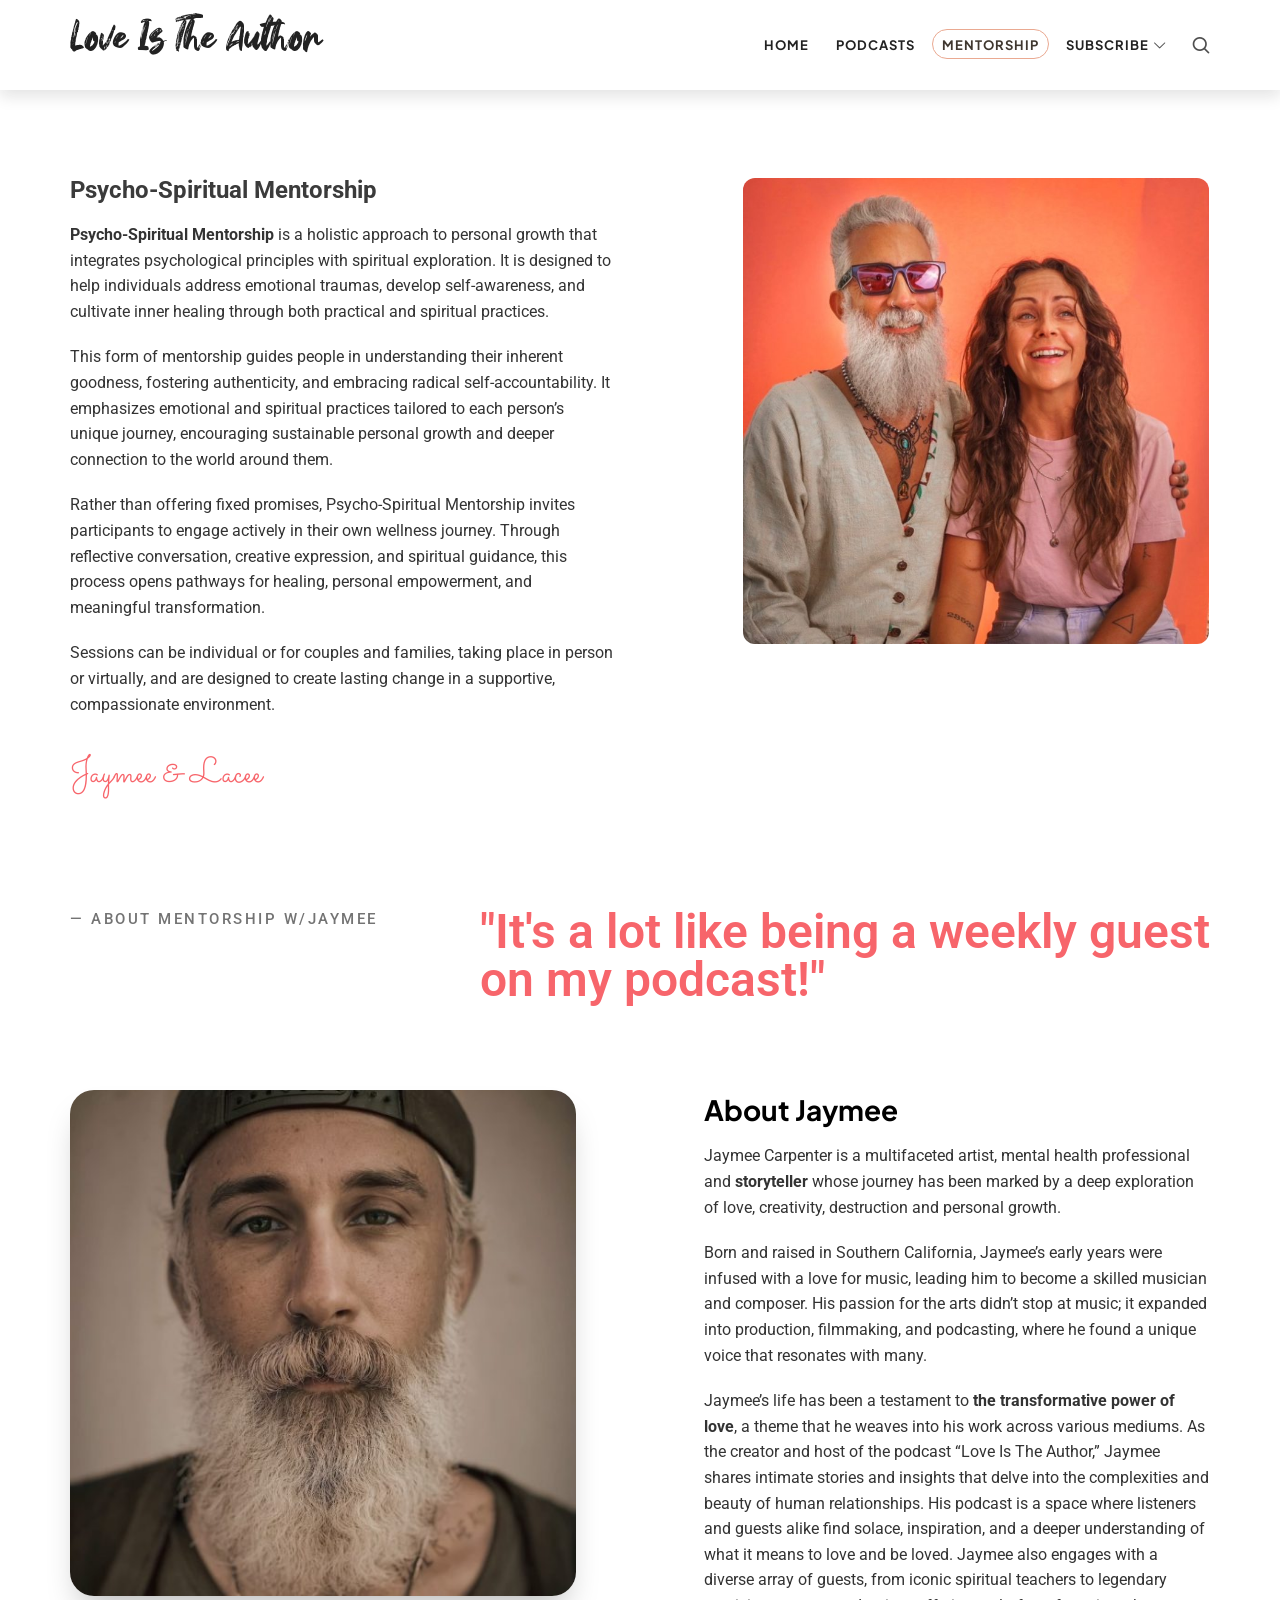
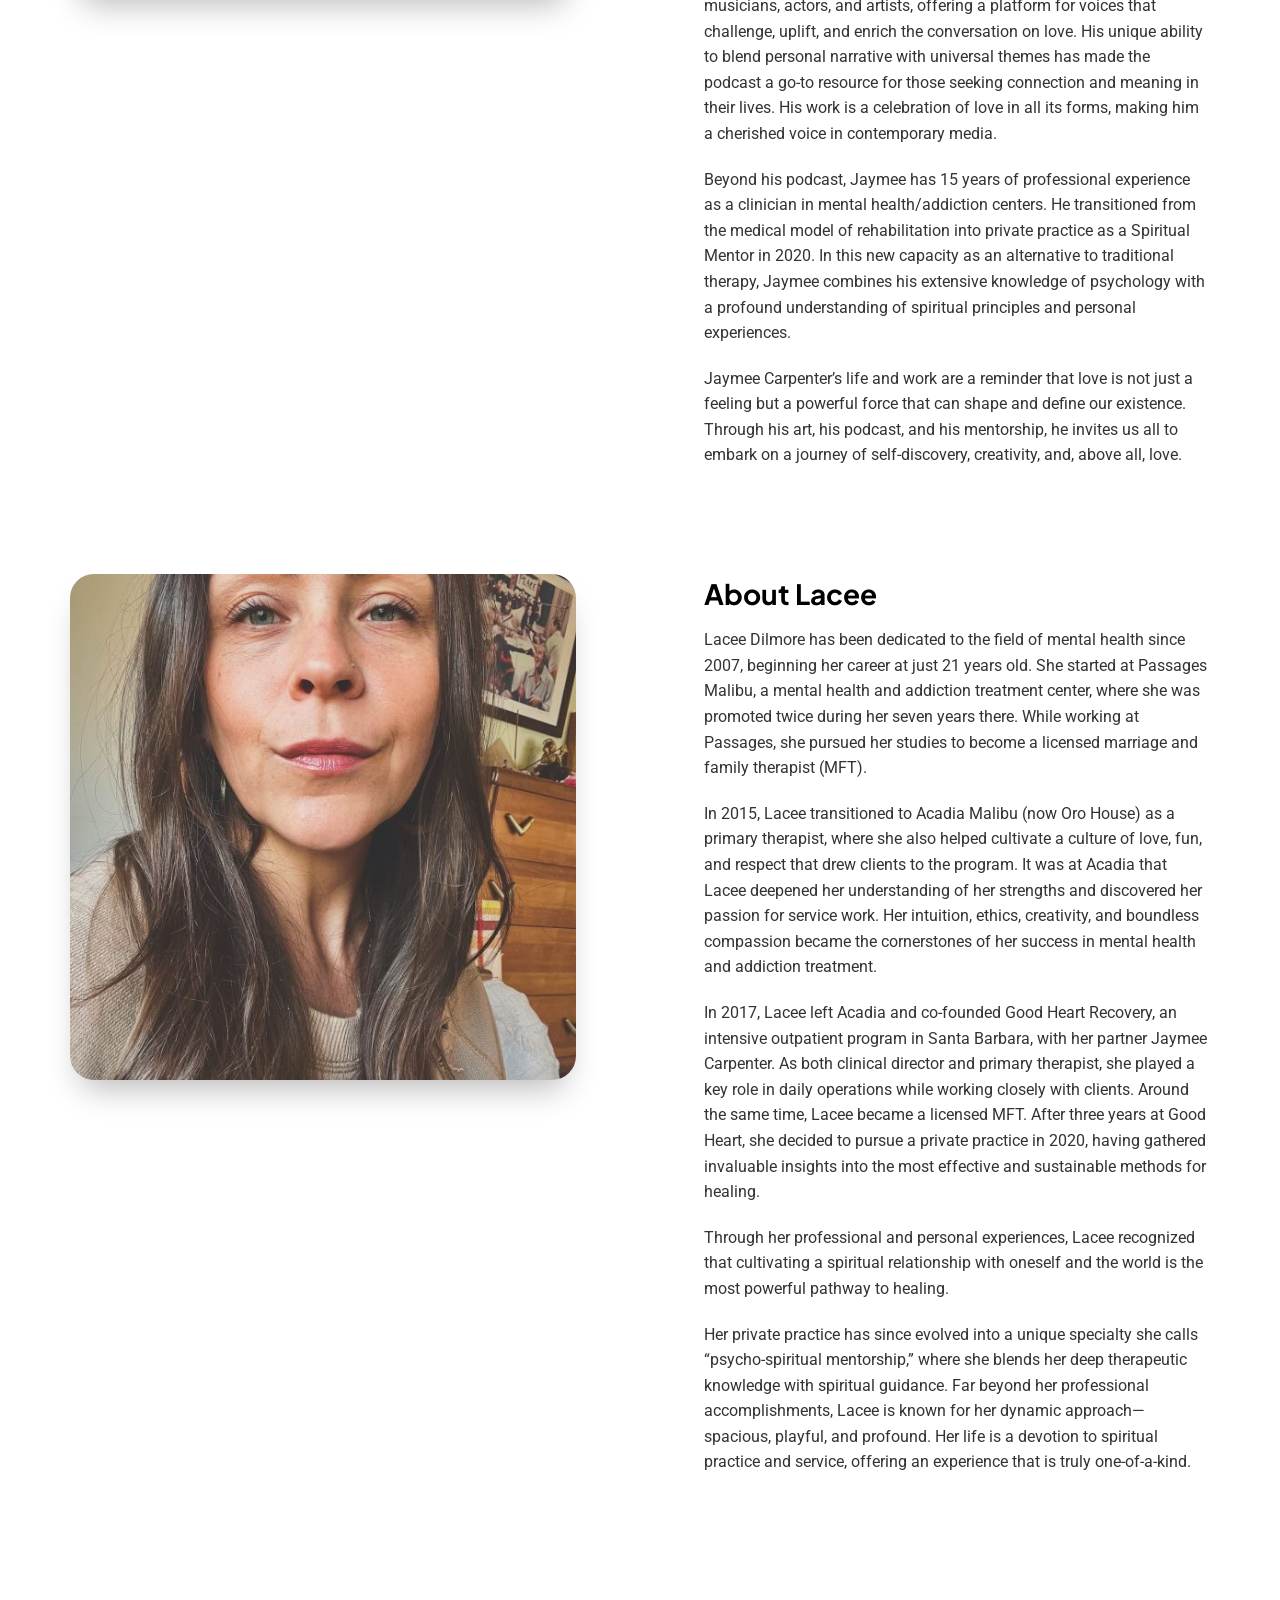
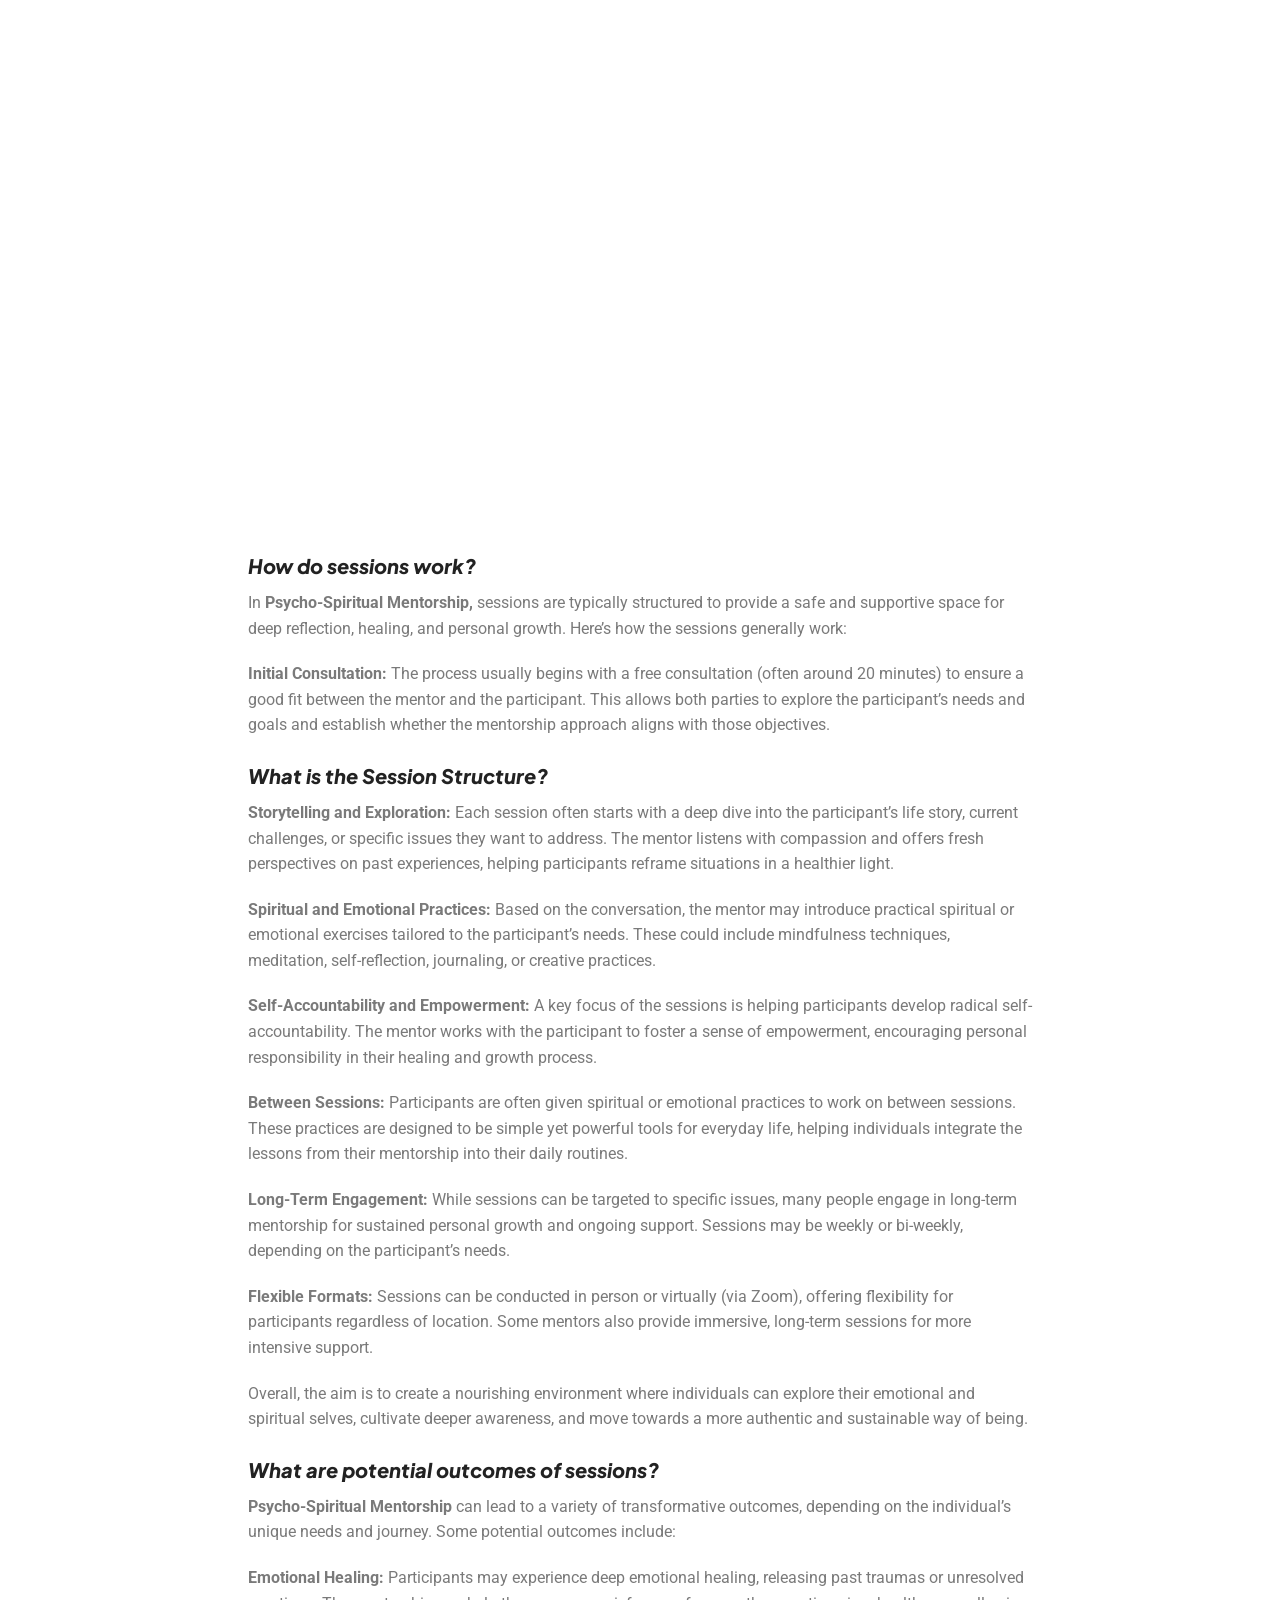
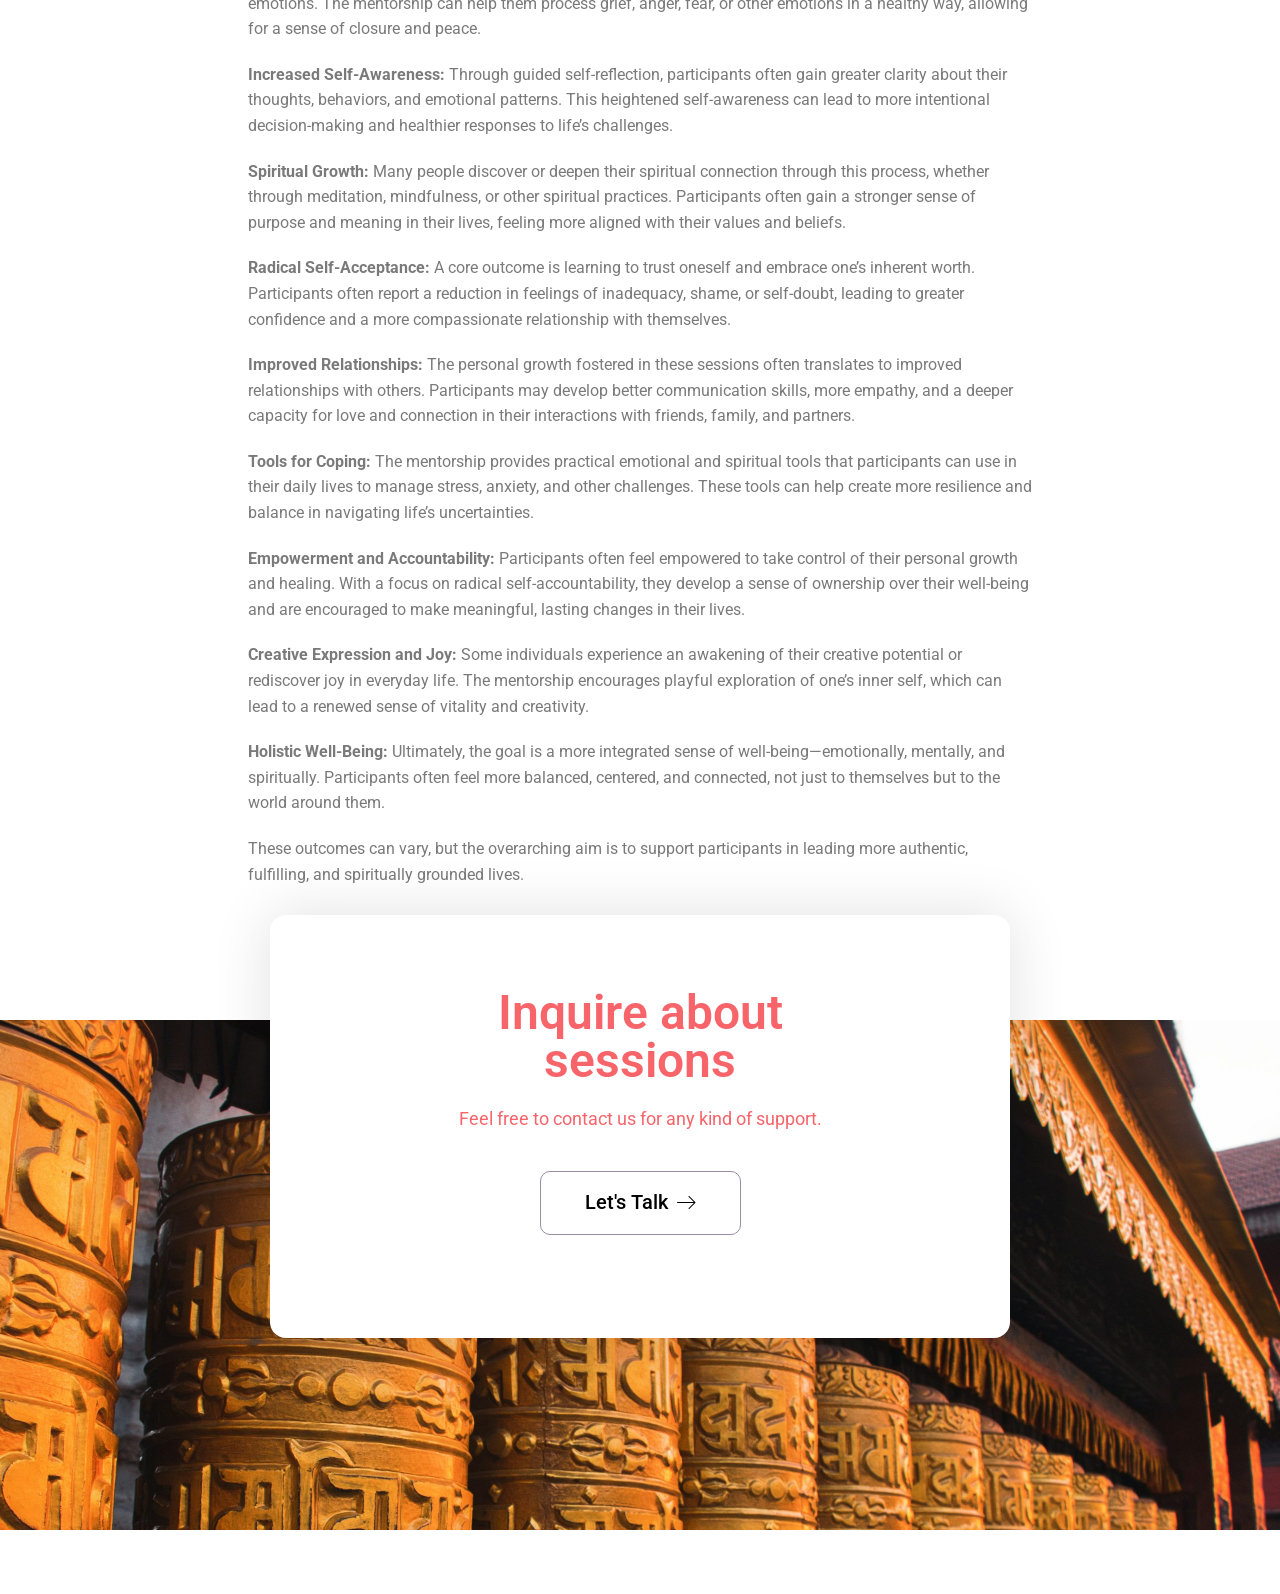
<file: mentorship/index.html>
<!doctype html>
<html lang="en-US" class="no-featured-area is-header-small is-body-full-width is-single-post-title-default is-post-title-align-center is-post-media-fixed is-blog-text-align-left is-meta-with-icons is-header-light is-header-full-width is-header-parallax-no is-menu-sticky is-menu-fixed-width is-menu-align-right is-menu-light is-submenu-light is-submenu-align-left is-menu-uppercase is-featured-area-fixed is-slider-buttons-center-margin is-slider-buttons-rounded is-slider-buttons-dark is-slider-title-default is-slider-parallax is-slider-title-none-uppercase is-slider-more-link-show is-slider-more-link-button-style is-slider-text-align-center is-slider-v-align-center is-slider-h-align-center is-link-box-title-default is-link-box-title-transform-none is-link-box-text-align-center is-link-box-v-align-center is-link-box-parallax is-intro-align-center is-intro-text-dark is-intro-parallax-no is-more-link-button-style is-about-author-minimal is-related-posts-parallax is-related-posts-overflow is-share-links-boxed is-tagcloud-minimal is-nav-single-rounded is-nav-single-no-animated is-comments-minimal is-comments-image-rounded is-comment-form-boxed is-comment-form-boxed-solid is-sidebar-right is-sidebar-sticky is-sidebar-align-left is-widget-title-align-left is-widget-bottomline is-trending-posts-default is-footer-subscribe-light is-footer-widgets-align-left is-footer-full-width is-meta-uppercase is-logo-hover-zoom-rotate is-sub-menu-ani-blur-in-up is-menu-hover-borders is-menu-hover-borders-round is-header-shadow-soft" data-title-ratio="0.5" data-link-box-title-ratio="0.5" data-generic-button-style="" data-header-bg-shape="">
<head>
	<meta charset="UTF-8">
					<meta name="viewport" content="width=device-width, initial-scale=1">
				<link rel="profile" href="http://gmpg.org/xfn/11">
	<meta name='robots' content='index, follow, max-image-preview:large, max-snippet:-1, max-video-preview:-1' />

	<!-- This site is optimized with the Yoast SEO plugin v28.7 - https://yoast.com/product/yoast-seo-wordpress/ -->
	<title>Mentorship - Love Is The Author</title>
<link data-rocket-prefetch href="https://fonts.googleapis.com" rel="dns-prefetch">
<link data-rocket-preload as="style" href="https://fonts.googleapis.com/css?family=Plus%20Jakarta%20Sans%3A100%2C100i%2C200%2C200i%2C300%2C300i%2C400%2C400i%2C500%2C500i%2C600%2C600i%2C700%2C700i%2C800%2C800i%2C900%2C900i%7CJost%3A100%2C100i%2C200%2C200i%2C300%2C300i%2C400%2C400i%2C500%2C500i%2C600%2C600i%2C700%2C700i%2C800%2C800i%2C900%2C900i&#038;display=swap" rel="preload">
<link href="https://fonts.googleapis.com/css?family=Plus%20Jakarta%20Sans%3A100%2C100i%2C200%2C200i%2C300%2C300i%2C400%2C400i%2C500%2C500i%2C600%2C600i%2C700%2C700i%2C800%2C800i%2C900%2C900i%7CJost%3A100%2C100i%2C200%2C200i%2C300%2C300i%2C400%2C400i%2C500%2C500i%2C600%2C600i%2C700%2C700i%2C800%2C800i%2C900%2C900i&#038;display=swap" media="print" onload="this.media=&#039;all&#039;" rel="stylesheet">
<noscript data-wpr-hosted-gf-parameters=""><link rel="stylesheet" href="https://fonts.googleapis.com/css?family=Plus%20Jakarta%20Sans%3A100%2C100i%2C200%2C200i%2C300%2C300i%2C400%2C400i%2C500%2C500i%2C600%2C600i%2C700%2C700i%2C800%2C800i%2C900%2C900i%7CJost%3A100%2C100i%2C200%2C200i%2C300%2C300i%2C400%2C400i%2C500%2C500i%2C600%2C600i%2C700%2C700i%2C800%2C800i%2C900%2C900i&#038;display=swap"></noscript><link rel="preload" data-rocket-preload as="image" href="../wp-content/uploads/2024/10/POTM_PORTRAITS-49.jpg" imagesrcset="https://www.loveistheauthor.com/wp-content/uploads/2024/10/POTM_PORTRAITS-49.jpg 779w, https://www.loveistheauthor.com/wp-content/uploads/2024/10/POTM_PORTRAITS-49-300x300.jpg 300w, https://www.loveistheauthor.com/wp-content/uploads/2024/10/POTM_PORTRAITS-49-150x150.jpg 150w, https://www.loveistheauthor.com/wp-content/uploads/2024/10/POTM_PORTRAITS-49-768x768.jpg 768w, https://www.loveistheauthor.com/wp-content/uploads/2024/10/POTM_PORTRAITS-49-550x550.jpg 550w, https://www.loveistheauthor.com/wp-content/uploads/2024/10/POTM_PORTRAITS-49-500x500.jpg 500w, https://www.loveistheauthor.com/wp-content/uploads/2024/10/POTM_PORTRAITS-49-600x600.jpg 600w, https://www.loveistheauthor.com/wp-content/uploads/2024/10/POTM_PORTRAITS-49-100x100.jpg 100w" imagesizes="(max-width: 710px) 100vw, 710px" fetchpriority="high">
	<link rel="canonical" href="../mentorship/index.html" />
	<meta property="og:locale" content="en_US" />
	<meta property="og:type" content="article" />
	<meta property="og:title" content="Mentorship - Love Is The Author" />
	<meta property="og:description" content="Psycho-Spiritual Mentorship Psycho-Spiritual Mentorship is a holistic approach to personal growth that integrates psychological principles with spiritual exploration. It is designed to help individuals address emotional traumas, develop self-awareness, and cultivate inner healing through both practical and spiritual practices. This form of mentorship guides people in understanding their inherent goodness, fostering authenticity, and embracing radical self-accountability. It emphasizes emotional and spiritual practices tailored to each... Read More" />
	<meta property="og:url" content="/mentorship/" />
	<meta property="og:site_name" content="Love Is The Author" />
	<meta property="article:modified_time" content="2024-10-30T20:50:14+00:00" />
	<meta property="og:image" content="https://lita.1000buddhas.co/wp-content/uploads/2024/10/POTM_PORTRAITS-49.jpg" />
	<meta name="twitter:card" content="summary_large_image" />
	<meta name="twitter:label1" content="Est. reading time" />
	<meta name="twitter:data1" content="9 minutes" />
	<script type="application/ld+json" class="yoast-schema-graph">{"@context":"https:\/\/schema.org","@graph":[{"@type":"WebPage","@id":"https:\/\/www.loveistheauthor.com\/mentorship\/","url":"https:\/\/www.loveistheauthor.com\/mentorship\/","name":"Mentorship - Love Is The Author","isPartOf":{"@id":"https:\/\/www.loveistheauthor.com\/#website"},"primaryImageOfPage":{"@id":"https:\/\/www.loveistheauthor.com\/mentorship\/#primaryimage"},"image":{"@id":"https:\/\/www.loveistheauthor.com\/mentorship\/#primaryimage"},"thumbnailUrl":"https:\/\/www.loveistheauthor.com\/wp-content\/uploads\/2024\/10\/POTM_PORTRAITS-49.jpg","datePublished":"2020-09-23T20:41:18+00:00","dateModified":"2024-10-30T20:50:14+00:00","breadcrumb":{"@id":"https:\/\/www.loveistheauthor.com\/mentorship\/#breadcrumb"},"inLanguage":"en-US","potentialAction":[{"@type":"ReadAction","target":["https:\/\/www.loveistheauthor.com\/mentorship\/"]}]},{"@type":"ImageObject","inLanguage":"en-US","@id":"https:\/\/www.loveistheauthor.com\/mentorship\/#primaryimage","url":"https:\/\/www.loveistheauthor.com\/wp-content\/uploads\/2024\/10\/POTM_PORTRAITS-49.jpg","contentUrl":"https:\/\/www.loveistheauthor.com\/wp-content\/uploads\/2024\/10\/POTM_PORTRAITS-49.jpg","width":779,"height":779},{"@type":"BreadcrumbList","@id":"https:\/\/www.loveistheauthor.com\/mentorship\/#breadcrumb","itemListElement":[{"@type":"ListItem","position":1,"name":"Home","item":"https:\/\/www.loveistheauthor.com\/"},{"@type":"ListItem","position":2,"name":"Mentorship"}]},{"@type":"WebSite","@id":"https:\/\/www.loveistheauthor.com\/#website","url":"https:\/\/www.loveistheauthor.com\/","name":"Love Is The Author","description":"Jaymee Carpenter","potentialAction":[{"@type":"SearchAction","target":{"@type":"EntryPoint","urlTemplate":"https:\/\/www.loveistheauthor.com\/?s={search_term_string}"},"query-input":{"@type":"PropertyValueSpecification","valueRequired":true,"valueName":"search_term_string"}}],"inLanguage":"en-US"}]}</script>
	<!-- / Yoast SEO plugin. -->


<link rel='dns-prefetch' href='../index.html' />
<link rel='dns-prefetch' href='https://fonts.googleapis.com/' />
<link href='https://fonts.gstatic.com' crossorigin rel='preconnect' />
<link rel="alternate" type="application/rss+xml" title="Love Is The Author &raquo; Feed" href="../feed/index.html" />
<link rel="alternate" title="oEmbed (JSON)" type="application/json+oembed" href="../wp-json/oembed/1.0/embed_url=https:%252F%252Fwww.loveistheauthor.com%252Fmentorship%252F" />
<link rel="alternate" title="oEmbed (XML)" type="text/xml+oembed" href="../wp-json/oembed/1.0/embed_url=https:%252F%252Fwww.loveistheauthor.com%252Fmentorship%252F&amp;format=xml" />
<style id="wp-img-auto-sizes-contain-inline-css">
img:is([sizes=auto i],[sizes^="auto," i]){contain-intrinsic-size:3000px 1500px}
/*# sourceURL=wp-img-auto-sizes-contain-inline-css */
</style>
<link rel='stylesheet' id='ssp-castos-player-css' href='/wp-content/plugins/seriously-simple-podcasting/assets/css/castos-player.min.css_ver=3.17.1.css' media='all' />
<link rel='stylesheet' id='ssp-subscribe-buttons-css' href='/wp-content/plugins/seriously-simple-podcasting/assets/css/subscribe-buttons.css_ver=3.17.1.css' media='all' />
<style id="wp-emoji-styles-inline-css">

	img.wp-smiley, img.emoji {
		display: inline !important;
		border: none !important;
		box-shadow: none !important;
		height: 1em !important;
		width: 1em !important;
		margin: 0 0.07em !important;
		vertical-align: -0.1em !important;
		background: none !important;
		padding: 0 !important;
	}
/*# sourceURL=wp-emoji-styles-inline-css */
</style>
<style id="classic-theme-styles-inline-css">
/*! This file is auto-generated */
.wp-block-button__link{color:#fff;background-color:#32373c;border-radius:9999px;box-shadow:none;text-decoration:none;padding:calc(.667em + 2px) calc(1.333em + 2px);font-size:1.125em}.wp-block-file__button{background:#32373c;color:#fff;text-decoration:none}
/*# sourceURL=/wp-includes/css/classic-themes.min.css */
</style>
<style id="global-styles-inline-css">
:root{--wp--preset--aspect-ratio--square: 1;--wp--preset--aspect-ratio--4-3: 4/3;--wp--preset--aspect-ratio--3-4: 3/4;--wp--preset--aspect-ratio--3-2: 3/2;--wp--preset--aspect-ratio--2-3: 2/3;--wp--preset--aspect-ratio--16-9: 16/9;--wp--preset--aspect-ratio--9-16: 9/16;--wp--preset--color--black: #000000;--wp--preset--color--cyan-bluish-gray: #abb8c3;--wp--preset--color--white: #ffffff;--wp--preset--color--pale-pink: #f78da7;--wp--preset--color--vivid-red: #cf2e2e;--wp--preset--color--luminous-vivid-orange: #ff6900;--wp--preset--color--luminous-vivid-amber: #fcb900;--wp--preset--color--light-green-cyan: #7bdcb5;--wp--preset--color--vivid-green-cyan: #00d084;--wp--preset--color--pale-cyan-blue: #8ed1fc;--wp--preset--color--vivid-cyan-blue: #0693e3;--wp--preset--color--vivid-purple: #9b51e0;--wp--preset--gradient--vivid-cyan-blue-to-vivid-purple: linear-gradient(135deg,rgb(6,147,227) 0%,rgb(155,81,224) 100%);--wp--preset--gradient--light-green-cyan-to-vivid-green-cyan: linear-gradient(135deg,rgb(122,220,180) 0%,rgb(0,208,130) 100%);--wp--preset--gradient--luminous-vivid-amber-to-luminous-vivid-orange: linear-gradient(135deg,rgb(252,185,0) 0%,rgb(255,105,0) 100%);--wp--preset--gradient--luminous-vivid-orange-to-vivid-red: linear-gradient(135deg,rgb(255,105,0) 0%,rgb(207,46,46) 100%);--wp--preset--gradient--very-light-gray-to-cyan-bluish-gray: linear-gradient(135deg,rgb(238,238,238) 0%,rgb(169,184,195) 100%);--wp--preset--gradient--cool-to-warm-spectrum: linear-gradient(135deg,rgb(74,234,220) 0%,rgb(151,120,209) 20%,rgb(207,42,186) 40%,rgb(238,44,130) 60%,rgb(251,105,98) 80%,rgb(254,248,76) 100%);--wp--preset--gradient--blush-light-purple: linear-gradient(135deg,rgb(255,206,236) 0%,rgb(152,150,240) 100%);--wp--preset--gradient--blush-bordeaux: linear-gradient(135deg,rgb(254,205,165) 0%,rgb(254,45,45) 50%,rgb(107,0,62) 100%);--wp--preset--gradient--luminous-dusk: linear-gradient(135deg,rgb(255,203,112) 0%,rgb(199,81,192) 50%,rgb(65,88,208) 100%);--wp--preset--gradient--pale-ocean: linear-gradient(135deg,rgb(255,245,203) 0%,rgb(182,227,212) 50%,rgb(51,167,181) 100%);--wp--preset--gradient--electric-grass: linear-gradient(135deg,rgb(202,248,128) 0%,rgb(113,206,126) 100%);--wp--preset--gradient--midnight: linear-gradient(135deg,rgb(2,3,129) 0%,rgb(40,116,252) 100%);--wp--preset--font-size--small: 13px;--wp--preset--font-size--medium: 20px;--wp--preset--font-size--large: 36px;--wp--preset--font-size--x-large: 42px;--wp--preset--spacing--20: 0.44rem;--wp--preset--spacing--30: 0.67rem;--wp--preset--spacing--40: 1rem;--wp--preset--spacing--50: 1.5rem;--wp--preset--spacing--60: 2.25rem;--wp--preset--spacing--70: 3.38rem;--wp--preset--spacing--80: 5.06rem;--wp--preset--shadow--natural: 6px 6px 9px rgba(0, 0, 0, 0.2);--wp--preset--shadow--deep: 12px 12px 50px rgba(0, 0, 0, 0.4);--wp--preset--shadow--sharp: 6px 6px 0px rgba(0, 0, 0, 0.2);--wp--preset--shadow--outlined: 6px 6px 0px -3px rgb(255, 255, 255), 6px 6px rgb(0, 0, 0);--wp--preset--shadow--crisp: 6px 6px 0px rgb(0, 0, 0);}.wp-block-button{--wp--preset--dimension--25: 25%;--wp--preset--dimension--50: 50%;--wp--preset--dimension--75: 75%;--wp--preset--dimension--100: 100%;}:where(body) { margin: 0; }:where(.wp-site-blocks) > * { margin-block-start: 24px; margin-block-end: 0; }:where(.wp-site-blocks) > :first-child { margin-block-start: 0; }:where(.wp-site-blocks) > :last-child { margin-block-end: 0; }:root { --wp--style--block-gap: 24px; }:root :where(.is-layout-flow) > :first-child{margin-block-start: 0;}:root :where(.is-layout-flow) > :last-child{margin-block-end: 0;}:root :where(.is-layout-flow) > *{margin-block-start: 24px;margin-block-end: 0;}:root :where(.is-layout-constrained) > :first-child{margin-block-start: 0;}:root :where(.is-layout-constrained) > :last-child{margin-block-end: 0;}:root :where(.is-layout-constrained) > *{margin-block-start: 24px;margin-block-end: 0;}:root :where(.is-layout-flex){gap: 24px;}:root :where(.is-layout-grid){gap: 24px;}body .is-layout-flex{display: flex;}.is-layout-flex{flex-wrap: wrap;align-items: center;}.is-layout-flex > :is(*, div){margin: 0;}body .is-layout-grid{display: grid;}.is-layout-grid > :is(*, div){margin: 0;}body{padding-top: 0px;padding-right: 0px;padding-bottom: 0px;padding-left: 0px;}:root :where(.wp-element-button, .wp-block-button__link){background-color: #32373c;border-width: 0;color: #fff;font-family: inherit;font-size: inherit;font-style: inherit;font-weight: inherit;letter-spacing: inherit;line-height: inherit;padding-top: calc(0.667em + 2px);padding-right: calc(1.333em + 2px);padding-bottom: calc(0.667em + 2px);padding-left: calc(1.333em + 2px);text-decoration: none;text-transform: inherit;}.has-black-color{color: var(--wp--preset--color--black) !important;}.has-cyan-bluish-gray-color{color: var(--wp--preset--color--cyan-bluish-gray) !important;}.has-white-color{color: var(--wp--preset--color--white) !important;}.has-pale-pink-color{color: var(--wp--preset--color--pale-pink) !important;}.has-vivid-red-color{color: var(--wp--preset--color--vivid-red) !important;}.has-luminous-vivid-orange-color{color: var(--wp--preset--color--luminous-vivid-orange) !important;}.has-luminous-vivid-amber-color{color: var(--wp--preset--color--luminous-vivid-amber) !important;}.has-light-green-cyan-color{color: var(--wp--preset--color--light-green-cyan) !important;}.has-vivid-green-cyan-color{color: var(--wp--preset--color--vivid-green-cyan) !important;}.has-pale-cyan-blue-color{color: var(--wp--preset--color--pale-cyan-blue) !important;}.has-vivid-cyan-blue-color{color: var(--wp--preset--color--vivid-cyan-blue) !important;}.has-vivid-purple-color{color: var(--wp--preset--color--vivid-purple) !important;}.has-black-background-color{background-color: var(--wp--preset--color--black) !important;}.has-cyan-bluish-gray-background-color{background-color: var(--wp--preset--color--cyan-bluish-gray) !important;}.has-white-background-color{background-color: var(--wp--preset--color--white) !important;}.has-pale-pink-background-color{background-color: var(--wp--preset--color--pale-pink) !important;}.has-vivid-red-background-color{background-color: var(--wp--preset--color--vivid-red) !important;}.has-luminous-vivid-orange-background-color{background-color: var(--wp--preset--color--luminous-vivid-orange) !important;}.has-luminous-vivid-amber-background-color{background-color: var(--wp--preset--color--luminous-vivid-amber) !important;}.has-light-green-cyan-background-color{background-color: var(--wp--preset--color--light-green-cyan) !important;}.has-vivid-green-cyan-background-color{background-color: var(--wp--preset--color--vivid-green-cyan) !important;}.has-pale-cyan-blue-background-color{background-color: var(--wp--preset--color--pale-cyan-blue) !important;}.has-vivid-cyan-blue-background-color{background-color: var(--wp--preset--color--vivid-cyan-blue) !important;}.has-vivid-purple-background-color{background-color: var(--wp--preset--color--vivid-purple) !important;}.has-black-border-color{border-color: var(--wp--preset--color--black) !important;}.has-cyan-bluish-gray-border-color{border-color: var(--wp--preset--color--cyan-bluish-gray) !important;}.has-white-border-color{border-color: var(--wp--preset--color--white) !important;}.has-pale-pink-border-color{border-color: var(--wp--preset--color--pale-pink) !important;}.has-vivid-red-border-color{border-color: var(--wp--preset--color--vivid-red) !important;}.has-luminous-vivid-orange-border-color{border-color: var(--wp--preset--color--luminous-vivid-orange) !important;}.has-luminous-vivid-amber-border-color{border-color: var(--wp--preset--color--luminous-vivid-amber) !important;}.has-light-green-cyan-border-color{border-color: var(--wp--preset--color--light-green-cyan) !important;}.has-vivid-green-cyan-border-color{border-color: var(--wp--preset--color--vivid-green-cyan) !important;}.has-pale-cyan-blue-border-color{border-color: var(--wp--preset--color--pale-cyan-blue) !important;}.has-vivid-cyan-blue-border-color{border-color: var(--wp--preset--color--vivid-cyan-blue) !important;}.has-vivid-purple-border-color{border-color: var(--wp--preset--color--vivid-purple) !important;}.has-vivid-cyan-blue-to-vivid-purple-gradient-background{background: var(--wp--preset--gradient--vivid-cyan-blue-to-vivid-purple) !important;}.has-light-green-cyan-to-vivid-green-cyan-gradient-background{background: var(--wp--preset--gradient--light-green-cyan-to-vivid-green-cyan) !important;}.has-luminous-vivid-amber-to-luminous-vivid-orange-gradient-background{background: var(--wp--preset--gradient--luminous-vivid-amber-to-luminous-vivid-orange) !important;}.has-luminous-vivid-orange-to-vivid-red-gradient-background{background: var(--wp--preset--gradient--luminous-vivid-orange-to-vivid-red) !important;}.has-very-light-gray-to-cyan-bluish-gray-gradient-background{background: var(--wp--preset--gradient--very-light-gray-to-cyan-bluish-gray) !important;}.has-cool-to-warm-spectrum-gradient-background{background: var(--wp--preset--gradient--cool-to-warm-spectrum) !important;}.has-blush-light-purple-gradient-background{background: var(--wp--preset--gradient--blush-light-purple) !important;}.has-blush-bordeaux-gradient-background{background: var(--wp--preset--gradient--blush-bordeaux) !important;}.has-luminous-dusk-gradient-background{background: var(--wp--preset--gradient--luminous-dusk) !important;}.has-pale-ocean-gradient-background{background: var(--wp--preset--gradient--pale-ocean) !important;}.has-electric-grass-gradient-background{background: var(--wp--preset--gradient--electric-grass) !important;}.has-midnight-gradient-background{background: var(--wp--preset--gradient--midnight) !important;}.has-small-font-size{font-size: var(--wp--preset--font-size--small) !important;}.has-medium-font-size{font-size: var(--wp--preset--font-size--medium) !important;}.has-large-font-size{font-size: var(--wp--preset--font-size--large) !important;}.has-x-large-font-size{font-size: var(--wp--preset--font-size--x-large) !important;}
:root :where(.wp-block-icon svg){width: 24px;}
:root :where(.wp-block-pullquote){font-size: 1.5em;line-height: 1.6;}
/*# sourceURL=global-styles-inline-css */
</style>
<link rel='stylesheet' id='irecommendthis-css' href='/wp-content/plugins/i-recommend-this/assets/css/irecommendthis-heart.css_ver=4.0.1.css' media='all' />
<link rel='stylesheet' id='fontello-css' href='/wp-content/plugins/pixelwars-core/themes/global/css/fonts/fontello/css/fontello.css' media='all' />
<link rel='stylesheet' id='pixelwars-core-shortcodes-css' href='/wp-content/plugins/pixelwars-core/themes/global/css/shortcodes.css' media='all' />
<link rel='stylesheet' id='podcasty-parent-style-css' href='/wp-content/themes/podcasty/style.css_ver=7.1.3.css' media='all' />
<link rel='stylesheet' id='podcasty-font-hey-october-css' href='/wp-content/themes/podcasty/css/fonts/hey-october/stylesheet.css_ver=7.1.3.css' media='all' />
<link rel='stylesheet' id='podcasty-font-texgyreadventor-css' href='/wp-content/themes/podcasty/css/fonts/texgyreadventor/stylesheet.css_ver=7.1.3.css' media='all' />
<link rel='stylesheet' id='podcasty-font-now-css' href='/wp-content/themes/podcasty/css/fonts/now/stylesheet.css_ver=7.1.3.css' media='all' />

<link rel='stylesheet' id='normalize-css' href='/wp-content/themes/podcasty/css/normalize.css_ver=7.1.3.css' media='all' />
<link rel='stylesheet' id='bootstrap-css' href='/wp-content/themes/podcasty/css/bootstrap.css_ver=7.1.3.css' media='all' />
<link rel='stylesheet' id='fluidbox-css' href='/wp-content/themes/podcasty/js/fluidbox/fluidbox.css_ver=7.1.3.css' media='all' />
<link rel='stylesheet' id='magnific-popup-css' href='../wp-content/plugins/elementskit-lite/assets/libs/magnific-popup/magnific-popup.css_ver=1793043695.css' media='all' />
<link rel='stylesheet' id='owl-carousel-css' href='/wp-content/themes/podcasty/js/owl-carousel/owl.carousel.css_ver=7.1.3.css' media='all' />
<link rel='stylesheet' id='podcasty-main-css' href='/wp-content/themes/podcasty/css/main.css_ver=7.1.3.css' media='all' />
<link rel='stylesheet' id='podcasty-768-css' href='/wp-content/themes/podcasty/css/768.css_ver=7.1.3.css' media='all' />
<link rel='stylesheet' id='podcasty-992-css' href='/wp-content/themes/podcasty/css/992.css_ver=7.1.3.css' media='all' />
<link rel='stylesheet' id='podcasty-style-css' href='/wp-content/themes/lita/style.css_ver=7.1.3.css' media='all' />
<style id="podcasty-style-inline-css">
.site-title { font-family: 'Hey October', sans-serif; }

.nav-menu, .entry-meta, .owl-nav, label, .page-links, .navigation, .entry-title i, .site-info, .filters { font-family: 'Plus Jakarta Sans'; }

.widget-title { font-family: 'TeXGyreAdventor', sans-serif; }

h1, .entry-title, .footer-subscribe h3, .widget_categories ul li, .widget_recent_entries ul li a, .widget_pages ul li, .widget_nav_menu ul li, .widget_archive ul li, .widget_most_recommended_posts ul li a, .widget_calendar table caption, .tptn_title, .nav-single a, .widget_recent_comments ul li, .widget_product_categories ul li, .widget_meta ul li, .widget_rss ul a.rsswidget { font-family: 'Plus Jakarta Sans'; }

h2, h3, h4, h5, h6, blockquote, .tab-titles { font-family: 'Plus Jakarta Sans'; }

.slider-box .entry-title { font-family: 'Now', sans-serif; }

.link-box .entry-title { font-family: 'Now', sans-serif; }

.button, button, html .elementor-button, html .ekit-wid-con .elementskit-btn, html .ekit-wid-con .ekit_creative_button, .more-link { font-family: 'Jost'; }

@media screen and (min-width: 992px) { .site-header .site-title { font-size: 40px; } }

@media screen and (min-width: 992px) { .is-header-smaller .site-header.clone .site-title { font-size: 40px; } }

@media screen and (min-width: 992px) { html { font-size: 16px; } }

@media screen and (min-width: 992px) { .nav-menu > ul { font-size: 13px; } }

@media screen and (min-width: 992px) { .blog-stream .entry-content { font-size: 16px; } }

@media screen and (min-width: 992px) { .blog-stream.blog-small .entry-content { font-size: 14px; } }

.widget-title { font-size: 13px; }

@media screen and (min-width: 992px) { .nav-menu ul ul { font-size: 13px; } }

.site-footer .site-info { font-size: 13px; }

.site-title { font-weight: 400; }

h1, .entry-title, .footer-subscribe h3 { font-weight: 700; }

h2, h3, h4, h5, h6, blockquote, .comment-meta .fn { font-weight: 700; }

.slider-box .entry-title { font-weight: 700; }

.widget-title { font-weight: 700; }

@media screen and (min-width: 992px) { .nav-menu > ul { font-weight: 700; } }

@media screen and (min-width: 992px) { .nav-menu ul ul { font-weight: 700; } }

.link-box .entry-title { font-weight: 700; }

.site-footer .site-info { font-weight: 700; }

.entry-meta { font-weight: 700; }

@media screen and (min-width: 992px) { .nav-menu ul ul { letter-spacing: 1px; } }

.widget-title { letter-spacing: 3px; }

.site-footer .site-info { letter-spacing: 3px; }

h1, .entry-title, .footer-subscribe h3, .widget_categories ul li, .widget_recent_entries ul li, .widget_pages ul li, .widget_archive ul li, .widget_calendar table caption, .tptn_title, .nav-single a { text-transform: none; }

@media screen and (min-width: 992px) { html { line-height: 1.6; } }

.layout-medium, .is-header-row .header-wrap-inner, .is-header-small .header-wrap-inner, .is-menu-bar.is-menu-fixed-bg .menu-wrap, .is-header-fixed-width .header-wrap, .is-header-fixed-width.is-menu-bar .site-navigation, .is-header-float-box:not(.is-header-float-box-menu) .site-header:not(.clone) .header-wrap, .is-header-float-box.is-menu-bar .site-header:not(.clone) .site-navigation:not(.clone), .is-body-boxed .site, .is-body-boxed .header-wrap, .is-body-boxed.is-menu-bar .site-navigation, .is-body-boxed:not(.is-menu-bar) .site-header, .is-middle-boxed .site-main, .intro-content, .is-footer-boxed .site-footer, .is-content-boxed .site-main .layout-fixed, .top-bar .top-bar-wrap, .is-top-bar-fixed .top-bar, .is-top-bar-fixed-bg .top-bar, .is-menu-bottom.is-menu-bottom-overflow .site-header:not(.clone) .site-navigation:not(.clone) .menu-wrap, .site-branding-wrap, .is-header-border-fixed .header-wrap:after, .is-header-border-fixed .menu-wrap:after, html .tutor-container, html .lp-content-area, html .learn-press-breadcrumb { max-width: 1140px; margin-left: auto; margin-right: auto; }

a { color: #d84156; }

a:hover { color: #c60035; }

.site-header .header-wrap { background-color: #ffffff; }

html:not(.is-menu-bottom) .site-header .header-bg-shape { color: #ffffff; }

@media screen and (min-width: 992px) { .nav-menu > ul > li.current-menu-item > a { color: #3f372f !important; } }

@media screen and (min-width: 992px) { .nav-menu li.current-menu-item > a .link-text:before { background-color: #eaa991 !important; border-color: #eaa991 !important; } }

@media screen and (min-width: 992px) { html .nav-menu > ul > li > a:hover, .nav-menu > ul > li.has-submenu:hover > a { color: #2d2d2d; } }

@media screen and (min-width: 992px) { html.loaded .nav-menu ul li a .link-text:before, .nav-menu li.has-submenu:hover > a .link-text:before { background-color: #ffd7c1; border-color: #ffd7c1; } }

body { color: #2b2b2b; }

body { background: #ffffff; }

.site .footer-subscribe { background: #ffffff; }

.top-bar, .top-bar select option { background-color: #171717; }

.header-wrap:after { color: #222222; }

.is-menu-bar .menu-wrap:after { color: #222222; }
/*# sourceURL=podcasty-style-inline-css */
</style>
<link rel='stylesheet' id='elementor-frontend-css' href='/wp-content/plugins/elementor/assets/css/frontend.min.css_ver=4.3.5.css' media='all' />
<link rel='stylesheet' id='elementor-post-4306-css' href='/wp-content/uploads/elementor/css/post-4306.css_ver=1793043695.css' media='all' />
<link rel='stylesheet' id='widget-heading-css' href='/wp-content/plugins/elementor/assets/css/widget-heading.min.css_ver=4.3.5.css' media='all' />
<link rel='stylesheet' id='widget-image-css' href='/wp-content/plugins/elementor/assets/css/widget-image.min.css_ver=4.3.5.css' media='all' />
<link rel='stylesheet' id='widget-spacer-css' href='/wp-content/plugins/elementor/assets/css/widget-spacer.min.css_ver=4.3.5.css' media='all' />
<link rel='stylesheet' id='ekit-widget-common-css' href='/wp-content/plugins/elementskit-lite/widgets/init/assets/css/common.css_ver=4.0.9.css' media='all' />
<link rel='stylesheet' id='ekit-testimonial-css' href='/wp-content/plugins/elementskit-lite/widgets/init/assets/css/testimonial.css_ver=4.0.9.css' media='all' />
<link rel='stylesheet' id='swiper-css' href='/wp-content/plugins/elementor/assets/lib/swiper/v8/css/swiper.min.css_ver=8.4.5.css' media='all' />
<link rel='stylesheet' id='elementor-post-6-css' href='/wp-content/uploads/elementor/css/post-6.css_ver=1793020944.css' media='all' />
<link rel='stylesheet' id='e-animation-slideInUp-css' href='/wp-content/plugins/elementor/assets/lib/animations/styles/slideInUp.min.css_ver=4.3.5.css' media='all' />
<link rel='stylesheet' id='elementor-gf-local-roboto-css' href='../wp-content/uploads/elementor/google-fonts/css/roboto.css_ver=1753274518.css' media='all' />
<link rel='stylesheet' id='elementor-gf-local-sacramento-css' href='../wp-content/uploads/elementor/google-fonts/css/sacramento.css_ver=1753274762.css' media='all' />
<link rel='stylesheet' id='elementor-gf-local-robotoslab-css' href='../wp-content/uploads/elementor/google-fonts/css/robotoslab.css_ver=1753274524.css' media='all' />
<link rel='stylesheet' id='elementor-icons-ekiticons-css' href='/wp-content/plugins/elementskit-lite/modules/elementskit-icon-pack/assets/css/ekiticons.css_ver=4.0.9.css' media='all' />
<script type='text/javascript'>
		var elementskit = {
			resturl: 'https://www.loveistheauthor.com/wp-json/elementskit/v1/',
		}

		</script><script id="jquery-core-js" src="/wp-includes/js/jquery/jquery.min.js_ver=3.7.1"></script>
<script id="jquery-migrate-js" src="/wp-includes/js/jquery/jquery-migrate.min.js_ver=3.4.1"></script>
<link rel="https://api.w.org/" href="../wp-json/index.html" /><link rel="alternate" title="JSON" type="application/json" href="../wp-json/wp/v2/pages/4306" /><link rel="EditURI" type="application/rsd+xml" title="RSD" href="https://www.loveistheauthor.com/xmlrpc.php?rsd" />
<meta name="generator" content="WordPress 7.1.3" />
<meta name="generator" content="Seriously Simple Podcasting 3.17.1" />
<link rel='shortlink' href='../mentorship/index.html' />

<link rel="alternate" type="application/rss+xml" title="Podcast RSS feed" href="../feed/podcast" />

		<style type="text/css">.pp-podcast {opacity: 0;}</style>
		<meta name="generator" content="Elementor 4.3.5; features: e_font_icon_svg, additional_custom_breakpoints; settings: css_print_method-external, google_font-enabled, font_display-swap">
			<style>
				.e-con.e-parent:nth-of-type(n+4):not(.e-lazyloaded):not(.e-no-lazyload),
				.e-con.e-parent:nth-of-type(n+4):not(.e-lazyloaded):not(.e-no-lazyload) * {
					background-image: none !important;
				}
				@media screen and (max-height: 1024px) {
					.e-con.e-parent:nth-of-type(n+3):not(.e-lazyloaded):not(.e-no-lazyload),
					.e-con.e-parent:nth-of-type(n+3):not(.e-lazyloaded):not(.e-no-lazyload) * {
						background-image: none !important;
					}
				}
				@media screen and (max-height: 640px) {
					.e-con.e-parent:nth-of-type(n+2):not(.e-lazyloaded):not(.e-no-lazyload),
					.e-con.e-parent:nth-of-type(n+2):not(.e-lazyloaded):not(.e-no-lazyload) * {
						background-image: none !important;
					}
				}
			</style>
			<link rel="icon" href="../wp-content/uploads/2024/08/cropped-5323747-1698535062567-820376e5305d1-scaled-1-32x32.jpg" sizes="32x32" />
<link rel="icon" href="../wp-content/uploads/2024/08/cropped-5323747-1698535062567-820376e5305d1-scaled-1-192x192.jpg" sizes="192x192" />
<link rel="apple-touch-icon" href="../wp-content/uploads/2024/08/cropped-5323747-1698535062567-820376e5305d1-scaled-1-180x180.jpg" />
<meta name="msapplication-TileImage" content="https://www.loveistheauthor.com/wp-content/uploads/2024/08/cropped-5323747-1698535062567-820376e5305d1-scaled-1-270x270.jpg" />
<style id="wp-custom-css">
@media(max-width:768px){
	html{
    font-size: 16px;
		line-height:22px;
}
	#home_solocasts .btn-wraper{margin-bottom:15px;}
	.hide-mobile{display:none;}
	#mentor_about_with_jaymee .elementor-element-populated{margin-bottom:0;}
	#mentor_about_with_jaymee h1.elementor-heading-title{margin-bottom:25px;}
	
	#podcasts_testimonials{padding:0 !important;}
	nav .search-toggle{display:none !important;}
}
</style>
<style id="rocket-lazyrender-inline-css">[data-wpr-lazyrender] {content-visibility: auto;}</style><meta name="generator" content="WP Rocket 3.23.3.3" data-wpr-features="wpr_preconnect_external_domains wpr_automatic_lazy_rendering wpr_oci wpr_cdn wpr_desktop" /></head>

<body class="wp-singular page-template page-template-elementor_header_footer page page-id-4306 wp-theme-podcasty wp-child-theme-lita elementor-default elementor-template-full-width elementor-kit-6 elementor-page elementor-page-4306">
		    <div  id="page" class="hfeed site">
				
        <header  id="masthead" class="site-header" role="banner">
						<div  class="header-wrap" data-parallax-video="">
				<div class="header-wrap-inner">
					<div class="site-branding">
						<div class="site-branding-wrap">
							<div class="site-branding-left">
															</div> <!-- .site-branding-left -->
							
							<div class="site-branding-center">
																				<h1 class="site-title">
													<a href="../index.html" rel="home">
														<span class="screen-reader-text">
															Love Is The Author														</span>
														<span class="site-title-text">
															Love Is The Author														</span>
													</a>
												</h1> <!-- .site-title -->
																			
								<p class="site-description">
									Jaymee Carpenter								</p> <!-- .site-description -->
							</div> <!-- .site-branding-center -->
							
							<div class="site-branding-right">
															</div> <!-- .site-branding-right -->
						</div> <!-- .site-branding-wrap -->
					</div> <!-- .site-branding -->
					
					<nav id="site-navigation" class="main-navigation site-navigation" role="navigation">
						<div class="menu-wrap">
							<div class="layout-medium">
								<a class="menu-toggle">
									<span class="lines"></span>
								</a> <!-- .menu-toggle -->
								
								<div class="nav-menu"><ul id="menu-mymenu" class=""><li id="menu-item-19" class="menu-item menu-item-type-post_type menu-item-object-page menu-item-home menu-item-19"><a href="../index.html">Home</a></li>
<li id="menu-item-5983" class="menu-item menu-item-type-post_type menu-item-object-page menu-item-5983"><a href="../podcasts/index.html">Podcasts</a></li>
<li id="menu-item-4302" class="menu-item menu-item-type-post_type menu-item-object-page current-menu-item page_item page-item-4306 current_page_item menu-item-4302"><a href="../mentorship/index.html" aria-current="page">Mentorship</a></li>
<li id="menu-item-404" class="menu-item menu-item-type-custom menu-item-object-custom menu-item-has-children menu-item-404"><a href="../mentorship/index.html#">Subscribe</a>
<ul class="sub-menu">
	<li id="menu-item-406" class="menu-item menu-item-type-custom menu-item-object-custom menu-item-406"><a href="https://podcasts.apple.com/us/podcast/love-is-the-author/id1515059329">Apple</a></li>
	<li id="menu-item-405" class="menu-item menu-item-type-custom menu-item-object-custom menu-item-405"><a href="https://open.spotify.com/show/7lgkB8gNCfc2xzV6621tbH?si=d7f955fef78a425d">Spotify</a></li>
	<li id="menu-item-413" class="menu-item menu-item-type-custom menu-item-object-custom menu-item-413"><a href="https://www.youtube.com/@loveistheauthor">YouTube</a></li>
</ul>
</li>
</ul></div>											<a class="search-toggle toggle-link"></a>
											
											<div class="search-container">
												<div class="search-box">
													<form class="search-form" method="get" action="../index.html">
														<label>
															<span>
																Search for															</span>
															<input type="search" id="search-field" name="s" placeholder="type and hit enter">
														</label>
														<input type="submit" class="search-submit" value="Search">
													</form> <!-- .search-form -->
												</div> <!-- .search-box -->
											</div> <!-- .search-container -->
																	</div> <!-- .layout-medium -->
						</div> <!-- .menu-wrap -->
					</nav> <!-- #site-navigation .main-navigation .site-navigation -->
				</div> <!-- .header-wrap-inner -->
			</div> <!-- .header-wrap -->
        </header> <!-- #masthead .site-header -->
		<div  data-elementor-type="wp-page" data-elementor-id="4306" class="elementor elementor-4306">
						<section  class="elementor-section elementor-top-section elementor-element elementor-element-2024ae7f elementor-section-boxed elementor-section-height-default elementor-section-height-default" data-id="2024ae7f" data-element_type="section" data-e-type="section">
						<div class="elementor-container elementor-column-gap-no">
					<div class="elementor-column elementor-col-100 elementor-top-column elementor-element elementor-element-7f28a0d3" data-id="7f28a0d3" data-element_type="column" data-e-type="column">
			<div class="elementor-widget-wrap elementor-element-populated">
						<section class="elementor-section elementor-inner-section elementor-element elementor-element-1278dbfd elementor-section-full_width elementor-section-height-default elementor-section-height-default" data-id="1278dbfd" data-element_type="section" data-e-type="section">
						<div class="elementor-container elementor-column-gap-no">
					<div class="elementor-column elementor-col-50 elementor-inner-column elementor-element elementor-element-4d565117" data-id="4d565117" data-element_type="column" data-e-type="column">
			<div class="elementor-widget-wrap elementor-element-populated">
						<div class="elementor-element elementor-element-66f78778 elementor-widget elementor-widget-heading" data-id="66f78778" data-element_type="widget" data-e-type="widget" data-widget_type="heading.default">
				<div class="elementor-widget-container">
					<h2 class="elementor-heading-title elementor-size-default">Psycho-Spiritual Mentorship</h2>				</div>
				</div>
				<div class="elementor-element elementor-element-2801afb7 elementor-widget elementor-widget-text-editor" data-id="2801afb7" data-element_type="widget" data-e-type="widget" data-widget_type="text-editor.default">
				<div class="elementor-widget-container">
									<p><span style="color: #333333;"><strong>Psycho-Spiritual Mentorship</strong> is a holistic approach to personal growth that integrates psychological principles with spiritual exploration. It is designed to help individuals address emotional traumas, develop self-awareness, and cultivate inner healing through both practical and spiritual practices.</span></p><p><span style="color: #333333;">This form of mentorship guides people in understanding their inherent goodness, fostering authenticity, and embracing radical self-accountability. It emphasizes emotional and spiritual practices tailored to each person’s unique journey, encouraging sustainable personal growth and deeper connection to the world around them.</span></p><p><span style="color: #333333;">Rather than offering fixed promises, Psycho-Spiritual Mentorship invites participants to engage actively in their own wellness journey. Through reflective conversation, creative expression, and spiritual guidance, this process opens pathways for healing, personal empowerment, and meaningful transformation.</span></p><p><span style="color: #333333;">Sessions can be individual or for couples and families, taking place in person or virtually, and are designed to create lasting change in a supportive, compassionate environment.</span></p>								</div>
				</div>
				<div class="elementor-element elementor-element-3bf7669a elementor-widget elementor-widget-heading" data-id="3bf7669a" data-element_type="widget" data-e-type="widget" data-widget_type="heading.default">
				<div class="elementor-widget-container">
					<h4 class="elementor-heading-title elementor-size-default">Jaymee &amp; Lacee</h4>				</div>
				</div>
					</div>
		</div>
				<div class="elementor-column elementor-col-50 elementor-inner-column elementor-element elementor-element-4b6dba5e" data-id="4b6dba5e" data-element_type="column" data-e-type="column">
			<div class="elementor-widget-wrap elementor-element-populated">
						<div class="elementor-element elementor-element-72ed6858 elementor-widget elementor-widget-image" data-id="72ed6858" data-element_type="widget" data-e-type="widget" data-widget_type="image.default">
				<div class="elementor-widget-container">
															<img fetchpriority="high" decoding="async" width="710" height="710" src="../wp-content/uploads/2024/10/POTM_PORTRAITS-49.jpg" class="attachment-large size-large wp-image-5991" alt="" srcset="../wp-content/uploads/2024/10/POTM_PORTRAITS-49.jpg 779w, ../wp-content/uploads/2024/10/POTM_PORTRAITS-49-300x300.jpg 300w, ../wp-content/uploads/2024/10/POTM_PORTRAITS-49-150x150.jpg 150w, ../wp-content/uploads/2024/10/POTM_PORTRAITS-49-768x768.jpg 768w, ../wp-content/uploads/2024/10/POTM_PORTRAITS-49-550x550.jpg 550w, ../wp-content/uploads/2024/10/POTM_PORTRAITS-49-500x500.jpg 500w, ../wp-content/uploads/2024/10/POTM_PORTRAITS-49-600x600.jpg 600w, ../wp-content/uploads/2024/10/POTM_PORTRAITS-49-100x100.jpg 100w" sizes="(max-width: 710px) 100vw, 710px" />															</div>
				</div>
					</div>
		</div>
					</div>
		</section>
					</div>
		</div>
					</div>
		</section>
				<section class="elementor-section elementor-top-section elementor-element elementor-element-4af764aa elementor-section-boxed elementor-section-height-default elementor-section-height-default" data-id="4af764aa" data-element_type="section" data-e-type="section" data-settings="{&quot;background_background&quot;:&quot;classic&quot;}">
						<div class="elementor-container elementor-column-gap-no">
					<div class="elementor-column elementor-col-100 elementor-top-column elementor-element elementor-element-3f352b85" data-id="3f352b85" data-element_type="column" data-e-type="column">
			<div class="elementor-widget-wrap elementor-element-populated">
						<section class="elementor-section elementor-inner-section elementor-element elementor-element-1464643b elementor-section-boxed elementor-section-height-default elementor-section-height-default" data-id="1464643b" data-element_type="section" data-e-type="section" id="mentor_about_with_jaymee">
						<div class="elementor-container elementor-column-gap-no">
					<div class="elementor-column elementor-col-50 elementor-inner-column elementor-element elementor-element-8663fe0" data-id="8663fe0" data-element_type="column" data-e-type="column">
			<div class="elementor-widget-wrap elementor-element-populated">
						<div class="elementor-element elementor-element-56cd3f68 -text-faded elementor-widget elementor-widget-heading" data-id="56cd3f68" data-element_type="widget" data-e-type="widget" data-widget_type="heading.default">
				<div class="elementor-widget-container">
					<h4 class="elementor-heading-title elementor-size-default">— About Mentorship w/Jaymee</h4>				</div>
				</div>
				<div class="elementor-element elementor-element-4d71c61 elementor-widget elementor-widget-spacer" data-id="4d71c61" data-element_type="widget" data-e-type="widget" data-widget_type="spacer.default">
				<div class="elementor-widget-container">
							<div class="elementor-spacer">
			<div class="elementor-spacer-inner"></div>
		</div>
						</div>
				</div>
					</div>
		</div>
				<div class="elementor-column elementor-col-50 elementor-inner-column elementor-element elementor-element-2303e852" data-id="2303e852" data-element_type="column" data-e-type="column">
			<div class="elementor-widget-wrap elementor-element-populated">
						<div class="elementor-element elementor-element-6cb1b24c elementor-widget elementor-widget-heading" data-id="6cb1b24c" data-element_type="widget" data-e-type="widget" data-widget_type="heading.default">
				<div class="elementor-widget-container">
					<h1 class="elementor-heading-title elementor-size-default">"It's a lot like being a weekly guest on my podcast!"</h1>				</div>
				</div>
					</div>
		</div>
					</div>
		</section>
				<section class="elementor-section elementor-inner-section elementor-element elementor-element-e2652df elementor-section-full_width elementor-section-height-default elementor-section-height-default" data-id="e2652df" data-element_type="section" data-e-type="section">
						<div class="elementor-container elementor-column-gap-default">
					<div class="elementor-column elementor-col-50 elementor-inner-column elementor-element elementor-element-655943d" data-id="655943d" data-element_type="column" data-e-type="column">
			<div class="elementor-widget-wrap elementor-element-populated">
						<div class="elementor-element elementor-element-c0b1256 elementor-widget elementor-widget-image" data-id="c0b1256" data-element_type="widget" data-e-type="widget" data-widget_type="image.default">
				<div class="elementor-widget-container">
															<img decoding="async" width="550" height="550" src="../wp-content/uploads/2024/10/Facetune_30-09-2024-15-10-46-opt-550x550.jpg" class="attachment-podcasty_image_size_3 size-podcasty_image_size_3 wp-image-6232" alt="" srcset="../wp-content/uploads/2024/10/Facetune_30-09-2024-15-10-46-opt-550x550.jpg 550w, ../wp-content/uploads/2024/10/Facetune_30-09-2024-15-10-46-opt-150x150.jpg 150w, ../wp-content/uploads/2024/10/Facetune_30-09-2024-15-10-46-opt-1200x1200.jpg 1200w, ../wp-content/uploads/2024/10/Facetune_30-09-2024-15-10-46-opt-300x300.jpg 300w" sizes="(max-width: 550px) 100vw, 550px" />															</div>
				</div>
					</div>
		</div>
				<div class="elementor-column elementor-col-50 elementor-inner-column elementor-element elementor-element-c2023c1" data-id="c2023c1" data-element_type="column" data-e-type="column">
			<div class="elementor-widget-wrap elementor-element-populated">
						<div class="elementor-element elementor-element-fe808b8 elementor-widget__width-inherit elementor-widget elementor-widget-text-editor" data-id="fe808b8" data-element_type="widget" data-e-type="widget" data-widget_type="text-editor.default">
				<div class="elementor-widget-container">
									<h2><span style="color: #000000;">About Jaymee</span></h2><p><span style="color: #333333;"><span style="font-weight: 400;">Jaymee Carpenter is a multifaceted artist, mental health professional and </span><b>storyteller</b><span style="font-weight: 400;"> whose journey has been marked by a deep exploration of love, creativity, destruction and personal growth. </span></span></p><p><span style="font-weight: 400; color: #333333;">Born and raised in Southern California, Jaymee&#8217;s early years were infused with a love for music, leading him to become a skilled musician and composer. His passion for the arts didn&#8217;t stop at music; it expanded into production, filmmaking, and podcasting, where he found a unique voice that resonates with many.</span></p><p><span style="color: #333333;"><span style="font-weight: 400;">Jaymee&#8217;s life has been a testament to </span><b>the transformative power of love</b><span style="font-weight: 400;">, a theme that he weaves into his work across various mediums. As the creator and host of the podcast &#8220;Love Is The Author,&#8221; Jaymee shares intimate stories and insights that delve into the complexities and beauty of human relationships. His podcast is a space where listeners and guests alike find solace, inspiration, and a deeper understanding of what it means to love and be loved. Jaymee also engages with a diverse array of guests, from iconic spiritual teachers to legendary musicians, actors, and artists, offering a platform for voices that challenge, uplift, and enrich the conversation on love. His unique ability to blend personal narrative with universal themes has made the podcast a go-to resource for those seeking connection and meaning in their lives. His work is a celebration of love in all its forms, making him a cherished voice in contemporary media.</span></span></p><p><span style="font-weight: 400; color: #333333;">Beyond his podcast, Jaymee has 15 years of professional experience as a clinician in mental health/addiction centers. He transitioned from the medical model of rehabilitation into private practice as a Spiritual Mentor in 2020. In this new capacity as an alternative to traditional therapy, Jaymee combines his extensive knowledge of psychology with a profound understanding of spiritual principles and personal experiences. </span></p><p><span style="font-weight: 400; color: #333333;">Jaymee Carpenter&#8217;s life and work are a reminder that love is not just a feeling but a powerful force that can shape and define our existence. Through his art, his podcast, and his mentorship, he invites us all to embark on a journey of self-discovery, creativity, and, above all, love.</span></p>								</div>
				</div>
					</div>
		</div>
					</div>
		</section>
				<section class="elementor-section elementor-inner-section elementor-element elementor-element-bda40c4 elementor-section-full_width elementor-section-height-default elementor-section-height-default" data-id="bda40c4" data-element_type="section" data-e-type="section">
						<div class="elementor-container elementor-column-gap-default">
					<div class="elementor-column elementor-col-50 elementor-inner-column elementor-element elementor-element-0d7f90d" data-id="0d7f90d" data-element_type="column" data-e-type="column">
			<div class="elementor-widget-wrap elementor-element-populated">
						<div class="elementor-element elementor-element-17dc5cc elementor-widget elementor-widget-image" data-id="17dc5cc" data-element_type="widget" data-e-type="widget" data-widget_type="image.default">
				<div class="elementor-widget-container">
															<img decoding="async" width="550" height="550" src="../wp-content/uploads/2024/10/Facetune_30-10-2024-12-50-27_opt-550x550.jpg" class="attachment-podcasty_image_size_3 size-podcasty_image_size_3 wp-image-6252" alt="" srcset="../wp-content/uploads/2024/10/Facetune_30-10-2024-12-50-27_opt-550x550.jpg 550w, ../wp-content/uploads/2024/10/Facetune_30-10-2024-12-50-27_opt-150x150.jpg 150w, ../wp-content/uploads/2024/10/Facetune_30-10-2024-12-50-27_opt-1200x1200.jpg 1200w, ../wp-content/uploads/2024/10/Facetune_30-10-2024-12-50-27_opt-300x300.jpg 300w" sizes="(max-width: 550px) 100vw, 550px" />															</div>
				</div>
					</div>
		</div>
				<div class="elementor-column elementor-col-50 elementor-inner-column elementor-element elementor-element-b2445ff" data-id="b2445ff" data-element_type="column" data-e-type="column">
			<div class="elementor-widget-wrap elementor-element-populated">
						<div class="elementor-element elementor-element-3c64384 elementor-widget__width-inherit elementor-widget elementor-widget-text-editor" data-id="3c64384" data-element_type="widget" data-e-type="widget" data-widget_type="text-editor.default">
				<div class="elementor-widget-container">
									<h2><span style="color: #000000;">About Lacee</span></h2><p><span style="font-weight: 400; color: #333333;">Lacee Dilmore has been dedicated to the field of mental health since 2007, beginning her career at just 21 years old. She started at Passages Malibu, a mental health and addiction treatment center, where she was promoted twice during her seven years there. While working at Passages, she pursued her studies to become a licensed marriage and family therapist (MFT). </span></p><p><span style="font-weight: 400; color: #333333;">In 2015, Lacee transitioned to Acadia Malibu (now Oro House) as a primary therapist, where she also helped cultivate a culture of love, fun, and respect that drew clients to the program. It was at Acadia that Lacee deepened her understanding of her strengths and discovered her passion for service work. Her intuition, ethics, creativity, and boundless compassion became the cornerstones of her success in mental health and addiction treatment.</span></p><p><span style="font-weight: 400; color: #333333;">In 2017, Lacee left Acadia and co-founded Good Heart Recovery, an intensive outpatient program in Santa Barbara, with her partner Jaymee Carpenter. As both clinical director and primary therapist, she played a key role in daily operations while working closely with clients. Around the same time, Lacee became a licensed MFT. After three years at Good Heart, she decided to pursue a private practice in 2020, having gathered invaluable insights into the most effective and sustainable methods for healing. </span></p><p><span style="font-weight: 400; color: #333333;">Through her professional and personal experiences, Lacee recognized that cultivating a spiritual relationship with oneself and the world is the most powerful pathway to healing.</span></p><p><span style="font-weight: 400; color: #333333;">Her private practice has since evolved into a unique specialty she calls “psycho-spiritual mentorship,” where she blends her deep therapeutic knowledge with spiritual guidance. Far beyond her professional accomplishments, Lacee is known for her dynamic approach—spacious, playful, and profound. Her life is a devotion to spiritual practice and service, offering an experience that is truly one-of-a-kind.</span></p>								</div>
				</div>
					</div>
		</div>
					</div>
		</section>
					</div>
		</div>
					</div>
		</section>
		<div data-wpr-lazyrender="1" class="elementor-element elementor-element-17066fe e-flex e-con-boxed e-con e-parent" data-id="17066fe" data-element_type="container" data-e-type="container">
					<div class="e-con-inner">
				<div class="elementor-element elementor-element-b3e9630 elementor-widget elementor-widget-elementskit-testimonial" data-id="b3e9630" data-element_type="widget" data-e-type="widget" data-widget_type="elementskit-testimonial.default">
				<div class="elementor-widget-container">
					<div class="ekit-wid-con" ><div class="elementskit-testimonial-slider arrow_inside " data-config="{&quot;rtl&quot;:false,&quot;arrows&quot;:false,&quot;dots&quot;:false,&quot;pauseOnHover&quot;:true,&quot;autoplay&quot;:true,&quot;speed&quot;:1000,&quot;slidesPerGroup&quot;:1,&quot;slidesPerView&quot;:3,&quot;loop&quot;:false,&quot;spaceBetween&quot;:15,&quot;breakpoints&quot;:{&quot;320&quot;:{&quot;slidesPerView&quot;:1,&quot;slidesPerGroup&quot;:1,&quot;spaceBetween&quot;:10},&quot;768&quot;:{&quot;slidesPerView&quot;:2,&quot;slidesPerGroup&quot;:1,&quot;spaceBetween&quot;:10},&quot;1024&quot;:{&quot;slidesPerView&quot;:3,&quot;slidesPerGroup&quot;:1,&quot;spaceBetween&quot;:15}}}">
	<div class="ekit-main-swiper swiper">
		<div class="swiper-wrapper">
						<div class="swiper-slide">
				<div class="swiper-slide-inner">
					<div class="elementskit-testimonial-inner elementor-repeater-item-4171c3c" >
						<div class="elementskit-single-testimonial-slider   ekit_testimonial_style_2">
							<div class="elementskit-commentor-content">
																	<p>Working with Jaymee has radically altered, and benefited, the trajectory of my life. He is gentle and patient, but honest and no bullshit. He helps mirror to you what is often too painful or near impossible to view alone, holding your process without judgment and without arrogance, arming you with actual practical tools to initiate real meaningful change. I have been so fortunate to offer a better me to my children and anyone else in my orbit. Getting to know him is getting to know yourself in profound ways.</p>
																									<span class="elementskit-border-hr"></span>
																<span class="elementskit-profile-info">
									<strong class="elementskit-author-name">Lottie D. </strong>
									<span class="elementskit-author-des"></span>
								</span>
							</div>
															<div class="elementskit-watermark-icon ">
									<i aria-hidden="true" class="icon icon-quote"></i>								</div>
													</div>
					</div>
				</div>
			</div>
						<div class="swiper-slide">
				<div class="swiper-slide-inner">
					<div class="elementskit-testimonial-inner elementor-repeater-item-e8d0143" >
						<div class="elementskit-single-testimonial-slider   ekit_testimonial_style_2">
							<div class="elementskit-commentor-content">
																	<p>Jaymee compassionately meets people in a radical unconditional regard for exactly where they find themselves that is palpable to those he serves. He is guided by ruling principles of loving-kindness and mindfulness in a way that assists people who are struggling with addictive behaviors and disconnection from others and from themselves. He is unabashedly human, generous with his energy, and gracefully dances with his mentees through suffering, spirituality, and the human condition.</p>
																									<span class="elementskit-border-hr"></span>
																<span class="elementskit-profile-info">
									<strong class="elementskit-author-name">Aeron H.</strong>
									<span class="elementskit-author-des"></span>
								</span>
							</div>
															<div class="elementskit-watermark-icon ">
									<i aria-hidden="true" class="icon icon-quote"></i>								</div>
													</div>
					</div>
				</div>
			</div>
						<div class="swiper-slide">
				<div class="swiper-slide-inner">
					<div class="elementskit-testimonial-inner elementor-repeater-item-7589ead" >
						<div class="elementskit-single-testimonial-slider   ekit_testimonial_style_2">
							<div class="elementskit-commentor-content">
																	<p>When I met Jaymee, I was on the verge of giving up. Drug and alcohol withdrawal had kicked my ass to hell and back. I’d been working with a therapist and getting absolutely nowhere for months. When I met Jaymee, he took a week to get to know me and learn about my situation before helping connect me with a rehab that saved my life. He believed in me when I didn’t believe in myself. I have the utmost respect for him and today I am 100% drug free.</p>
																									<span class="elementskit-border-hr"></span>
																<span class="elementskit-profile-info">
									<strong class="elementskit-author-name">Shmuel E.</strong>
									<span class="elementskit-author-des"></span>
								</span>
							</div>
															<div class="elementskit-watermark-icon ">
									<i aria-hidden="true" class="icon icon-quote"></i>								</div>
													</div>
					</div>
				</div>
			</div>
					</div>

		
			</div>
</div>
</div>				</div>
				</div>
					</div>
				</div>
				<section class="elementor-section elementor-top-section elementor-element elementor-element-147e424 elementor-section-boxed elementor-section-height-default elementor-section-height-default" data-id="147e424" data-element_type="section" data-e-type="section" data-settings="{&quot;background_background&quot;:&quot;classic&quot;}">
						<div class="elementor-container elementor-column-gap-no">
					<div class="elementor-column elementor-col-100 elementor-top-column elementor-element elementor-element-a10328d" data-id="a10328d" data-element_type="column" data-e-type="column">
			<div class="elementor-widget-wrap elementor-element-populated">
				<div class="elementor-element elementor-element-4c59523 e-flex e-con-boxed e-con e-parent" data-id="4c59523" data-element_type="container" data-e-type="container">
					<div class="e-con-inner">
				<div class="elementor-element elementor-element-c14c882 elementor-widget elementor-widget-text-editor" data-id="c14c882" data-element_type="widget" data-e-type="widget" data-widget_type="text-editor.default">
				<div class="elementor-widget-container">
									<h3><b><i>How do sessions work?</i></b></h3><p><span style="font-weight: 400;">In </span><b>Psycho-Spiritual Mentorship,</b><span style="font-weight: 400;"> sessions are typically structured to provide a safe and supportive space for deep reflection, healing, and personal growth. Here’s how the sessions generally work:</span></p><p><b>Initial Consultation:</b><span style="font-weight: 400;"> The process usually begins with a free consultation (often around 20 minutes) to ensure a good fit between the mentor and the participant. This allows both parties to explore the participant’s needs and goals and establish whether the mentorship approach aligns with those objectives.</span></p><h3><em><b>What is the Session Structure?</b></em></h3><p><b>Storytelling and Exploration:</b><span style="font-weight: 400;"> Each session often starts with a deep dive into the participant’s life story, current challenges, or specific issues they want to address. The mentor listens with compassion and offers fresh perspectives on past experiences, helping participants reframe situations in a healthier light.</span></p><p><b>Spiritual and Emotional Practices:</b><span style="font-weight: 400;"> Based on the conversation, the mentor may introduce practical spiritual or emotional exercises tailored to the participant&#8217;s needs. These could include mindfulness techniques, meditation, self-reflection, journaling, or creative practices.</span></p><p><span style="font-weight: 400;"><strong>Self-Accountability and Empowerment:</strong> A key focus of the sessions is helping participants develop radical self-accountability. The mentor works with the participant to foster a sense of empowerment, encouraging personal responsibility in their healing and growth process.</span></p><p><b>Between Sessions:</b><span style="font-weight: 400;"> Participants are often given spiritual or emotional practices to work on between sessions. These practices are designed to be simple yet powerful tools for everyday life, helping individuals integrate the lessons from their mentorship into their daily routines.</span></p><p><b>Long-Term Engagement:</b><span style="font-weight: 400;"> While sessions can be targeted to specific issues, many people engage in long-term mentorship for sustained personal growth and ongoing support. Sessions may be weekly or bi-weekly, depending on the participant’s needs.</span></p><p><b>Flexible Formats:</b><span style="font-weight: 400;"> Sessions can be conducted in person or virtually (via Zoom), offering flexibility for participants regardless of location. Some mentors also provide immersive, long-term sessions for more intensive support.</span></p><p><span style="font-weight: 400;">Overall, the aim is to create a nourishing environment where individuals can explore their emotional and spiritual selves, cultivate deeper awareness, and move towards a more authentic and sustainable way of being.</span></p><h3><em><b>What are potential outcomes of sessions?</b></em></h3><p><b>Psycho-Spiritual Mentorship</b><span style="font-weight: 400;"> can lead to a variety of transformative outcomes, depending on the individual’s unique needs and journey. Some potential outcomes include:</span></p><p><b>Emotional Healing:</b><span style="font-weight: 400;"> Participants may experience deep emotional healing, releasing past traumas or unresolved emotions. The mentorship can help them process grief, anger, fear, or other emotions in a healthy way, allowing for a sense of closure and peace.</span></p><p><b>Increased Self-Awareness:</b><span style="font-weight: 400;"> Through guided self-reflection, participants often gain greater clarity about their thoughts, behaviors, and emotional patterns. This heightened self-awareness can lead to more intentional decision-making and healthier responses to life’s challenges.</span></p><p><b>Spiritual Growth:</b><span style="font-weight: 400;"> Many people discover or deepen their spiritual connection through this process, whether through meditation, mindfulness, or other spiritual practices. Participants often gain a stronger sense of purpose and meaning in their lives, feeling more aligned with their values and beliefs.</span></p><p><b>Radical Self-Acceptance:</b><span style="font-weight: 400;"> A core outcome is learning to trust oneself and embrace one’s inherent worth. Participants often report a reduction in feelings of inadequacy, shame, or self-doubt, leading to greater confidence and a more compassionate relationship with themselves.</span></p><p><b>Improved Relationships:</b><span style="font-weight: 400;"> The personal growth fostered in these sessions often translates to improved relationships with others. Participants may develop better communication skills, more empathy, and a deeper capacity for love and connection in their interactions with friends, family, and partners.</span></p><p><b>Tools for Coping:</b><span style="font-weight: 400;"> The mentorship provides practical emotional and spiritual tools that participants can use in their daily lives to manage stress, anxiety, and other challenges. These tools can help create more resilience and balance in navigating life’s uncertainties.</span></p><p><b>Empowerment and Accountability: </b><span style="font-weight: 400;">Participants often feel empowered to take control of their personal growth and healing. With a focus on radical self-accountability, they develop a sense of ownership over their well-being and are encouraged to make meaningful, lasting changes in their lives.</span></p><p><b>Creative Expression and Joy:</b><span style="font-weight: 400;"> Some individuals experience an awakening of their creative potential or rediscover joy in everyday life. The mentorship encourages playful exploration of one’s inner self, which can lead to a renewed sense of vitality and creativity.</span></p><p><b>Holistic Well-Being:</b><span style="font-weight: 400;"> Ultimately, the goal is a more integrated sense of well-being—emotionally, mentally, and spiritually. Participants often feel more balanced, centered, and connected, not just to themselves but to the world around them.</span></p><p><span style="font-weight: 400;">These outcomes can vary, but the overarching aim is to support participants in leading more authentic, fulfilling, and spiritually grounded lives.</span></p>								</div>
				</div>
					</div>
				</div>
					</div>
		</div>
					</div>
		</section>
				<section class="elementor-section elementor-top-section elementor-element elementor-element-40debcd9 elementor-section-height-min-height elementor-section-items-top elementor-section-boxed elementor-section-height-default" data-id="40debcd9" data-element_type="section" data-e-type="section" data-settings="{&quot;background_background&quot;:&quot;classic&quot;}">
						<div class="elementor-container elementor-column-gap-default">
					<div class="elementor-column elementor-col-100 elementor-top-column elementor-element elementor-element-3505e0dd elementor-invisible" data-id="3505e0dd" data-element_type="column" data-e-type="column" data-settings="{&quot;background_background&quot;:&quot;classic&quot;,&quot;animation&quot;:&quot;slideInUp&quot;,&quot;animation_delay&quot;:&quot;200&quot;}">
			<div class="elementor-widget-wrap elementor-element-populated">
						<section class="elementor-section elementor-inner-section elementor-element elementor-element-70a4bb2b elementor-section-boxed elementor-section-height-default elementor-section-height-default" data-id="70a4bb2b" data-element_type="section" data-e-type="section" data-settings="{&quot;background_background&quot;:&quot;classic&quot;}">
							<div class="elementor-background-overlay"></div>
							<div class="elementor-container elementor-column-gap-no">
					<div class="elementor-column elementor-col-100 elementor-inner-column elementor-element elementor-element-19a1c31f" data-id="19a1c31f" data-element_type="column" data-e-type="column">
			<div class="elementor-widget-wrap elementor-element-populated">
						<div class="elementor-element elementor-element-1b37021b elementor-widget elementor-widget-heading" data-id="1b37021b" data-element_type="widget" data-e-type="widget" data-widget_type="heading.default">
				<div class="elementor-widget-container">
					<h1 class="elementor-heading-title elementor-size-default">Inquire about sessions</h1>				</div>
				</div>
				<div class="elementor-element elementor-element-7d3872b4 elementor-widget elementor-widget-heading" data-id="7d3872b4" data-element_type="widget" data-e-type="widget" data-widget_type="heading.default">
				<div class="elementor-widget-container">
					<p class="elementor-heading-title elementor-size-default">Feel free to contact us for any kind of support.</p>				</div>
				</div>
				<div class="elementor-element elementor-element-6ce3687d elementor-widget__width-inherit elementor-widget elementor-widget-button" data-id="6ce3687d" data-element_type="widget" data-e-type="widget" data-widget_type="button.default">
				<div class="elementor-widget-container">
									<div class="elementor-button-wrapper">
					<a class="elementor-button elementor-button-link elementor-size-md" href="mailto:Lacee@loveistheauthor.com">
						<span class="elementor-button-content-wrapper">
						<span class="elementor-button-icon">
				<i aria-hidden="true" class="icon icon-arrow-right"></i>			</span>
									<span class="elementor-button-text">Let's Talk</span>
					</span>
					</a>
				</div>
								</div>
				</div>
					</div>
		</div>
					</div>
		</section>
					</div>
		</div>
					</div>
		</section>
				</div>
		
	
        <footer data-wpr-lazyrender="1" id="colophon" class="site-footer" role="contentinfo">
									<div  class="site-info">
							
<p class="wp-block-paragraph">©2024&nbsp; <a href="../index.html">Love Is The Author</a> | Site by <a target="_blank" href="https://www.1000Buddhas.co">1000Buddhas</a></p>
						</div> <!-- .site-info -->
							</footer> <!-- #colophon .site-footer -->
	</div>
<script type="speculationrules">
{"prefetch":[{"source":"document","where":{"and":[{"href_matches":"/*"},{"not":{"href_matches":["/wp-*.php","/wp-admin/*","/wp-content/uploads/*","/wp-content/*","/wp-content/plugins/*","/wp-content/themes/lita/*","/wp-content/themes/podcasty/*","/*\\?(.+)"]}},{"not":{"selector_matches":"a[rel~=\"nofollow\"]"}},{"not":{"selector_matches":".no-prefetch, .no-prefetch a"}}]},"eagerness":"conservative"}]}
</script>
		<style type="text/css"></style>
					<script>
				( () => {
					const lazyloadRunObserver = () => {
						const lazyloadBackgrounds = document.querySelectorAll( `.e-con.e-parent:not(.e-lazyloaded)` );
						const lazyloadBackgroundObserver = new IntersectionObserver( ( entries ) => {
							entries.forEach( ( entry ) => {
								if ( entry.isIntersecting ) {
									let lazyloadBackground = entry.target;
									if( lazyloadBackground ) {
										lazyloadBackground.classList.add( 'e-lazyloaded' );
									}
									lazyloadBackgroundObserver.unobserve( entry.target );
								}
							});
						}, { rootMargin: '200px 0px 200px 0px' } );
						lazyloadBackgrounds.forEach( ( lazyloadBackground ) => {
							lazyloadBackgroundObserver.observe( lazyloadBackground );
						} );
					};
					const events = [
						'DOMContentLoaded',
						'elementor/lazyload/observe',
					];
					events.forEach( ( event ) => {
						document.addEventListener( event, lazyloadRunObserver );
					} );
				} )();
			</script>
			<script id="ssp-castos-player-js" src="/wp-content/plugins/seriously-simple-podcasting/assets/js/castos-player.min.js_ver=3.17.1"></script>
<script id="irecommendthis-js-extra">
var irecommendthis = {"nonce":"3eb37885fc","ajaxurl":"https://www.loveistheauthor.com/wp-admin/admin-ajax.php","options":"{\"add_to_posts\":\"0\",\"add_to_other\":\"0\",\"text_zero_suffix\":\"Like this\",\"text_one_suffix\":\"Like\",\"text_more_suffix\":\"Likes\",\"link_title_new\":\"Like this\",\"link_title_active\":\"Unlike this\",\"disable_css\":\"0\",\"hide_zero\":\"1\",\"enable_unique_ip\":\"0\",\"recommend_style\":\"1\"}","removal_delay":"250"};
//# sourceURL=irecommendthis-js-extra
</script>
<script id="irecommendthis-js" src="/wp-content/plugins/i-recommend-this/assets/js/irecommendthis.js_ver=4.0.1"></script>
<script id="fitvids-js" src="/wp-content/themes/podcasty/js/jquery.fitvids.js"></script>
<script id="jarallax-js" src="/wp-content/themes/podcasty/js/jarallax.min.js"></script>
<script id="jarallax-video-js" src="/wp-content/themes/podcasty/js/jarallax-video.min.js"></script>
<script id="fluidbox-js" src="/wp-content/themes/podcasty/js/fluidbox/jquery.fluidbox.min.js"></script>
<script id="jqueryvalidation-js" src="/wp-content/themes/podcasty/js/jquery-validation/jquery.validate.js"></script>
<script id="jqueryvalidation-js-after">
(function($) { "use strict";
$.extend($.validator.messages, {
required: "This field is required.",
remote: "Please fix this field.",
email: "Please enter a valid email address.",
url: "Please enter a valid URL.",
date: "Please enter a valid date.",
dateISO: "Please enter a valid date ( ISO ).",
number: "Please enter a valid number.",
digits: "Please enter only digits.",
equalTo: "Please enter the same value again.",
maxlength: $.validator.format("Please enter no more than {0} characters."),
minlength: $.validator.format("Please enter at least {0} characters."),
rangelength: $.validator.format("Please enter a value between {0} and {1} characters long."),
range: $.validator.format("Please enter a value between {0} and {1}."),
max: $.validator.format("Please enter a value less than or equal to {0}."),
min: $.validator.format("Please enter a value greater than or equal to {0}."),
step: $.validator.format("Please enter a multiple of {0}.")
});
})(jQuery);
//# sourceURL=jqueryvalidation-js-after
</script>
<script id="isotope-js" src="/wp-content/themes/podcasty/js/isotope.pkgd.min.js"></script>
<script id="magnific-popup-js" src="/wp-content/plugins/elementskit-lite/assets/libs/magnific-popup/jquery.magnific-popup.min.js_ver=4.0.9"></script>
<script id="owl-carousel-js" src="/wp-content/themes/podcasty/js/owl-carousel/owl.carousel.min.js"></script>
<script id="imagesloaded-js" src="/wp-includes/js/imagesloaded.min.js_ver=5.0.0"></script>
<script id="collagePlus-js" src="/wp-content/themes/podcasty/js/jquery.collagePlus.min.js"></script>
<script id="fittext-js" src="/wp-content/themes/podcasty/js/jquery.fittext.js"></script>
<script id="resize-sensor-js" src="/wp-content/themes/podcasty/js/resize-sensor.js"></script>
<script id="sticky-sidebar-js" src="/wp-content/themes/podcasty/js/jquery.sticky-sidebar.min.js"></script>
<script id="podcasty-main-js" src="/wp-content/themes/podcasty/js/main.js"></script>
<script id="pixelwars-core-shortcodes-js" src="/wp-content/plugins/pixelwars-core/themes/global/js/shortcodes.js"></script>
<script id="elementor-webpack-runtime-js" src="/wp-content/plugins/elementor/assets/js/webpack.runtime.min.js_ver=4.3.5"></script>
<script id="elementor-frontend-modules-js" src="/wp-content/plugins/elementor/assets/js/frontend-modules.min.js_ver=4.3.5"></script>
<script id="jquery-ui-core-js-before">
jQuery.uiBackCompat = true;
//# sourceURL=jquery-ui-core-js-before
</script>
<script id="jquery-ui-core-js" src="/wp-includes/js/jquery/ui/core.min.js_ver=1.14.2"></script>
<script id="elementor-frontend-js-before">
var elementorFrontendConfig = {"environmentMode":{"edit":false,"wpPreview":false,"isScriptDebug":false},"i18n":{"shareOnFacebook":"Share on Facebook","shareOnX":"Share on X","pinIt":"Pin it","download":"Download","downloadImage":"Download image","fullscreen":"Fullscreen","zoom":"Zoom","share":"Share","playVideo":"Play Video","previous":"Previous","next":"Next","close":"Close","a11yCarouselPrevSlideMessage":"Previous slide","a11yCarouselNextSlideMessage":"Next slide","a11yCarouselFirstSlideMessage":"This is the first slide","a11yCarouselLastSlideMessage":"This is the last slide","a11yCarouselPaginationBulletMessage":"Go to slide"},"is_rtl":false,"breakpoints":{"xs":0,"sm":480,"md":768,"lg":1025,"xl":1440,"xxl":1600},"responsive":{"breakpoints":{"mobile":{"label":"Mobile Portrait","value":767,"default_value":767,"direction":"max","is_enabled":true},"mobile_extra":{"label":"Mobile Landscape","value":880,"default_value":880,"direction":"max","is_enabled":false},"tablet":{"label":"Tablet Portrait","value":1024,"default_value":1024,"direction":"max","is_enabled":true},"tablet_extra":{"label":"Tablet Landscape","value":1200,"default_value":1200,"direction":"max","is_enabled":false},"laptop":{"label":"Laptop","value":1366,"default_value":1366,"direction":"max","is_enabled":false},"widescreen":{"label":"Widescreen","value":2400,"default_value":2400,"direction":"min","is_enabled":false}},"hasCustomBreakpoints":false},"version":"4.3.5","is_static":false,"experimentalFeatures":{"e_font_icon_svg":true,"additional_custom_breakpoints":true,"container":true,"nested-elements":true,"import-export-customization":true},"urls":{"assets":"https:\/\/www.loveistheauthor.com\/wp-content\/plugins\/elementor\/assets\/","ajaxurl":"https:\/\/www.loveistheauthor.com\/wp-admin\/admin-ajax.php","uploadUrl":"https:\/\/www.loveistheauthor.com\/wp-content\/uploads"},"nonces":{"floatingButtonsClickTracking":"783a913368","atomicFormsSendForm":"a372b03f82"},"swiperClass":"swiper","settings":{"page":[],"editorPreferences":[]},"kit":{"active_breakpoints":["viewport_mobile","viewport_tablet"],"global_image_lightbox":"yes","lightbox_enable_counter":"yes","lightbox_enable_fullscreen":"yes","lightbox_enable_zoom":"yes","lightbox_enable_share":"yes","lightbox_title_src":"title","lightbox_description_src":"description"},"post":{"id":4306,"title":"Mentorship%20-%20Love%20Is%20The%20Author","excerpt":"","featuredImage":false}};
//# sourceURL=elementor-frontend-js-before
</script>
<script id="elementor-frontend-js" src="/wp-content/plugins/elementor/assets/js/frontend.min.js_ver=4.3.5"></script>
<script id="ekit-core-js-extra">
var ekit_config = {"ajaxurl":"https://www.loveistheauthor.com/wp-admin/admin-ajax.php","nonce":"42466cb5d7","i18n":{"video_frame":"Video player","close":"Close","slider_prev":"Previous slide","slider_next":"Next slide","slider_first":"This is the first slide","slider_last":"This is the last slide","slider_bullet":"Go to slide {{index}}"}};
//# sourceURL=ekit-core-js-extra
</script>
<script id="ekit-core-js" src="/wp-content/plugins/elementskit-lite/widgets/init/assets/js/widgets/core.js_ver=4.0.9"></script>
<script id="ekit-testimonial-js" src="/wp-content/plugins/elementskit-lite/widgets/init/assets/js/widgets/testimonial.js_ver=4.0.9"></script>
<script id="swiper-js" src="/wp-content/plugins/elementor/assets/lib/swiper/v8/swiper.min.js_ver=8.4.5"></script>
<script src="/assets/lita-live.js"></script>
</body>
</html><!--
Performance optimized by Redis Object Cache. Learn more: https://wprediscache.com

Retrieved 3356 objects (531 KB) from Redis using PhpRedis (v6.3.0).
-->

<!-- This website is like a Rocket, isn't it? Performance optimized by WP Rocket. Learn more: https://wp-rocket.me - Debug: cached@1793043695 -->
</file>
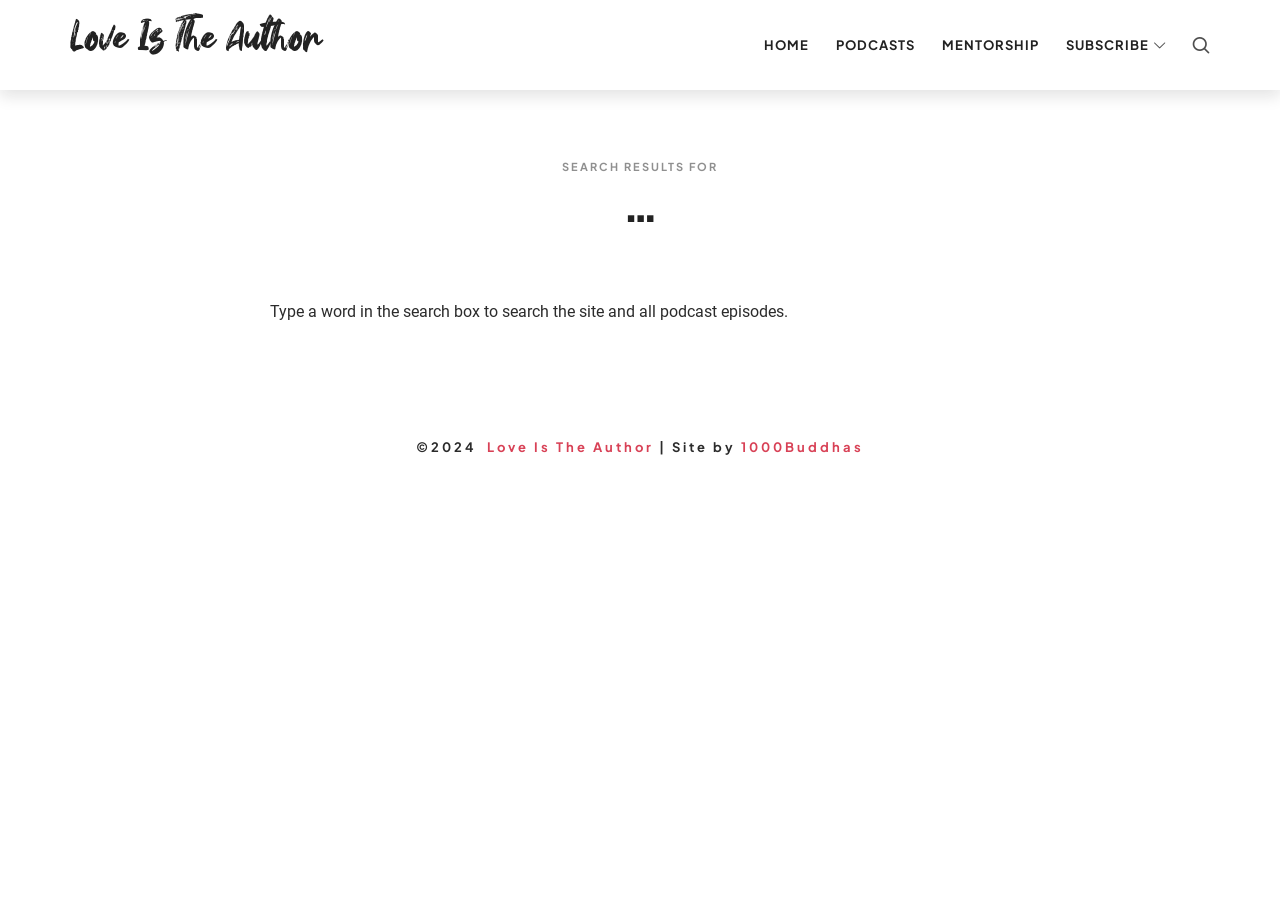
<file: search/index.html>
<!doctype html>
<html lang="en-US" class="no-featured-area is-header-small is-body-full-width is-single-post-title-default is-post-title-align-center is-post-media-fixed is-blog-text-align-left is-meta-with-icons is-header-light is-header-full-width is-header-parallax-no is-menu-sticky is-menu-fixed-width is-menu-align-right is-menu-light is-submenu-light is-submenu-align-left is-menu-uppercase is-featured-area-fixed is-slider-buttons-center-margin is-slider-buttons-rounded is-slider-buttons-dark is-slider-title-default is-slider-parallax is-slider-title-none-uppercase is-slider-more-link-show is-slider-more-link-button-style is-slider-text-align-center is-slider-v-align-center is-slider-h-align-center is-link-box-title-default is-link-box-title-transform-none is-link-box-text-align-center is-link-box-v-align-center is-link-box-parallax is-intro-align-center is-intro-text-dark is-intro-parallax-no is-more-link-button-style is-about-author-minimal is-related-posts-parallax is-related-posts-overflow is-share-links-boxed is-tagcloud-minimal is-nav-single-rounded is-nav-single-no-animated is-comments-minimal is-comments-image-rounded is-comment-form-boxed is-comment-form-boxed-solid is-sidebar-right is-sidebar-sticky is-sidebar-align-left is-widget-title-align-left is-widget-bottomline is-trending-posts-default is-footer-subscribe-light is-footer-widgets-align-left is-footer-full-width is-meta-uppercase is-logo-hover-zoom-rotate is-sub-menu-ani-blur-in-up is-menu-hover-borders is-menu-hover-borders-round is-header-shadow-soft" data-title-ratio="0.5" data-link-box-title-ratio="0.5" data-generic-button-style="" data-header-bg-shape="">
<head>
	<meta charset="UTF-8">
					<meta name="viewport" content="width=device-width, initial-scale=1">
				<link rel="profile" href="http://gmpg.org/xfn/11">
	<meta name='robots' content='index, follow, max-image-preview:large, max-snippet:-1, max-video-preview:-1' />

	<!-- This site is optimized with the Yoast SEO plugin v28.7 - https://yoast.com/product/yoast-seo-wordpress/ -->
	<title>Search - Love Is The Author</title>
<link data-rocket-preload as="style" href="https://fonts.googleapis.com/css?family=Plus%20Jakarta%20Sans%3A100%2C100i%2C200%2C200i%2C300%2C300i%2C400%2C400i%2C500%2C500i%2C600%2C600i%2C700%2C700i%2C800%2C800i%2C900%2C900i%7CJost%3A100%2C100i%2C200%2C200i%2C300%2C300i%2C400%2C400i%2C500%2C500i%2C600%2C600i%2C700%2C700i%2C800%2C800i%2C900%2C900i&#038;display=swap" rel="preload">
<link href="https://fonts.googleapis.com/css?family=Plus%20Jakarta%20Sans%3A100%2C100i%2C200%2C200i%2C300%2C300i%2C400%2C400i%2C500%2C500i%2C600%2C600i%2C700%2C700i%2C800%2C800i%2C900%2C900i%7CJost%3A100%2C100i%2C200%2C200i%2C300%2C300i%2C400%2C400i%2C500%2C500i%2C600%2C600i%2C700%2C700i%2C800%2C800i%2C900%2C900i&#038;display=swap" media="print" onload="this.media=&#039;all&#039;" rel="stylesheet">
<noscript data-wpr-hosted-gf-parameters=""><link rel="stylesheet" href="https://fonts.googleapis.com/css?family=Plus%20Jakarta%20Sans%3A100%2C100i%2C200%2C200i%2C300%2C300i%2C400%2C400i%2C500%2C500i%2C600%2C600i%2C700%2C700i%2C800%2C800i%2C900%2C900i%7CJost%3A100%2C100i%2C200%2C200i%2C300%2C300i%2C400%2C400i%2C500%2C500i%2C600%2C600i%2C700%2C700i%2C800%2C800i%2C900%2C900i&#038;display=swap"></noscript>
	
	<meta property="og:locale" content="en_US" />
	<meta property="og:type" content="article" />
	<meta property="og:title" content="Solocast Archives - Love Is The Author" />
	<meta property="og:url" content="/category/solocast/" />
	<meta property="og:site_name" content="Love Is The Author" />
	<meta name="twitter:card" content="summary_large_image" />
	<script type="application/ld+json" class="yoast-schema-graph">{"@context":"https:\/\/schema.org","@graph":[{"@type":"CollectionPage","@id":"https:\/\/www.loveistheauthor.com\/category\/solocast\/","url":"https:\/\/www.loveistheauthor.com\/category\/solocast\/","name":"Solocast Archives - Love Is The Author","isPartOf":{"@id":"https:\/\/www.loveistheauthor.com\/#website"},"primaryImageOfPage":{"@id":"https:\/\/www.loveistheauthor.com\/category\/solocast\/#primaryimage"},"image":{"@id":"https:\/\/www.loveistheauthor.com\/category\/solocast\/#primaryimage"},"thumbnailUrl":"https:\/\/www.loveistheauthor.com\/wp-content\/uploads\/2024\/08\/pol-guru-rinpoche-2.jpg","breadcrumb":{"@id":"https:\/\/www.loveistheauthor.com\/category\/solocast\/#breadcrumb"},"inLanguage":"en-US"},{"@type":"ImageObject","inLanguage":"en-US","@id":"https:\/\/www.loveistheauthor.com\/category\/solocast\/#primaryimage","url":"https:\/\/www.loveistheauthor.com\/wp-content\/uploads\/2024\/08\/pol-guru-rinpoche-2.jpg","contentUrl":"https:\/\/www.loveistheauthor.com\/wp-content\/uploads\/2024\/08\/pol-guru-rinpoche-2.jpg","width":2048,"height":1536},{"@type":"BreadcrumbList","@id":"https:\/\/www.loveistheauthor.com\/category\/solocast\/#breadcrumb","itemListElement":[{"@type":"ListItem","position":1,"name":"Home","item":"https:\/\/www.loveistheauthor.com\/"},{"@type":"ListItem","position":2,"name":"Solocast"}]},{"@type":"WebSite","@id":"https:\/\/www.loveistheauthor.com\/#website","url":"https:\/\/www.loveistheauthor.com\/","name":"Love Is The Author","description":"Jaymee Carpenter","potentialAction":[{"@type":"SearchAction","target":{"@type":"EntryPoint","urlTemplate":"https:\/\/www.loveistheauthor.com\/?s={search_term_string}"},"query-input":{"@type":"PropertyValueSpecification","valueRequired":true,"valueName":"search_term_string"}}],"inLanguage":"en-US"}]}</script>
	<!-- / Yoast SEO plugin. -->


<link rel='dns-prefetch' href='/index.html' />
<link rel='dns-prefetch' href='https://fonts.googleapis.com/' />
<link href='https://fonts.gstatic.com' crossorigin rel='preconnect' />
<link rel="alternate" type="application/rss+xml" title="Love Is The Author &raquo; Feed" href="/feed/index.html" />
<link rel="alternate" type="application/rss+xml" title="Love Is The Author &raquo; Solocast Category Feed" href="feed/index.html" />
<style id="wp-img-auto-sizes-contain-inline-css">
img:is([sizes=auto i],[sizes^="auto," i]){contain-intrinsic-size:3000px 1500px}
/*# sourceURL=wp-img-auto-sizes-contain-inline-css */
</style>
<link rel='stylesheet' id='ssp-castos-player-css' href='/wp-content/plugins/seriously-simple-podcasting/assets/css/castos-player.min.css_ver=3.17.1.css' media='all' />
<link rel='stylesheet' id='ssp-subscribe-buttons-css' href='/wp-content/plugins/seriously-simple-podcasting/assets/css/subscribe-buttons.css_ver=3.17.1.css' media='all' />
<style id="wp-emoji-styles-inline-css">

	img.wp-smiley, img.emoji {
		display: inline !important;
		border: none !important;
		box-shadow: none !important;
		height: 1em !important;
		width: 1em !important;
		margin: 0 0.07em !important;
		vertical-align: -0.1em !important;
		background: none !important;
		padding: 0 !important;
	}
/*# sourceURL=wp-emoji-styles-inline-css */
</style>
<link rel='stylesheet' id='wp-block-library-css' href='/wp-includes/css/dist/block-library/style.min.css_ver=7.1.3.css' media='all' />
<style id="wp-block-library-theme-inline-css">
.wp-block-audio :where(figcaption){color:#555;font-size:13px;text-align:center}.is-dark-theme .wp-block-audio :where(figcaption){color:hsla(0,0%,100%,.65)}.wp-block-audio{margin:0 0 1em}.wp-block-code{border:1px solid #ccc;border-radius:4px;font-family:Menlo,Consolas,monaco,monospace;padding:.8em 1em}.wp-block-embed :where(figcaption){color:#555;font-size:13px;text-align:center}.is-dark-theme .wp-block-embed :where(figcaption){color:hsla(0,0%,100%,.65)}.wp-block-embed{margin:0 0 1em}.blocks-gallery-caption{color:#555;font-size:13px;text-align:center}.is-dark-theme .blocks-gallery-caption{color:hsla(0,0%,100%,.65)}:root :where(.wp-block-image figcaption){color:#555;font-size:13px;text-align:center}.is-dark-theme :root :where(.wp-block-image figcaption){color:hsla(0,0%,100%,.65)}.wp-block-image{margin:0 0 1em}.wp-block-pullquote{border-bottom:4px solid;border-top:4px solid;color:currentColor;margin-bottom:1.75em}.wp-block-pullquote :where(cite),.wp-block-pullquote :where(footer),.wp-block-pullquote__citation{color:currentColor;font-size:.8125em;font-style:normal;text-transform:uppercase}.wp-block-quote{border-left:.25em solid;margin:0 0 1.75em;padding-left:1em}.wp-block-quote cite,.wp-block-quote footer{color:currentColor;font-size:.8125em;font-style:normal;position:relative}.wp-block-quote:where(.has-text-align-right){border-left:none;border-right:.25em solid;padding-left:0;padding-right:1em}.wp-block-quote:where(.has-text-align-center){border:none;padding-left:0}.wp-block-quote.is-large,.wp-block-quote.is-style-large,.wp-block-quote:where(.is-style-plain){border:none}.wp-block-search .wp-block-search__label{font-weight:700}.wp-block-search__button{border:1px solid #ccc;padding:.375em .625em}:where(.wp-block-group.has-background){padding:1.25em 2.375em}.wp-block-separator.has-css-opacity{opacity:.4}.wp-block-separator{border:none;border-bottom:2px solid;margin-left:auto;margin-right:auto}.wp-block-separator.has-alpha-channel-opacity{opacity:1}.wp-block-separator:not(.is-style-wide):not(.is-style-dots){width:100px}.wp-block-separator.has-background:not(.is-style-dots){border-bottom:none;height:1px}.wp-block-separator.has-background:not(.is-style-wide):not(.is-style-dots){height:2px}.wp-block-table{margin:0 0 1em}.wp-block-table td,.wp-block-table th{word-break:normal}.wp-block-table :where(figcaption){color:#555;font-size:13px;text-align:center}.is-dark-theme .wp-block-table :where(figcaption){color:hsla(0,0%,100%,.65)}.wp-block-video :where(figcaption){color:#555;font-size:13px;text-align:center}.is-dark-theme .wp-block-video :where(figcaption){color:hsla(0,0%,100%,.65)}.wp-block-video{margin:0 0 1em}:root :where(.wp-block-template-part.has-background){margin-bottom:0;margin-top:0;padding:1.25em 2.375em}
/*# sourceURL=/wp-includes/css/dist/block-library/theme.min.css */
</style>
<style id="classic-theme-styles-inline-css">
/*! This file is auto-generated */
.wp-block-button__link{color:#fff;background-color:#32373c;border-radius:9999px;box-shadow:none;text-decoration:none;padding:calc(.667em + 2px) calc(1.333em + 2px);font-size:1.125em}.wp-block-file__button{background:#32373c;color:#fff;text-decoration:none}
/*# sourceURL=/wp-includes/css/classic-themes.min.css */
</style>
<style id="global-styles-inline-css">
:root{--wp--preset--aspect-ratio--square: 1;--wp--preset--aspect-ratio--4-3: 4/3;--wp--preset--aspect-ratio--3-4: 3/4;--wp--preset--aspect-ratio--3-2: 3/2;--wp--preset--aspect-ratio--2-3: 2/3;--wp--preset--aspect-ratio--16-9: 16/9;--wp--preset--aspect-ratio--9-16: 9/16;--wp--preset--color--black: #000000;--wp--preset--color--cyan-bluish-gray: #abb8c3;--wp--preset--color--white: #ffffff;--wp--preset--color--pale-pink: #f78da7;--wp--preset--color--vivid-red: #cf2e2e;--wp--preset--color--luminous-vivid-orange: #ff6900;--wp--preset--color--luminous-vivid-amber: #fcb900;--wp--preset--color--light-green-cyan: #7bdcb5;--wp--preset--color--vivid-green-cyan: #00d084;--wp--preset--color--pale-cyan-blue: #8ed1fc;--wp--preset--color--vivid-cyan-blue: #0693e3;--wp--preset--color--vivid-purple: #9b51e0;--wp--preset--gradient--vivid-cyan-blue-to-vivid-purple: linear-gradient(135deg,rgb(6,147,227) 0%,rgb(155,81,224) 100%);--wp--preset--gradient--light-green-cyan-to-vivid-green-cyan: linear-gradient(135deg,rgb(122,220,180) 0%,rgb(0,208,130) 100%);--wp--preset--gradient--luminous-vivid-amber-to-luminous-vivid-orange: linear-gradient(135deg,rgb(252,185,0) 0%,rgb(255,105,0) 100%);--wp--preset--gradient--luminous-vivid-orange-to-vivid-red: linear-gradient(135deg,rgb(255,105,0) 0%,rgb(207,46,46) 100%);--wp--preset--gradient--very-light-gray-to-cyan-bluish-gray: linear-gradient(135deg,rgb(238,238,238) 0%,rgb(169,184,195) 100%);--wp--preset--gradient--cool-to-warm-spectrum: linear-gradient(135deg,rgb(74,234,220) 0%,rgb(151,120,209) 20%,rgb(207,42,186) 40%,rgb(238,44,130) 60%,rgb(251,105,98) 80%,rgb(254,248,76) 100%);--wp--preset--gradient--blush-light-purple: linear-gradient(135deg,rgb(255,206,236) 0%,rgb(152,150,240) 100%);--wp--preset--gradient--blush-bordeaux: linear-gradient(135deg,rgb(254,205,165) 0%,rgb(254,45,45) 50%,rgb(107,0,62) 100%);--wp--preset--gradient--luminous-dusk: linear-gradient(135deg,rgb(255,203,112) 0%,rgb(199,81,192) 50%,rgb(65,88,208) 100%);--wp--preset--gradient--pale-ocean: linear-gradient(135deg,rgb(255,245,203) 0%,rgb(182,227,212) 50%,rgb(51,167,181) 100%);--wp--preset--gradient--electric-grass: linear-gradient(135deg,rgb(202,248,128) 0%,rgb(113,206,126) 100%);--wp--preset--gradient--midnight: linear-gradient(135deg,rgb(2,3,129) 0%,rgb(40,116,252) 100%);--wp--preset--font-size--small: 13px;--wp--preset--font-size--medium: 20px;--wp--preset--font-size--large: 36px;--wp--preset--font-size--x-large: 42px;--wp--preset--spacing--20: 0.44rem;--wp--preset--spacing--30: 0.67rem;--wp--preset--spacing--40: 1rem;--wp--preset--spacing--50: 1.5rem;--wp--preset--spacing--60: 2.25rem;--wp--preset--spacing--70: 3.38rem;--wp--preset--spacing--80: 5.06rem;--wp--preset--shadow--natural: 6px 6px 9px rgba(0, 0, 0, 0.2);--wp--preset--shadow--deep: 12px 12px 50px rgba(0, 0, 0, 0.4);--wp--preset--shadow--sharp: 6px 6px 0px rgba(0, 0, 0, 0.2);--wp--preset--shadow--outlined: 6px 6px 0px -3px rgb(255, 255, 255), 6px 6px rgb(0, 0, 0);--wp--preset--shadow--crisp: 6px 6px 0px rgb(0, 0, 0);}.wp-block-button{--wp--preset--dimension--25: 25%;--wp--preset--dimension--50: 50%;--wp--preset--dimension--75: 75%;--wp--preset--dimension--100: 100%;}:where(body) { margin: 0; }:where(.wp-site-blocks) > * { margin-block-start: 24px; margin-block-end: 0; }:where(.wp-site-blocks) > :first-child { margin-block-start: 0; }:where(.wp-site-blocks) > :last-child { margin-block-end: 0; }:root { --wp--style--block-gap: 24px; }:root :where(.is-layout-flow) > :first-child{margin-block-start: 0;}:root :where(.is-layout-flow) > :last-child{margin-block-end: 0;}:root :where(.is-layout-flow) > *{margin-block-start: 24px;margin-block-end: 0;}:root :where(.is-layout-constrained) > :first-child{margin-block-start: 0;}:root :where(.is-layout-constrained) > :last-child{margin-block-end: 0;}:root :where(.is-layout-constrained) > *{margin-block-start: 24px;margin-block-end: 0;}:root :where(.is-layout-flex){gap: 24px;}:root :where(.is-layout-grid){gap: 24px;}body .is-layout-flex{display: flex;}.is-layout-flex{flex-wrap: wrap;align-items: center;}.is-layout-flex > :is(*, div){margin: 0;}body .is-layout-grid{display: grid;}.is-layout-grid > :is(*, div){margin: 0;}body{padding-top: 0px;padding-right: 0px;padding-bottom: 0px;padding-left: 0px;}:root :where(.wp-element-button, .wp-block-button__link){background-color: #32373c;border-width: 0;color: #fff;font-family: inherit;font-size: inherit;font-style: inherit;font-weight: inherit;letter-spacing: inherit;line-height: inherit;padding-top: calc(0.667em + 2px);padding-right: calc(1.333em + 2px);padding-bottom: calc(0.667em + 2px);padding-left: calc(1.333em + 2px);text-decoration: none;text-transform: inherit;}.has-black-color{color: var(--wp--preset--color--black) !important;}.has-cyan-bluish-gray-color{color: var(--wp--preset--color--cyan-bluish-gray) !important;}.has-white-color{color: var(--wp--preset--color--white) !important;}.has-pale-pink-color{color: var(--wp--preset--color--pale-pink) !important;}.has-vivid-red-color{color: var(--wp--preset--color--vivid-red) !important;}.has-luminous-vivid-orange-color{color: var(--wp--preset--color--luminous-vivid-orange) !important;}.has-luminous-vivid-amber-color{color: var(--wp--preset--color--luminous-vivid-amber) !important;}.has-light-green-cyan-color{color: var(--wp--preset--color--light-green-cyan) !important;}.has-vivid-green-cyan-color{color: var(--wp--preset--color--vivid-green-cyan) !important;}.has-pale-cyan-blue-color{color: var(--wp--preset--color--pale-cyan-blue) !important;}.has-vivid-cyan-blue-color{color: var(--wp--preset--color--vivid-cyan-blue) !important;}.has-vivid-purple-color{color: var(--wp--preset--color--vivid-purple) !important;}.has-black-background-color{background-color: var(--wp--preset--color--black) !important;}.has-cyan-bluish-gray-background-color{background-color: var(--wp--preset--color--cyan-bluish-gray) !important;}.has-white-background-color{background-color: var(--wp--preset--color--white) !important;}.has-pale-pink-background-color{background-color: var(--wp--preset--color--pale-pink) !important;}.has-vivid-red-background-color{background-color: var(--wp--preset--color--vivid-red) !important;}.has-luminous-vivid-orange-background-color{background-color: var(--wp--preset--color--luminous-vivid-orange) !important;}.has-luminous-vivid-amber-background-color{background-color: var(--wp--preset--color--luminous-vivid-amber) !important;}.has-light-green-cyan-background-color{background-color: var(--wp--preset--color--light-green-cyan) !important;}.has-vivid-green-cyan-background-color{background-color: var(--wp--preset--color--vivid-green-cyan) !important;}.has-pale-cyan-blue-background-color{background-color: var(--wp--preset--color--pale-cyan-blue) !important;}.has-vivid-cyan-blue-background-color{background-color: var(--wp--preset--color--vivid-cyan-blue) !important;}.has-vivid-purple-background-color{background-color: var(--wp--preset--color--vivid-purple) !important;}.has-black-border-color{border-color: var(--wp--preset--color--black) !important;}.has-cyan-bluish-gray-border-color{border-color: var(--wp--preset--color--cyan-bluish-gray) !important;}.has-white-border-color{border-color: var(--wp--preset--color--white) !important;}.has-pale-pink-border-color{border-color: var(--wp--preset--color--pale-pink) !important;}.has-vivid-red-border-color{border-color: var(--wp--preset--color--vivid-red) !important;}.has-luminous-vivid-orange-border-color{border-color: var(--wp--preset--color--luminous-vivid-orange) !important;}.has-luminous-vivid-amber-border-color{border-color: var(--wp--preset--color--luminous-vivid-amber) !important;}.has-light-green-cyan-border-color{border-color: var(--wp--preset--color--light-green-cyan) !important;}.has-vivid-green-cyan-border-color{border-color: var(--wp--preset--color--vivid-green-cyan) !important;}.has-pale-cyan-blue-border-color{border-color: var(--wp--preset--color--pale-cyan-blue) !important;}.has-vivid-cyan-blue-border-color{border-color: var(--wp--preset--color--vivid-cyan-blue) !important;}.has-vivid-purple-border-color{border-color: var(--wp--preset--color--vivid-purple) !important;}.has-vivid-cyan-blue-to-vivid-purple-gradient-background{background: var(--wp--preset--gradient--vivid-cyan-blue-to-vivid-purple) !important;}.has-light-green-cyan-to-vivid-green-cyan-gradient-background{background: var(--wp--preset--gradient--light-green-cyan-to-vivid-green-cyan) !important;}.has-luminous-vivid-amber-to-luminous-vivid-orange-gradient-background{background: var(--wp--preset--gradient--luminous-vivid-amber-to-luminous-vivid-orange) !important;}.has-luminous-vivid-orange-to-vivid-red-gradient-background{background: var(--wp--preset--gradient--luminous-vivid-orange-to-vivid-red) !important;}.has-very-light-gray-to-cyan-bluish-gray-gradient-background{background: var(--wp--preset--gradient--very-light-gray-to-cyan-bluish-gray) !important;}.has-cool-to-warm-spectrum-gradient-background{background: var(--wp--preset--gradient--cool-to-warm-spectrum) !important;}.has-blush-light-purple-gradient-background{background: var(--wp--preset--gradient--blush-light-purple) !important;}.has-blush-bordeaux-gradient-background{background: var(--wp--preset--gradient--blush-bordeaux) !important;}.has-luminous-dusk-gradient-background{background: var(--wp--preset--gradient--luminous-dusk) !important;}.has-pale-ocean-gradient-background{background: var(--wp--preset--gradient--pale-ocean) !important;}.has-electric-grass-gradient-background{background: var(--wp--preset--gradient--electric-grass) !important;}.has-midnight-gradient-background{background: var(--wp--preset--gradient--midnight) !important;}.has-small-font-size{font-size: var(--wp--preset--font-size--small) !important;}.has-medium-font-size{font-size: var(--wp--preset--font-size--medium) !important;}.has-large-font-size{font-size: var(--wp--preset--font-size--large) !important;}.has-x-large-font-size{font-size: var(--wp--preset--font-size--x-large) !important;}
:root :where(.wp-block-icon svg){width: 24px;}
:root :where(.wp-block-pullquote){font-size: 1.5em;line-height: 1.6;}
/*# sourceURL=global-styles-inline-css */
</style>
<link rel='stylesheet' id='irecommendthis-css' href='/wp-content/plugins/i-recommend-this/assets/css/irecommendthis-heart.css_ver=4.0.1.css' media='all' />
<link rel='stylesheet' id='fontello-css' href='/wp-content/plugins/pixelwars-core/themes/global/css/fonts/fontello/css/fontello.css' media='all' />
<link rel='stylesheet' id='pixelwars-core-shortcodes-css' href='/wp-content/plugins/pixelwars-core/themes/global/css/shortcodes.css' media='all' />
<link rel='stylesheet' id='podcasty-parent-style-css' href='/wp-content/themes/podcasty/style.css_ver=7.1.3.css' media='all' />
<link rel='stylesheet' id='podcasty-font-hey-october-css' href='/wp-content/themes/podcasty/css/fonts/hey-october/stylesheet.css_ver=7.1.3.css' media='all' />
<link rel='stylesheet' id='podcasty-font-texgyreadventor-css' href='/wp-content/themes/podcasty/css/fonts/texgyreadventor/stylesheet.css_ver=7.1.3.css' media='all' />
<link rel='stylesheet' id='podcasty-font-now-css' href='/wp-content/themes/podcasty/css/fonts/now/stylesheet.css_ver=7.1.3.css' media='all' />

<link rel='stylesheet' id='normalize-css' href='/wp-content/themes/podcasty/css/normalize.css_ver=7.1.3.css' media='all' />
<link rel='stylesheet' id='bootstrap-css' href='/wp-content/themes/podcasty/css/bootstrap.css_ver=7.1.3.css' media='all' />
<link rel='stylesheet' id='fluidbox-css' href='/wp-content/themes/podcasty/js/fluidbox/fluidbox.css_ver=7.1.3.css' media='all' />
<link rel='stylesheet' id='magnific-popup-css' href='/wp-content/plugins/elementskit-lite/assets/libs/magnific-popup/magnific-popup.css_ver=1793054945.css' media='all' />
<link rel='stylesheet' id='owl-carousel-css' href='/wp-content/themes/podcasty/js/owl-carousel/owl.carousel.css_ver=7.1.3.css' media='all' />
<link rel='stylesheet' id='podcasty-main-css' href='/wp-content/themes/podcasty/css/main.css_ver=7.1.3.css' media='all' />
<link rel='stylesheet' id='podcasty-768-css' href='/wp-content/themes/podcasty/css/768.css_ver=7.1.3.css' media='all' />
<link rel='stylesheet' id='podcasty-992-css' href='/wp-content/themes/podcasty/css/992.css_ver=7.1.3.css' media='all' />
<link rel='stylesheet' id='podcasty-style-css' href='/wp-content/themes/lita/style.css_ver=7.1.3.css' media='all' />
<style id="podcasty-style-inline-css">
.site-title { font-family: 'Hey October', sans-serif; }

.nav-menu, .entry-meta, .owl-nav, label, .page-links, .navigation, .entry-title i, .site-info, .filters { font-family: 'Plus Jakarta Sans'; }

.widget-title { font-family: 'TeXGyreAdventor', sans-serif; }

h1, .entry-title, .footer-subscribe h3, .widget_categories ul li, .widget_recent_entries ul li a, .widget_pages ul li, .widget_nav_menu ul li, .widget_archive ul li, .widget_most_recommended_posts ul li a, .widget_calendar table caption, .tptn_title, .nav-single a, .widget_recent_comments ul li, .widget_product_categories ul li, .widget_meta ul li, .widget_rss ul a.rsswidget { font-family: 'Plus Jakarta Sans'; }

h2, h3, h4, h5, h6, blockquote, .tab-titles { font-family: 'Plus Jakarta Sans'; }

.slider-box .entry-title { font-family: 'Now', sans-serif; }

.link-box .entry-title { font-family: 'Now', sans-serif; }

.button, button, html .elementor-button, html .ekit-wid-con .elementskit-btn, html .ekit-wid-con .ekit_creative_button, .more-link { font-family: 'Jost'; }

@media screen and (min-width: 992px) { .site-header .site-title { font-size: 40px; } }

@media screen and (min-width: 992px) { .is-header-smaller .site-header.clone .site-title { font-size: 40px; } }

@media screen and (min-width: 992px) { html { font-size: 16px; } }

@media screen and (min-width: 992px) { .nav-menu > ul { font-size: 13px; } }

@media screen and (min-width: 992px) { .blog-stream .entry-content { font-size: 16px; } }

@media screen and (min-width: 992px) { .blog-stream.blog-small .entry-content { font-size: 14px; } }

.widget-title { font-size: 13px; }

@media screen and (min-width: 992px) { .nav-menu ul ul { font-size: 13px; } }

.site-footer .site-info { font-size: 13px; }

.site-title { font-weight: 400; }

h1, .entry-title, .footer-subscribe h3 { font-weight: 700; }

h2, h3, h4, h5, h6, blockquote, .comment-meta .fn { font-weight: 700; }

.slider-box .entry-title { font-weight: 700; }

.widget-title { font-weight: 700; }

@media screen and (min-width: 992px) { .nav-menu > ul { font-weight: 700; } }

@media screen and (min-width: 992px) { .nav-menu ul ul { font-weight: 700; } }

.link-box .entry-title { font-weight: 700; }

.site-footer .site-info { font-weight: 700; }

.entry-meta { font-weight: 700; }

@media screen and (min-width: 992px) { .nav-menu ul ul { letter-spacing: 1px; } }

.widget-title { letter-spacing: 3px; }

.site-footer .site-info { letter-spacing: 3px; }

h1, .entry-title, .footer-subscribe h3, .widget_categories ul li, .widget_recent_entries ul li, .widget_pages ul li, .widget_archive ul li, .widget_calendar table caption, .tptn_title, .nav-single a { text-transform: none; }

@media screen and (min-width: 992px) { html { line-height: 1.6; } }

.layout-medium, .is-header-row .header-wrap-inner, .is-header-small .header-wrap-inner, .is-menu-bar.is-menu-fixed-bg .menu-wrap, .is-header-fixed-width .header-wrap, .is-header-fixed-width.is-menu-bar .site-navigation, .is-header-float-box:not(.is-header-float-box-menu) .site-header:not(.clone) .header-wrap, .is-header-float-box.is-menu-bar .site-header:not(.clone) .site-navigation:not(.clone), .is-body-boxed .site, .is-body-boxed .header-wrap, .is-body-boxed.is-menu-bar .site-navigation, .is-body-boxed:not(.is-menu-bar) .site-header, .is-middle-boxed .site-main, .intro-content, .is-footer-boxed .site-footer, .is-content-boxed .site-main .layout-fixed, .top-bar .top-bar-wrap, .is-top-bar-fixed .top-bar, .is-top-bar-fixed-bg .top-bar, .is-menu-bottom.is-menu-bottom-overflow .site-header:not(.clone) .site-navigation:not(.clone) .menu-wrap, .site-branding-wrap, .is-header-border-fixed .header-wrap:after, .is-header-border-fixed .menu-wrap:after, html .tutor-container, html .lp-content-area, html .learn-press-breadcrumb { max-width: 1140px; margin-left: auto; margin-right: auto; }

a { color: #d84156; }

a:hover { color: #c60035; }

.site-header .header-wrap { background-color: #ffffff; }

html:not(.is-menu-bottom) .site-header .header-bg-shape { color: #ffffff; }

@media screen and (min-width: 992px) { .nav-menu > ul > li.current-menu-item > a { color: #3f372f !important; } }

@media screen and (min-width: 992px) { .nav-menu li.current-menu-item > a .link-text:before { background-color: #eaa991 !important; border-color: #eaa991 !important; } }

@media screen and (min-width: 992px) { html .nav-menu > ul > li > a:hover, .nav-menu > ul > li.has-submenu:hover > a { color: #2d2d2d; } }

@media screen and (min-width: 992px) { html.loaded .nav-menu ul li a .link-text:before, .nav-menu li.has-submenu:hover > a .link-text:before { background-color: #ffd7c1; border-color: #ffd7c1; } }

body { color: #2b2b2b; }

body { background: #ffffff; }

.site .footer-subscribe { background: #ffffff; }

.top-bar, .top-bar select option { background-color: #171717; }

.header-wrap:after { color: #222222; }

.is-menu-bar .menu-wrap:after { color: #222222; }
/*# sourceURL=podcasty-style-inline-css */
</style>
<script type='text/javascript'>
		var elementskit = {
			resturl: 'https://www.loveistheauthor.com/wp-json/elementskit/v1/',
		}

		</script><script id="jquery-core-js" src="/wp-includes/js/jquery/jquery.min.js_ver=3.7.1"></script>
<script id="jquery-migrate-js" src="/wp-includes/js/jquery/jquery-migrate.min.js_ver=3.4.1"></script>
<link rel="https://api.w.org/" href="/wp-json/index.html" /><link rel="alternate" title="JSON" type="application/json" href="/wp-json/wp/v2/categories/33" /><link rel="EditURI" type="application/rsd+xml" title="RSD" href="https://www.loveistheauthor.com/xmlrpc.php?rsd" />
<meta name="generator" content="WordPress 7.1.3" />
<meta name="generator" content="Seriously Simple Podcasting 3.17.1" />

<link rel="alternate" type="application/rss+xml" title="Podcast RSS feed" href="/feed/podcast" />

		<style type="text/css">.pp-podcast {opacity: 0;}</style>
		<meta name="generator" content="Elementor 4.3.5; features: e_font_icon_svg, additional_custom_breakpoints; settings: css_print_method-external, google_font-enabled, font_display-swap">
			<style>
				.e-con.e-parent:nth-of-type(n+4):not(.e-lazyloaded):not(.e-no-lazyload),
				.e-con.e-parent:nth-of-type(n+4):not(.e-lazyloaded):not(.e-no-lazyload) * {
					background-image: none !important;
				}
				@media screen and (max-height: 1024px) {
					.e-con.e-parent:nth-of-type(n+3):not(.e-lazyloaded):not(.e-no-lazyload),
					.e-con.e-parent:nth-of-type(n+3):not(.e-lazyloaded):not(.e-no-lazyload) * {
						background-image: none !important;
					}
				}
				@media screen and (max-height: 640px) {
					.e-con.e-parent:nth-of-type(n+2):not(.e-lazyloaded):not(.e-no-lazyload),
					.e-con.e-parent:nth-of-type(n+2):not(.e-lazyloaded):not(.e-no-lazyload) * {
						background-image: none !important;
					}
				}
			</style>
			<link rel="icon" href="/wp-content/uploads/2024/08/cropped-5323747-1698535062567-820376e5305d1-scaled-1-32x32.jpg" sizes="32x32" />
<link rel="icon" href="/wp-content/uploads/2024/08/cropped-5323747-1698535062567-820376e5305d1-scaled-1-192x192.jpg" sizes="192x192" />
<link rel="apple-touch-icon" href="/wp-content/uploads/2024/08/cropped-5323747-1698535062567-820376e5305d1-scaled-1-180x180.jpg" />
<meta name="msapplication-TileImage" content="https://www.loveistheauthor.com/wp-content/uploads/2024/08/cropped-5323747-1698535062567-820376e5305d1-scaled-1-270x270.jpg" />
<style id="wp-custom-css">
@media(max-width:768px){
	html{
    font-size: 16px;
		line-height:22px;
}
	#home_solocasts .btn-wraper{margin-bottom:15px;}
	.hide-mobile{display:none;}
	#mentor_about_with_jaymee .elementor-element-populated{margin-bottom:0;}
	#mentor_about_with_jaymee h1.elementor-heading-title{margin-bottom:25px;}
	
	#podcasts_testimonials{padding:0 !important;}
	nav .search-toggle{display:none !important;}
}
</style>
<meta name="generator" content="WP Rocket 3.23.3.3" data-wpr-features="wpr_cdn wpr_desktop" /></head>

<body class="archive category category-solocast category-33 wp-theme-podcasty wp-child-theme-lita elementor-default elementor-kit-6">
		    <div data-rocket-location-hash="57eb0956558bf7ad8062fd5c02b81560" id="page" class="hfeed site">
				
        <header data-rocket-location-hash="e6dec5522a8b56befa615ed1945d2e58" id="masthead" class="site-header" role="banner">
						<div data-rocket-location-hash="9b637e36e0a26f3c1ef0aee444865d92" class="header-wrap" data-parallax-video="">
				<div class="header-wrap-inner">
					<div class="site-branding">
						<div class="site-branding-wrap">
							<div class="site-branding-left">
															</div> <!-- .site-branding-left -->
							
							<div class="site-branding-center">
																				<h1 class="site-title">
													<a href="/index.html" rel="home">
														<span class="screen-reader-text">
															Love Is The Author														</span>
														<span class="site-title-text">
															Love Is The Author														</span>
													</a>
												</h1> <!-- .site-title -->
																			
								<p class="site-description">
									Jaymee Carpenter								</p> <!-- .site-description -->
							</div> <!-- .site-branding-center -->
							
							<div class="site-branding-right">
															</div> <!-- .site-branding-right -->
						</div> <!-- .site-branding-wrap -->
					</div> <!-- .site-branding -->
					
					<nav id="site-navigation" class="main-navigation site-navigation" role="navigation">
						<div class="menu-wrap">
							<div data-rocket-location-hash="dc91d812cd257f41e0782f68cec1b3b8" class="layout-medium">
								<a class="menu-toggle">
									<span class="lines"></span>
								</a> <!-- .menu-toggle -->
								
								<div class="nav-menu"><ul id="menu-mymenu" class=""><li id="menu-item-19" class="menu-item menu-item-type-post_type menu-item-object-page menu-item-home menu-item-19"><a href="/index.html">Home</a></li>
<li id="menu-item-5983" class="menu-item menu-item-type-post_type menu-item-object-page menu-item-5983"><a href="/podcasts/index.html">Podcasts</a></li>
<li id="menu-item-4302" class="menu-item menu-item-type-post_type menu-item-object-page menu-item-4302"><a href="/mentorship/index.html">Mentorship</a></li>
<li id="menu-item-404" class="menu-item menu-item-type-custom menu-item-object-custom menu-item-has-children menu-item-404"><a href="index.html#">Subscribe</a>
<ul class="sub-menu">
	<li id="menu-item-406" class="menu-item menu-item-type-custom menu-item-object-custom menu-item-406"><a href="https://podcasts.apple.com/us/podcast/love-is-the-author/id1515059329">Apple</a></li>
	<li id="menu-item-405" class="menu-item menu-item-type-custom menu-item-object-custom menu-item-405"><a href="https://open.spotify.com/show/7lgkB8gNCfc2xzV6621tbH?si=d7f955fef78a425d">Spotify</a></li>
	<li id="menu-item-413" class="menu-item menu-item-type-custom menu-item-object-custom menu-item-413"><a href="https://www.youtube.com/@loveistheauthor">YouTube</a></li>
</ul>
</li>
</ul></div>											<a class="search-toggle toggle-link"></a>
											
											<div class="search-container">
												<div class="search-box">
													<form class="search-form" method="get" action="/index.html">
														<label>
															<span>
																Search for															</span>
															<input type="search" id="search-field" name="s" placeholder="type and hit enter">
														</label>
														<input type="submit" class="search-submit" value="Search">
													</form> <!-- .search-form -->
												</div> <!-- .search-box -->
											</div> <!-- .search-container -->
																	</div> <!-- .layout-medium -->
						</div> <!-- .menu-wrap -->
					</nav> <!-- #site-navigation .main-navigation .site-navigation -->
				</div> <!-- .header-wrap-inner -->
			</div> <!-- .header-wrap -->
        </header> <!-- #masthead .site-header -->

<div data-rocket-location-hash="1895ef6613e740147338f513c9835fc2" id="main" class="site-main">
	<div class="layout-medium">
		<div id="primary" class="content-area ">
			<div id="content" class="site-content" role="main">
  <div class="post-header post-header-classic archive-header">
    <header class="entry-header"><h1 class="entry-title"><i>Search results for</i><span class="cat-title" id="lita-q"></span></h1></header>
  </div>
  <div class="blog-stream blog-list blog-small" id="lita-results"><p>Searching&hellip;</p></div>
</div> <!-- #content .site-content -->
		</div> <!-- #primary .content-area -->
		
			</div> <!-- .layout-medium -->
</div> <!-- #main .site-main -->

	
        <footer data-rocket-location-hash="f90ebf7dd594cc918b0ff1b5922f8236" id="colophon" class="site-footer" role="contentinfo">
									<div data-rocket-location-hash="03540edf1f5e4f94006f4d5636d60583" class="site-info">
							
<p class="wp-block-paragraph">©2024&nbsp; <a href="/index.html">Love Is The Author</a> | Site by <a target="_blank" href="https://www.1000Buddhas.co">1000Buddhas</a></p>
						</div> <!-- .site-info -->
							</footer> <!-- #colophon .site-footer -->
	</div>
<script type="speculationrules">
{"prefetch":[{"source":"document","where":{"and":[{"href_matches":"/*"},{"not":{"href_matches":["/wp-*.php","/wp-admin/*","/wp-content/uploads/*","/wp-content/*","/wp-content/plugins/*","/wp-content/themes/lita/*","/wp-content/themes/podcasty/*","/*\\?(.+)"]}},{"not":{"selector_matches":"a[rel~=\"nofollow\"]"}},{"not":{"selector_matches":".no-prefetch, .no-prefetch a"}}]},"eagerness":"conservative"}]}
</script>
		<style type="text/css"></style>
					<script>
				( () => {
					const lazyloadRunObserver = () => {
						const lazyloadBackgrounds = document.querySelectorAll( `.e-con.e-parent:not(.e-lazyloaded)` );
						const lazyloadBackgroundObserver = new IntersectionObserver( ( entries ) => {
							entries.forEach( ( entry ) => {
								if ( entry.isIntersecting ) {
									let lazyloadBackground = entry.target;
									if( lazyloadBackground ) {
										lazyloadBackground.classList.add( 'e-lazyloaded' );
									}
									lazyloadBackgroundObserver.unobserve( entry.target );
								}
							});
						}, { rootMargin: '200px 0px 200px 0px' } );
						lazyloadBackgrounds.forEach( ( lazyloadBackground ) => {
							lazyloadBackgroundObserver.observe( lazyloadBackground );
						} );
					};
					const events = [
						'DOMContentLoaded',
						'elementor/lazyload/observe',
					];
					events.forEach( ( event ) => {
						document.addEventListener( event, lazyloadRunObserver );
					} );
				} )();
			</script>
			<script id="ssp-castos-player-js" src="/wp-content/plugins/seriously-simple-podcasting/assets/js/castos-player.min.js_ver=3.17.1"></script>
<script id="irecommendthis-js-extra">
var irecommendthis = {"nonce":"3eb37885fc","ajaxurl":"https://www.loveistheauthor.com/wp-admin/admin-ajax.php","options":"{\"add_to_posts\":\"0\",\"add_to_other\":\"0\",\"text_zero_suffix\":\"Like this\",\"text_one_suffix\":\"Like\",\"text_more_suffix\":\"Likes\",\"link_title_new\":\"Like this\",\"link_title_active\":\"Unlike this\",\"disable_css\":\"0\",\"hide_zero\":\"1\",\"enable_unique_ip\":\"0\",\"recommend_style\":\"1\"}","removal_delay":"250"};
//# sourceURL=irecommendthis-js-extra
</script>
<script id="irecommendthis-js" src="/wp-content/plugins/i-recommend-this/assets/js/irecommendthis.js_ver=4.0.1"></script>
<script id="fitvids-js" src="/wp-content/themes/podcasty/js/jquery.fitvids.js"></script>
<script id="jarallax-js" src="/wp-content/themes/podcasty/js/jarallax.min.js"></script>
<script id="jarallax-video-js" src="/wp-content/themes/podcasty/js/jarallax-video.min.js"></script>
<script id="fluidbox-js" src="/wp-content/themes/podcasty/js/fluidbox/jquery.fluidbox.min.js"></script>
<script id="jqueryvalidation-js" src="/wp-content/themes/podcasty/js/jquery-validation/jquery.validate.js"></script>
<script id="jqueryvalidation-js-after">
(function($) { "use strict";
$.extend($.validator.messages, {
required: "This field is required.",
remote: "Please fix this field.",
email: "Please enter a valid email address.",
url: "Please enter a valid URL.",
date: "Please enter a valid date.",
dateISO: "Please enter a valid date ( ISO ).",
number: "Please enter a valid number.",
digits: "Please enter only digits.",
equalTo: "Please enter the same value again.",
maxlength: $.validator.format("Please enter no more than {0} characters."),
minlength: $.validator.format("Please enter at least {0} characters."),
rangelength: $.validator.format("Please enter a value between {0} and {1} characters long."),
range: $.validator.format("Please enter a value between {0} and {1}."),
max: $.validator.format("Please enter a value less than or equal to {0}."),
min: $.validator.format("Please enter a value greater than or equal to {0}."),
step: $.validator.format("Please enter a multiple of {0}.")
});
})(jQuery);
//# sourceURL=jqueryvalidation-js-after
</script>
<script id="isotope-js" src="/wp-content/themes/podcasty/js/isotope.pkgd.min.js"></script>
<script id="magnific-popup-js" src="/wp-content/plugins/elementskit-lite/assets/libs/magnific-popup/jquery.magnific-popup.min.js_ver=4.0.9"></script>
<script id="owl-carousel-js" src="/wp-content/themes/podcasty/js/owl-carousel/owl.carousel.min.js"></script>
<script id="imagesloaded-js" src="/wp-includes/js/imagesloaded.min.js_ver=5.0.0"></script>
<script id="collagePlus-js" src="/wp-content/themes/podcasty/js/jquery.collagePlus.min.js"></script>
<script id="fittext-js" src="/wp-content/themes/podcasty/js/jquery.fittext.js"></script>
<script id="resize-sensor-js" src="/wp-content/themes/podcasty/js/resize-sensor.js"></script>
<script id="sticky-sidebar-js" src="/wp-content/themes/podcasty/js/jquery.sticky-sidebar.min.js"></script>
<script id="podcasty-main-js" src="/wp-content/themes/podcasty/js/main.js"></script>
<script id="pixelwars-core-shortcodes-js" src="/wp-content/plugins/pixelwars-core/themes/global/js/shortcodes.js"></script>
<script>var rocket_beacon_data = {"ajax_url":"https:\/\/www.loveistheauthor.com\/wp-admin\/admin-ajax.php","nonce":"26e2ccd79d","url":"https:\/\/www.loveistheauthor.com\/category\/solocast","is_mobile":false,"width_threshold":1600,"height_threshold":700,"delay":500,"debug":null,"status":{"atf":true,"lrc":true,"preconnect_external_domain":true},"elements":"img, video, picture, p, main, div, li, svg, section, header, span","lrc_threshold":1800,"preconnect_external_domain_elements":["link","script","iframe"],"preconnect_external_domain_exclusions":["static.cloudflareinsights.com","rel=\"profile\"","rel=\"preconnect\"","rel=\"dns-prefetch\"","rel=\"icon\""]}</script><script data-name="wpr-wpr-beacon" src='/wp-content/plugins/wp-rocket/assets/js/wpr-beacon.min.js' async></script><script src="/assets/lita-live.js"></script>
<script src="/assets/lita-search.js"></script>
</body>
</html><!--
Performance optimized by Redis Object Cache. Learn more: https://wprediscache.com

Retrieved 3340 objects (686 KB) from Redis using PhpRedis (v6.3.0).
-->

<!-- This website is like a Rocket, isn't it? Performance optimized by WP Rocket. Learn more: https://wp-rocket.me - Debug: cached@1793054945 -->
</file>
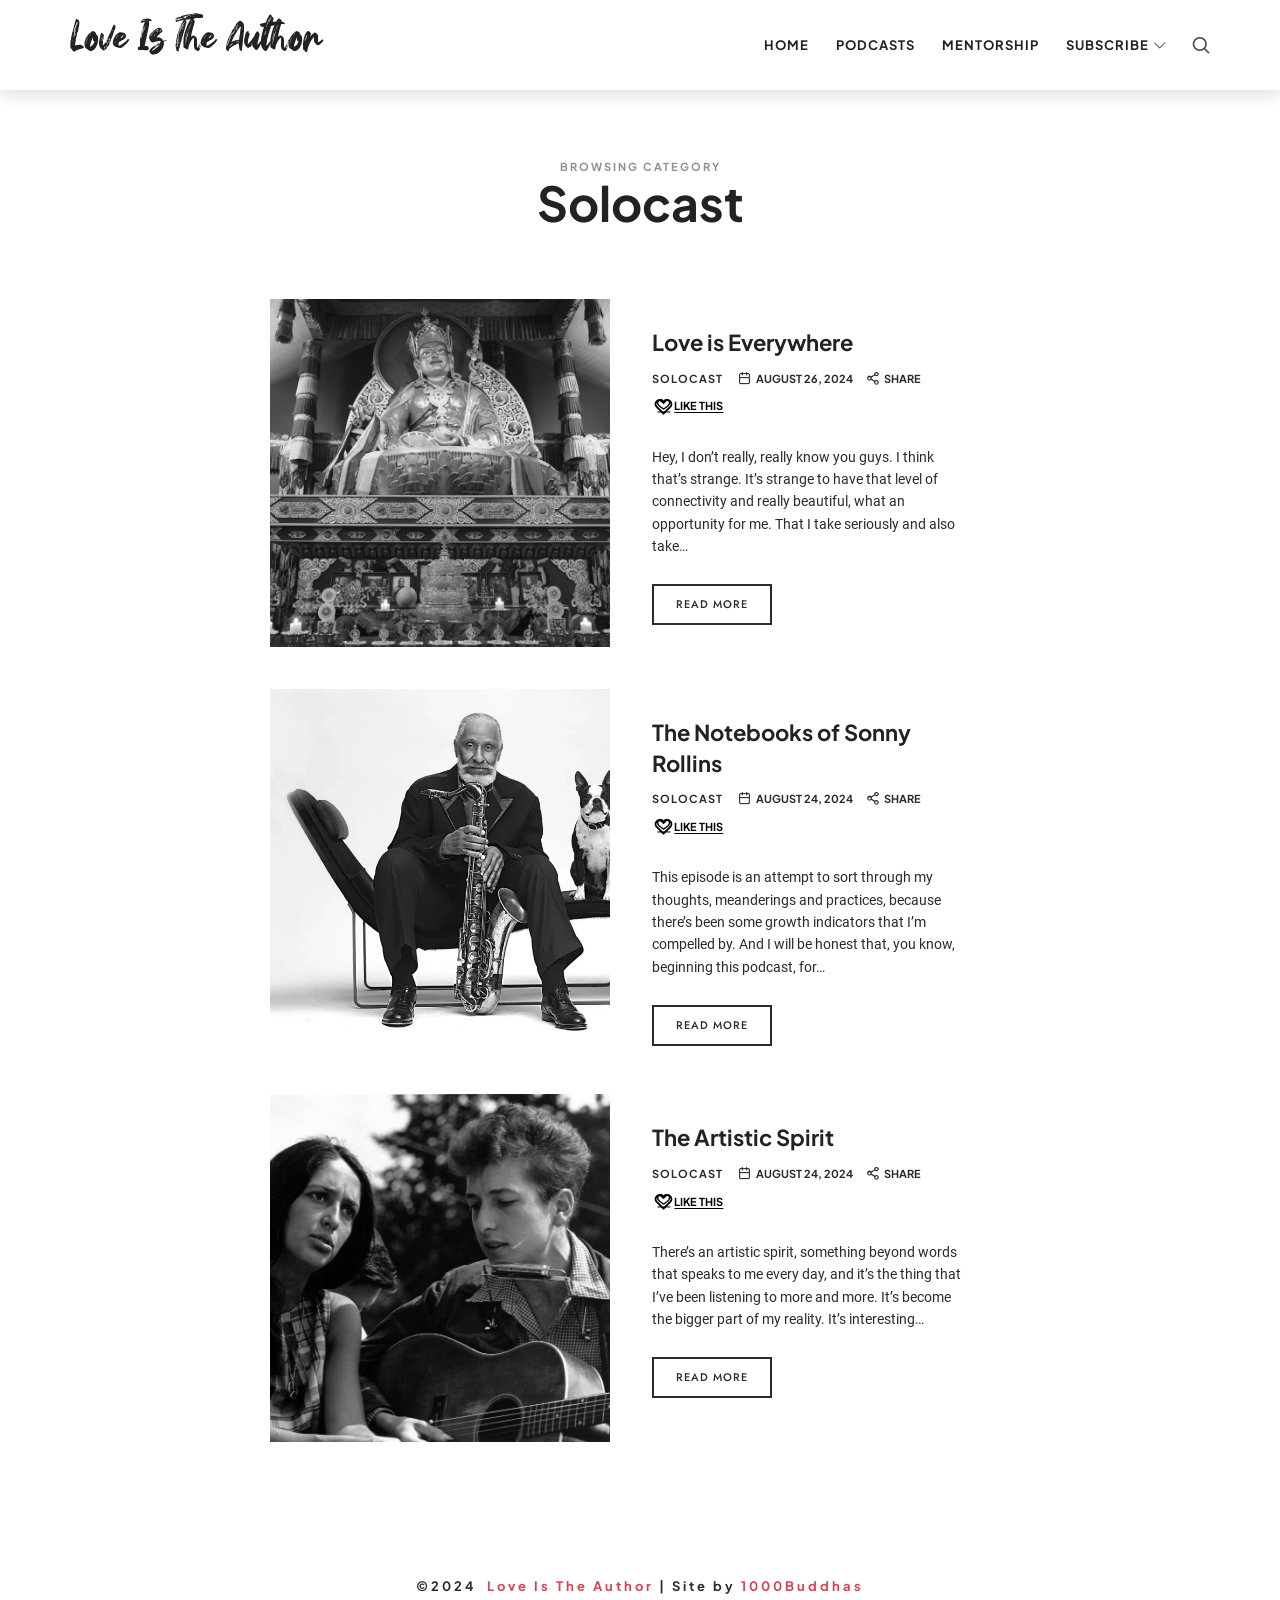
<file: category/solocast/index.html>
<!doctype html>
<html lang="en-US" class="no-featured-area is-header-small is-body-full-width is-single-post-title-default is-post-title-align-center is-post-media-fixed is-blog-text-align-left is-meta-with-icons is-header-light is-header-full-width is-header-parallax-no is-menu-sticky is-menu-fixed-width is-menu-align-right is-menu-light is-submenu-light is-submenu-align-left is-menu-uppercase is-featured-area-fixed is-slider-buttons-center-margin is-slider-buttons-rounded is-slider-buttons-dark is-slider-title-default is-slider-parallax is-slider-title-none-uppercase is-slider-more-link-show is-slider-more-link-button-style is-slider-text-align-center is-slider-v-align-center is-slider-h-align-center is-link-box-title-default is-link-box-title-transform-none is-link-box-text-align-center is-link-box-v-align-center is-link-box-parallax is-intro-align-center is-intro-text-dark is-intro-parallax-no is-more-link-button-style is-about-author-minimal is-related-posts-parallax is-related-posts-overflow is-share-links-boxed is-tagcloud-minimal is-nav-single-rounded is-nav-single-no-animated is-comments-minimal is-comments-image-rounded is-comment-form-boxed is-comment-form-boxed-solid is-sidebar-right is-sidebar-sticky is-sidebar-align-left is-widget-title-align-left is-widget-bottomline is-trending-posts-default is-footer-subscribe-light is-footer-widgets-align-left is-footer-full-width is-meta-uppercase is-logo-hover-zoom-rotate is-sub-menu-ani-blur-in-up is-menu-hover-borders is-menu-hover-borders-round is-header-shadow-soft" data-title-ratio="0.5" data-link-box-title-ratio="0.5" data-generic-button-style="" data-header-bg-shape="">
<head>
	<meta charset="UTF-8">
					<meta name="viewport" content="width=device-width, initial-scale=1">
				<link rel="profile" href="http://gmpg.org/xfn/11">
	<meta name='robots' content='index, follow, max-image-preview:large, max-snippet:-1, max-video-preview:-1' />

	<!-- This site is optimized with the Yoast SEO plugin v28.7 - https://yoast.com/product/yoast-seo-wordpress/ -->
	<title>Solocast Archives - Love Is The Author</title>
<link data-rocket-preload as="style" href="https://fonts.googleapis.com/css?family=Plus%20Jakarta%20Sans%3A100%2C100i%2C200%2C200i%2C300%2C300i%2C400%2C400i%2C500%2C500i%2C600%2C600i%2C700%2C700i%2C800%2C800i%2C900%2C900i%7CJost%3A100%2C100i%2C200%2C200i%2C300%2C300i%2C400%2C400i%2C500%2C500i%2C600%2C600i%2C700%2C700i%2C800%2C800i%2C900%2C900i&#038;display=swap" rel="preload">
<link href="https://fonts.googleapis.com/css?family=Plus%20Jakarta%20Sans%3A100%2C100i%2C200%2C200i%2C300%2C300i%2C400%2C400i%2C500%2C500i%2C600%2C600i%2C700%2C700i%2C800%2C800i%2C900%2C900i%7CJost%3A100%2C100i%2C200%2C200i%2C300%2C300i%2C400%2C400i%2C500%2C500i%2C600%2C600i%2C700%2C700i%2C800%2C800i%2C900%2C900i&#038;display=swap" media="print" onload="this.media=&#039;all&#039;" rel="stylesheet">
<noscript data-wpr-hosted-gf-parameters=""><link rel="stylesheet" href="https://fonts.googleapis.com/css?family=Plus%20Jakarta%20Sans%3A100%2C100i%2C200%2C200i%2C300%2C300i%2C400%2C400i%2C500%2C500i%2C600%2C600i%2C700%2C700i%2C800%2C800i%2C900%2C900i%7CJost%3A100%2C100i%2C200%2C200i%2C300%2C300i%2C400%2C400i%2C500%2C500i%2C600%2C600i%2C700%2C700i%2C800%2C800i%2C900%2C900i&#038;display=swap"></noscript>
	<link rel="canonical" href="index.html" />
	<meta property="og:locale" content="en_US" />
	<meta property="og:type" content="article" />
	<meta property="og:title" content="Solocast Archives - Love Is The Author" />
	<meta property="og:url" content="/category/solocast/" />
	<meta property="og:site_name" content="Love Is The Author" />
	<meta name="twitter:card" content="summary_large_image" />
	<script type="application/ld+json" class="yoast-schema-graph">{"@context":"https:\/\/schema.org","@graph":[{"@type":"CollectionPage","@id":"https:\/\/www.loveistheauthor.com\/category\/solocast\/","url":"https:\/\/www.loveistheauthor.com\/category\/solocast\/","name":"Solocast Archives - Love Is The Author","isPartOf":{"@id":"https:\/\/www.loveistheauthor.com\/#website"},"primaryImageOfPage":{"@id":"https:\/\/www.loveistheauthor.com\/category\/solocast\/#primaryimage"},"image":{"@id":"https:\/\/www.loveistheauthor.com\/category\/solocast\/#primaryimage"},"thumbnailUrl":"https:\/\/www.loveistheauthor.com\/wp-content\/uploads\/2024\/08\/pol-guru-rinpoche-2.jpg","breadcrumb":{"@id":"https:\/\/www.loveistheauthor.com\/category\/solocast\/#breadcrumb"},"inLanguage":"en-US"},{"@type":"ImageObject","inLanguage":"en-US","@id":"https:\/\/www.loveistheauthor.com\/category\/solocast\/#primaryimage","url":"https:\/\/www.loveistheauthor.com\/wp-content\/uploads\/2024\/08\/pol-guru-rinpoche-2.jpg","contentUrl":"https:\/\/www.loveistheauthor.com\/wp-content\/uploads\/2024\/08\/pol-guru-rinpoche-2.jpg","width":2048,"height":1536},{"@type":"BreadcrumbList","@id":"https:\/\/www.loveistheauthor.com\/category\/solocast\/#breadcrumb","itemListElement":[{"@type":"ListItem","position":1,"name":"Home","item":"https:\/\/www.loveistheauthor.com\/"},{"@type":"ListItem","position":2,"name":"Solocast"}]},{"@type":"WebSite","@id":"https:\/\/www.loveistheauthor.com\/#website","url":"https:\/\/www.loveistheauthor.com\/","name":"Love Is The Author","description":"Jaymee Carpenter","potentialAction":[{"@type":"SearchAction","target":{"@type":"EntryPoint","urlTemplate":"https:\/\/www.loveistheauthor.com\/?s={search_term_string}"},"query-input":{"@type":"PropertyValueSpecification","valueRequired":true,"valueName":"search_term_string"}}],"inLanguage":"en-US"}]}</script>
	<!-- / Yoast SEO plugin. -->


<link rel='dns-prefetch' href='../../index.html' />
<link rel='dns-prefetch' href='https://fonts.googleapis.com/' />
<link href='https://fonts.gstatic.com' crossorigin rel='preconnect' />
<link rel="alternate" type="application/rss+xml" title="Love Is The Author &raquo; Feed" href="../../feed/index.html" />
<link rel="alternate" type="application/rss+xml" title="Love Is The Author &raquo; Solocast Category Feed" href="feed/index.html" />
<style id="wp-img-auto-sizes-contain-inline-css">
img:is([sizes=auto i],[sizes^="auto," i]){contain-intrinsic-size:3000px 1500px}
/*# sourceURL=wp-img-auto-sizes-contain-inline-css */
</style>
<link rel='stylesheet' id='ssp-castos-player-css' href='/wp-content/plugins/seriously-simple-podcasting/assets/css/castos-player.min.css_ver=3.17.1.css' media='all' />
<link rel='stylesheet' id='ssp-subscribe-buttons-css' href='/wp-content/plugins/seriously-simple-podcasting/assets/css/subscribe-buttons.css_ver=3.17.1.css' media='all' />
<style id="wp-emoji-styles-inline-css">

	img.wp-smiley, img.emoji {
		display: inline !important;
		border: none !important;
		box-shadow: none !important;
		height: 1em !important;
		width: 1em !important;
		margin: 0 0.07em !important;
		vertical-align: -0.1em !important;
		background: none !important;
		padding: 0 !important;
	}
/*# sourceURL=wp-emoji-styles-inline-css */
</style>
<link rel='stylesheet' id='wp-block-library-css' href='../../wp-includes/css/dist/block-library/style.min.css_ver=7.1.3.css' media='all' />
<style id="wp-block-library-theme-inline-css">
.wp-block-audio :where(figcaption){color:#555;font-size:13px;text-align:center}.is-dark-theme .wp-block-audio :where(figcaption){color:hsla(0,0%,100%,.65)}.wp-block-audio{margin:0 0 1em}.wp-block-code{border:1px solid #ccc;border-radius:4px;font-family:Menlo,Consolas,monaco,monospace;padding:.8em 1em}.wp-block-embed :where(figcaption){color:#555;font-size:13px;text-align:center}.is-dark-theme .wp-block-embed :where(figcaption){color:hsla(0,0%,100%,.65)}.wp-block-embed{margin:0 0 1em}.blocks-gallery-caption{color:#555;font-size:13px;text-align:center}.is-dark-theme .blocks-gallery-caption{color:hsla(0,0%,100%,.65)}:root :where(.wp-block-image figcaption){color:#555;font-size:13px;text-align:center}.is-dark-theme :root :where(.wp-block-image figcaption){color:hsla(0,0%,100%,.65)}.wp-block-image{margin:0 0 1em}.wp-block-pullquote{border-bottom:4px solid;border-top:4px solid;color:currentColor;margin-bottom:1.75em}.wp-block-pullquote :where(cite),.wp-block-pullquote :where(footer),.wp-block-pullquote__citation{color:currentColor;font-size:.8125em;font-style:normal;text-transform:uppercase}.wp-block-quote{border-left:.25em solid;margin:0 0 1.75em;padding-left:1em}.wp-block-quote cite,.wp-block-quote footer{color:currentColor;font-size:.8125em;font-style:normal;position:relative}.wp-block-quote:where(.has-text-align-right){border-left:none;border-right:.25em solid;padding-left:0;padding-right:1em}.wp-block-quote:where(.has-text-align-center){border:none;padding-left:0}.wp-block-quote.is-large,.wp-block-quote.is-style-large,.wp-block-quote:where(.is-style-plain){border:none}.wp-block-search .wp-block-search__label{font-weight:700}.wp-block-search__button{border:1px solid #ccc;padding:.375em .625em}:where(.wp-block-group.has-background){padding:1.25em 2.375em}.wp-block-separator.has-css-opacity{opacity:.4}.wp-block-separator{border:none;border-bottom:2px solid;margin-left:auto;margin-right:auto}.wp-block-separator.has-alpha-channel-opacity{opacity:1}.wp-block-separator:not(.is-style-wide):not(.is-style-dots){width:100px}.wp-block-separator.has-background:not(.is-style-dots){border-bottom:none;height:1px}.wp-block-separator.has-background:not(.is-style-wide):not(.is-style-dots){height:2px}.wp-block-table{margin:0 0 1em}.wp-block-table td,.wp-block-table th{word-break:normal}.wp-block-table :where(figcaption){color:#555;font-size:13px;text-align:center}.is-dark-theme .wp-block-table :where(figcaption){color:hsla(0,0%,100%,.65)}.wp-block-video :where(figcaption){color:#555;font-size:13px;text-align:center}.is-dark-theme .wp-block-video :where(figcaption){color:hsla(0,0%,100%,.65)}.wp-block-video{margin:0 0 1em}:root :where(.wp-block-template-part.has-background){margin-bottom:0;margin-top:0;padding:1.25em 2.375em}
/*# sourceURL=/wp-includes/css/dist/block-library/theme.min.css */
</style>
<style id="classic-theme-styles-inline-css">
/*! This file is auto-generated */
.wp-block-button__link{color:#fff;background-color:#32373c;border-radius:9999px;box-shadow:none;text-decoration:none;padding:calc(.667em + 2px) calc(1.333em + 2px);font-size:1.125em}.wp-block-file__button{background:#32373c;color:#fff;text-decoration:none}
/*# sourceURL=/wp-includes/css/classic-themes.min.css */
</style>
<style id="global-styles-inline-css">
:root{--wp--preset--aspect-ratio--square: 1;--wp--preset--aspect-ratio--4-3: 4/3;--wp--preset--aspect-ratio--3-4: 3/4;--wp--preset--aspect-ratio--3-2: 3/2;--wp--preset--aspect-ratio--2-3: 2/3;--wp--preset--aspect-ratio--16-9: 16/9;--wp--preset--aspect-ratio--9-16: 9/16;--wp--preset--color--black: #000000;--wp--preset--color--cyan-bluish-gray: #abb8c3;--wp--preset--color--white: #ffffff;--wp--preset--color--pale-pink: #f78da7;--wp--preset--color--vivid-red: #cf2e2e;--wp--preset--color--luminous-vivid-orange: #ff6900;--wp--preset--color--luminous-vivid-amber: #fcb900;--wp--preset--color--light-green-cyan: #7bdcb5;--wp--preset--color--vivid-green-cyan: #00d084;--wp--preset--color--pale-cyan-blue: #8ed1fc;--wp--preset--color--vivid-cyan-blue: #0693e3;--wp--preset--color--vivid-purple: #9b51e0;--wp--preset--gradient--vivid-cyan-blue-to-vivid-purple: linear-gradient(135deg,rgb(6,147,227) 0%,rgb(155,81,224) 100%);--wp--preset--gradient--light-green-cyan-to-vivid-green-cyan: linear-gradient(135deg,rgb(122,220,180) 0%,rgb(0,208,130) 100%);--wp--preset--gradient--luminous-vivid-amber-to-luminous-vivid-orange: linear-gradient(135deg,rgb(252,185,0) 0%,rgb(255,105,0) 100%);--wp--preset--gradient--luminous-vivid-orange-to-vivid-red: linear-gradient(135deg,rgb(255,105,0) 0%,rgb(207,46,46) 100%);--wp--preset--gradient--very-light-gray-to-cyan-bluish-gray: linear-gradient(135deg,rgb(238,238,238) 0%,rgb(169,184,195) 100%);--wp--preset--gradient--cool-to-warm-spectrum: linear-gradient(135deg,rgb(74,234,220) 0%,rgb(151,120,209) 20%,rgb(207,42,186) 40%,rgb(238,44,130) 60%,rgb(251,105,98) 80%,rgb(254,248,76) 100%);--wp--preset--gradient--blush-light-purple: linear-gradient(135deg,rgb(255,206,236) 0%,rgb(152,150,240) 100%);--wp--preset--gradient--blush-bordeaux: linear-gradient(135deg,rgb(254,205,165) 0%,rgb(254,45,45) 50%,rgb(107,0,62) 100%);--wp--preset--gradient--luminous-dusk: linear-gradient(135deg,rgb(255,203,112) 0%,rgb(199,81,192) 50%,rgb(65,88,208) 100%);--wp--preset--gradient--pale-ocean: linear-gradient(135deg,rgb(255,245,203) 0%,rgb(182,227,212) 50%,rgb(51,167,181) 100%);--wp--preset--gradient--electric-grass: linear-gradient(135deg,rgb(202,248,128) 0%,rgb(113,206,126) 100%);--wp--preset--gradient--midnight: linear-gradient(135deg,rgb(2,3,129) 0%,rgb(40,116,252) 100%);--wp--preset--font-size--small: 13px;--wp--preset--font-size--medium: 20px;--wp--preset--font-size--large: 36px;--wp--preset--font-size--x-large: 42px;--wp--preset--spacing--20: 0.44rem;--wp--preset--spacing--30: 0.67rem;--wp--preset--spacing--40: 1rem;--wp--preset--spacing--50: 1.5rem;--wp--preset--spacing--60: 2.25rem;--wp--preset--spacing--70: 3.38rem;--wp--preset--spacing--80: 5.06rem;--wp--preset--shadow--natural: 6px 6px 9px rgba(0, 0, 0, 0.2);--wp--preset--shadow--deep: 12px 12px 50px rgba(0, 0, 0, 0.4);--wp--preset--shadow--sharp: 6px 6px 0px rgba(0, 0, 0, 0.2);--wp--preset--shadow--outlined: 6px 6px 0px -3px rgb(255, 255, 255), 6px 6px rgb(0, 0, 0);--wp--preset--shadow--crisp: 6px 6px 0px rgb(0, 0, 0);}.wp-block-button{--wp--preset--dimension--25: 25%;--wp--preset--dimension--50: 50%;--wp--preset--dimension--75: 75%;--wp--preset--dimension--100: 100%;}:where(body) { margin: 0; }:where(.wp-site-blocks) > * { margin-block-start: 24px; margin-block-end: 0; }:where(.wp-site-blocks) > :first-child { margin-block-start: 0; }:where(.wp-site-blocks) > :last-child { margin-block-end: 0; }:root { --wp--style--block-gap: 24px; }:root :where(.is-layout-flow) > :first-child{margin-block-start: 0;}:root :where(.is-layout-flow) > :last-child{margin-block-end: 0;}:root :where(.is-layout-flow) > *{margin-block-start: 24px;margin-block-end: 0;}:root :where(.is-layout-constrained) > :first-child{margin-block-start: 0;}:root :where(.is-layout-constrained) > :last-child{margin-block-end: 0;}:root :where(.is-layout-constrained) > *{margin-block-start: 24px;margin-block-end: 0;}:root :where(.is-layout-flex){gap: 24px;}:root :where(.is-layout-grid){gap: 24px;}body .is-layout-flex{display: flex;}.is-layout-flex{flex-wrap: wrap;align-items: center;}.is-layout-flex > :is(*, div){margin: 0;}body .is-layout-grid{display: grid;}.is-layout-grid > :is(*, div){margin: 0;}body{padding-top: 0px;padding-right: 0px;padding-bottom: 0px;padding-left: 0px;}:root :where(.wp-element-button, .wp-block-button__link){background-color: #32373c;border-width: 0;color: #fff;font-family: inherit;font-size: inherit;font-style: inherit;font-weight: inherit;letter-spacing: inherit;line-height: inherit;padding-top: calc(0.667em + 2px);padding-right: calc(1.333em + 2px);padding-bottom: calc(0.667em + 2px);padding-left: calc(1.333em + 2px);text-decoration: none;text-transform: inherit;}.has-black-color{color: var(--wp--preset--color--black) !important;}.has-cyan-bluish-gray-color{color: var(--wp--preset--color--cyan-bluish-gray) !important;}.has-white-color{color: var(--wp--preset--color--white) !important;}.has-pale-pink-color{color: var(--wp--preset--color--pale-pink) !important;}.has-vivid-red-color{color: var(--wp--preset--color--vivid-red) !important;}.has-luminous-vivid-orange-color{color: var(--wp--preset--color--luminous-vivid-orange) !important;}.has-luminous-vivid-amber-color{color: var(--wp--preset--color--luminous-vivid-amber) !important;}.has-light-green-cyan-color{color: var(--wp--preset--color--light-green-cyan) !important;}.has-vivid-green-cyan-color{color: var(--wp--preset--color--vivid-green-cyan) !important;}.has-pale-cyan-blue-color{color: var(--wp--preset--color--pale-cyan-blue) !important;}.has-vivid-cyan-blue-color{color: var(--wp--preset--color--vivid-cyan-blue) !important;}.has-vivid-purple-color{color: var(--wp--preset--color--vivid-purple) !important;}.has-black-background-color{background-color: var(--wp--preset--color--black) !important;}.has-cyan-bluish-gray-background-color{background-color: var(--wp--preset--color--cyan-bluish-gray) !important;}.has-white-background-color{background-color: var(--wp--preset--color--white) !important;}.has-pale-pink-background-color{background-color: var(--wp--preset--color--pale-pink) !important;}.has-vivid-red-background-color{background-color: var(--wp--preset--color--vivid-red) !important;}.has-luminous-vivid-orange-background-color{background-color: var(--wp--preset--color--luminous-vivid-orange) !important;}.has-luminous-vivid-amber-background-color{background-color: var(--wp--preset--color--luminous-vivid-amber) !important;}.has-light-green-cyan-background-color{background-color: var(--wp--preset--color--light-green-cyan) !important;}.has-vivid-green-cyan-background-color{background-color: var(--wp--preset--color--vivid-green-cyan) !important;}.has-pale-cyan-blue-background-color{background-color: var(--wp--preset--color--pale-cyan-blue) !important;}.has-vivid-cyan-blue-background-color{background-color: var(--wp--preset--color--vivid-cyan-blue) !important;}.has-vivid-purple-background-color{background-color: var(--wp--preset--color--vivid-purple) !important;}.has-black-border-color{border-color: var(--wp--preset--color--black) !important;}.has-cyan-bluish-gray-border-color{border-color: var(--wp--preset--color--cyan-bluish-gray) !important;}.has-white-border-color{border-color: var(--wp--preset--color--white) !important;}.has-pale-pink-border-color{border-color: var(--wp--preset--color--pale-pink) !important;}.has-vivid-red-border-color{border-color: var(--wp--preset--color--vivid-red) !important;}.has-luminous-vivid-orange-border-color{border-color: var(--wp--preset--color--luminous-vivid-orange) !important;}.has-luminous-vivid-amber-border-color{border-color: var(--wp--preset--color--luminous-vivid-amber) !important;}.has-light-green-cyan-border-color{border-color: var(--wp--preset--color--light-green-cyan) !important;}.has-vivid-green-cyan-border-color{border-color: var(--wp--preset--color--vivid-green-cyan) !important;}.has-pale-cyan-blue-border-color{border-color: var(--wp--preset--color--pale-cyan-blue) !important;}.has-vivid-cyan-blue-border-color{border-color: var(--wp--preset--color--vivid-cyan-blue) !important;}.has-vivid-purple-border-color{border-color: var(--wp--preset--color--vivid-purple) !important;}.has-vivid-cyan-blue-to-vivid-purple-gradient-background{background: var(--wp--preset--gradient--vivid-cyan-blue-to-vivid-purple) !important;}.has-light-green-cyan-to-vivid-green-cyan-gradient-background{background: var(--wp--preset--gradient--light-green-cyan-to-vivid-green-cyan) !important;}.has-luminous-vivid-amber-to-luminous-vivid-orange-gradient-background{background: var(--wp--preset--gradient--luminous-vivid-amber-to-luminous-vivid-orange) !important;}.has-luminous-vivid-orange-to-vivid-red-gradient-background{background: var(--wp--preset--gradient--luminous-vivid-orange-to-vivid-red) !important;}.has-very-light-gray-to-cyan-bluish-gray-gradient-background{background: var(--wp--preset--gradient--very-light-gray-to-cyan-bluish-gray) !important;}.has-cool-to-warm-spectrum-gradient-background{background: var(--wp--preset--gradient--cool-to-warm-spectrum) !important;}.has-blush-light-purple-gradient-background{background: var(--wp--preset--gradient--blush-light-purple) !important;}.has-blush-bordeaux-gradient-background{background: var(--wp--preset--gradient--blush-bordeaux) !important;}.has-luminous-dusk-gradient-background{background: var(--wp--preset--gradient--luminous-dusk) !important;}.has-pale-ocean-gradient-background{background: var(--wp--preset--gradient--pale-ocean) !important;}.has-electric-grass-gradient-background{background: var(--wp--preset--gradient--electric-grass) !important;}.has-midnight-gradient-background{background: var(--wp--preset--gradient--midnight) !important;}.has-small-font-size{font-size: var(--wp--preset--font-size--small) !important;}.has-medium-font-size{font-size: var(--wp--preset--font-size--medium) !important;}.has-large-font-size{font-size: var(--wp--preset--font-size--large) !important;}.has-x-large-font-size{font-size: var(--wp--preset--font-size--x-large) !important;}
:root :where(.wp-block-icon svg){width: 24px;}
:root :where(.wp-block-pullquote){font-size: 1.5em;line-height: 1.6;}
/*# sourceURL=global-styles-inline-css */
</style>
<link rel='stylesheet' id='irecommendthis-css' href='/wp-content/plugins/i-recommend-this/assets/css/irecommendthis-heart.css_ver=4.0.1.css' media='all' />
<link rel='stylesheet' id='fontello-css' href='/wp-content/plugins/pixelwars-core/themes/global/css/fonts/fontello/css/fontello.css' media='all' />
<link rel='stylesheet' id='pixelwars-core-shortcodes-css' href='/wp-content/plugins/pixelwars-core/themes/global/css/shortcodes.css' media='all' />
<link rel='stylesheet' id='podcasty-parent-style-css' href='/wp-content/themes/podcasty/style.css_ver=7.1.3.css' media='all' />
<link rel='stylesheet' id='podcasty-font-hey-october-css' href='/wp-content/themes/podcasty/css/fonts/hey-october/stylesheet.css_ver=7.1.3.css' media='all' />
<link rel='stylesheet' id='podcasty-font-texgyreadventor-css' href='/wp-content/themes/podcasty/css/fonts/texgyreadventor/stylesheet.css_ver=7.1.3.css' media='all' />
<link rel='stylesheet' id='podcasty-font-now-css' href='/wp-content/themes/podcasty/css/fonts/now/stylesheet.css_ver=7.1.3.css' media='all' />

<link rel='stylesheet' id='normalize-css' href='/wp-content/themes/podcasty/css/normalize.css_ver=7.1.3.css' media='all' />
<link rel='stylesheet' id='bootstrap-css' href='/wp-content/themes/podcasty/css/bootstrap.css_ver=7.1.3.css' media='all' />
<link rel='stylesheet' id='fluidbox-css' href='/wp-content/themes/podcasty/js/fluidbox/fluidbox.css_ver=7.1.3.css' media='all' />
<link rel='stylesheet' id='magnific-popup-css' href='../../wp-content/plugins/elementskit-lite/assets/libs/magnific-popup/magnific-popup.css_ver=1793054945.css' media='all' />
<link rel='stylesheet' id='owl-carousel-css' href='/wp-content/themes/podcasty/js/owl-carousel/owl.carousel.css_ver=7.1.3.css' media='all' />
<link rel='stylesheet' id='podcasty-main-css' href='/wp-content/themes/podcasty/css/main.css_ver=7.1.3.css' media='all' />
<link rel='stylesheet' id='podcasty-768-css' href='/wp-content/themes/podcasty/css/768.css_ver=7.1.3.css' media='all' />
<link rel='stylesheet' id='podcasty-992-css' href='/wp-content/themes/podcasty/css/992.css_ver=7.1.3.css' media='all' />
<link rel='stylesheet' id='podcasty-style-css' href='/wp-content/themes/lita/style.css_ver=7.1.3.css' media='all' />
<style id="podcasty-style-inline-css">
.site-title { font-family: 'Hey October', sans-serif; }

.nav-menu, .entry-meta, .owl-nav, label, .page-links, .navigation, .entry-title i, .site-info, .filters { font-family: 'Plus Jakarta Sans'; }

.widget-title { font-family: 'TeXGyreAdventor', sans-serif; }

h1, .entry-title, .footer-subscribe h3, .widget_categories ul li, .widget_recent_entries ul li a, .widget_pages ul li, .widget_nav_menu ul li, .widget_archive ul li, .widget_most_recommended_posts ul li a, .widget_calendar table caption, .tptn_title, .nav-single a, .widget_recent_comments ul li, .widget_product_categories ul li, .widget_meta ul li, .widget_rss ul a.rsswidget { font-family: 'Plus Jakarta Sans'; }

h2, h3, h4, h5, h6, blockquote, .tab-titles { font-family: 'Plus Jakarta Sans'; }

.slider-box .entry-title { font-family: 'Now', sans-serif; }

.link-box .entry-title { font-family: 'Now', sans-serif; }

.button, button, html .elementor-button, html .ekit-wid-con .elementskit-btn, html .ekit-wid-con .ekit_creative_button, .more-link { font-family: 'Jost'; }

@media screen and (min-width: 992px) { .site-header .site-title { font-size: 40px; } }

@media screen and (min-width: 992px) { .is-header-smaller .site-header.clone .site-title { font-size: 40px; } }

@media screen and (min-width: 992px) { html { font-size: 16px; } }

@media screen and (min-width: 992px) { .nav-menu > ul { font-size: 13px; } }

@media screen and (min-width: 992px) { .blog-stream .entry-content { font-size: 16px; } }

@media screen and (min-width: 992px) { .blog-stream.blog-small .entry-content { font-size: 14px; } }

.widget-title { font-size: 13px; }

@media screen and (min-width: 992px) { .nav-menu ul ul { font-size: 13px; } }

.site-footer .site-info { font-size: 13px; }

.site-title { font-weight: 400; }

h1, .entry-title, .footer-subscribe h3 { font-weight: 700; }

h2, h3, h4, h5, h6, blockquote, .comment-meta .fn { font-weight: 700; }

.slider-box .entry-title { font-weight: 700; }

.widget-title { font-weight: 700; }

@media screen and (min-width: 992px) { .nav-menu > ul { font-weight: 700; } }

@media screen and (min-width: 992px) { .nav-menu ul ul { font-weight: 700; } }

.link-box .entry-title { font-weight: 700; }

.site-footer .site-info { font-weight: 700; }

.entry-meta { font-weight: 700; }

@media screen and (min-width: 992px) { .nav-menu ul ul { letter-spacing: 1px; } }

.widget-title { letter-spacing: 3px; }

.site-footer .site-info { letter-spacing: 3px; }

h1, .entry-title, .footer-subscribe h3, .widget_categories ul li, .widget_recent_entries ul li, .widget_pages ul li, .widget_archive ul li, .widget_calendar table caption, .tptn_title, .nav-single a { text-transform: none; }

@media screen and (min-width: 992px) { html { line-height: 1.6; } }

.layout-medium, .is-header-row .header-wrap-inner, .is-header-small .header-wrap-inner, .is-menu-bar.is-menu-fixed-bg .menu-wrap, .is-header-fixed-width .header-wrap, .is-header-fixed-width.is-menu-bar .site-navigation, .is-header-float-box:not(.is-header-float-box-menu) .site-header:not(.clone) .header-wrap, .is-header-float-box.is-menu-bar .site-header:not(.clone) .site-navigation:not(.clone), .is-body-boxed .site, .is-body-boxed .header-wrap, .is-body-boxed.is-menu-bar .site-navigation, .is-body-boxed:not(.is-menu-bar) .site-header, .is-middle-boxed .site-main, .intro-content, .is-footer-boxed .site-footer, .is-content-boxed .site-main .layout-fixed, .top-bar .top-bar-wrap, .is-top-bar-fixed .top-bar, .is-top-bar-fixed-bg .top-bar, .is-menu-bottom.is-menu-bottom-overflow .site-header:not(.clone) .site-navigation:not(.clone) .menu-wrap, .site-branding-wrap, .is-header-border-fixed .header-wrap:after, .is-header-border-fixed .menu-wrap:after, html .tutor-container, html .lp-content-area, html .learn-press-breadcrumb { max-width: 1140px; margin-left: auto; margin-right: auto; }

a { color: #d84156; }

a:hover { color: #c60035; }

.site-header .header-wrap { background-color: #ffffff; }

html:not(.is-menu-bottom) .site-header .header-bg-shape { color: #ffffff; }

@media screen and (min-width: 992px) { .nav-menu > ul > li.current-menu-item > a { color: #3f372f !important; } }

@media screen and (min-width: 992px) { .nav-menu li.current-menu-item > a .link-text:before { background-color: #eaa991 !important; border-color: #eaa991 !important; } }

@media screen and (min-width: 992px) { html .nav-menu > ul > li > a:hover, .nav-menu > ul > li.has-submenu:hover > a { color: #2d2d2d; } }

@media screen and (min-width: 992px) { html.loaded .nav-menu ul li a .link-text:before, .nav-menu li.has-submenu:hover > a .link-text:before { background-color: #ffd7c1; border-color: #ffd7c1; } }

body { color: #2b2b2b; }

body { background: #ffffff; }

.site .footer-subscribe { background: #ffffff; }

.top-bar, .top-bar select option { background-color: #171717; }

.header-wrap:after { color: #222222; }

.is-menu-bar .menu-wrap:after { color: #222222; }
/*# sourceURL=podcasty-style-inline-css */
</style>
<script type='text/javascript'>
		var elementskit = {
			resturl: 'https://www.loveistheauthor.com/wp-json/elementskit/v1/',
		}

		</script><script id="jquery-core-js" src="/wp-includes/js/jquery/jquery.min.js_ver=3.7.1"></script>
<script id="jquery-migrate-js" src="/wp-includes/js/jquery/jquery-migrate.min.js_ver=3.4.1"></script>
<link rel="https://api.w.org/" href="../../wp-json/index.html" /><link rel="alternate" title="JSON" type="application/json" href="../../wp-json/wp/v2/categories/33" /><link rel="EditURI" type="application/rsd+xml" title="RSD" href="https://www.loveistheauthor.com/xmlrpc.php?rsd" />
<meta name="generator" content="WordPress 7.1.3" />
<meta name="generator" content="Seriously Simple Podcasting 3.17.1" />

<link rel="alternate" type="application/rss+xml" title="Podcast RSS feed" href="../../feed/podcast" />

		<style type="text/css">.pp-podcast {opacity: 0;}</style>
		<meta name="generator" content="Elementor 4.3.5; features: e_font_icon_svg, additional_custom_breakpoints; settings: css_print_method-external, google_font-enabled, font_display-swap">
			<style>
				.e-con.e-parent:nth-of-type(n+4):not(.e-lazyloaded):not(.e-no-lazyload),
				.e-con.e-parent:nth-of-type(n+4):not(.e-lazyloaded):not(.e-no-lazyload) * {
					background-image: none !important;
				}
				@media screen and (max-height: 1024px) {
					.e-con.e-parent:nth-of-type(n+3):not(.e-lazyloaded):not(.e-no-lazyload),
					.e-con.e-parent:nth-of-type(n+3):not(.e-lazyloaded):not(.e-no-lazyload) * {
						background-image: none !important;
					}
				}
				@media screen and (max-height: 640px) {
					.e-con.e-parent:nth-of-type(n+2):not(.e-lazyloaded):not(.e-no-lazyload),
					.e-con.e-parent:nth-of-type(n+2):not(.e-lazyloaded):not(.e-no-lazyload) * {
						background-image: none !important;
					}
				}
			</style>
			<link rel="icon" href="../../wp-content/uploads/2024/08/cropped-5323747-1698535062567-820376e5305d1-scaled-1-32x32.jpg" sizes="32x32" />
<link rel="icon" href="../../wp-content/uploads/2024/08/cropped-5323747-1698535062567-820376e5305d1-scaled-1-192x192.jpg" sizes="192x192" />
<link rel="apple-touch-icon" href="../../wp-content/uploads/2024/08/cropped-5323747-1698535062567-820376e5305d1-scaled-1-180x180.jpg" />
<meta name="msapplication-TileImage" content="https://www.loveistheauthor.com/wp-content/uploads/2024/08/cropped-5323747-1698535062567-820376e5305d1-scaled-1-270x270.jpg" />
<style id="wp-custom-css">
@media(max-width:768px){
	html{
    font-size: 16px;
		line-height:22px;
}
	#home_solocasts .btn-wraper{margin-bottom:15px;}
	.hide-mobile{display:none;}
	#mentor_about_with_jaymee .elementor-element-populated{margin-bottom:0;}
	#mentor_about_with_jaymee h1.elementor-heading-title{margin-bottom:25px;}
	
	#podcasts_testimonials{padding:0 !important;}
	nav .search-toggle{display:none !important;}
}
</style>
<meta name="generator" content="WP Rocket 3.23.3.3" data-wpr-features="wpr_cdn wpr_desktop" /></head>

<body class="archive category category-solocast category-33 wp-theme-podcasty wp-child-theme-lita elementor-default elementor-kit-6">
		    <div data-rocket-location-hash="57eb0956558bf7ad8062fd5c02b81560" id="page" class="hfeed site">
				
        <header data-rocket-location-hash="e6dec5522a8b56befa615ed1945d2e58" id="masthead" class="site-header" role="banner">
						<div data-rocket-location-hash="9b637e36e0a26f3c1ef0aee444865d92" class="header-wrap" data-parallax-video="">
				<div class="header-wrap-inner">
					<div class="site-branding">
						<div class="site-branding-wrap">
							<div class="site-branding-left">
															</div> <!-- .site-branding-left -->
							
							<div class="site-branding-center">
																				<h1 class="site-title">
													<a href="../../index.html" rel="home">
														<span class="screen-reader-text">
															Love Is The Author														</span>
														<span class="site-title-text">
															Love Is The Author														</span>
													</a>
												</h1> <!-- .site-title -->
																			
								<p class="site-description">
									Jaymee Carpenter								</p> <!-- .site-description -->
							</div> <!-- .site-branding-center -->
							
							<div class="site-branding-right">
															</div> <!-- .site-branding-right -->
						</div> <!-- .site-branding-wrap -->
					</div> <!-- .site-branding -->
					
					<nav id="site-navigation" class="main-navigation site-navigation" role="navigation">
						<div class="menu-wrap">
							<div data-rocket-location-hash="dc91d812cd257f41e0782f68cec1b3b8" class="layout-medium">
								<a class="menu-toggle">
									<span class="lines"></span>
								</a> <!-- .menu-toggle -->
								
								<div class="nav-menu"><ul id="menu-mymenu" class=""><li id="menu-item-19" class="menu-item menu-item-type-post_type menu-item-object-page menu-item-home menu-item-19"><a href="../../index.html">Home</a></li>
<li id="menu-item-5983" class="menu-item menu-item-type-post_type menu-item-object-page menu-item-5983"><a href="../../podcasts/index.html">Podcasts</a></li>
<li id="menu-item-4302" class="menu-item menu-item-type-post_type menu-item-object-page menu-item-4302"><a href="../../mentorship/index.html">Mentorship</a></li>
<li id="menu-item-404" class="menu-item menu-item-type-custom menu-item-object-custom menu-item-has-children menu-item-404"><a href="index.html#">Subscribe</a>
<ul class="sub-menu">
	<li id="menu-item-406" class="menu-item menu-item-type-custom menu-item-object-custom menu-item-406"><a href="https://podcasts.apple.com/us/podcast/love-is-the-author/id1515059329">Apple</a></li>
	<li id="menu-item-405" class="menu-item menu-item-type-custom menu-item-object-custom menu-item-405"><a href="https://open.spotify.com/show/7lgkB8gNCfc2xzV6621tbH?si=d7f955fef78a425d">Spotify</a></li>
	<li id="menu-item-413" class="menu-item menu-item-type-custom menu-item-object-custom menu-item-413"><a href="https://www.youtube.com/@loveistheauthor">YouTube</a></li>
</ul>
</li>
</ul></div>											<a class="search-toggle toggle-link"></a>
											
											<div class="search-container">
												<div class="search-box">
													<form class="search-form" method="get" action="../../index.html">
														<label>
															<span>
																Search for															</span>
															<input type="search" id="search-field" name="s" placeholder="type and hit enter">
														</label>
														<input type="submit" class="search-submit" value="Search">
													</form> <!-- .search-form -->
												</div> <!-- .search-box -->
											</div> <!-- .search-container -->
																	</div> <!-- .layout-medium -->
						</div> <!-- .menu-wrap -->
					</nav> <!-- #site-navigation .main-navigation .site-navigation -->
				</div> <!-- .header-wrap-inner -->
			</div> <!-- .header-wrap -->
        </header> <!-- #masthead .site-header -->

<div data-rocket-location-hash="1895ef6613e740147338f513c9835fc2" id="main" class="site-main">
	<div class="layout-medium">
		<div id="primary" class="content-area ">
			<div id="content" class="site-content" role="main">
								<div class="post-header post-header-classic archive-header">
										<header class="entry-header" >
						<h1 class="entry-title">
							<i>Browsing Category</i><span class="cat-title">Solocast</span> <!-- .cat-title -->						</h1> <!-- .entry-title -->
					</header> <!-- .entry-header -->
				</div> <!-- .post-header .post-header-classic .archive-header -->
							<div class="blog-stream blog-list blog-small ">
														<article id="post-5862" class="post-5862 post type-post status-publish format-standard has-post-thumbnail hentry category-solocast is-cat-link-regular">
																							<div class="featured-image" style="background-image: url(../../wp-content/uploads/2024/08/pol-guru-rinpoche-2-1060x795.jpg);">
														<a href="../../2024/08/26/love-is-everywhere/index.html">
															<img fetchpriority="high" width="1060" height="795" src="../../wp-content/uploads/2024/08/pol-guru-rinpoche-2-1060x795.jpg" class="attachment-podcasty_image_size_1 size-podcasty_image_size_1 wp-post-image" alt="" decoding="async" srcset="../../wp-content/uploads/2024/08/pol-guru-rinpoche-2-1060x795.jpg 1060w, ../../wp-content/uploads/2024/08/pol-guru-rinpoche-2-300x225.jpg 300w, ../../wp-content/uploads/2024/08/pol-guru-rinpoche-2-1024x768.jpg 1024w, ../../wp-content/uploads/2024/08/pol-guru-rinpoche-2-768x576.jpg 768w, ../../wp-content/uploads/2024/08/pol-guru-rinpoche-2-733x550.jpg 733w, ../../wp-content/uploads/2024/08/pol-guru-rinpoche-2-1536x1152.jpg 1536w, ../../wp-content/uploads/2024/08/pol-guru-rinpoche-2-550x413.jpg 550w, ../../wp-content/uploads/2024/08/pol-guru-rinpoche-2-667x500.jpg 667w, ../../wp-content/uploads/2024/08/pol-guru-rinpoche-2-1920x1440.jpg 1920w, ../../wp-content/uploads/2024/08/pol-guru-rinpoche-2-1440x1080.jpg 1440w, ../../wp-content/uploads/2024/08/pol-guru-rinpoche-2-600x450.jpg 600w, ../../wp-content/uploads/2024/08/pol-guru-rinpoche-2.jpg 2048w" sizes="(max-width: 1060px) 100vw, 1060px" />														</a>
													</div> <!-- .featured-image -->
																						<div class="hentry-middle">
											<header class="entry-header">
																								<h2 class="entry-title">
													<a href="../../2024/08/26/love-is-everywhere/index.html">Love is Everywhere</a>
												</h2> <!-- .entry-title -->
																	<div class="entry-meta below-title">
										<span class="cat-links">
					<span class="prefix">
						in					</span>
					<a href="index.html" rel="category tag">Solocast</a>				</span> <!-- .cat-links -->
						<span class="posted-on">
				<span class="prefix">
					on				</span>
				<a href="../../2024/08/26/love-is-everywhere/index.html" rel="bookmark">
					<time class="entry-date published" datetime="2024-08-26T20:24:37+00:00">
						August 26, 2024					</time>
					<time class="updated" datetime="2024-08-27T17:46:40+00:00">
						August 27, 2024					</time>
				</a>
			</span> <!-- .posted-on -->
					<span class="entry-share">
				<span class="entry-share-text">Share</span> <!-- .entry-share-text -->
				
				<span class="entry-share-wrap">
					<span class="entry-share-inner-wrap">
						<a class="share-facebook" rel="nofollow" target="_blank" href="https://www.facebook.com/sharer.php?u=https://www.loveistheauthor.com/2024/08/26/love-is-everywhere/&#038;t=Love%20is%20Everywhere" title="Share this post on Facebook">Facebook</a>
						
						<a class="share-twitter" rel="nofollow" target="_blank" href="https://twitter.com/intent/tweet?text=Currently%20reading:%20&#039;Love%20is%20Everywhere&#039;%20on%20/2024/08/26/love-is-everywhere/" title="Tweet this post to your followers">Twitter</a>
						
						<a class="share-pinterest" rel="nofollow" target="_blank" href="https://pinterest.com/pin/create/button/?url=https://www.loveistheauthor.com/2024/08/26/love-is-everywhere/&#038;media=https://www.loveistheauthor.com/wp-content/uploads/2024/08/pol-guru-rinpoche-2.jpg&#038;description=Love%20is%20Everywhere" title="Pin it">Pinterest</a>
						
						<a class="share-mail" rel="nofollow" target="_blank" href="mailto:?subject=I%20wanted%20you%20to%20see%20this%20post&#038;body=Check%20out%20this%20post:%20Love%20is%20Everywhere%20-%20/2024/08/26/love-is-everywhere/" title="Email this post to a friend">Email</a>
					</span> <!-- .entry-share-inner-wrap -->
				</span> <!-- .entry-share-wrap -->
			</span> <!-- .entry-share -->
						<span class="entry-like">
					<div class="irecommendthis-wrapper"><a href="index.html#" class="irecommendthis irecommendthis-post-5862" data-post-id="5862" data-like="Like this" data-unlike="Unlike this" aria-label="Like this" title="Like this"><span class="irecommendthis-count count-zero" style="display: none;">0</span> <span class="irecommendthis-suffix">Like this</span></a></div>				</span> <!-- .entry-like -->
								</div> <!-- .entry-meta .below-title -->
															</header> <!-- .entry-header -->
											<div class="entry-content">
												<p>Hey, I don&#8217;t really, really know you guys. I think that&#8217;s strange. It&#8217;s strange to have that level of connectivity and really beautiful, what an opportunity for me. That I take seriously and also take&#8230; </p>
<p class="more"> <a class="more-link" href="../../2024/08/26/love-is-everywhere/index.html">Read More</a> </p>
											</div> <!-- .entry-content -->
																					</div> <!-- .hentry-middle -->
									</article>
																	<article id="post-5849" class="post-5849 post type-post status-publish format-standard has-post-thumbnail hentry category-solocast is-cat-link-regular">
																							<div class="featured-image" style="background-image: url(../../wp-content/uploads/2024/08/sunny-rollins-jazz-saksafon-1060x676.webp);">
														<a href="../../2024/08/24/the-notebooks-of-sonny-rollins/index.html">
															<img width="1060" height="676" src="../../wp-content/uploads/2024/08/sunny-rollins-jazz-saksafon-1060x676.webp" class="attachment-podcasty_image_size_1 size-podcasty_image_size_1 wp-post-image" alt="" decoding="async" srcset="../../wp-content/uploads/2024/08/sunny-rollins-jazz-saksafon-1060x676.webp 1060w, ../../wp-content/uploads/2024/08/sunny-rollins-jazz-saksafon-300x191.webp 300w, ../../wp-content/uploads/2024/08/sunny-rollins-jazz-saksafon-1024x653.webp 1024w, ../../wp-content/uploads/2024/08/sunny-rollins-jazz-saksafon-768x490.webp 768w, ../../wp-content/uploads/2024/08/sunny-rollins-jazz-saksafon-862x550.webp 862w, ../../wp-content/uploads/2024/08/sunny-rollins-jazz-saksafon-550x351.webp 550w, ../../wp-content/uploads/2024/08/sunny-rollins-jazz-saksafon-784x500.webp 784w, ../../wp-content/uploads/2024/08/sunny-rollins-jazz-saksafon-600x383.webp 600w, ../../wp-content/uploads/2024/08/sunny-rollins-jazz-saksafon.webp 1332w" sizes="(max-width: 1060px) 100vw, 1060px" />														</a>
													</div> <!-- .featured-image -->
																						<div class="hentry-middle">
											<header class="entry-header">
																								<h2 class="entry-title">
													<a href="../../2024/08/24/the-notebooks-of-sonny-rollins/index.html">The Notebooks of Sonny Rollins</a>
												</h2> <!-- .entry-title -->
																	<div class="entry-meta below-title">
										<span class="cat-links">
					<span class="prefix">
						in					</span>
					<a href="index.html" rel="category tag">Solocast</a>				</span> <!-- .cat-links -->
						<span class="posted-on">
				<span class="prefix">
					on				</span>
				<a href="../../2024/08/24/the-notebooks-of-sonny-rollins/index.html" rel="bookmark">
					<time class="entry-date published" datetime="2024-08-24T00:33:50+00:00">
						August 24, 2024					</time>
					<time class="updated" datetime="2024-10-10T18:07:33+00:00">
						October 10, 2024					</time>
				</a>
			</span> <!-- .posted-on -->
					<span class="entry-share">
				<span class="entry-share-text">Share</span> <!-- .entry-share-text -->
				
				<span class="entry-share-wrap">
					<span class="entry-share-inner-wrap">
						<a class="share-facebook" rel="nofollow" target="_blank" href="https://www.facebook.com/sharer.php?u=https://www.loveistheauthor.com/2024/08/24/the-notebooks-of-sonny-rollins/&#038;t=The%20Notebooks%20of%20Sonny%20Rollins" title="Share this post on Facebook">Facebook</a>
						
						<a class="share-twitter" rel="nofollow" target="_blank" href="https://twitter.com/intent/tweet?text=Currently%20reading:%20&#039;The%20Notebooks%20of%20Sonny%20Rollins&#039;%20on%20/2024/08/24/the-notebooks-of-sonny-rollins/" title="Tweet this post to your followers">Twitter</a>
						
						<a class="share-pinterest" rel="nofollow" target="_blank" href="https://pinterest.com/pin/create/button/?url=https://www.loveistheauthor.com/2024/08/24/the-notebooks-of-sonny-rollins/&#038;media=https://www.loveistheauthor.com/wp-content/uploads/2024/08/sunny-rollins-jazz-saksafon.webp&#038;description=The%20Notebooks%20of%20Sonny%20Rollins" title="Pin it">Pinterest</a>
						
						<a class="share-mail" rel="nofollow" target="_blank" href="mailto:?subject=I%20wanted%20you%20to%20see%20this%20post&#038;body=Check%20out%20this%20post:%20The%20Notebooks%20of%20Sonny%20Rollins%20-%20/2024/08/24/the-notebooks-of-sonny-rollins/" title="Email this post to a friend">Email</a>
					</span> <!-- .entry-share-inner-wrap -->
				</span> <!-- .entry-share-wrap -->
			</span> <!-- .entry-share -->
						<span class="entry-like">
					<div class="irecommendthis-wrapper"><a href="index.html#" class="irecommendthis irecommendthis-post-5849" data-post-id="5849" data-like="Like this" data-unlike="Unlike this" aria-label="Like this" title="Like this"><span class="irecommendthis-count count-zero" style="display: none;">0</span> <span class="irecommendthis-suffix">Like this</span></a></div>				</span> <!-- .entry-like -->
								</div> <!-- .entry-meta .below-title -->
															</header> <!-- .entry-header -->
											<div class="entry-content">
												<p>This episode is an attempt to sort through my thoughts, meanderings and practices, because there&#8217;s been some growth indicators that I&#8217;m compelled by. And I will be honest that, you know, beginning this podcast, for&#8230; </p>
<p class="more"> <a class="more-link" href="../../2024/08/24/the-notebooks-of-sonny-rollins/index.html">Read More</a> </p>
											</div> <!-- .entry-content -->
																					</div> <!-- .hentry-middle -->
									</article>
																	<article id="post-5834" class="post-5834 post type-post status-publish format-standard has-post-thumbnail hentry category-solocast is-cat-link-regular">
																							<div class="featured-image" style="background-image: url(../../wp-content/uploads/2024/08/30371062626_83ed58f66b_k-1060x749.jpg);">
														<a href="../../2024/08/24/the-artistic-spirit/index.html">
															<img width="1060" height="749" src="../../wp-content/uploads/2024/08/30371062626_83ed58f66b_k-1060x749.jpg" class="attachment-podcasty_image_size_1 size-podcasty_image_size_1 wp-post-image" alt="" decoding="async" srcset="../../wp-content/uploads/2024/08/30371062626_83ed58f66b_k-1060x749.jpg 1060w, ../../wp-content/uploads/2024/08/30371062626_83ed58f66b_k-300x212.jpg 300w, ../../wp-content/uploads/2024/08/30371062626_83ed58f66b_k-1024x724.jpg 1024w, ../../wp-content/uploads/2024/08/30371062626_83ed58f66b_k-768x543.jpg 768w, ../../wp-content/uploads/2024/08/30371062626_83ed58f66b_k-778x550.jpg 778w, ../../wp-content/uploads/2024/08/30371062626_83ed58f66b_k-1536x1086.jpg 1536w, ../../wp-content/uploads/2024/08/30371062626_83ed58f66b_k-550x389.jpg 550w, ../../wp-content/uploads/2024/08/30371062626_83ed58f66b_k-707x500.jpg 707w, ../../wp-content/uploads/2024/08/30371062626_83ed58f66b_k-1920x1358.jpg 1920w, ../../wp-content/uploads/2024/08/30371062626_83ed58f66b_k-1528x1080.jpg 1528w, ../../wp-content/uploads/2024/08/30371062626_83ed58f66b_k-600x424.jpg 600w, ../../wp-content/uploads/2024/08/30371062626_83ed58f66b_k.jpg 2048w" sizes="(max-width: 1060px) 100vw, 1060px" />														</a>
													</div> <!-- .featured-image -->
																						<div class="hentry-middle">
											<header class="entry-header">
																								<h2 class="entry-title">
													<a href="../../2024/08/24/the-artistic-spirit/index.html">The Artistic Spirit</a>
												</h2> <!-- .entry-title -->
																	<div class="entry-meta below-title">
										<span class="cat-links">
					<span class="prefix">
						in					</span>
					<a href="index.html" rel="category tag">Solocast</a>				</span> <!-- .cat-links -->
						<span class="posted-on">
				<span class="prefix">
					on				</span>
				<a href="../../2024/08/24/the-artistic-spirit/index.html" rel="bookmark">
					<time class="entry-date published" datetime="2024-08-24T00:07:02+00:00">
						August 24, 2024					</time>
					<time class="updated" datetime="2024-10-10T18:10:00+00:00">
						October 10, 2024					</time>
				</a>
			</span> <!-- .posted-on -->
					<span class="entry-share">
				<span class="entry-share-text">Share</span> <!-- .entry-share-text -->
				
				<span class="entry-share-wrap">
					<span class="entry-share-inner-wrap">
						<a class="share-facebook" rel="nofollow" target="_blank" href="https://www.facebook.com/sharer.php?u=https://www.loveistheauthor.com/2024/08/24/the-artistic-spirit/&#038;t=The%20Artistic%20Spirit" title="Share this post on Facebook">Facebook</a>
						
						<a class="share-twitter" rel="nofollow" target="_blank" href="https://twitter.com/intent/tweet?text=Currently%20reading:%20&#039;The%20Artistic%20Spirit&#039;%20on%20/2024/08/24/the-artistic-spirit/" title="Tweet this post to your followers">Twitter</a>
						
						<a class="share-pinterest" rel="nofollow" target="_blank" href="https://pinterest.com/pin/create/button/?url=https://www.loveistheauthor.com/2024/08/24/the-artistic-spirit/&#038;media=https://www.loveistheauthor.com/wp-content/uploads/2024/08/30371062626_83ed58f66b_k.jpg&#038;description=The%20Artistic%20Spirit" title="Pin it">Pinterest</a>
						
						<a class="share-mail" rel="nofollow" target="_blank" href="mailto:?subject=I%20wanted%20you%20to%20see%20this%20post&#038;body=Check%20out%20this%20post:%20The%20Artistic%20Spirit%20-%20/2024/08/24/the-artistic-spirit/" title="Email this post to a friend">Email</a>
					</span> <!-- .entry-share-inner-wrap -->
				</span> <!-- .entry-share-wrap -->
			</span> <!-- .entry-share -->
						<span class="entry-like">
					<div class="irecommendthis-wrapper"><a href="index.html#" class="irecommendthis irecommendthis-post-5834" data-post-id="5834" data-like="Like this" data-unlike="Unlike this" aria-label="Like this" title="Like this"><span class="irecommendthis-count count-zero" style="display: none;">0</span> <span class="irecommendthis-suffix">Like this</span></a></div>				</span> <!-- .entry-like -->
								</div> <!-- .entry-meta .below-title -->
															</header> <!-- .entry-header -->
											<div class="entry-content">
												<p>There&#8217;s an artistic spirit, something beyond words that speaks to me every day, and it&#8217;s the thing that I&#8217;ve been listening to more and more. It&#8217;s become the bigger part of my reality. It&#8217;s interesting&#8230; </p>
<p class="more"> <a class="more-link" href="../../2024/08/24/the-artistic-spirit/index.html">Read More</a> </p>
											</div> <!-- .entry-content -->
																					</div> <!-- .hentry-middle -->
									</article>
												</div> <!-- .blog-stream .blog-list .blog-small -->
							</div> <!-- #content .site-content -->
		</div> <!-- #primary .content-area -->
		
			</div> <!-- .layout-medium -->
</div> <!-- #main .site-main -->

	
        <footer data-rocket-location-hash="f90ebf7dd594cc918b0ff1b5922f8236" id="colophon" class="site-footer" role="contentinfo">
									<div data-rocket-location-hash="03540edf1f5e4f94006f4d5636d60583" class="site-info">
							
<p class="wp-block-paragraph">©2024&nbsp; <a href="../../index.html">Love Is The Author</a> | Site by <a target="_blank" href="https://www.1000Buddhas.co">1000Buddhas</a></p>
						</div> <!-- .site-info -->
							</footer> <!-- #colophon .site-footer -->
	</div>
<script type="speculationrules">
{"prefetch":[{"source":"document","where":{"and":[{"href_matches":"/*"},{"not":{"href_matches":["/wp-*.php","/wp-admin/*","/wp-content/uploads/*","/wp-content/*","/wp-content/plugins/*","/wp-content/themes/lita/*","/wp-content/themes/podcasty/*","/*\\?(.+)"]}},{"not":{"selector_matches":"a[rel~=\"nofollow\"]"}},{"not":{"selector_matches":".no-prefetch, .no-prefetch a"}}]},"eagerness":"conservative"}]}
</script>
		<style type="text/css"></style>
					<script>
				( () => {
					const lazyloadRunObserver = () => {
						const lazyloadBackgrounds = document.querySelectorAll( `.e-con.e-parent:not(.e-lazyloaded)` );
						const lazyloadBackgroundObserver = new IntersectionObserver( ( entries ) => {
							entries.forEach( ( entry ) => {
								if ( entry.isIntersecting ) {
									let lazyloadBackground = entry.target;
									if( lazyloadBackground ) {
										lazyloadBackground.classList.add( 'e-lazyloaded' );
									}
									lazyloadBackgroundObserver.unobserve( entry.target );
								}
							});
						}, { rootMargin: '200px 0px 200px 0px' } );
						lazyloadBackgrounds.forEach( ( lazyloadBackground ) => {
							lazyloadBackgroundObserver.observe( lazyloadBackground );
						} );
					};
					const events = [
						'DOMContentLoaded',
						'elementor/lazyload/observe',
					];
					events.forEach( ( event ) => {
						document.addEventListener( event, lazyloadRunObserver );
					} );
				} )();
			</script>
			<script id="ssp-castos-player-js" src="/wp-content/plugins/seriously-simple-podcasting/assets/js/castos-player.min.js_ver=3.17.1"></script>
<script id="irecommendthis-js-extra">
var irecommendthis = {"nonce":"3eb37885fc","ajaxurl":"https://www.loveistheauthor.com/wp-admin/admin-ajax.php","options":"{\"add_to_posts\":\"0\",\"add_to_other\":\"0\",\"text_zero_suffix\":\"Like this\",\"text_one_suffix\":\"Like\",\"text_more_suffix\":\"Likes\",\"link_title_new\":\"Like this\",\"link_title_active\":\"Unlike this\",\"disable_css\":\"0\",\"hide_zero\":\"1\",\"enable_unique_ip\":\"0\",\"recommend_style\":\"1\"}","removal_delay":"250"};
//# sourceURL=irecommendthis-js-extra
</script>
<script id="irecommendthis-js" src="/wp-content/plugins/i-recommend-this/assets/js/irecommendthis.js_ver=4.0.1"></script>
<script id="fitvids-js" src="/wp-content/themes/podcasty/js/jquery.fitvids.js"></script>
<script id="jarallax-js" src="/wp-content/themes/podcasty/js/jarallax.min.js"></script>
<script id="jarallax-video-js" src="/wp-content/themes/podcasty/js/jarallax-video.min.js"></script>
<script id="fluidbox-js" src="/wp-content/themes/podcasty/js/fluidbox/jquery.fluidbox.min.js"></script>
<script id="jqueryvalidation-js" src="/wp-content/themes/podcasty/js/jquery-validation/jquery.validate.js"></script>
<script id="jqueryvalidation-js-after">
(function($) { "use strict";
$.extend($.validator.messages, {
required: "This field is required.",
remote: "Please fix this field.",
email: "Please enter a valid email address.",
url: "Please enter a valid URL.",
date: "Please enter a valid date.",
dateISO: "Please enter a valid date ( ISO ).",
number: "Please enter a valid number.",
digits: "Please enter only digits.",
equalTo: "Please enter the same value again.",
maxlength: $.validator.format("Please enter no more than {0} characters."),
minlength: $.validator.format("Please enter at least {0} characters."),
rangelength: $.validator.format("Please enter a value between {0} and {1} characters long."),
range: $.validator.format("Please enter a value between {0} and {1}."),
max: $.validator.format("Please enter a value less than or equal to {0}."),
min: $.validator.format("Please enter a value greater than or equal to {0}."),
step: $.validator.format("Please enter a multiple of {0}.")
});
})(jQuery);
//# sourceURL=jqueryvalidation-js-after
</script>
<script id="isotope-js" src="/wp-content/themes/podcasty/js/isotope.pkgd.min.js"></script>
<script id="magnific-popup-js" src="/wp-content/plugins/elementskit-lite/assets/libs/magnific-popup/jquery.magnific-popup.min.js_ver=4.0.9"></script>
<script id="owl-carousel-js" src="/wp-content/themes/podcasty/js/owl-carousel/owl.carousel.min.js"></script>
<script id="imagesloaded-js" src="/wp-includes/js/imagesloaded.min.js_ver=5.0.0"></script>
<script id="collagePlus-js" src="/wp-content/themes/podcasty/js/jquery.collagePlus.min.js"></script>
<script id="fittext-js" src="/wp-content/themes/podcasty/js/jquery.fittext.js"></script>
<script id="resize-sensor-js" src="/wp-content/themes/podcasty/js/resize-sensor.js"></script>
<script id="sticky-sidebar-js" src="/wp-content/themes/podcasty/js/jquery.sticky-sidebar.min.js"></script>
<script id="podcasty-main-js" src="/wp-content/themes/podcasty/js/main.js"></script>
<script id="pixelwars-core-shortcodes-js" src="/wp-content/plugins/pixelwars-core/themes/global/js/shortcodes.js"></script>
<script>var rocket_beacon_data = {"ajax_url":"https:\/\/www.loveistheauthor.com\/wp-admin\/admin-ajax.php","nonce":"26e2ccd79d","url":"https:\/\/www.loveistheauthor.com\/category\/solocast","is_mobile":false,"width_threshold":1600,"height_threshold":700,"delay":500,"debug":null,"status":{"atf":true,"lrc":true,"preconnect_external_domain":true},"elements":"img, video, picture, p, main, div, li, svg, section, header, span","lrc_threshold":1800,"preconnect_external_domain_elements":["link","script","iframe"],"preconnect_external_domain_exclusions":["static.cloudflareinsights.com","rel=\"profile\"","rel=\"preconnect\"","rel=\"dns-prefetch\"","rel=\"icon\""]}</script><script data-name="wpr-wpr-beacon" src='../../wp-content/plugins/wp-rocket/assets/js/wpr-beacon.min.js' async></script><script src="/assets/lita-live.js"></script>
</body>
</html><!--
Performance optimized by Redis Object Cache. Learn more: https://wprediscache.com

Retrieved 3340 objects (686 KB) from Redis using PhpRedis (v6.3.0).
-->

<!-- This website is like a Rocket, isn't it? Performance optimized by WP Rocket. Learn more: https://wp-rocket.me - Debug: cached@1793054945 -->
</file>
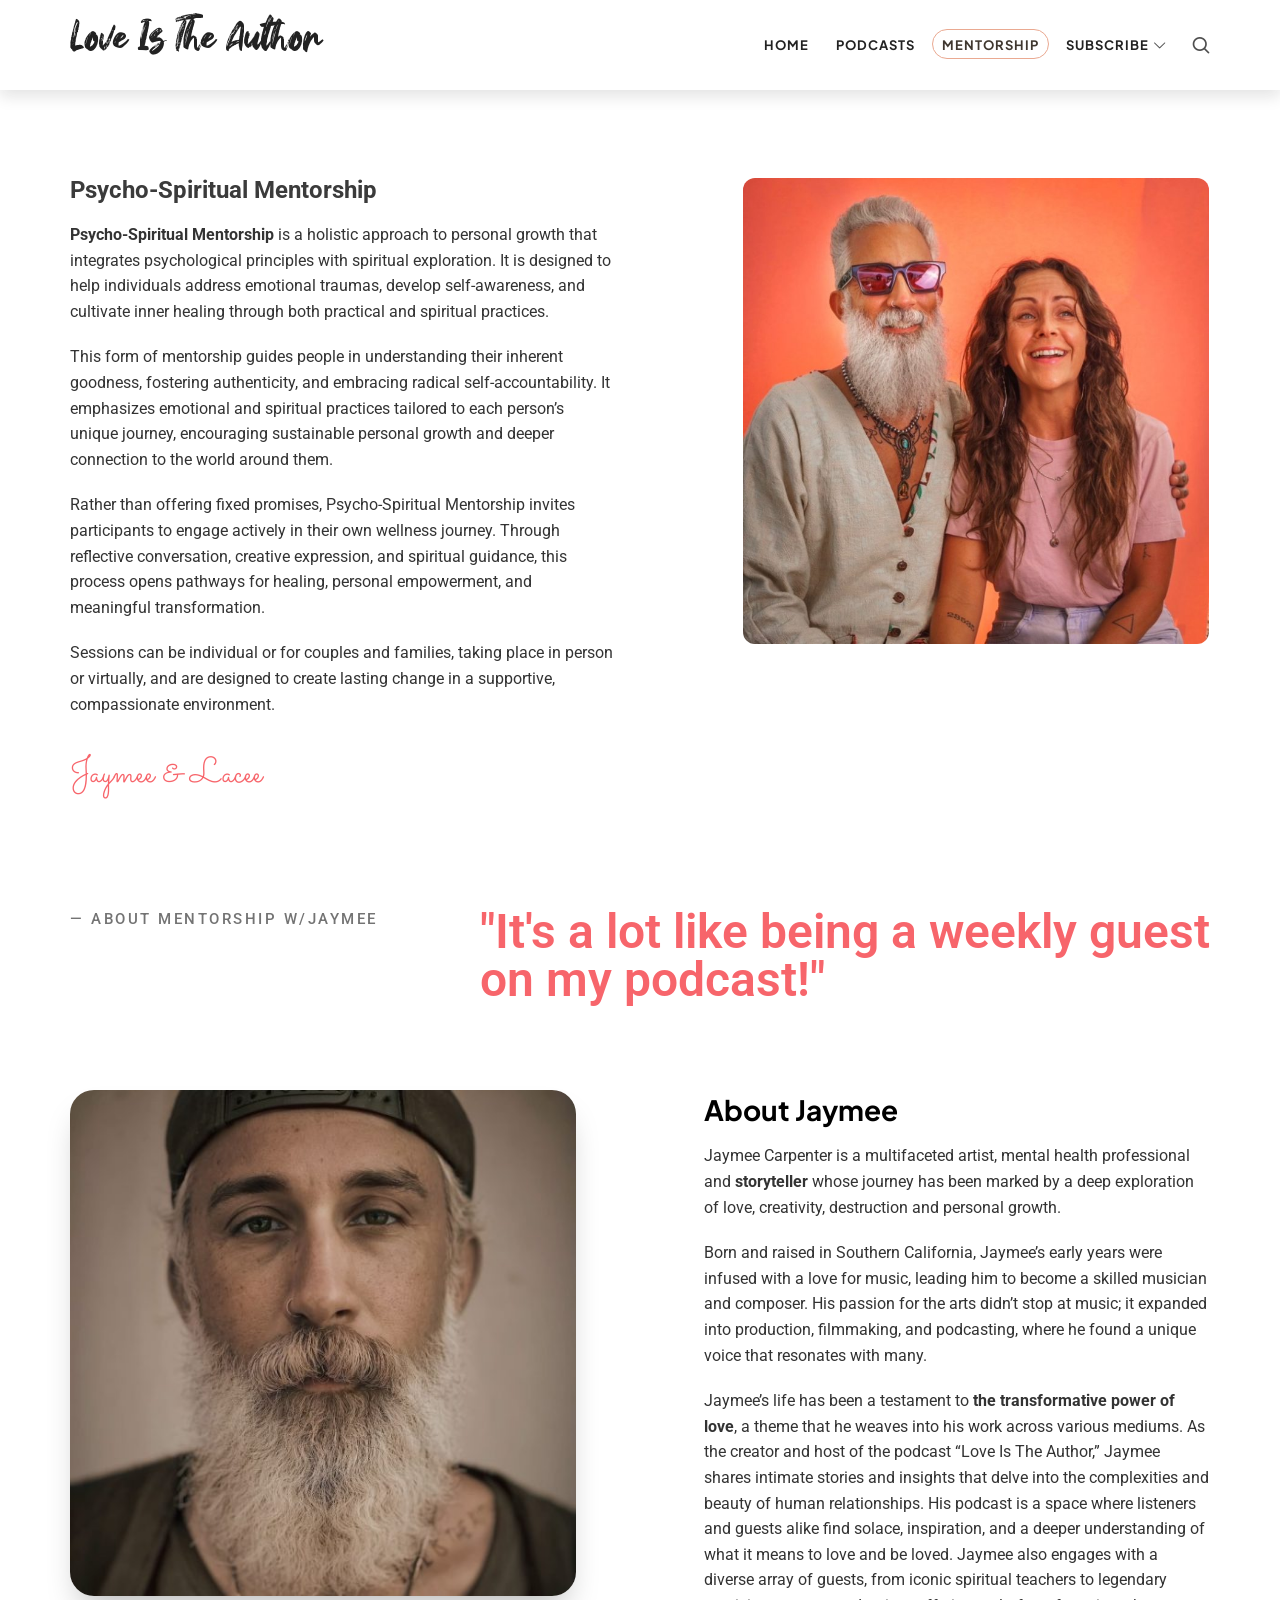
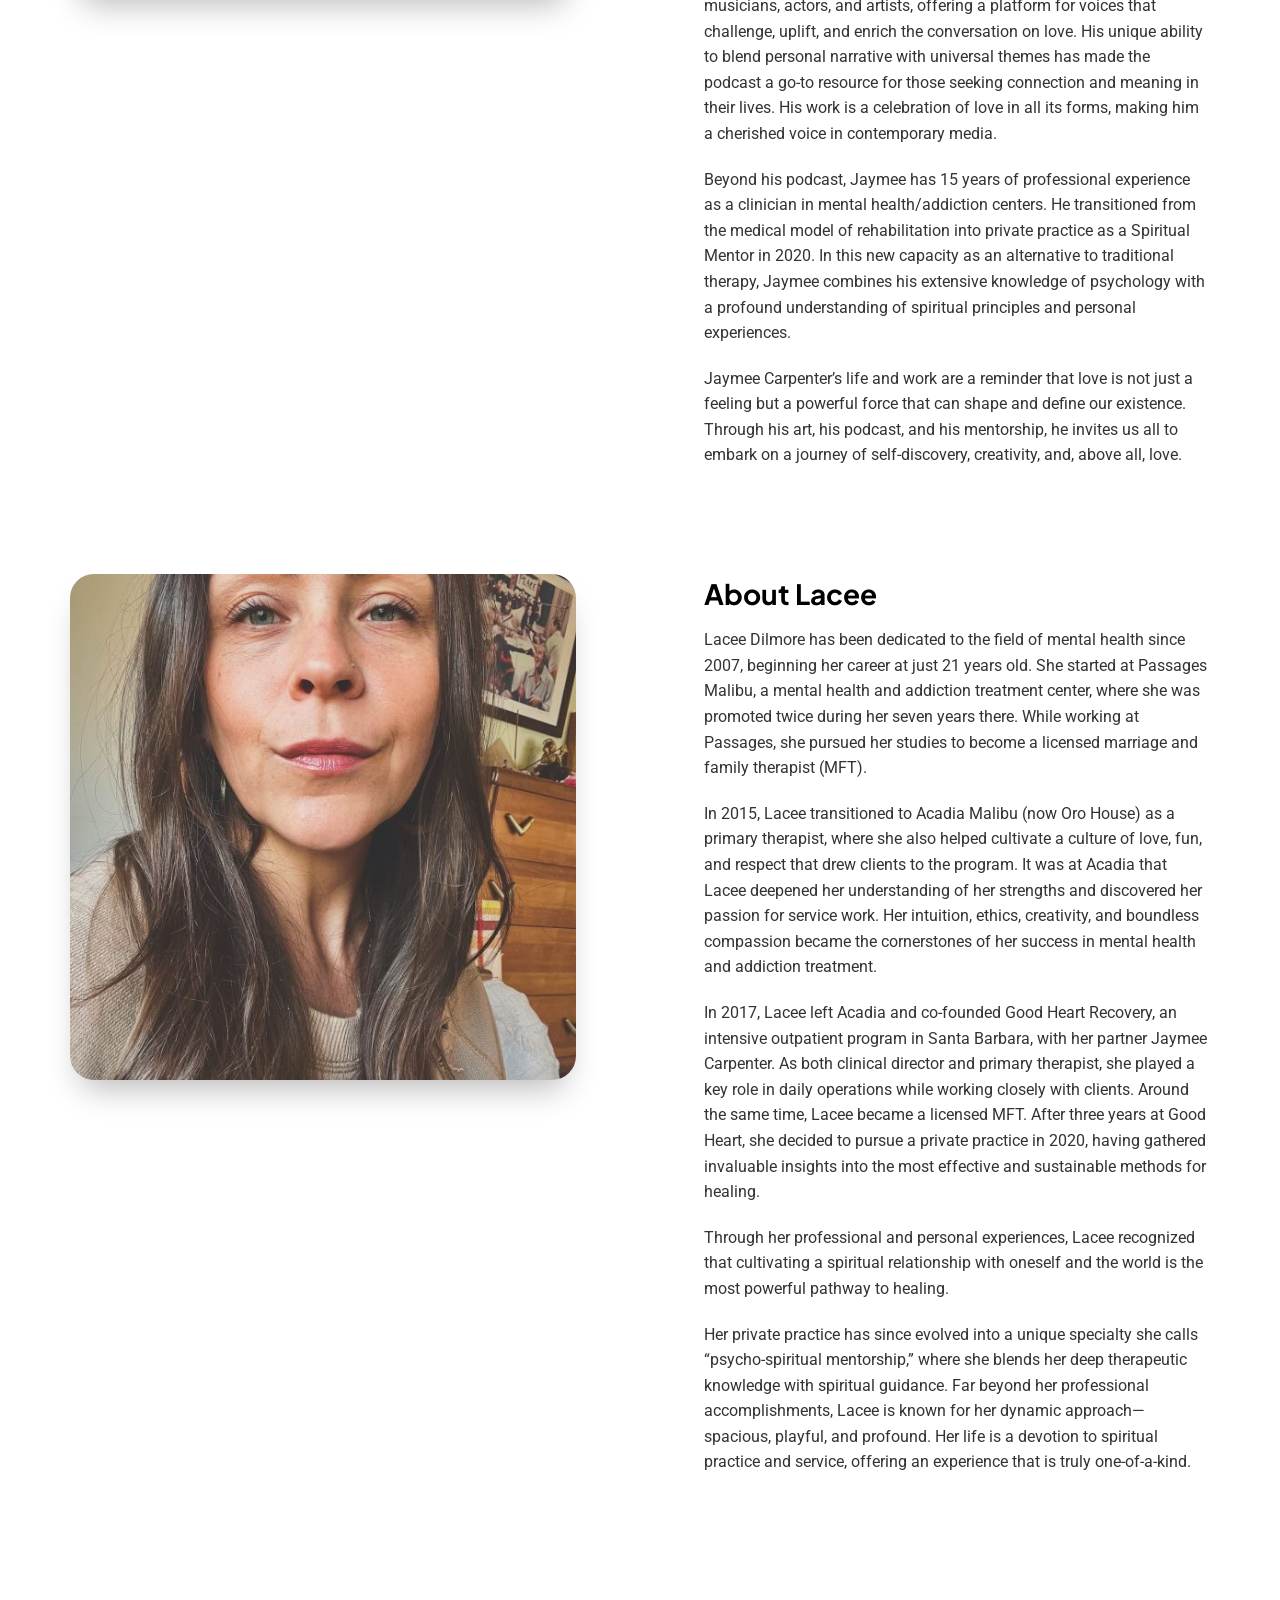
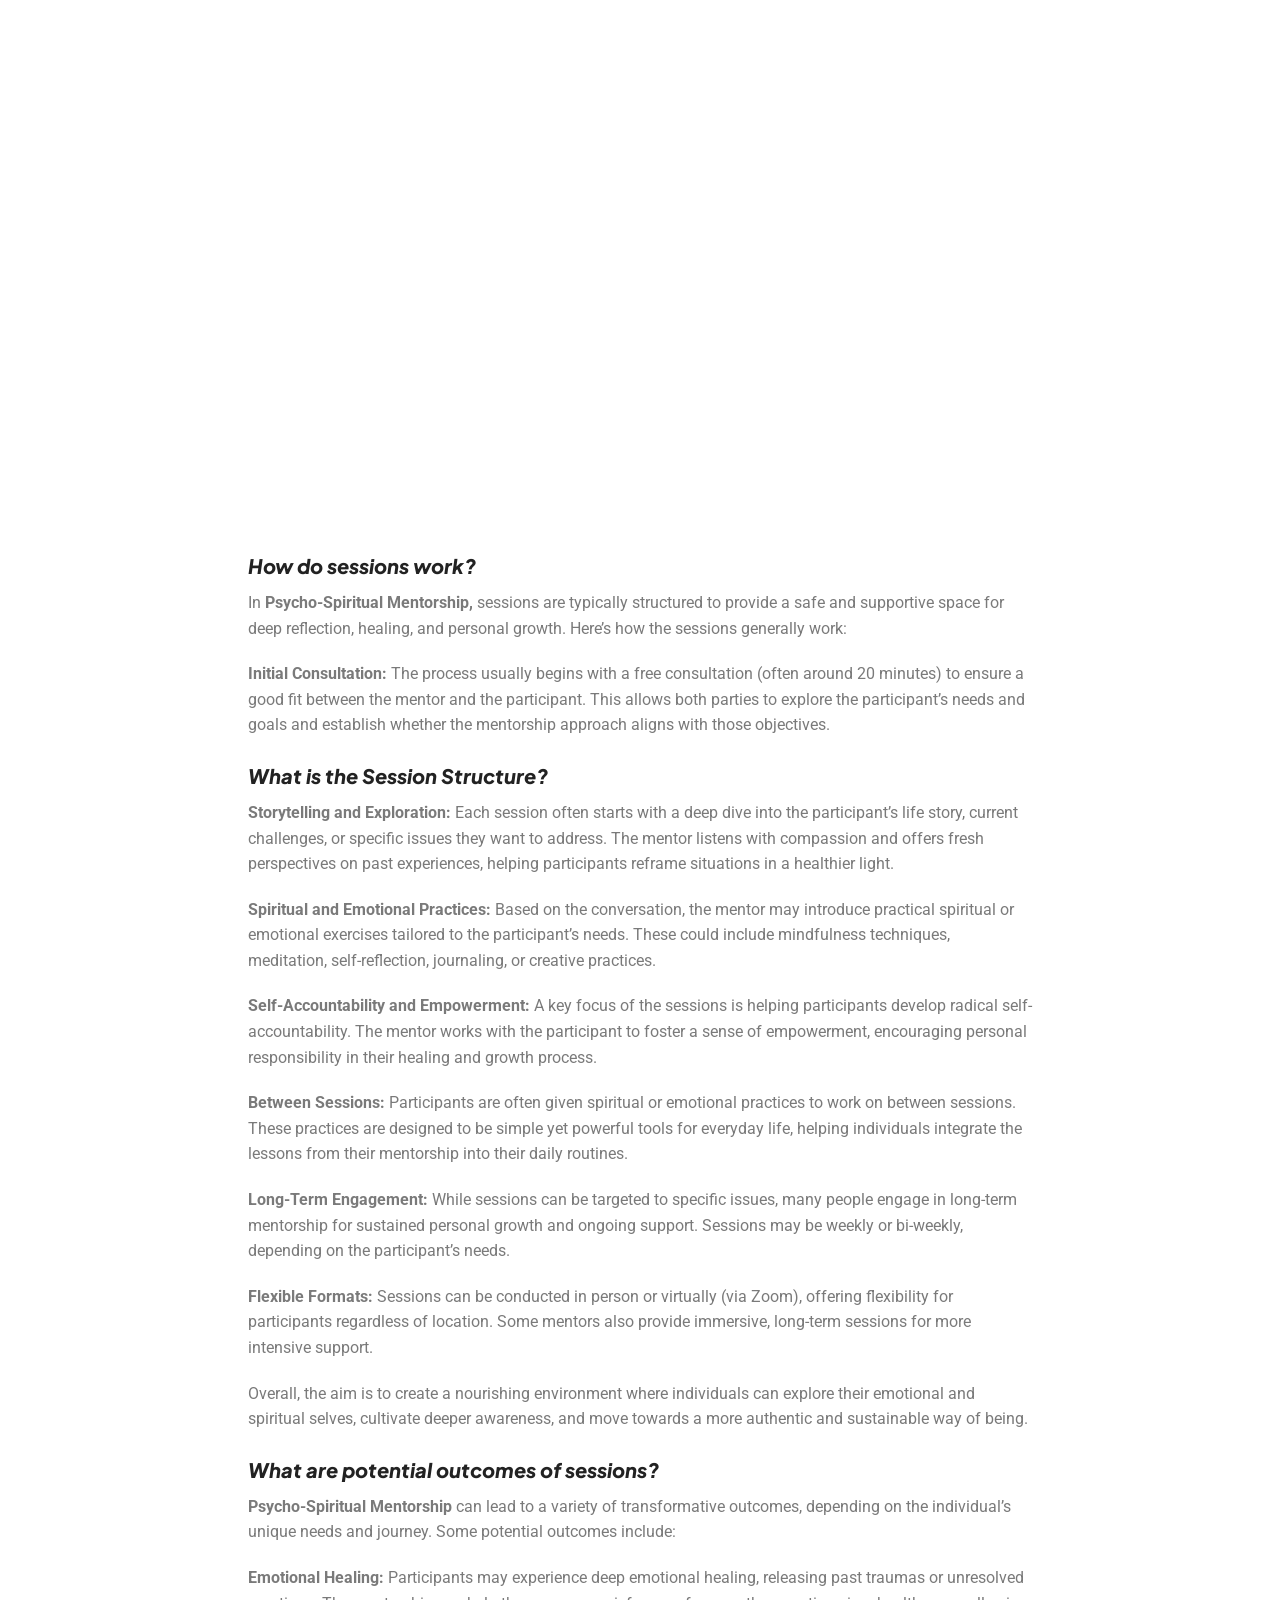
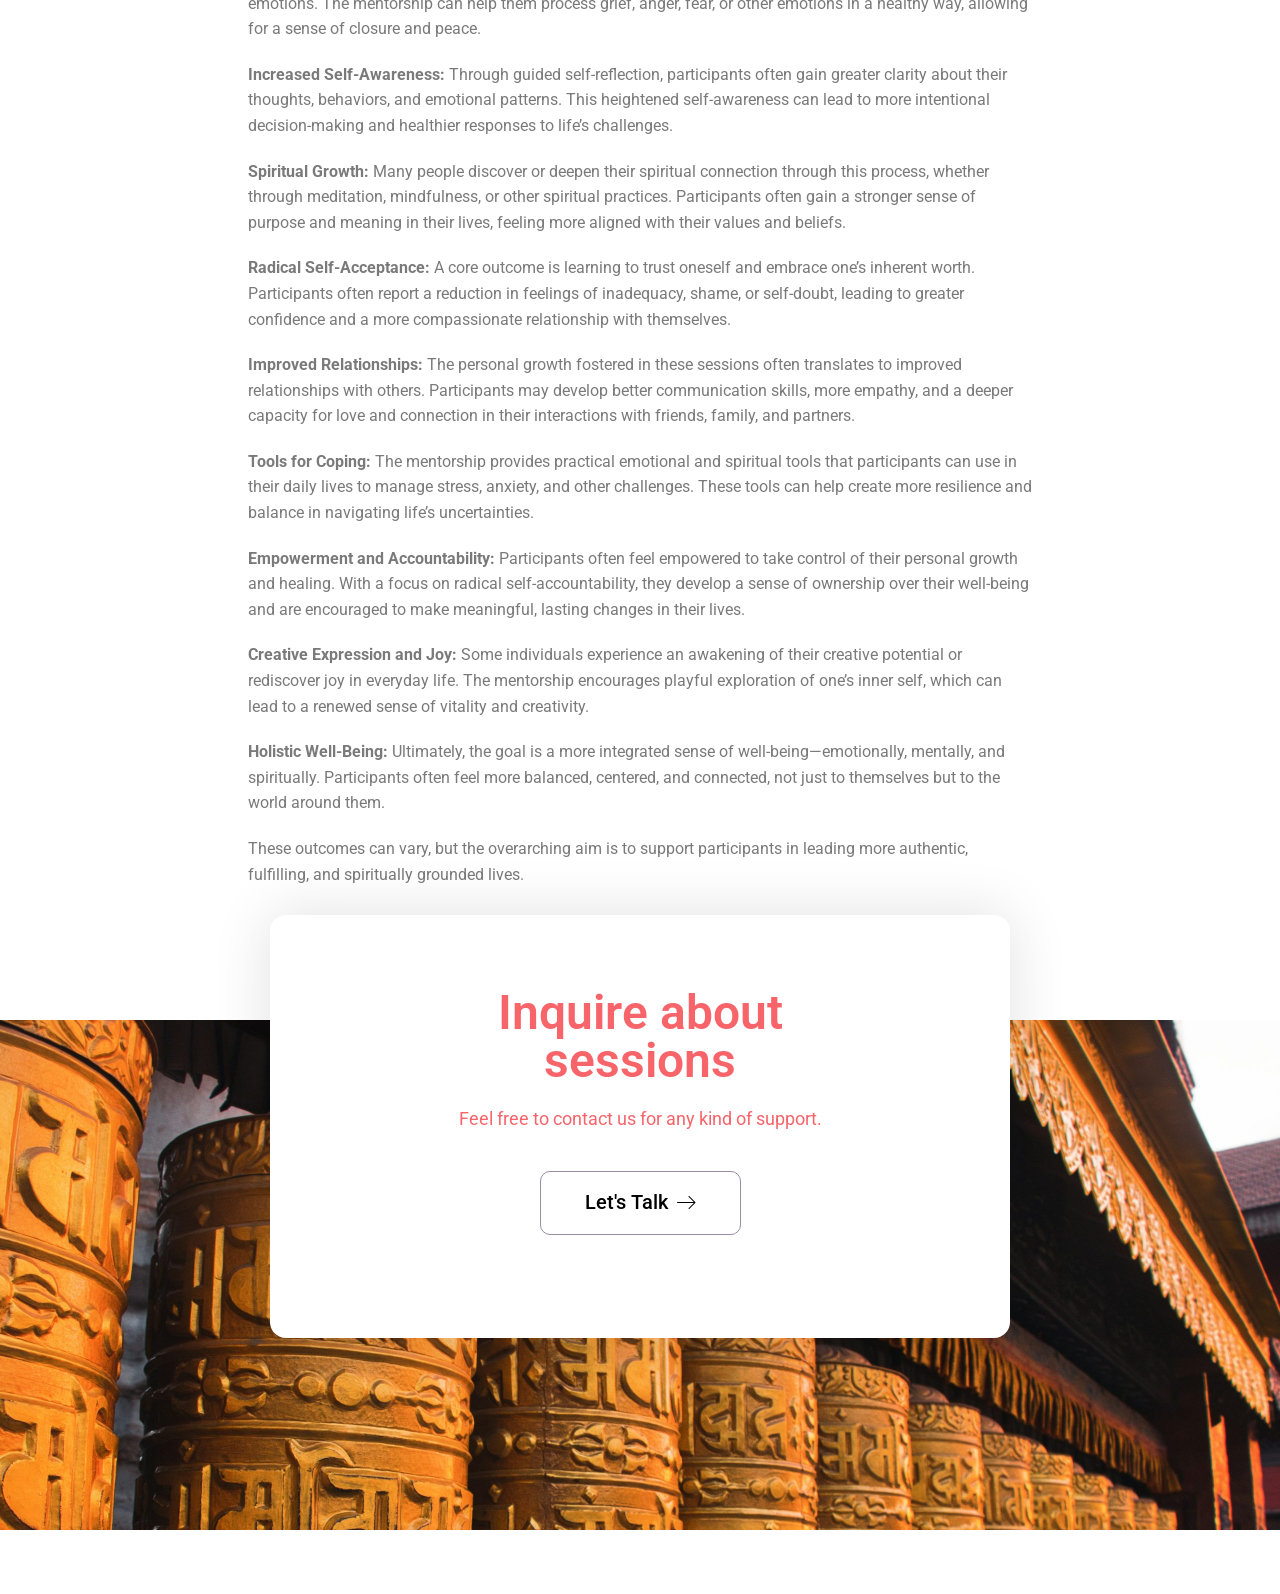
<file: mentorship.html>
<!doctype html>
<html lang="en-US" class="no-featured-area is-header-small is-body-full-width is-single-post-title-default is-post-title-align-center is-post-media-fixed is-blog-text-align-left is-meta-with-icons is-header-light is-header-full-width is-header-parallax-no is-menu-sticky is-menu-fixed-width is-menu-align-right is-menu-light is-submenu-light is-submenu-align-left is-menu-uppercase is-featured-area-fixed is-slider-buttons-center-margin is-slider-buttons-rounded is-slider-buttons-dark is-slider-title-default is-slider-parallax is-slider-title-none-uppercase is-slider-more-link-show is-slider-more-link-button-style is-slider-text-align-center is-slider-v-align-center is-slider-h-align-center is-link-box-title-default is-link-box-title-transform-none is-link-box-text-align-center is-link-box-v-align-center is-link-box-parallax is-intro-align-center is-intro-text-dark is-intro-parallax-no is-more-link-button-style is-about-author-minimal is-related-posts-parallax is-related-posts-overflow is-share-links-boxed is-tagcloud-minimal is-nav-single-rounded is-nav-single-no-animated is-comments-minimal is-comments-image-rounded is-comment-form-boxed is-comment-form-boxed-solid is-sidebar-right is-sidebar-sticky is-sidebar-align-left is-widget-title-align-left is-widget-bottomline is-trending-posts-default is-footer-subscribe-light is-footer-widgets-align-left is-footer-full-width is-meta-uppercase is-logo-hover-zoom-rotate is-sub-menu-ani-blur-in-up is-menu-hover-borders is-menu-hover-borders-round is-header-shadow-soft" data-title-ratio="0.5" data-link-box-title-ratio="0.5" data-generic-button-style="" data-header-bg-shape="">
<head>
	<meta charset="UTF-8">
					<meta name="viewport" content="width=device-width, initial-scale=1">
				<link rel="profile" href="http://gmpg.org/xfn/11">
	<meta name='robots' content='index, follow, max-image-preview:large, max-snippet:-1, max-video-preview:-1' />

	<!-- This site is optimized with the Yoast SEO plugin v28.7 - https://yoast.com/product/yoast-seo-wordpress/ -->
	<title>Mentorship - Love Is The Author</title>
<link data-rocket-prefetch href="https://fonts.googleapis.com" rel="dns-prefetch">
<link data-rocket-preload as="style" href="https://fonts.googleapis.com/css?family=Plus%20Jakarta%20Sans%3A100%2C100i%2C200%2C200i%2C300%2C300i%2C400%2C400i%2C500%2C500i%2C600%2C600i%2C700%2C700i%2C800%2C800i%2C900%2C900i%7CJost%3A100%2C100i%2C200%2C200i%2C300%2C300i%2C400%2C400i%2C500%2C500i%2C600%2C600i%2C700%2C700i%2C800%2C800i%2C900%2C900i&#038;display=swap" rel="preload">
<link href="https://fonts.googleapis.com/css?family=Plus%20Jakarta%20Sans%3A100%2C100i%2C200%2C200i%2C300%2C300i%2C400%2C400i%2C500%2C500i%2C600%2C600i%2C700%2C700i%2C800%2C800i%2C900%2C900i%7CJost%3A100%2C100i%2C200%2C200i%2C300%2C300i%2C400%2C400i%2C500%2C500i%2C600%2C600i%2C700%2C700i%2C800%2C800i%2C900%2C900i&#038;display=swap" media="print" onload="this.media=&#039;all&#039;" rel="stylesheet">
<noscript data-wpr-hosted-gf-parameters=""><link rel="stylesheet" href="https://fonts.googleapis.com/css?family=Plus%20Jakarta%20Sans%3A100%2C100i%2C200%2C200i%2C300%2C300i%2C400%2C400i%2C500%2C500i%2C600%2C600i%2C700%2C700i%2C800%2C800i%2C900%2C900i%7CJost%3A100%2C100i%2C200%2C200i%2C300%2C300i%2C400%2C400i%2C500%2C500i%2C600%2C600i%2C700%2C700i%2C800%2C800i%2C900%2C900i&#038;display=swap"></noscript><link rel="preload" data-rocket-preload as="image" href="wp-content/uploads/2024/10/POTM_PORTRAITS-49.jpg" imagesrcset="https://www.loveistheauthor.com/wp-content/uploads/2024/10/POTM_PORTRAITS-49.jpg 779w, https://www.loveistheauthor.com/wp-content/uploads/2024/10/POTM_PORTRAITS-49-300x300.jpg 300w, https://www.loveistheauthor.com/wp-content/uploads/2024/10/POTM_PORTRAITS-49-150x150.jpg 150w, https://www.loveistheauthor.com/wp-content/uploads/2024/10/POTM_PORTRAITS-49-768x768.jpg 768w, https://www.loveistheauthor.com/wp-content/uploads/2024/10/POTM_PORTRAITS-49-550x550.jpg 550w, https://www.loveistheauthor.com/wp-content/uploads/2024/10/POTM_PORTRAITS-49-500x500.jpg 500w, https://www.loveistheauthor.com/wp-content/uploads/2024/10/POTM_PORTRAITS-49-600x600.jpg 600w, https://www.loveistheauthor.com/wp-content/uploads/2024/10/POTM_PORTRAITS-49-100x100.jpg 100w" imagesizes="(max-width: 710px) 100vw, 710px" fetchpriority="high">
	<link rel="canonical" href="mentorship/index.html" />
	<meta property="og:locale" content="en_US" />
	<meta property="og:type" content="article" />
	<meta property="og:title" content="Mentorship - Love Is The Author" />
	<meta property="og:description" content="Psycho-Spiritual Mentorship Psycho-Spiritual Mentorship is a holistic approach to personal growth that integrates psychological principles with spiritual exploration. It is designed to help individuals address emotional traumas, develop self-awareness, and cultivate inner healing through both practical and spiritual practices. This form of mentorship guides people in understanding their inherent goodness, fostering authenticity, and embracing radical self-accountability. It emphasizes emotional and spiritual practices tailored to each... Read More" />
	<meta property="og:url" content="/mentorship/" />
	<meta property="og:site_name" content="Love Is The Author" />
	<meta property="article:modified_time" content="2024-10-30T20:50:14+00:00" />
	<meta property="og:image" content="https://lita.1000buddhas.co/wp-content/uploads/2024/10/POTM_PORTRAITS-49.jpg" />
	<meta name="twitter:card" content="summary_large_image" />
	<meta name="twitter:label1" content="Est. reading time" />
	<meta name="twitter:data1" content="9 minutes" />
	<script type="application/ld+json" class="yoast-schema-graph">{"@context":"https:\/\/schema.org","@graph":[{"@type":"WebPage","@id":"https:\/\/www.loveistheauthor.com\/mentorship\/","url":"https:\/\/www.loveistheauthor.com\/mentorship\/","name":"Mentorship - Love Is The Author","isPartOf":{"@id":"https:\/\/www.loveistheauthor.com\/#website"},"primaryImageOfPage":{"@id":"https:\/\/www.loveistheauthor.com\/mentorship\/#primaryimage"},"image":{"@id":"https:\/\/www.loveistheauthor.com\/mentorship\/#primaryimage"},"thumbnailUrl":"https:\/\/www.loveistheauthor.com\/wp-content\/uploads\/2024\/10\/POTM_PORTRAITS-49.jpg","datePublished":"2020-09-23T20:41:18+00:00","dateModified":"2024-10-30T20:50:14+00:00","breadcrumb":{"@id":"https:\/\/www.loveistheauthor.com\/mentorship\/#breadcrumb"},"inLanguage":"en-US","potentialAction":[{"@type":"ReadAction","target":["https:\/\/www.loveistheauthor.com\/mentorship\/"]}]},{"@type":"ImageObject","inLanguage":"en-US","@id":"https:\/\/www.loveistheauthor.com\/mentorship\/#primaryimage","url":"https:\/\/www.loveistheauthor.com\/wp-content\/uploads\/2024\/10\/POTM_PORTRAITS-49.jpg","contentUrl":"https:\/\/www.loveistheauthor.com\/wp-content\/uploads\/2024\/10\/POTM_PORTRAITS-49.jpg","width":779,"height":779},{"@type":"BreadcrumbList","@id":"https:\/\/www.loveistheauthor.com\/mentorship\/#breadcrumb","itemListElement":[{"@type":"ListItem","position":1,"name":"Home","item":"https:\/\/www.loveistheauthor.com\/"},{"@type":"ListItem","position":2,"name":"Mentorship"}]},{"@type":"WebSite","@id":"https:\/\/www.loveistheauthor.com\/#website","url":"https:\/\/www.loveistheauthor.com\/","name":"Love Is The Author","description":"Jaymee Carpenter","potentialAction":[{"@type":"SearchAction","target":{"@type":"EntryPoint","urlTemplate":"https:\/\/www.loveistheauthor.com\/?s={search_term_string}"},"query-input":{"@type":"PropertyValueSpecification","valueRequired":true,"valueName":"search_term_string"}}],"inLanguage":"en-US"}]}</script>
	<!-- / Yoast SEO plugin. -->


<link rel='dns-prefetch' href='index.html' />
<link rel='dns-prefetch' href='http://fonts.googleapis.com/' />
<link href='https://fonts.gstatic.com' crossorigin rel='preconnect' />
<link rel="alternate" type="application/rss+xml" title="Love Is The Author &raquo; Feed" href="feed/index.html" />
<link rel="alternate" title="oEmbed (JSON)" type="application/json+oembed" href="wp-json/oembed/1.0/embed_url=https:%252F%252Fwww.loveistheauthor.com%252Fmentorship%252F" />
<link rel="alternate" title="oEmbed (XML)" type="text/xml+oembed" href="wp-json/oembed/1.0/embed_url=https:%252F%252Fwww.loveistheauthor.com%252Fmentorship%252F&amp;format=xml" />
<style id="wp-img-auto-sizes-contain-inline-css">
img:is([sizes=auto i],[sizes^="auto," i]){contain-intrinsic-size:3000px 1500px}
/*# sourceURL=wp-img-auto-sizes-contain-inline-css */
</style>
<link rel='stylesheet' id='ssp-castos-player-css' href='wp-content/plugins/seriously-simple-podcasting/assets/css/castos-player.min.css_ver=3.17.1.css' media='all' />
<link rel='stylesheet' id='ssp-subscribe-buttons-css' href='wp-content/plugins/seriously-simple-podcasting/assets/css/subscribe-buttons.css_ver=3.17.1.css' media='all' />
<style id="wp-emoji-styles-inline-css">

	img.wp-smiley, img.emoji {
		display: inline !important;
		border: none !important;
		box-shadow: none !important;
		height: 1em !important;
		width: 1em !important;
		margin: 0 0.07em !important;
		vertical-align: -0.1em !important;
		background: none !important;
		padding: 0 !important;
	}
/*# sourceURL=wp-emoji-styles-inline-css */
</style>
<style id="classic-theme-styles-inline-css">
/*! This file is auto-generated */
.wp-block-button__link{color:#fff;background-color:#32373c;border-radius:9999px;box-shadow:none;text-decoration:none;padding:calc(.667em + 2px) calc(1.333em + 2px);font-size:1.125em}.wp-block-file__button{background:#32373c;color:#fff;text-decoration:none}
/*# sourceURL=/wp-includes/css/classic-themes.min.css */
</style>
<style id="global-styles-inline-css">
:root{--wp--preset--aspect-ratio--square: 1;--wp--preset--aspect-ratio--4-3: 4/3;--wp--preset--aspect-ratio--3-4: 3/4;--wp--preset--aspect-ratio--3-2: 3/2;--wp--preset--aspect-ratio--2-3: 2/3;--wp--preset--aspect-ratio--16-9: 16/9;--wp--preset--aspect-ratio--9-16: 9/16;--wp--preset--color--black: #000000;--wp--preset--color--cyan-bluish-gray: #abb8c3;--wp--preset--color--white: #ffffff;--wp--preset--color--pale-pink: #f78da7;--wp--preset--color--vivid-red: #cf2e2e;--wp--preset--color--luminous-vivid-orange: #ff6900;--wp--preset--color--luminous-vivid-amber: #fcb900;--wp--preset--color--light-green-cyan: #7bdcb5;--wp--preset--color--vivid-green-cyan: #00d084;--wp--preset--color--pale-cyan-blue: #8ed1fc;--wp--preset--color--vivid-cyan-blue: #0693e3;--wp--preset--color--vivid-purple: #9b51e0;--wp--preset--gradient--vivid-cyan-blue-to-vivid-purple: linear-gradient(135deg,rgb(6,147,227) 0%,rgb(155,81,224) 100%);--wp--preset--gradient--light-green-cyan-to-vivid-green-cyan: linear-gradient(135deg,rgb(122,220,180) 0%,rgb(0,208,130) 100%);--wp--preset--gradient--luminous-vivid-amber-to-luminous-vivid-orange: linear-gradient(135deg,rgb(252,185,0) 0%,rgb(255,105,0) 100%);--wp--preset--gradient--luminous-vivid-orange-to-vivid-red: linear-gradient(135deg,rgb(255,105,0) 0%,rgb(207,46,46) 100%);--wp--preset--gradient--very-light-gray-to-cyan-bluish-gray: linear-gradient(135deg,rgb(238,238,238) 0%,rgb(169,184,195) 100%);--wp--preset--gradient--cool-to-warm-spectrum: linear-gradient(135deg,rgb(74,234,220) 0%,rgb(151,120,209) 20%,rgb(207,42,186) 40%,rgb(238,44,130) 60%,rgb(251,105,98) 80%,rgb(254,248,76) 100%);--wp--preset--gradient--blush-light-purple: linear-gradient(135deg,rgb(255,206,236) 0%,rgb(152,150,240) 100%);--wp--preset--gradient--blush-bordeaux: linear-gradient(135deg,rgb(254,205,165) 0%,rgb(254,45,45) 50%,rgb(107,0,62) 100%);--wp--preset--gradient--luminous-dusk: linear-gradient(135deg,rgb(255,203,112) 0%,rgb(199,81,192) 50%,rgb(65,88,208) 100%);--wp--preset--gradient--pale-ocean: linear-gradient(135deg,rgb(255,245,203) 0%,rgb(182,227,212) 50%,rgb(51,167,181) 100%);--wp--preset--gradient--electric-grass: linear-gradient(135deg,rgb(202,248,128) 0%,rgb(113,206,126) 100%);--wp--preset--gradient--midnight: linear-gradient(135deg,rgb(2,3,129) 0%,rgb(40,116,252) 100%);--wp--preset--font-size--small: 13px;--wp--preset--font-size--medium: 20px;--wp--preset--font-size--large: 36px;--wp--preset--font-size--x-large: 42px;--wp--preset--spacing--20: 0.44rem;--wp--preset--spacing--30: 0.67rem;--wp--preset--spacing--40: 1rem;--wp--preset--spacing--50: 1.5rem;--wp--preset--spacing--60: 2.25rem;--wp--preset--spacing--70: 3.38rem;--wp--preset--spacing--80: 5.06rem;--wp--preset--shadow--natural: 6px 6px 9px rgba(0, 0, 0, 0.2);--wp--preset--shadow--deep: 12px 12px 50px rgba(0, 0, 0, 0.4);--wp--preset--shadow--sharp: 6px 6px 0px rgba(0, 0, 0, 0.2);--wp--preset--shadow--outlined: 6px 6px 0px -3px rgb(255, 255, 255), 6px 6px rgb(0, 0, 0);--wp--preset--shadow--crisp: 6px 6px 0px rgb(0, 0, 0);}.wp-block-button{--wp--preset--dimension--25: 25%;--wp--preset--dimension--50: 50%;--wp--preset--dimension--75: 75%;--wp--preset--dimension--100: 100%;}:where(body) { margin: 0; }:where(.wp-site-blocks) > * { margin-block-start: 24px; margin-block-end: 0; }:where(.wp-site-blocks) > :first-child { margin-block-start: 0; }:where(.wp-site-blocks) > :last-child { margin-block-end: 0; }:root { --wp--style--block-gap: 24px; }:root :where(.is-layout-flow) > :first-child{margin-block-start: 0;}:root :where(.is-layout-flow) > :last-child{margin-block-end: 0;}:root :where(.is-layout-flow) > *{margin-block-start: 24px;margin-block-end: 0;}:root :where(.is-layout-constrained) > :first-child{margin-block-start: 0;}:root :where(.is-layout-constrained) > :last-child{margin-block-end: 0;}:root :where(.is-layout-constrained) > *{margin-block-start: 24px;margin-block-end: 0;}:root :where(.is-layout-flex){gap: 24px;}:root :where(.is-layout-grid){gap: 24px;}body .is-layout-flex{display: flex;}.is-layout-flex{flex-wrap: wrap;align-items: center;}.is-layout-flex > :is(*, div){margin: 0;}body .is-layout-grid{display: grid;}.is-layout-grid > :is(*, div){margin: 0;}body{padding-top: 0px;padding-right: 0px;padding-bottom: 0px;padding-left: 0px;}:root :where(.wp-element-button, .wp-block-button__link){background-color: #32373c;border-width: 0;color: #fff;font-family: inherit;font-size: inherit;font-style: inherit;font-weight: inherit;letter-spacing: inherit;line-height: inherit;padding-top: calc(0.667em + 2px);padding-right: calc(1.333em + 2px);padding-bottom: calc(0.667em + 2px);padding-left: calc(1.333em + 2px);text-decoration: none;text-transform: inherit;}.has-black-color{color: var(--wp--preset--color--black) !important;}.has-cyan-bluish-gray-color{color: var(--wp--preset--color--cyan-bluish-gray) !important;}.has-white-color{color: var(--wp--preset--color--white) !important;}.has-pale-pink-color{color: var(--wp--preset--color--pale-pink) !important;}.has-vivid-red-color{color: var(--wp--preset--color--vivid-red) !important;}.has-luminous-vivid-orange-color{color: var(--wp--preset--color--luminous-vivid-orange) !important;}.has-luminous-vivid-amber-color{color: var(--wp--preset--color--luminous-vivid-amber) !important;}.has-light-green-cyan-color{color: var(--wp--preset--color--light-green-cyan) !important;}.has-vivid-green-cyan-color{color: var(--wp--preset--color--vivid-green-cyan) !important;}.has-pale-cyan-blue-color{color: var(--wp--preset--color--pale-cyan-blue) !important;}.has-vivid-cyan-blue-color{color: var(--wp--preset--color--vivid-cyan-blue) !important;}.has-vivid-purple-color{color: var(--wp--preset--color--vivid-purple) !important;}.has-black-background-color{background-color: var(--wp--preset--color--black) !important;}.has-cyan-bluish-gray-background-color{background-color: var(--wp--preset--color--cyan-bluish-gray) !important;}.has-white-background-color{background-color: var(--wp--preset--color--white) !important;}.has-pale-pink-background-color{background-color: var(--wp--preset--color--pale-pink) !important;}.has-vivid-red-background-color{background-color: var(--wp--preset--color--vivid-red) !important;}.has-luminous-vivid-orange-background-color{background-color: var(--wp--preset--color--luminous-vivid-orange) !important;}.has-luminous-vivid-amber-background-color{background-color: var(--wp--preset--color--luminous-vivid-amber) !important;}.has-light-green-cyan-background-color{background-color: var(--wp--preset--color--light-green-cyan) !important;}.has-vivid-green-cyan-background-color{background-color: var(--wp--preset--color--vivid-green-cyan) !important;}.has-pale-cyan-blue-background-color{background-color: var(--wp--preset--color--pale-cyan-blue) !important;}.has-vivid-cyan-blue-background-color{background-color: var(--wp--preset--color--vivid-cyan-blue) !important;}.has-vivid-purple-background-color{background-color: var(--wp--preset--color--vivid-purple) !important;}.has-black-border-color{border-color: var(--wp--preset--color--black) !important;}.has-cyan-bluish-gray-border-color{border-color: var(--wp--preset--color--cyan-bluish-gray) !important;}.has-white-border-color{border-color: var(--wp--preset--color--white) !important;}.has-pale-pink-border-color{border-color: var(--wp--preset--color--pale-pink) !important;}.has-vivid-red-border-color{border-color: var(--wp--preset--color--vivid-red) !important;}.has-luminous-vivid-orange-border-color{border-color: var(--wp--preset--color--luminous-vivid-orange) !important;}.has-luminous-vivid-amber-border-color{border-color: var(--wp--preset--color--luminous-vivid-amber) !important;}.has-light-green-cyan-border-color{border-color: var(--wp--preset--color--light-green-cyan) !important;}.has-vivid-green-cyan-border-color{border-color: var(--wp--preset--color--vivid-green-cyan) !important;}.has-pale-cyan-blue-border-color{border-color: var(--wp--preset--color--pale-cyan-blue) !important;}.has-vivid-cyan-blue-border-color{border-color: var(--wp--preset--color--vivid-cyan-blue) !important;}.has-vivid-purple-border-color{border-color: var(--wp--preset--color--vivid-purple) !important;}.has-vivid-cyan-blue-to-vivid-purple-gradient-background{background: var(--wp--preset--gradient--vivid-cyan-blue-to-vivid-purple) !important;}.has-light-green-cyan-to-vivid-green-cyan-gradient-background{background: var(--wp--preset--gradient--light-green-cyan-to-vivid-green-cyan) !important;}.has-luminous-vivid-amber-to-luminous-vivid-orange-gradient-background{background: var(--wp--preset--gradient--luminous-vivid-amber-to-luminous-vivid-orange) !important;}.has-luminous-vivid-orange-to-vivid-red-gradient-background{background: var(--wp--preset--gradient--luminous-vivid-orange-to-vivid-red) !important;}.has-very-light-gray-to-cyan-bluish-gray-gradient-background{background: var(--wp--preset--gradient--very-light-gray-to-cyan-bluish-gray) !important;}.has-cool-to-warm-spectrum-gradient-background{background: var(--wp--preset--gradient--cool-to-warm-spectrum) !important;}.has-blush-light-purple-gradient-background{background: var(--wp--preset--gradient--blush-light-purple) !important;}.has-blush-bordeaux-gradient-background{background: var(--wp--preset--gradient--blush-bordeaux) !important;}.has-luminous-dusk-gradient-background{background: var(--wp--preset--gradient--luminous-dusk) !important;}.has-pale-ocean-gradient-background{background: var(--wp--preset--gradient--pale-ocean) !important;}.has-electric-grass-gradient-background{background: var(--wp--preset--gradient--electric-grass) !important;}.has-midnight-gradient-background{background: var(--wp--preset--gradient--midnight) !important;}.has-small-font-size{font-size: var(--wp--preset--font-size--small) !important;}.has-medium-font-size{font-size: var(--wp--preset--font-size--medium) !important;}.has-large-font-size{font-size: var(--wp--preset--font-size--large) !important;}.has-x-large-font-size{font-size: var(--wp--preset--font-size--x-large) !important;}
:root :where(.wp-block-icon svg){width: 24px;}
:root :where(.wp-block-pullquote){font-size: 1.5em;line-height: 1.6;}
/*# sourceURL=global-styles-inline-css */
</style>
<link rel='stylesheet' id='irecommendthis-css' href='wp-content/plugins/i-recommend-this/assets/css/irecommendthis-heart.css_ver=4.0.1.css' media='all' />
<link rel='stylesheet' id='fontello-css' href='wp-content/plugins/pixelwars-core/themes/global/css/fonts/fontello/css/fontello.css' media='all' />
<link rel='stylesheet' id='pixelwars-core-shortcodes-css' href='wp-content/plugins/pixelwars-core/themes/global/css/shortcodes.css' media='all' />
<link rel='stylesheet' id='podcasty-parent-style-css' href='wp-content/themes/podcasty/style.css_ver=7.1.3.css' media='all' />
<link rel='stylesheet' id='podcasty-font-hey-october-css' href='wp-content/themes/podcasty/css/fonts/hey-october/stylesheet.css_ver=7.1.3.css' media='all' />
<link rel='stylesheet' id='podcasty-font-texgyreadventor-css' href='wp-content/themes/podcasty/css/fonts/texgyreadventor/stylesheet.css_ver=7.1.3.css' media='all' />
<link rel='stylesheet' id='podcasty-font-now-css' href='wp-content/themes/podcasty/css/fonts/now/stylesheet.css_ver=7.1.3.css' media='all' />

<link rel='stylesheet' id='normalize-css' href='wp-content/themes/podcasty/css/normalize.css_ver=7.1.3.css' media='all' />
<link rel='stylesheet' id='bootstrap-css' href='wp-content/themes/podcasty/css/bootstrap.css_ver=7.1.3.css' media='all' />
<link rel='stylesheet' id='fluidbox-css' href='wp-content/themes/podcasty/js/fluidbox/fluidbox.css_ver=7.1.3.css' media='all' />
<link rel='stylesheet' id='magnific-popup-css' href='wp-content/plugins/elementskit-lite/assets/libs/magnific-popup/magnific-popup.css_ver=1793066769.css' media='all' />
<link rel='stylesheet' id='owl-carousel-css' href='wp-content/themes/podcasty/js/owl-carousel/owl.carousel.css_ver=7.1.3.css' media='all' />
<link rel='stylesheet' id='podcasty-main-css' href='wp-content/themes/podcasty/css/main.css_ver=7.1.3.css' media='all' />
<link rel='stylesheet' id='podcasty-768-css' href='wp-content/themes/podcasty/css/768.css_ver=7.1.3.css' media='all' />
<link rel='stylesheet' id='podcasty-992-css' href='wp-content/themes/podcasty/css/992.css_ver=7.1.3.css' media='all' />
<link rel='stylesheet' id='podcasty-style-css' href='wp-content/themes/lita/style.css_ver=7.1.3.css' media='all' />
<style id="podcasty-style-inline-css">
.site-title { font-family: 'Hey October', sans-serif; }

.nav-menu, .entry-meta, .owl-nav, label, .page-links, .navigation, .entry-title i, .site-info, .filters { font-family: 'Plus Jakarta Sans'; }

.widget-title { font-family: 'TeXGyreAdventor', sans-serif; }

h1, .entry-title, .footer-subscribe h3, .widget_categories ul li, .widget_recent_entries ul li a, .widget_pages ul li, .widget_nav_menu ul li, .widget_archive ul li, .widget_most_recommended_posts ul li a, .widget_calendar table caption, .tptn_title, .nav-single a, .widget_recent_comments ul li, .widget_product_categories ul li, .widget_meta ul li, .widget_rss ul a.rsswidget { font-family: 'Plus Jakarta Sans'; }

h2, h3, h4, h5, h6, blockquote, .tab-titles { font-family: 'Plus Jakarta Sans'; }

.slider-box .entry-title { font-family: 'Now', sans-serif; }

.link-box .entry-title { font-family: 'Now', sans-serif; }

.button, button, html .elementor-button, html .ekit-wid-con .elementskit-btn, html .ekit-wid-con .ekit_creative_button, .more-link { font-family: 'Jost'; }

@media screen and (min-width: 992px) { .site-header .site-title { font-size: 40px; } }

@media screen and (min-width: 992px) { .is-header-smaller .site-header.clone .site-title { font-size: 40px; } }

@media screen and (min-width: 992px) { html { font-size: 16px; } }

@media screen and (min-width: 992px) { .nav-menu > ul { font-size: 13px; } }

@media screen and (min-width: 992px) { .blog-stream .entry-content { font-size: 16px; } }

@media screen and (min-width: 992px) { .blog-stream.blog-small .entry-content { font-size: 14px; } }

.widget-title { font-size: 13px; }

@media screen and (min-width: 992px) { .nav-menu ul ul { font-size: 13px; } }

.site-footer .site-info { font-size: 13px; }

.site-title { font-weight: 400; }

h1, .entry-title, .footer-subscribe h3 { font-weight: 700; }

h2, h3, h4, h5, h6, blockquote, .comment-meta .fn { font-weight: 700; }

.slider-box .entry-title { font-weight: 700; }

.widget-title { font-weight: 700; }

@media screen and (min-width: 992px) { .nav-menu > ul { font-weight: 700; } }

@media screen and (min-width: 992px) { .nav-menu ul ul { font-weight: 700; } }

.link-box .entry-title { font-weight: 700; }

.site-footer .site-info { font-weight: 700; }

.entry-meta { font-weight: 700; }

@media screen and (min-width: 992px) { .nav-menu ul ul { letter-spacing: 1px; } }

.widget-title { letter-spacing: 3px; }

.site-footer .site-info { letter-spacing: 3px; }

h1, .entry-title, .footer-subscribe h3, .widget_categories ul li, .widget_recent_entries ul li, .widget_pages ul li, .widget_archive ul li, .widget_calendar table caption, .tptn_title, .nav-single a { text-transform: none; }

@media screen and (min-width: 992px) { html { line-height: 1.6; } }

.layout-medium, .is-header-row .header-wrap-inner, .is-header-small .header-wrap-inner, .is-menu-bar.is-menu-fixed-bg .menu-wrap, .is-header-fixed-width .header-wrap, .is-header-fixed-width.is-menu-bar .site-navigation, .is-header-float-box:not(.is-header-float-box-menu) .site-header:not(.clone) .header-wrap, .is-header-float-box.is-menu-bar .site-header:not(.clone) .site-navigation:not(.clone), .is-body-boxed .site, .is-body-boxed .header-wrap, .is-body-boxed.is-menu-bar .site-navigation, .is-body-boxed:not(.is-menu-bar) .site-header, .is-middle-boxed .site-main, .intro-content, .is-footer-boxed .site-footer, .is-content-boxed .site-main .layout-fixed, .top-bar .top-bar-wrap, .is-top-bar-fixed .top-bar, .is-top-bar-fixed-bg .top-bar, .is-menu-bottom.is-menu-bottom-overflow .site-header:not(.clone) .site-navigation:not(.clone) .menu-wrap, .site-branding-wrap, .is-header-border-fixed .header-wrap:after, .is-header-border-fixed .menu-wrap:after, html .tutor-container, html .lp-content-area, html .learn-press-breadcrumb { max-width: 1140px; margin-left: auto; margin-right: auto; }

a { color: #d84156; }

a:hover { color: #c60035; }

.site-header .header-wrap { background-color: #ffffff; }

html:not(.is-menu-bottom) .site-header .header-bg-shape { color: #ffffff; }

@media screen and (min-width: 992px) { .nav-menu > ul > li.current-menu-item > a { color: #3f372f !important; } }

@media screen and (min-width: 992px) { .nav-menu li.current-menu-item > a .link-text:before { background-color: #eaa991 !important; border-color: #eaa991 !important; } }

@media screen and (min-width: 992px) { html .nav-menu > ul > li > a:hover, .nav-menu > ul > li.has-submenu:hover > a { color: #2d2d2d; } }

@media screen and (min-width: 992px) { html.loaded .nav-menu ul li a .link-text:before, .nav-menu li.has-submenu:hover > a .link-text:before { background-color: #ffd7c1; border-color: #ffd7c1; } }

body { color: #2b2b2b; }

body { background: #ffffff; }

.site .footer-subscribe { background: #ffffff; }

.top-bar, .top-bar select option { background-color: #171717; }

.header-wrap:after { color: #222222; }

.is-menu-bar .menu-wrap:after { color: #222222; }
/*# sourceURL=podcasty-style-inline-css */
</style>
<link rel='stylesheet' id='elementor-frontend-css' href='wp-content/plugins/elementor/assets/css/frontend.min.css_ver=4.3.5.css' media='all' />
<link rel='stylesheet' id='elementor-post-4306-css' href='wp-content/uploads/elementor/css/post-4306.css_ver=1793043695.css' media='all' />
<link rel='stylesheet' id='widget-heading-css' href='wp-content/plugins/elementor/assets/css/widget-heading.min.css_ver=4.3.5.css' media='all' />
<link rel='stylesheet' id='widget-image-css' href='wp-content/plugins/elementor/assets/css/widget-image.min.css_ver=4.3.5.css' media='all' />
<link rel='stylesheet' id='widget-spacer-css' href='wp-content/plugins/elementor/assets/css/widget-spacer.min.css_ver=4.3.5.css' media='all' />
<link rel='stylesheet' id='ekit-widget-common-css' href='wp-content/plugins/elementskit-lite/widgets/init/assets/css/common.css_ver=4.0.9.css' media='all' />
<link rel='stylesheet' id='ekit-testimonial-css' href='wp-content/plugins/elementskit-lite/widgets/init/assets/css/testimonial.css_ver=4.0.9.css' media='all' />
<link rel='stylesheet' id='swiper-css' href='wp-content/plugins/elementor/assets/lib/swiper/v8/css/swiper.min.css_ver=8.4.5.css' media='all' />
<link rel='stylesheet' id='elementor-post-6-css' href='wp-content/uploads/elementor/css/post-6.css_ver=1793020944.css' media='all' />
<link rel='stylesheet' id='e-animation-slideInUp-css' href='wp-content/plugins/elementor/assets/lib/animations/styles/slideInUp.min.css_ver=4.3.5.css' media='all' />
<link rel='stylesheet' id='elementor-gf-local-roboto-css' href='wp-content/uploads/elementor/google-fonts/css/roboto.css_ver=1753274518.css' media='all' />
<link rel='stylesheet' id='elementor-gf-local-sacramento-css' href='wp-content/uploads/elementor/google-fonts/css/sacramento.css_ver=1753274762.css' media='all' />
<link rel='stylesheet' id='elementor-gf-local-robotoslab-css' href='wp-content/uploads/elementor/google-fonts/css/robotoslab.css_ver=1753274524.css' media='all' />
<link rel='stylesheet' id='elementor-icons-ekiticons-css' href='wp-content/plugins/elementskit-lite/modules/elementskit-icon-pack/assets/css/ekiticons.css_ver=4.0.9.css' media='all' />
<script type='text/javascript'>
		var elementskit = {
			resturl: 'https://www.loveistheauthor.com/wp-json/elementskit/v1/',
		}

		</script><script id="jquery-core-js" src="wp-includes/js/jquery/jquery.min.js_ver=3.7.1"></script>
<script id="jquery-migrate-js" src="wp-includes/js/jquery/jquery-migrate.min.js_ver=3.4.1"></script>
<link rel="https://api.w.org/" href="wp-json/index.html" /><link rel="alternate" title="JSON" type="application/json" href="wp-json/wp/v2/pages/4306" /><link rel="EditURI" type="application/rsd+xml" title="RSD" href="https://www.loveistheauthor.com/xmlrpc.php?rsd" />
<meta name="generator" content="WordPress 7.1.3" />
<meta name="generator" content="Seriously Simple Podcasting 3.17.1" />
<link rel='shortlink' href='mentorship/index.html' />

<link rel="alternate" type="application/rss+xml" title="Podcast RSS feed" href="feed/podcast" />

		<style type="text/css">.pp-podcast {opacity: 0;}</style>
		<meta name="generator" content="Elementor 4.3.5; features: e_font_icon_svg, additional_custom_breakpoints; settings: css_print_method-external, google_font-enabled, font_display-swap">
			<style>
				.e-con.e-parent:nth-of-type(n+4):not(.e-lazyloaded):not(.e-no-lazyload),
				.e-con.e-parent:nth-of-type(n+4):not(.e-lazyloaded):not(.e-no-lazyload) * {
					background-image: none !important;
				}
				@media screen and (max-height: 1024px) {
					.e-con.e-parent:nth-of-type(n+3):not(.e-lazyloaded):not(.e-no-lazyload),
					.e-con.e-parent:nth-of-type(n+3):not(.e-lazyloaded):not(.e-no-lazyload) * {
						background-image: none !important;
					}
				}
				@media screen and (max-height: 640px) {
					.e-con.e-parent:nth-of-type(n+2):not(.e-lazyloaded):not(.e-no-lazyload),
					.e-con.e-parent:nth-of-type(n+2):not(.e-lazyloaded):not(.e-no-lazyload) * {
						background-image: none !important;
					}
				}
			</style>
			<link rel="icon" href="wp-content/uploads/2024/08/cropped-5323747-1698535062567-820376e5305d1-scaled-1-32x32.jpg" sizes="32x32" />
<link rel="icon" href="wp-content/uploads/2024/08/cropped-5323747-1698535062567-820376e5305d1-scaled-1-192x192.jpg" sizes="192x192" />
<link rel="apple-touch-icon" href="wp-content/uploads/2024/08/cropped-5323747-1698535062567-820376e5305d1-scaled-1-180x180.jpg" />
<meta name="msapplication-TileImage" content="https://www.loveistheauthor.com/wp-content/uploads/2024/08/cropped-5323747-1698535062567-820376e5305d1-scaled-1-270x270.jpg" />
<style id="wp-custom-css">
@media(max-width:768px){
	html{
    font-size: 16px;
		line-height:22px;
}
	#home_solocasts .btn-wraper{margin-bottom:15px;}
	.hide-mobile{display:none;}
	#mentor_about_with_jaymee .elementor-element-populated{margin-bottom:0;}
	#mentor_about_with_jaymee h1.elementor-heading-title{margin-bottom:25px;}
	
	#podcasts_testimonials{padding:0 !important;}
	nav .search-toggle{display:none !important;}
}
</style>
<style id="rocket-lazyrender-inline-css">[data-wpr-lazyrender] {content-visibility: auto;}</style><meta name="generator" content="WP Rocket 3.23.3.3" data-wpr-features="wpr_preconnect_external_domains wpr_automatic_lazy_rendering wpr_oci wpr_cdn wpr_desktop" /></head>

<body class="wp-singular page-template page-template-elementor_header_footer page page-id-4306 wp-theme-podcasty wp-child-theme-lita elementor-default elementor-template-full-width elementor-kit-6 elementor-page elementor-page-4306">
		    <div  id="page" class="hfeed site">
				
        <header  id="masthead" class="site-header" role="banner">
						<div  class="header-wrap" data-parallax-video="">
				<div class="header-wrap-inner">
					<div class="site-branding">
						<div class="site-branding-wrap">
							<div class="site-branding-left">
															</div> <!-- .site-branding-left -->
							
							<div class="site-branding-center">
																				<h1 class="site-title">
													<a href="index.html" rel="home">
														<span class="screen-reader-text">
															Love Is The Author														</span>
														<span class="site-title-text">
															Love Is The Author														</span>
													</a>
												</h1> <!-- .site-title -->
																			
								<p class="site-description">
									Jaymee Carpenter								</p> <!-- .site-description -->
							</div> <!-- .site-branding-center -->
							
							<div class="site-branding-right">
															</div> <!-- .site-branding-right -->
						</div> <!-- .site-branding-wrap -->
					</div> <!-- .site-branding -->
					
					<nav id="site-navigation" class="main-navigation site-navigation" role="navigation">
						<div class="menu-wrap">
							<div class="layout-medium">
								<a class="menu-toggle">
									<span class="lines"></span>
								</a> <!-- .menu-toggle -->
								
								<div class="nav-menu"><ul id="menu-mymenu" class=""><li id="menu-item-19" class="menu-item menu-item-type-post_type menu-item-object-page menu-item-home menu-item-19"><a href="index.html">Home</a></li>
<li id="menu-item-5983" class="menu-item menu-item-type-post_type menu-item-object-page menu-item-5983"><a href="podcasts/index.html">Podcasts</a></li>
<li id="menu-item-4302" class="menu-item menu-item-type-post_type menu-item-object-page current-menu-item page_item page-item-4306 current_page_item menu-item-4302"><a href="mentorship/index.html" aria-current="page">Mentorship</a></li>
<li id="menu-item-404" class="menu-item menu-item-type-custom menu-item-object-custom menu-item-has-children menu-item-404"><a href="mentorship.html#">Subscribe</a>
<ul class="sub-menu">
	<li id="menu-item-406" class="menu-item menu-item-type-custom menu-item-object-custom menu-item-406"><a href="https://podcasts.apple.com/us/podcast/love-is-the-author/id1515059329">Apple</a></li>
	<li id="menu-item-405" class="menu-item menu-item-type-custom menu-item-object-custom menu-item-405"><a href="https://open.spotify.com/show/7lgkB8gNCfc2xzV6621tbH?si=d7f955fef78a425d">Spotify</a></li>
	<li id="menu-item-413" class="menu-item menu-item-type-custom menu-item-object-custom menu-item-413"><a href="https://www.youtube.com/@loveistheauthor">YouTube</a></li>
</ul>
</li>
</ul></div>											<a class="search-toggle toggle-link"></a>
											
											<div class="search-container">
												<div class="search-box">
													<form class="search-form" method="get" action="index.html">
														<label>
															<span>
																Search for															</span>
															<input type="search" id="search-field" name="s" placeholder="type and hit enter">
														</label>
														<input type="submit" class="search-submit" value="Search">
													</form> <!-- .search-form -->
												</div> <!-- .search-box -->
											</div> <!-- .search-container -->
																	</div> <!-- .layout-medium -->
						</div> <!-- .menu-wrap -->
					</nav> <!-- #site-navigation .main-navigation .site-navigation -->
				</div> <!-- .header-wrap-inner -->
			</div> <!-- .header-wrap -->
        </header> <!-- #masthead .site-header -->
		<div  data-elementor-type="wp-page" data-elementor-id="4306" class="elementor elementor-4306">
						<section  class="elementor-section elementor-top-section elementor-element elementor-element-2024ae7f elementor-section-boxed elementor-section-height-default elementor-section-height-default" data-id="2024ae7f" data-element_type="section" data-e-type="section">
						<div class="elementor-container elementor-column-gap-no">
					<div class="elementor-column elementor-col-100 elementor-top-column elementor-element elementor-element-7f28a0d3" data-id="7f28a0d3" data-element_type="column" data-e-type="column">
			<div class="elementor-widget-wrap elementor-element-populated">
						<section class="elementor-section elementor-inner-section elementor-element elementor-element-1278dbfd elementor-section-full_width elementor-section-height-default elementor-section-height-default" data-id="1278dbfd" data-element_type="section" data-e-type="section">
						<div class="elementor-container elementor-column-gap-no">
					<div class="elementor-column elementor-col-50 elementor-inner-column elementor-element elementor-element-4d565117" data-id="4d565117" data-element_type="column" data-e-type="column">
			<div class="elementor-widget-wrap elementor-element-populated">
						<div class="elementor-element elementor-element-66f78778 elementor-widget elementor-widget-heading" data-id="66f78778" data-element_type="widget" data-e-type="widget" data-widget_type="heading.default">
				<div class="elementor-widget-container">
					<h2 class="elementor-heading-title elementor-size-default">Psycho-Spiritual Mentorship</h2>				</div>
				</div>
				<div class="elementor-element elementor-element-2801afb7 elementor-widget elementor-widget-text-editor" data-id="2801afb7" data-element_type="widget" data-e-type="widget" data-widget_type="text-editor.default">
				<div class="elementor-widget-container">
									<p><span style="color: #333333;"><strong>Psycho-Spiritual Mentorship</strong> is a holistic approach to personal growth that integrates psychological principles with spiritual exploration. It is designed to help individuals address emotional traumas, develop self-awareness, and cultivate inner healing through both practical and spiritual practices.</span></p><p><span style="color: #333333;">This form of mentorship guides people in understanding their inherent goodness, fostering authenticity, and embracing radical self-accountability. It emphasizes emotional and spiritual practices tailored to each person’s unique journey, encouraging sustainable personal growth and deeper connection to the world around them.</span></p><p><span style="color: #333333;">Rather than offering fixed promises, Psycho-Spiritual Mentorship invites participants to engage actively in their own wellness journey. Through reflective conversation, creative expression, and spiritual guidance, this process opens pathways for healing, personal empowerment, and meaningful transformation.</span></p><p><span style="color: #333333;">Sessions can be individual or for couples and families, taking place in person or virtually, and are designed to create lasting change in a supportive, compassionate environment.</span></p>								</div>
				</div>
				<div class="elementor-element elementor-element-3bf7669a elementor-widget elementor-widget-heading" data-id="3bf7669a" data-element_type="widget" data-e-type="widget" data-widget_type="heading.default">
				<div class="elementor-widget-container">
					<h4 class="elementor-heading-title elementor-size-default">Jaymee &amp; Lacee</h4>				</div>
				</div>
					</div>
		</div>
				<div class="elementor-column elementor-col-50 elementor-inner-column elementor-element elementor-element-4b6dba5e" data-id="4b6dba5e" data-element_type="column" data-e-type="column">
			<div class="elementor-widget-wrap elementor-element-populated">
						<div class="elementor-element elementor-element-72ed6858 elementor-widget elementor-widget-image" data-id="72ed6858" data-element_type="widget" data-e-type="widget" data-widget_type="image.default">
				<div class="elementor-widget-container">
															<img fetchpriority="high" decoding="async" width="710" height="710" src="wp-content/uploads/2024/10/POTM_PORTRAITS-49.jpg" class="attachment-large size-large wp-image-5991" alt="" srcset="wp-content/uploads/2024/10/POTM_PORTRAITS-49.jpg 779w, wp-content/uploads/2024/10/POTM_PORTRAITS-49-300x300.jpg 300w, wp-content/uploads/2024/10/POTM_PORTRAITS-49-150x150.jpg 150w, wp-content/uploads/2024/10/POTM_PORTRAITS-49-768x768.jpg 768w, wp-content/uploads/2024/10/POTM_PORTRAITS-49-550x550.jpg 550w, wp-content/uploads/2024/10/POTM_PORTRAITS-49-500x500.jpg 500w, wp-content/uploads/2024/10/POTM_PORTRAITS-49-600x600.jpg 600w, wp-content/uploads/2024/10/POTM_PORTRAITS-49-100x100.jpg 100w" sizes="(max-width: 710px) 100vw, 710px" />															</div>
				</div>
					</div>
		</div>
					</div>
		</section>
					</div>
		</div>
					</div>
		</section>
				<section class="elementor-section elementor-top-section elementor-element elementor-element-4af764aa elementor-section-boxed elementor-section-height-default elementor-section-height-default" data-id="4af764aa" data-element_type="section" data-e-type="section" data-settings="{&quot;background_background&quot;:&quot;classic&quot;}">
						<div class="elementor-container elementor-column-gap-no">
					<div class="elementor-column elementor-col-100 elementor-top-column elementor-element elementor-element-3f352b85" data-id="3f352b85" data-element_type="column" data-e-type="column">
			<div class="elementor-widget-wrap elementor-element-populated">
						<section class="elementor-section elementor-inner-section elementor-element elementor-element-1464643b elementor-section-boxed elementor-section-height-default elementor-section-height-default" data-id="1464643b" data-element_type="section" data-e-type="section" id="mentor_about_with_jaymee">
						<div class="elementor-container elementor-column-gap-no">
					<div class="elementor-column elementor-col-50 elementor-inner-column elementor-element elementor-element-8663fe0" data-id="8663fe0" data-element_type="column" data-e-type="column">
			<div class="elementor-widget-wrap elementor-element-populated">
						<div class="elementor-element elementor-element-56cd3f68 -text-faded elementor-widget elementor-widget-heading" data-id="56cd3f68" data-element_type="widget" data-e-type="widget" data-widget_type="heading.default">
				<div class="elementor-widget-container">
					<h4 class="elementor-heading-title elementor-size-default">— About Mentorship w/Jaymee</h4>				</div>
				</div>
				<div class="elementor-element elementor-element-4d71c61 elementor-widget elementor-widget-spacer" data-id="4d71c61" data-element_type="widget" data-e-type="widget" data-widget_type="spacer.default">
				<div class="elementor-widget-container">
							<div class="elementor-spacer">
			<div class="elementor-spacer-inner"></div>
		</div>
						</div>
				</div>
					</div>
		</div>
				<div class="elementor-column elementor-col-50 elementor-inner-column elementor-element elementor-element-2303e852" data-id="2303e852" data-element_type="column" data-e-type="column">
			<div class="elementor-widget-wrap elementor-element-populated">
						<div class="elementor-element elementor-element-6cb1b24c elementor-widget elementor-widget-heading" data-id="6cb1b24c" data-element_type="widget" data-e-type="widget" data-widget_type="heading.default">
				<div class="elementor-widget-container">
					<h1 class="elementor-heading-title elementor-size-default">"It's a lot like being a weekly guest on my podcast!"</h1>				</div>
				</div>
					</div>
		</div>
					</div>
		</section>
				<section class="elementor-section elementor-inner-section elementor-element elementor-element-e2652df elementor-section-full_width elementor-section-height-default elementor-section-height-default" data-id="e2652df" data-element_type="section" data-e-type="section">
						<div class="elementor-container elementor-column-gap-default">
					<div class="elementor-column elementor-col-50 elementor-inner-column elementor-element elementor-element-655943d" data-id="655943d" data-element_type="column" data-e-type="column">
			<div class="elementor-widget-wrap elementor-element-populated">
						<div class="elementor-element elementor-element-c0b1256 elementor-widget elementor-widget-image" data-id="c0b1256" data-element_type="widget" data-e-type="widget" data-widget_type="image.default">
				<div class="elementor-widget-container">
															<img decoding="async" width="550" height="550" src="wp-content/uploads/2024/10/Facetune_30-09-2024-15-10-46-opt-550x550.jpg" class="attachment-podcasty_image_size_3 size-podcasty_image_size_3 wp-image-6232" alt="" srcset="wp-content/uploads/2024/10/Facetune_30-09-2024-15-10-46-opt-550x550.jpg 550w, wp-content/uploads/2024/10/Facetune_30-09-2024-15-10-46-opt-150x150.jpg 150w, wp-content/uploads/2024/10/Facetune_30-09-2024-15-10-46-opt-1200x1200.jpg 1200w, wp-content/uploads/2024/10/Facetune_30-09-2024-15-10-46-opt-300x300.jpg 300w" sizes="(max-width: 550px) 100vw, 550px" />															</div>
				</div>
					</div>
		</div>
				<div class="elementor-column elementor-col-50 elementor-inner-column elementor-element elementor-element-c2023c1" data-id="c2023c1" data-element_type="column" data-e-type="column">
			<div class="elementor-widget-wrap elementor-element-populated">
						<div class="elementor-element elementor-element-fe808b8 elementor-widget__width-inherit elementor-widget elementor-widget-text-editor" data-id="fe808b8" data-element_type="widget" data-e-type="widget" data-widget_type="text-editor.default">
				<div class="elementor-widget-container">
									<h2><span style="color: #000000;">About Jaymee</span></h2><p><span style="color: #333333;"><span style="font-weight: 400;">Jaymee Carpenter is a multifaceted artist, mental health professional and </span><b>storyteller</b><span style="font-weight: 400;"> whose journey has been marked by a deep exploration of love, creativity, destruction and personal growth. </span></span></p><p><span style="font-weight: 400; color: #333333;">Born and raised in Southern California, Jaymee&#8217;s early years were infused with a love for music, leading him to become a skilled musician and composer. His passion for the arts didn&#8217;t stop at music; it expanded into production, filmmaking, and podcasting, where he found a unique voice that resonates with many.</span></p><p><span style="color: #333333;"><span style="font-weight: 400;">Jaymee&#8217;s life has been a testament to </span><b>the transformative power of love</b><span style="font-weight: 400;">, a theme that he weaves into his work across various mediums. As the creator and host of the podcast &#8220;Love Is The Author,&#8221; Jaymee shares intimate stories and insights that delve into the complexities and beauty of human relationships. His podcast is a space where listeners and guests alike find solace, inspiration, and a deeper understanding of what it means to love and be loved. Jaymee also engages with a diverse array of guests, from iconic spiritual teachers to legendary musicians, actors, and artists, offering a platform for voices that challenge, uplift, and enrich the conversation on love. His unique ability to blend personal narrative with universal themes has made the podcast a go-to resource for those seeking connection and meaning in their lives. His work is a celebration of love in all its forms, making him a cherished voice in contemporary media.</span></span></p><p><span style="font-weight: 400; color: #333333;">Beyond his podcast, Jaymee has 15 years of professional experience as a clinician in mental health/addiction centers. He transitioned from the medical model of rehabilitation into private practice as a Spiritual Mentor in 2020. In this new capacity as an alternative to traditional therapy, Jaymee combines his extensive knowledge of psychology with a profound understanding of spiritual principles and personal experiences. </span></p><p><span style="font-weight: 400; color: #333333;">Jaymee Carpenter&#8217;s life and work are a reminder that love is not just a feeling but a powerful force that can shape and define our existence. Through his art, his podcast, and his mentorship, he invites us all to embark on a journey of self-discovery, creativity, and, above all, love.</span></p>								</div>
				</div>
					</div>
		</div>
					</div>
		</section>
				<section class="elementor-section elementor-inner-section elementor-element elementor-element-bda40c4 elementor-section-full_width elementor-section-height-default elementor-section-height-default" data-id="bda40c4" data-element_type="section" data-e-type="section">
						<div class="elementor-container elementor-column-gap-default">
					<div class="elementor-column elementor-col-50 elementor-inner-column elementor-element elementor-element-0d7f90d" data-id="0d7f90d" data-element_type="column" data-e-type="column">
			<div class="elementor-widget-wrap elementor-element-populated">
						<div class="elementor-element elementor-element-17dc5cc elementor-widget elementor-widget-image" data-id="17dc5cc" data-element_type="widget" data-e-type="widget" data-widget_type="image.default">
				<div class="elementor-widget-container">
															<img decoding="async" width="550" height="550" src="wp-content/uploads/2024/10/Facetune_30-10-2024-12-50-27_opt-550x550.jpg" class="attachment-podcasty_image_size_3 size-podcasty_image_size_3 wp-image-6252" alt="" srcset="wp-content/uploads/2024/10/Facetune_30-10-2024-12-50-27_opt-550x550.jpg 550w, wp-content/uploads/2024/10/Facetune_30-10-2024-12-50-27_opt-150x150.jpg 150w, wp-content/uploads/2024/10/Facetune_30-10-2024-12-50-27_opt-1200x1200.jpg 1200w, wp-content/uploads/2024/10/Facetune_30-10-2024-12-50-27_opt-300x300.jpg 300w" sizes="(max-width: 550px) 100vw, 550px" />															</div>
				</div>
					</div>
		</div>
				<div class="elementor-column elementor-col-50 elementor-inner-column elementor-element elementor-element-b2445ff" data-id="b2445ff" data-element_type="column" data-e-type="column">
			<div class="elementor-widget-wrap elementor-element-populated">
						<div class="elementor-element elementor-element-3c64384 elementor-widget__width-inherit elementor-widget elementor-widget-text-editor" data-id="3c64384" data-element_type="widget" data-e-type="widget" data-widget_type="text-editor.default">
				<div class="elementor-widget-container">
									<h2><span style="color: #000000;">About Lacee</span></h2><p><span style="font-weight: 400; color: #333333;">Lacee Dilmore has been dedicated to the field of mental health since 2007, beginning her career at just 21 years old. She started at Passages Malibu, a mental health and addiction treatment center, where she was promoted twice during her seven years there. While working at Passages, she pursued her studies to become a licensed marriage and family therapist (MFT). </span></p><p><span style="font-weight: 400; color: #333333;">In 2015, Lacee transitioned to Acadia Malibu (now Oro House) as a primary therapist, where she also helped cultivate a culture of love, fun, and respect that drew clients to the program. It was at Acadia that Lacee deepened her understanding of her strengths and discovered her passion for service work. Her intuition, ethics, creativity, and boundless compassion became the cornerstones of her success in mental health and addiction treatment.</span></p><p><span style="font-weight: 400; color: #333333;">In 2017, Lacee left Acadia and co-founded Good Heart Recovery, an intensive outpatient program in Santa Barbara, with her partner Jaymee Carpenter. As both clinical director and primary therapist, she played a key role in daily operations while working closely with clients. Around the same time, Lacee became a licensed MFT. After three years at Good Heart, she decided to pursue a private practice in 2020, having gathered invaluable insights into the most effective and sustainable methods for healing. </span></p><p><span style="font-weight: 400; color: #333333;">Through her professional and personal experiences, Lacee recognized that cultivating a spiritual relationship with oneself and the world is the most powerful pathway to healing.</span></p><p><span style="font-weight: 400; color: #333333;">Her private practice has since evolved into a unique specialty she calls “psycho-spiritual mentorship,” where she blends her deep therapeutic knowledge with spiritual guidance. Far beyond her professional accomplishments, Lacee is known for her dynamic approach—spacious, playful, and profound. Her life is a devotion to spiritual practice and service, offering an experience that is truly one-of-a-kind.</span></p>								</div>
				</div>
					</div>
		</div>
					</div>
		</section>
					</div>
		</div>
					</div>
		</section>
		<div data-wpr-lazyrender="1" class="elementor-element elementor-element-17066fe e-flex e-con-boxed e-con e-parent" data-id="17066fe" data-element_type="container" data-e-type="container">
					<div class="e-con-inner">
				<div class="elementor-element elementor-element-b3e9630 elementor-widget elementor-widget-elementskit-testimonial" data-id="b3e9630" data-element_type="widget" data-e-type="widget" data-widget_type="elementskit-testimonial.default">
				<div class="elementor-widget-container">
					<div class="ekit-wid-con" ><div class="elementskit-testimonial-slider arrow_inside " data-config="{&quot;rtl&quot;:false,&quot;arrows&quot;:false,&quot;dots&quot;:false,&quot;pauseOnHover&quot;:true,&quot;autoplay&quot;:true,&quot;speed&quot;:1000,&quot;slidesPerGroup&quot;:1,&quot;slidesPerView&quot;:3,&quot;loop&quot;:false,&quot;spaceBetween&quot;:15,&quot;breakpoints&quot;:{&quot;320&quot;:{&quot;slidesPerView&quot;:1,&quot;slidesPerGroup&quot;:1,&quot;spaceBetween&quot;:10},&quot;768&quot;:{&quot;slidesPerView&quot;:2,&quot;slidesPerGroup&quot;:1,&quot;spaceBetween&quot;:10},&quot;1024&quot;:{&quot;slidesPerView&quot;:3,&quot;slidesPerGroup&quot;:1,&quot;spaceBetween&quot;:15}}}">
	<div class="ekit-main-swiper swiper">
		<div class="swiper-wrapper">
						<div class="swiper-slide">
				<div class="swiper-slide-inner">
					<div class="elementskit-testimonial-inner elementor-repeater-item-4171c3c" >
						<div class="elementskit-single-testimonial-slider   ekit_testimonial_style_2">
							<div class="elementskit-commentor-content">
																	<p>Working with Jaymee has radically altered, and benefited, the trajectory of my life. He is gentle and patient, but honest and no bullshit. He helps mirror to you what is often too painful or near impossible to view alone, holding your process without judgment and without arrogance, arming you with actual practical tools to initiate real meaningful change. I have been so fortunate to offer a better me to my children and anyone else in my orbit. Getting to know him is getting to know yourself in profound ways.</p>
																									<span class="elementskit-border-hr"></span>
																<span class="elementskit-profile-info">
									<strong class="elementskit-author-name">Lottie D. </strong>
									<span class="elementskit-author-des"></span>
								</span>
							</div>
															<div class="elementskit-watermark-icon ">
									<i aria-hidden="true" class="icon icon-quote"></i>								</div>
													</div>
					</div>
				</div>
			</div>
						<div class="swiper-slide">
				<div class="swiper-slide-inner">
					<div class="elementskit-testimonial-inner elementor-repeater-item-e8d0143" >
						<div class="elementskit-single-testimonial-slider   ekit_testimonial_style_2">
							<div class="elementskit-commentor-content">
																	<p>Jaymee compassionately meets people in a radical unconditional regard for exactly where they find themselves that is palpable to those he serves. He is guided by ruling principles of loving-kindness and mindfulness in a way that assists people who are struggling with addictive behaviors and disconnection from others and from themselves. He is unabashedly human, generous with his energy, and gracefully dances with his mentees through suffering, spirituality, and the human condition.</p>
																									<span class="elementskit-border-hr"></span>
																<span class="elementskit-profile-info">
									<strong class="elementskit-author-name">Aeron H.</strong>
									<span class="elementskit-author-des"></span>
								</span>
							</div>
															<div class="elementskit-watermark-icon ">
									<i aria-hidden="true" class="icon icon-quote"></i>								</div>
													</div>
					</div>
				</div>
			</div>
						<div class="swiper-slide">
				<div class="swiper-slide-inner">
					<div class="elementskit-testimonial-inner elementor-repeater-item-7589ead" >
						<div class="elementskit-single-testimonial-slider   ekit_testimonial_style_2">
							<div class="elementskit-commentor-content">
																	<p>When I met Jaymee, I was on the verge of giving up. Drug and alcohol withdrawal had kicked my ass to hell and back. I’d been working with a therapist and getting absolutely nowhere for months. When I met Jaymee, he took a week to get to know me and learn about my situation before helping connect me with a rehab that saved my life. He believed in me when I didn’t believe in myself. I have the utmost respect for him and today I am 100% drug free.</p>
																									<span class="elementskit-border-hr"></span>
																<span class="elementskit-profile-info">
									<strong class="elementskit-author-name">Shmuel E.</strong>
									<span class="elementskit-author-des"></span>
								</span>
							</div>
															<div class="elementskit-watermark-icon ">
									<i aria-hidden="true" class="icon icon-quote"></i>								</div>
													</div>
					</div>
				</div>
			</div>
					</div>

		
			</div>
</div>
</div>				</div>
				</div>
					</div>
				</div>
				<section class="elementor-section elementor-top-section elementor-element elementor-element-147e424 elementor-section-boxed elementor-section-height-default elementor-section-height-default" data-id="147e424" data-element_type="section" data-e-type="section" data-settings="{&quot;background_background&quot;:&quot;classic&quot;}">
						<div class="elementor-container elementor-column-gap-no">
					<div class="elementor-column elementor-col-100 elementor-top-column elementor-element elementor-element-a10328d" data-id="a10328d" data-element_type="column" data-e-type="column">
			<div class="elementor-widget-wrap elementor-element-populated">
				<div class="elementor-element elementor-element-4c59523 e-flex e-con-boxed e-con e-parent" data-id="4c59523" data-element_type="container" data-e-type="container">
					<div class="e-con-inner">
				<div class="elementor-element elementor-element-c14c882 elementor-widget elementor-widget-text-editor" data-id="c14c882" data-element_type="widget" data-e-type="widget" data-widget_type="text-editor.default">
				<div class="elementor-widget-container">
									<h3><b><i>How do sessions work?</i></b></h3><p><span style="font-weight: 400;">In </span><b>Psycho-Spiritual Mentorship,</b><span style="font-weight: 400;"> sessions are typically structured to provide a safe and supportive space for deep reflection, healing, and personal growth. Here’s how the sessions generally work:</span></p><p><b>Initial Consultation:</b><span style="font-weight: 400;"> The process usually begins with a free consultation (often around 20 minutes) to ensure a good fit between the mentor and the participant. This allows both parties to explore the participant’s needs and goals and establish whether the mentorship approach aligns with those objectives.</span></p><h3><em><b>What is the Session Structure?</b></em></h3><p><b>Storytelling and Exploration:</b><span style="font-weight: 400;"> Each session often starts with a deep dive into the participant’s life story, current challenges, or specific issues they want to address. The mentor listens with compassion and offers fresh perspectives on past experiences, helping participants reframe situations in a healthier light.</span></p><p><b>Spiritual and Emotional Practices:</b><span style="font-weight: 400;"> Based on the conversation, the mentor may introduce practical spiritual or emotional exercises tailored to the participant&#8217;s needs. These could include mindfulness techniques, meditation, self-reflection, journaling, or creative practices.</span></p><p><span style="font-weight: 400;"><strong>Self-Accountability and Empowerment:</strong> A key focus of the sessions is helping participants develop radical self-accountability. The mentor works with the participant to foster a sense of empowerment, encouraging personal responsibility in their healing and growth process.</span></p><p><b>Between Sessions:</b><span style="font-weight: 400;"> Participants are often given spiritual or emotional practices to work on between sessions. These practices are designed to be simple yet powerful tools for everyday life, helping individuals integrate the lessons from their mentorship into their daily routines.</span></p><p><b>Long-Term Engagement:</b><span style="font-weight: 400;"> While sessions can be targeted to specific issues, many people engage in long-term mentorship for sustained personal growth and ongoing support. Sessions may be weekly or bi-weekly, depending on the participant’s needs.</span></p><p><b>Flexible Formats:</b><span style="font-weight: 400;"> Sessions can be conducted in person or virtually (via Zoom), offering flexibility for participants regardless of location. Some mentors also provide immersive, long-term sessions for more intensive support.</span></p><p><span style="font-weight: 400;">Overall, the aim is to create a nourishing environment where individuals can explore their emotional and spiritual selves, cultivate deeper awareness, and move towards a more authentic and sustainable way of being.</span></p><h3><em><b>What are potential outcomes of sessions?</b></em></h3><p><b>Psycho-Spiritual Mentorship</b><span style="font-weight: 400;"> can lead to a variety of transformative outcomes, depending on the individual’s unique needs and journey. Some potential outcomes include:</span></p><p><b>Emotional Healing:</b><span style="font-weight: 400;"> Participants may experience deep emotional healing, releasing past traumas or unresolved emotions. The mentorship can help them process grief, anger, fear, or other emotions in a healthy way, allowing for a sense of closure and peace.</span></p><p><b>Increased Self-Awareness:</b><span style="font-weight: 400;"> Through guided self-reflection, participants often gain greater clarity about their thoughts, behaviors, and emotional patterns. This heightened self-awareness can lead to more intentional decision-making and healthier responses to life’s challenges.</span></p><p><b>Spiritual Growth:</b><span style="font-weight: 400;"> Many people discover or deepen their spiritual connection through this process, whether through meditation, mindfulness, or other spiritual practices. Participants often gain a stronger sense of purpose and meaning in their lives, feeling more aligned with their values and beliefs.</span></p><p><b>Radical Self-Acceptance:</b><span style="font-weight: 400;"> A core outcome is learning to trust oneself and embrace one’s inherent worth. Participants often report a reduction in feelings of inadequacy, shame, or self-doubt, leading to greater confidence and a more compassionate relationship with themselves.</span></p><p><b>Improved Relationships:</b><span style="font-weight: 400;"> The personal growth fostered in these sessions often translates to improved relationships with others. Participants may develop better communication skills, more empathy, and a deeper capacity for love and connection in their interactions with friends, family, and partners.</span></p><p><b>Tools for Coping:</b><span style="font-weight: 400;"> The mentorship provides practical emotional and spiritual tools that participants can use in their daily lives to manage stress, anxiety, and other challenges. These tools can help create more resilience and balance in navigating life’s uncertainties.</span></p><p><b>Empowerment and Accountability: </b><span style="font-weight: 400;">Participants often feel empowered to take control of their personal growth and healing. With a focus on radical self-accountability, they develop a sense of ownership over their well-being and are encouraged to make meaningful, lasting changes in their lives.</span></p><p><b>Creative Expression and Joy:</b><span style="font-weight: 400;"> Some individuals experience an awakening of their creative potential or rediscover joy in everyday life. The mentorship encourages playful exploration of one’s inner self, which can lead to a renewed sense of vitality and creativity.</span></p><p><b>Holistic Well-Being:</b><span style="font-weight: 400;"> Ultimately, the goal is a more integrated sense of well-being—emotionally, mentally, and spiritually. Participants often feel more balanced, centered, and connected, not just to themselves but to the world around them.</span></p><p><span style="font-weight: 400;">These outcomes can vary, but the overarching aim is to support participants in leading more authentic, fulfilling, and spiritually grounded lives.</span></p>								</div>
				</div>
					</div>
				</div>
					</div>
		</div>
					</div>
		</section>
				<section class="elementor-section elementor-top-section elementor-element elementor-element-40debcd9 elementor-section-height-min-height elementor-section-items-top elementor-section-boxed elementor-section-height-default" data-id="40debcd9" data-element_type="section" data-e-type="section" data-settings="{&quot;background_background&quot;:&quot;classic&quot;}">
						<div class="elementor-container elementor-column-gap-default">
					<div class="elementor-column elementor-col-100 elementor-top-column elementor-element elementor-element-3505e0dd elementor-invisible" data-id="3505e0dd" data-element_type="column" data-e-type="column" data-settings="{&quot;background_background&quot;:&quot;classic&quot;,&quot;animation&quot;:&quot;slideInUp&quot;,&quot;animation_delay&quot;:&quot;200&quot;}">
			<div class="elementor-widget-wrap elementor-element-populated">
						<section class="elementor-section elementor-inner-section elementor-element elementor-element-70a4bb2b elementor-section-boxed elementor-section-height-default elementor-section-height-default" data-id="70a4bb2b" data-element_type="section" data-e-type="section" data-settings="{&quot;background_background&quot;:&quot;classic&quot;}">
							<div class="elementor-background-overlay"></div>
							<div class="elementor-container elementor-column-gap-no">
					<div class="elementor-column elementor-col-100 elementor-inner-column elementor-element elementor-element-19a1c31f" data-id="19a1c31f" data-element_type="column" data-e-type="column">
			<div class="elementor-widget-wrap elementor-element-populated">
						<div class="elementor-element elementor-element-1b37021b elementor-widget elementor-widget-heading" data-id="1b37021b" data-element_type="widget" data-e-type="widget" data-widget_type="heading.default">
				<div class="elementor-widget-container">
					<h1 class="elementor-heading-title elementor-size-default">Inquire about sessions</h1>				</div>
				</div>
				<div class="elementor-element elementor-element-7d3872b4 elementor-widget elementor-widget-heading" data-id="7d3872b4" data-element_type="widget" data-e-type="widget" data-widget_type="heading.default">
				<div class="elementor-widget-container">
					<p class="elementor-heading-title elementor-size-default">Feel free to contact us for any kind of support.</p>				</div>
				</div>
				<div class="elementor-element elementor-element-6ce3687d elementor-widget__width-inherit elementor-widget elementor-widget-button" data-id="6ce3687d" data-element_type="widget" data-e-type="widget" data-widget_type="button.default">
				<div class="elementor-widget-container">
									<div class="elementor-button-wrapper">
					<a class="elementor-button elementor-button-link elementor-size-md" href="mailto:Lacee@loveistheauthor.com">
						<span class="elementor-button-content-wrapper">
						<span class="elementor-button-icon">
				<i aria-hidden="true" class="icon icon-arrow-right"></i>			</span>
									<span class="elementor-button-text">Let's Talk</span>
					</span>
					</a>
				</div>
								</div>
				</div>
					</div>
		</div>
					</div>
		</section>
					</div>
		</div>
					</div>
		</section>
				</div>
		
	
        <footer data-wpr-lazyrender="1" id="colophon" class="site-footer" role="contentinfo">
									<div  class="site-info">
							
<p class="wp-block-paragraph">©2024&nbsp; <a href="index.html">Love Is The Author</a> | Site by <a target="_blank" href="https://www.1000Buddhas.co">1000Buddhas</a></p>
						</div> <!-- .site-info -->
							</footer> <!-- #colophon .site-footer -->
	</div>
<script type="speculationrules">
{"prefetch":[{"source":"document","where":{"and":[{"href_matches":"/*"},{"not":{"href_matches":["/wp-*.php","/wp-admin/*","/wp-content/uploads/*","/wp-content/*","/wp-content/plugins/*","/wp-content/themes/lita/*","/wp-content/themes/podcasty/*","/*\\?(.+)"]}},{"not":{"selector_matches":"a[rel~=\"nofollow\"]"}},{"not":{"selector_matches":".no-prefetch, .no-prefetch a"}}]},"eagerness":"conservative"}]}
</script>
		<style type="text/css"></style>
					<script>
				( () => {
					const lazyloadRunObserver = () => {
						const lazyloadBackgrounds = document.querySelectorAll( `.e-con.e-parent:not(.e-lazyloaded)` );
						const lazyloadBackgroundObserver = new IntersectionObserver( ( entries ) => {
							entries.forEach( ( entry ) => {
								if ( entry.isIntersecting ) {
									let lazyloadBackground = entry.target;
									if( lazyloadBackground ) {
										lazyloadBackground.classList.add( 'e-lazyloaded' );
									}
									lazyloadBackgroundObserver.unobserve( entry.target );
								}
							});
						}, { rootMargin: '200px 0px 200px 0px' } );
						lazyloadBackgrounds.forEach( ( lazyloadBackground ) => {
							lazyloadBackgroundObserver.observe( lazyloadBackground );
						} );
					};
					const events = [
						'DOMContentLoaded',
						'elementor/lazyload/observe',
					];
					events.forEach( ( event ) => {
						document.addEventListener( event, lazyloadRunObserver );
					} );
				} )();
			</script>
			<script id="ssp-castos-player-js" src="wp-content/plugins/seriously-simple-podcasting/assets/js/castos-player.min.js_ver=3.17.1"></script>
<script id="irecommendthis-js-extra">
var irecommendthis = {"nonce":"1579f45a34","ajaxurl":"https://www.loveistheauthor.com/wp-admin/admin-ajax.php","options":"{\"add_to_posts\":\"0\",\"add_to_other\":\"0\",\"text_zero_suffix\":\"Like this\",\"text_one_suffix\":\"Like\",\"text_more_suffix\":\"Likes\",\"link_title_new\":\"Like this\",\"link_title_active\":\"Unlike this\",\"disable_css\":\"0\",\"hide_zero\":\"1\",\"enable_unique_ip\":\"0\",\"recommend_style\":\"1\"}","removal_delay":"250"};
//# sourceURL=irecommendthis-js-extra
</script>
<script id="irecommendthis-js" src="wp-content/plugins/i-recommend-this/assets/js/irecommendthis.js_ver=4.0.1"></script>
<script id="fitvids-js" src="wp-content/themes/podcasty/js/jquery.fitvids.js"></script>
<script id="jarallax-js" src="wp-content/themes/podcasty/js/jarallax.min.js"></script>
<script id="jarallax-video-js" src="wp-content/themes/podcasty/js/jarallax-video.min.js"></script>
<script id="fluidbox-js" src="wp-content/themes/podcasty/js/fluidbox/jquery.fluidbox.min.js"></script>
<script id="jqueryvalidation-js" src="wp-content/themes/podcasty/js/jquery-validation/jquery.validate.js"></script>
<script id="jqueryvalidation-js-after">
(function($) { "use strict";
$.extend($.validator.messages, {
required: "This field is required.",
remote: "Please fix this field.",
email: "Please enter a valid email address.",
url: "Please enter a valid URL.",
date: "Please enter a valid date.",
dateISO: "Please enter a valid date ( ISO ).",
number: "Please enter a valid number.",
digits: "Please enter only digits.",
equalTo: "Please enter the same value again.",
maxlength: $.validator.format("Please enter no more than {0} characters."),
minlength: $.validator.format("Please enter at least {0} characters."),
rangelength: $.validator.format("Please enter a value between {0} and {1} characters long."),
range: $.validator.format("Please enter a value between {0} and {1}."),
max: $.validator.format("Please enter a value less than or equal to {0}."),
min: $.validator.format("Please enter a value greater than or equal to {0}."),
step: $.validator.format("Please enter a multiple of {0}.")
});
})(jQuery);
//# sourceURL=jqueryvalidation-js-after
</script>
<script id="isotope-js" src="wp-content/themes/podcasty/js/isotope.pkgd.min.js"></script>
<script id="magnific-popup-js" src="wp-content/plugins/elementskit-lite/assets/libs/magnific-popup/jquery.magnific-popup.min.js_ver=4.0.9"></script>
<script id="owl-carousel-js" src="wp-content/themes/podcasty/js/owl-carousel/owl.carousel.min.js"></script>
<script id="imagesloaded-js" src="wp-includes/js/imagesloaded.min.js_ver=5.0.0"></script>
<script id="collagePlus-js" src="wp-content/themes/podcasty/js/jquery.collagePlus.min.js"></script>
<script id="fittext-js" src="wp-content/themes/podcasty/js/jquery.fittext.js"></script>
<script id="resize-sensor-js" src="wp-content/themes/podcasty/js/resize-sensor.js"></script>
<script id="sticky-sidebar-js" src="wp-content/themes/podcasty/js/jquery.sticky-sidebar.min.js"></script>
<script id="podcasty-main-js" src="wp-content/themes/podcasty/js/main.js"></script>
<script id="pixelwars-core-shortcodes-js" src="wp-content/plugins/pixelwars-core/themes/global/js/shortcodes.js"></script>
<script id="elementor-webpack-runtime-js" src="wp-content/plugins/elementor/assets/js/webpack.runtime.min.js_ver=4.3.5"></script>
<script id="elementor-frontend-modules-js" src="wp-content/plugins/elementor/assets/js/frontend-modules.min.js_ver=4.3.5"></script>
<script id="jquery-ui-core-js-before">
jQuery.uiBackCompat = true;
//# sourceURL=jquery-ui-core-js-before
</script>
<script id="jquery-ui-core-js" src="wp-includes/js/jquery/ui/core.min.js_ver=1.14.2"></script>
<script id="elementor-frontend-js-before">
var elementorFrontendConfig = {"environmentMode":{"edit":false,"wpPreview":false,"isScriptDebug":false},"i18n":{"shareOnFacebook":"Share on Facebook","shareOnX":"Share on X","pinIt":"Pin it","download":"Download","downloadImage":"Download image","fullscreen":"Fullscreen","zoom":"Zoom","share":"Share","playVideo":"Play Video","previous":"Previous","next":"Next","close":"Close","a11yCarouselPrevSlideMessage":"Previous slide","a11yCarouselNextSlideMessage":"Next slide","a11yCarouselFirstSlideMessage":"This is the first slide","a11yCarouselLastSlideMessage":"This is the last slide","a11yCarouselPaginationBulletMessage":"Go to slide"},"is_rtl":false,"breakpoints":{"xs":0,"sm":480,"md":768,"lg":1025,"xl":1440,"xxl":1600},"responsive":{"breakpoints":{"mobile":{"label":"Mobile Portrait","value":767,"default_value":767,"direction":"max","is_enabled":true},"mobile_extra":{"label":"Mobile Landscape","value":880,"default_value":880,"direction":"max","is_enabled":false},"tablet":{"label":"Tablet Portrait","value":1024,"default_value":1024,"direction":"max","is_enabled":true},"tablet_extra":{"label":"Tablet Landscape","value":1200,"default_value":1200,"direction":"max","is_enabled":false},"laptop":{"label":"Laptop","value":1366,"default_value":1366,"direction":"max","is_enabled":false},"widescreen":{"label":"Widescreen","value":2400,"default_value":2400,"direction":"min","is_enabled":false}},"hasCustomBreakpoints":false},"version":"4.3.5","is_static":false,"experimentalFeatures":{"e_font_icon_svg":true,"additional_custom_breakpoints":true,"container":true,"nested-elements":true,"import-export-customization":true},"urls":{"assets":"http:\/\/www.loveistheauthor.com\/wp-content\/plugins\/elementor\/assets\/","ajaxurl":"https:\/\/www.loveistheauthor.com\/wp-admin\/admin-ajax.php","uploadUrl":"https:\/\/www.loveistheauthor.com\/wp-content\/uploads"},"nonces":{"floatingButtonsClickTracking":"39713b892e","atomicFormsSendForm":"5d3afb0670"},"swiperClass":"swiper","settings":{"page":[],"editorPreferences":[]},"kit":{"active_breakpoints":["viewport_mobile","viewport_tablet"],"global_image_lightbox":"yes","lightbox_enable_counter":"yes","lightbox_enable_fullscreen":"yes","lightbox_enable_zoom":"yes","lightbox_enable_share":"yes","lightbox_title_src":"title","lightbox_description_src":"description"},"post":{"id":4306,"title":"Mentorship%20-%20Love%20Is%20The%20Author","excerpt":"","featuredImage":false}};
//# sourceURL=elementor-frontend-js-before
</script>
<script id="elementor-frontend-js" src="wp-content/plugins/elementor/assets/js/frontend.min.js_ver=4.3.5"></script>
<script id="ekit-core-js-extra">
var ekit_config = {"ajaxurl":"https://www.loveistheauthor.com/wp-admin/admin-ajax.php","nonce":"e1660b23ff","i18n":{"video_frame":"Video player","close":"Close","slider_prev":"Previous slide","slider_next":"Next slide","slider_first":"This is the first slide","slider_last":"This is the last slide","slider_bullet":"Go to slide {{index}}"}};
//# sourceURL=ekit-core-js-extra
</script>
<script id="ekit-core-js" src="wp-content/plugins/elementskit-lite/widgets/init/assets/js/widgets/core.js_ver=4.0.9"></script>
<script id="ekit-testimonial-js" src="wp-content/plugins/elementskit-lite/widgets/init/assets/js/widgets/testimonial.js_ver=4.0.9"></script>
<script id="swiper-js" src="wp-content/plugins/elementor/assets/lib/swiper/v8/swiper.min.js_ver=8.4.5"></script>
<script src="/assets/lita-live.js"></script>
</body>
</html><!--
Performance optimized by Redis Object Cache. Learn more: https://wprediscache.com

Retrieved 2933 objects (526 KB) from Redis using PhpRedis (v6.3.0).
-->

<!-- This website is like a Rocket, isn't it? Performance optimized by WP Rocket. Learn more: https://wp-rocket.me - Debug: cached@1793066769 -->
</file>
<file: wp-content/plugins/seriously-simple-podcasting/assets/css/castos-player.min.css_ver=3.17.1.css>
:root{--ssp-dark-mode-text-color:#fff;--ssp-dark-mode-bg1-color:#24212c;--ssp-dark-mode-bg2-color:#383344;--ssp-dark-mode-player-panel-bg:#2e2a37;--ssp-dark-mode-player-panel-input-bg:#423d4c;--ssp-light-mode-text-color:#4b4659;--ssp-light-mode-bg1-color:#f0f0f0;--ssp-light-mode-bg2-color:#dddddd;--ssp-light-mode-player-panel-bg:#fff;--ssp-light-mode-player-panel-input-bg:#f1f1f1;--ssp-progress-bar-color:#df4e4f;--ssp-play-btn-color:#dd4142;--ssp-player-btns-opacity:.5}@font-face{font-family:Poppins;font-style:normal;font-weight:400;font-display:swap;src:url(../fonts/poppins-400-devanagari.woff2) format('woff2');unicode-range:U+0900-097F,U+1CD0-1CF6,U+1CF8-1CF9,U+200C-200D,U+20A8,U+20B9,U+25CC,U+A830-A839,U+A8E0-A8FB}@font-face{font-family:Poppins;font-style:normal;font-weight:400;font-display:swap;src:url(../fonts/poppins-400-latin-ext.woff2) format('woff2');unicode-range:U+0100-024F,U+0259,U+1E00-1EFF,U+2020,U+20A0-20AB,U+20AD-20CF,U+2113,U+2C60-2C7F,U+A720-A7FF}@font-face{font-family:Poppins;font-style:normal;font-weight:400;font-display:swap;src:url(../fonts/poppins-400-latin.woff2) format('woff2');unicode-range:U+0000-00FF,U+0131,U+0152-0153,U+02BB-02BC,U+02C6,U+02DA,U+02DC,U+2000-206F,U+2074,U+20AC,U+2122,U+2191,U+2193,U+2212,U+2215,U+FEFF,U+FFFD}@font-face{font-family:Poppins;font-style:normal;font-weight:500;font-display:swap;src:url(../fonts/poppins-500-devanagari.woff2) format('woff2');unicode-range:U+0900-097F,U+1CD0-1CF6,U+1CF8-1CF9,U+200C-200D,U+20A8,U+20B9,U+25CC,U+A830-A839,U+A8E0-A8FB}@font-face{font-family:Poppins;font-style:normal;font-weight:500;font-display:swap;src:url(../fonts/poppins-500-latin-ext.woff2) format('woff2');unicode-range:U+0100-024F,U+0259,U+1E00-1EFF,U+2020,U+20A0-20AB,U+20AD-20CF,U+2113,U+2C60-2C7F,U+A720-A7FF}@font-face{font-family:Poppins;font-style:normal;font-weight:500;font-display:swap;src:url(../fonts/poppins-500-latin.woff2) format('woff2');unicode-range:U+0000-00FF,U+0131,U+0152-0153,U+02BB-02BC,U+02C6,U+02DA,U+02DC,U+2000-206F,U+2074,U+20AC,U+2122,U+2191,U+2193,U+2212,U+2215,U+FEFF,U+FFFD}@font-face{font-family:Roboto;font-style:normal;font-weight:400;font-display:swap;src:url(../fonts/roboto-400-cirillic-ext.woff2) format('woff2');unicode-range:U+0460-052F,U+1C80-1C88,U+20B4,U+2DE0-2DFF,U+A640-A69F,U+FE2E-FE2F}@font-face{font-family:Roboto;font-style:normal;font-weight:400;font-display:swap;src:url(../fonts/roboto-400-cirillic.woff2) format('woff2');unicode-range:U+0400-045F,U+0490-0491,U+04B0-04B1,U+2116}@font-face{font-family:Roboto;font-style:normal;font-weight:400;font-display:swap;src:url(../fonts/roboto-400-greek-ext.woff2) format('woff2');unicode-range:U+1F00-1FFF}@font-face{font-family:Roboto;font-style:normal;font-weight:400;font-display:swap;src:url(../fonts/roboto-400-greek.woff2) format('woff2');unicode-range:U+0370-03FF}@font-face{font-family:Roboto;font-style:normal;font-weight:400;font-display:swap;src:url(../fonts/roboto-400-vietnamese.woff2) format('woff2');unicode-range:U+0102-0103,U+0110-0111,U+0128-0129,U+0168-0169,U+01A0-01A1,U+01AF-01B0,U+1EA0-1EF9,U+20AB}@font-face{font-family:Roboto;font-style:normal;font-weight:400;font-display:swap;src:url(../fonts/roboto-400-latin-ext.woff2) format('woff2');unicode-range:U+0100-024F,U+0259,U+1E00-1EFF,U+2020,U+20A0-20AB,U+20AD-20CF,U+2113,U+2C60-2C7F,U+A720-A7FF}@font-face{font-family:Roboto;font-style:normal;font-weight:400;font-display:swap;src:url(../fonts/roboto-400-latin.woff2) format('woff2');unicode-range:U+0000-00FF,U+0131,U+0152-0153,U+02BB-02BC,U+02C6,U+02DA,U+02DC,U+2000-206F,U+2074,U+20AC,U+2122,U+2191,U+2193,U+2212,U+2215,U+FEFF,U+FFFD}@font-face{font-family:Roboto;font-style:normal;font-weight:500;font-display:swap;src:url(../fonts/roboto-500-cyrillic-ext.woff2) format('woff2');unicode-range:U+0460-052F,U+1C80-1C88,U+20B4,U+2DE0-2DFF,U+A640-A69F,U+FE2E-FE2F}@font-face{font-family:Roboto;font-style:normal;font-weight:500;font-display:swap;src:url(../fonts/roboto-500-cyrillic.woff2) format('woff2');unicode-range:U+0400-045F,U+0490-0491,U+04B0-04B1,U+2116}@font-face{font-family:Roboto;font-style:normal;font-weight:500;font-display:swap;src:url(../fonts/roboto-500-greek-ext.woff2) format('woff2');unicode-range:U+1F00-1FFF}@font-face{font-family:Roboto;font-style:normal;font-weight:500;font-display:swap;src:url(../fonts/roboto-500-greek.woff2) format('woff2');unicode-range:U+0370-03FF}@font-face{font-family:Roboto;font-style:normal;font-weight:500;font-display:swap;src:url(../fonts/roboto-500-vietnamese.woff2) format('woff2');unicode-range:U+0102-0103,U+0110-0111,U+0128-0129,U+0168-0169,U+01A0-01A1,U+01AF-01B0,U+1EA0-1EF9,U+20AB}@font-face{font-family:Roboto;font-style:normal;font-weight:500;font-display:swap;src:url(../fonts/roboto-500-latin-ext.woff2) format('woff2');unicode-range:U+0100-024F,U+0259,U+1E00-1EFF,U+2020,U+20A0-20AB,U+20AD-20CF,U+2113,U+2C60-2C7F,U+A720-A7FF}@font-face{font-family:Roboto;font-style:normal;font-weight:500;font-display:swap;src:url(../fonts/roboto-500-latin.woff2) format('woff2');unicode-range:U+0000-00FF,U+0131,U+0152-0153,U+02BB-02BC,U+02C6,U+02DA,U+02DC,U+2000-206F,U+2074,U+20AC,U+2122,U+2191,U+2193,U+2212,U+2215,U+FEFF,U+FFFD}.castos-player{font-family:Roboto,sans-serif;line-height:1;position:relative;overflow:hidden}.castos-player button{outline:0;border:none}.castos-player .player{width:100%;height:150px;background:linear-gradient(359.68deg,#24212c 1.03%,#383344 77.9%);border-radius:4px;overflow:hidden}.castos-player .player__podcast-title{font-weight:700}.castos-player .player__main{display:grid;grid-template-columns:150px 1fr;grid-gap:15px;position:relative}.castos-player .player__artwork{line-height:0;z-index:0;height:150px;width:150px}.castos-player .player__artwork:hover{cursor:pointer}.castos-player .player__artwork img{height:150px;width:150px}.castos-player .player__body{display:grid;grid-template-rows:auto auto 1fr;padding:13px 13px 10px 0}.castos-player .powered-by{position:absolute;bottom:15px;right:15px;background-position:top left;background-repeat:no-repeat;opacity:.4;background:url(images/player/images/castos-logo-light.svg)}.castos-player .powered-by a{width:59px;display:block;height:20px}.castos-player .player-panels .player-panel{position:absolute;left:12px;right:12px;top:12px;bottom:0;background:#2e2a37;box-shadow:0 0 12px rgba(0,0,0,.05);border-radius:3px 3px 0 0;z-index:2;transform:translateY(110%);transition:all 250ms ease-in-out}.castos-player .player-panels .player-panel.open{transform:translateY(0)}.castos-player .close-btn{z-index:3;position:absolute;top:-7px;right:-7px;background-color:#fff;border-radius:50%;display:inline-block;width:21px;height:21px}.castos-player .close-btn span{display:inline-block;width:13px;height:2px;background-color:#df4e4f;position:absolute;left:4px;top:9px;transition:all .1s ease-in-out}.castos-player .close-btn span:nth-child(1){transform:rotate(45deg)}.castos-player .close-btn span:nth-child(2){transform:rotate(-45deg)}.castos-player .close-btn:hover{cursor:pointer}.castos-player .close-btn:hover span:nth-child(1){transform:rotate(135deg)}.castos-player .close-btn:hover span:nth-child(2){transform:rotate(45deg)}.castos-player .player-panel{padding:12px 7px 10px 15px}.castos-player .player-panel h3{font-family:Poppins,sans-serif;font-weight:500;color:#fff;margin:0 0 5px 0}.castos-player .player-panel .player-panel-row{display:grid;grid-template-columns:70px 1fr 30px;margin-bottom:10px;align-items:center}.castos-player .player-panel .player-panel-row .title{color:#fff;text-transform:uppercase;font-family:Poppins,sans-serif;font-weight:500;font-size:14px}.castos-player .player-panel .player-panel-row button{justify-self:flex-end;padding:16px 13px 15px 14px;border-radius:0 4px 4px 0;transition:all .2s ease-in-out;display:block;mask-image:url(images/player/images/icon-copy.svg);mask-repeat:no-repeat;mask-position:center center;-webkit-mask-image:url(images/player/images/icon-copy.svg);-webkit-mask-repeat:no-repeat;-webkit-mask-position:center center;border:none;background-color:#f8f6f6}.castos-player .player-panel .player-panel-row button:hover{cursor:pointer;background-color:#df4e4f!important}.castos-player .icons-holder{display:grid;grid-template-columns:auto auto 1fr}.castos-player .share-icon{width:30px;height:30px;display:grid;align-items:center;justify-content:center;margin-right:10px;border-radius:50%;transition:all .2s ease-in-out;background-color:#423d4c}.castos-player .share-icon span{mask-repeat:no-repeat;mask-position:center center;-webkit-mask-repeat:no-repeat;-webkit-mask-position:center center;width:14px;height:15px;background-color:#fff}.castos-player .share-icon.facebook span{mask-image:url(images/player/images/brands/icon-brand-facebook.svg);-webkit-mask-image:url(images/player/images/brands/icon-brand-facebook.svg)}.castos-player .share-icon.twitter span{mask-image:url(images/player/images/brands/icon-brand-twitter.svg);-webkit-mask-image:url(images/player/images/brands/icon-brand-twitter.svg)}.castos-player .share-icon.download span{mask-image:url(images/player/images/icon-download.svg);-webkit-mask-image:url(images/player/images/icon-download.svg)}.castos-player .share-icon:hover{background-color:#df4e4f!important}.castos-player .player-panel .player-panel-row :is(input,textarea){border:none;padding:7px;margin:0;color:#d4c9c9;background-color:#423d4c;font-size:14px;width:calc(100% - 14px);border-radius:2px;text-overflow:ellipsis}.castos-player .player-panel .player-panel-row textarea{resize:none;height:16px;line-height:16px;white-space:nowrap;overflow:hidden;vertical-align:middle;font-family:inherit}.castos-player .subscribe-icons{display:grid;grid-template-columns:repeat(3,1fr);grid-gap:10px 15px;align-items:center;justify-content:start;margin:5px 0 15px 0}.castos-player .subscribe-icons a{color:#fff;text-decoration:none;font-size:11px;display:grid;grid-template-columns:auto 1fr;align-items:center;grid-gap:5px;opacity:.8;margin:0;float:none}.castos-player .subscribe-icons a:hover{opacity:1;cursor:pointer;color:#fff}.castos-player .subscribe-icons span{mask-repeat:no-repeat;mask-position:left center;-webkit-mask-repeat:no-repeat;-webkit-mask-position:left center;width:20px;height:20px;background-color:#fff}.castos-player .subscribe-icons .audible span{mask-image:url(images/player/images/brands/icon-brand-audible.svg);-webkit-mask-image:url(images/player/images/brands/icon-brand-audible.svg)}.castos-player .subscribe-icons .apple_podcasts span,.castos-player .subscribe-icons .itunes span{mask-image:url(images/player/images/brands/icon-brand-apple-podcasts.svg);-webkit-mask-image:url(images/player/images/brands/icon-brand-apple-podcasts.svg)}.castos-player .subscribe-icons .sticher span,.castos-player .subscribe-icons .stitcher span{mask-image:url(images/player/images/brands/icon-brand-sticher.svg);-webkit-mask-image:url(images/player/images/brands/icon-brand-sticher.svg)}.castos-player .subscribe-icons .overcast span{mask-image:url(images/player/images/brands/icon-brand-overcast.svg);-webkit-mask-image:url(images/player/images/brands/icon-brand-overcast.svg)}.castos-player .subscribe-icons .pocketcasts span{mask-image:url(images/player/images/brands/icon-brand-pocketcasts.svg);-webkit-mask-image:url(images/player/images/brands/icon-brand-pocketcasts.svg)}.castos-player .subscribe-icons .spotify span{mask-image:url(images/player/images/brands/icon-brand-spotify.svg);-webkit-mask-image:url(images/player/images/brands/icon-brand-spotify.svg)}.castos-player .subscribe-icons .castro span{mask-image:url(images/player/images/brands/icon-brand-castro.svg);-webkit-mask-image:url(images/player/images/brands/icon-brand-castro.svg)}.castos-player .subscribe-icons .google_play span{mask-image:url(images/player/images/brands/icon-brand-google-play.svg);-webkit-mask-image:url(images/player/images/brands/icon-brand-google-play.svg)}.castos-player .subscribe-icons .deezer span{mask-image:url(images/player/images/brands/deezer.svg);-webkit-mask-image:url(images/player/images/brands/deezer.svg)}.castos-player .subscribe-icons .tunein span{mask-image:url(images/player/images/brands/icon-brand-tunein.svg);-webkit-mask-image:url(images/player/images/brands/icon-brand-tunein.svg)}.castos-player .subscribe-icons .castbox span{mask-image:url(images/player/images/brands/castbox.svg);-webkit-mask-image:url(images/player/images/brands/castbox.svg)}.castos-player .subscribe-icons .acast span{mask-image:url(images/player/images/brands/acast.svg);-webkit-mask-image:url(images/player/images/brands/acast.svg)}.castos-player .subscribe-icons .amazon span{mask-image:url(images/player/images/brands/amazon.svg);-webkit-mask-image:url(images/player/images/brands/amazon.svg)}.castos-player .subscribe-icons .anchor span{mask-image:url(images/player/images/brands/anchor.svg);-webkit-mask-image:url(images/player/images/brands/anchor.svg)}.castos-player .subscribe-icons .blubrry span{mask-image:url(images/player/images/brands/blubrry.svg);-webkit-mask-image:url(images/player/images/brands/blubrry.svg)}.castos-player .subscribe-icons .breaker span{mask-image:url(images/player/images/brands/breaker.svg);-webkit-mask-image:url(images/player/images/brands/breaker.svg)}.castos-player .subscribe-icons .bullhorn span{mask-image:url(images/player/images/brands/bullhorn.svg);-webkit-mask-image:url(images/player/images/brands/bullhorn.svg)}.castos-player .subscribe-icons .clammr span{mask-image:url(images/player/images/brands/clammr.svg);-webkit-mask-image:url(images/player/images/brands/clammr.svg)}.castos-player .subscribe-icons .downcast span{mask-image:url(images/player/images/brands/downcast.svg);-webkit-mask-image:url(images/player/images/brands/downcast.svg)}.castos-player .subscribe-icons .google_podcasts span{mask-image:url(images/player/images/brands/google-podcasts.svg);-webkit-mask-image:url(images/player/images/brands/google-podcasts.svg)}.castos-player .subscribe-icons .himalaya_com span{mask-image:url(images/player/images/brands/himalaya-com.svg);-webkit-mask-image:url(images/player/images/brands/himalaya-com.svg)}.castos-player .subscribe-icons .libsyn span{mask-image:url(images/player/images/brands/libsyn.svg);-webkit-mask-image:url(images/player/images/brands/libsyn.svg)}.castos-player .subscribe-icons .miro span{mask-image:url(images/player/images/brands/miro.svg);-webkit-mask-image:url(images/player/images/brands/miro.svg)}.castos-player .subscribe-icons .mixcloud span{mask-image:url(images/player/images/brands/mixcloud.svg);-webkit-mask-image:url(images/player/images/brands/mixcloud.svg)}.castos-player .subscribe-icons .pandora span{mask-image:url(images/player/images/brands/pandora.svg);-webkit-mask-image:url(images/player/images/brands/pandora.svg)}.castos-player .subscribe-icons .patreon span{mask-image:url(images/player/images/brands/patreon.svg);-webkit-mask-image:url(images/player/images/brands/patreon.svg)}.castos-player .subscribe-icons .player_fm span{mask-image:url(images/player/images/brands/player-fm.svg);-webkit-mask-image:url(images/player/images/brands/player-fm.svg)}.castos-player .subscribe-icons .plex span{mask-image:url(images/player/images/brands/plex.svg);-webkit-mask-image:url(images/player/images/brands/plex.svg)}.castos-player .subscribe-icons .podbay span{mask-image:url(images/player/images/brands/podbay.svg);-webkit-mask-image:url(images/player/images/brands/podbay.svg)}.castos-player .subscribe-icons .podbean span{mask-image:url(images/player/images/brands/podbean.svg);-webkit-mask-image:url(images/player/images/brands/podbean.svg)}.castos-player .subscribe-icons .podcast_addict span{mask-image:url(images/player/images/brands/podcast-addict.svg);-webkit-mask-image:url(images/player/images/brands/podcast-addict.svg)}.castos-player .subscribe-icons .podchaser span{mask-image:url(images/player/images/brands/podchaser.svg);-webkit-mask-image:url(images/player/images/brands/podchaser.svg)}.castos-player .subscribe-icons .podfan span{mask-image:url(images/player/images/brands/podfan.svg);-webkit-mask-image:url(images/player/images/brands/podfan.svg)}.castos-player .subscribe-icons .podkicker span{mask-image:url(images/player/images/brands/podkicker.svg);-webkit-mask-image:url(images/player/images/brands/podkicker.svg)}.castos-player .subscribe-icons .podknife span{mask-image:url(images/player/images/brands/podknife.svg);-webkit-mask-image:url(images/player/images/brands/podknife.svg)}.castos-player .subscribe-icons .podtail span{mask-image:url(images/player/images/brands/podtail.svg);-webkit-mask-image:url(images/player/images/brands/podtail.svg)}.castos-player .subscribe-icons .rss span{mask-image:url(images/player/images/brands/rss.svg);-webkit-mask-image:url(images/player/images/brands/rss.svg)}.castos-player .subscribe-icons .rssradio span{mask-image:url(images/player/images/brands/rssradio.svg);-webkit-mask-image:url(images/player/images/brands/rssradio.svg)}.castos-player .subscribe-icons .radio_public span{mask-image:url(images/player/images/brands/radio-public.svg);-webkit-mask-image:url(images/player/images/brands/radio-public.svg)}.castos-player .subscribe-icons .radio_com span{mask-image:url(images/player/images/brands/radio-com.svg);-webkit-mask-image:url(images/player/images/brands/radio-com.svg)}.castos-player .subscribe-icons .redcircle span{mask-image:url(images/player/images/brands/redcircle.svg);-webkit-mask-image:url(images/player/images/brands/redcircle.svg)}.castos-player .subscribe-icons .soundcloud span{mask-image:url(images/player/images/brands/soundcloud.svg);-webkit-mask-image:url(images/player/images/brands/soundcloud.svg)}.castos-player .subscribe-icons .spreaker span{mask-image:url(images/player/images/brands/spreaker.svg);-webkit-mask-image:url(images/player/images/brands/spreaker.svg)}.castos-player .subscribe-icons .the_podcast_app span{mask-image:url(images/player/images/brands/the-podcast-app.svg);-webkit-mask-image:url(images/player/images/brands/the-podcast-app.svg)}.castos-player .subscribe-icons .vkontakte span{mask-image:url(images/player/images/brands/vkontakte.svg);-webkit-mask-image:url(images/player/images/brands/vkontakte.svg)}.castos-player .subscribe-icons .we_fo span{mask-image:url(images/player/images/brands/we-fo.svg);-webkit-mask-image:url(images/player/images/brands/we-fo.svg)}.castos-player .subscribe-icons .yandex span{mask-image:url(images/player/images/brands/yandex.svg);-webkit-mask-image:url(images/player/images/brands/yandex.svg)}.castos-player .subscribe-icons .youtube span{mask-image:url(images/player/images/brands/youtube.svg);-webkit-mask-image:url(images/player/images/brands/youtube.svg)}.castos-player .subscribe-icons .fyyd_de span{mask-image:url(images/player/images/brands/fyyd-de.svg);-webkit-mask-image:url(images/player/images/brands/fyyd-de.svg)}.castos-player .subscribe-icons .iheartradio span{mask-image:url(images/player/images/brands/iheartradio.svg);-webkit-mask-image:url(images/player/images/brands/iheartradio.svg)}.castos-player .subscribe-icons .itunes span{mask-image:url(images/player/images/brands/itunes.svg);-webkit-mask-image:url(images/player/images/brands/itunes.svg)}.castos-player .subscribe-icons .ivoox span{mask-image:url(images/player/images/brands/ivoox.svg);-webkit-mask-image:url(images/player/images/brands/ivoox.svg)}.castos-player .subscribe-icons .mytuner_radio span{mask-image:url(images/player/images/brands/mytuner-radio.svg);-webkit-mask-image:url(images/player/images/brands/mytuner-radio.svg)}.castos-player .subscribe-icons .custom span,.castos-player .subscribe-icons .laughable span,.castos-player .subscribe-icons .listen_notes span,.castos-player .subscribe-icons .owltail span,.castos-player .subscribe-icons .podcast_de span,.castos-player .subscribe-icons .podcast_republic span,.castos-player .subscribe-icons .podcoin span{mask-image:url(images/player/images/brands/share.svg);-webkit-mask-image:url(images/player/images/brands/share.svg)}.castos-player .currently-playing{overflow:hidden;width:100%}.castos-player .currently-playing .show{color:#fff;opacity:.6;font-size:14px;line-height:1.1;text-overflow:ellipsis;white-space:nowrap;overflow:hidden}.castos-player .currently-playing .show strong{padding-right:2px}.castos-player .currently-playing .show span{padding-left:3px;white-space:nowrap}.castos-player .episode-title{color:#fff;font-family:Poppins,sans-serif;font-size:16px;margin:7px 0 4px 0;line-height:1.2;height:25px;text-overflow:ellipsis;white-space:nowrap;overflow:hidden;width:100%}.castos-player .play-progress{display:grid;grid-template-columns:45px 1fr;grid-gap:15px}.castos-player .play-pause-controls{background:#fff;position:relative;width:44px;height:44px;display:block;border-radius:50%;box-sizing:border-box}.castos-player .play-pause-controls button{position:absolute;left:0;top:0}.castos-player .play-progress .play-pause-controls .play-btn{background:var(--ssp-play-btn-color) no-repeat 14px 11px;mask-image:url(images/player/images/icon-play.svg);-webkit-mask-image:url(images/player/images/icon-play.svg);mask-position:14px 11px;-webkit-mask-position:14px 11px;mask-repeat:no-repeat;-webkit-mask-repeat:no-repeat;border:none;padding:22px;z-index:2;border-radius:50%;width:44px;height:44px}@media screen\0{.castos-player .play-progress .play-pause-controls .play-btn{background:url(images/player/images/icon-play.svg) no-repeat 14px 11px}}.castos-player .play-progress .play-pause-controls .play-btn:hover{cursor:pointer;transform:scale(1.1);transition:.3s}.castos-player .play-progress .play-pause-controls .pause-btn{background:url(images/player/images/icon-pause.svg);background-color:#fff;background-repeat:no-repeat;background-position:13px 13px;border:none;padding:22px;z-index:2;border-radius:50%;width:44px;height:44px}.castos-player .play-pause-controls .pause-btn:hover{cursor:pointer;transform:scale(1.1)}.castos-player .play-pause-controls .hide{display:none}.castos-player .play-pause-controls .loader{padding:4px 3px 4px 3px;animation-name:spin;animation-duration:3s;animation-iteration-count:infinite;animation-timing-function:linear;z-index:1}@keyframes spin{from{transform:rotate(0)}to{transform:rotate(360deg)}}.castos-player .progress,.castos-player .ssp-progress{flex:10;position:relative;display:flex;flex-basis:100%;width:100%;height:8px;border-radius:10px;margin:4px 0;cursor:ew-resize;background-color:#4c4659}.castos-player .progress__filled{width:0;flex:0;flex-basis:0;border-radius:10px;background-color:#df4e4f;background-color:var(--ssp-progress-bar-color)}.castos-player .play-pause-controls .icon{position:absolute;top:15px}.castos-player .playback{display:grid;grid-template-columns:1fr auto;justify-items:flex-start;padding:5px 0}.castos-player .playback__controls{display:grid;grid-template-columns:repeat(4,auto);justify-content:center;align-items:center;grid-gap:10px}.castos-player .playback__timers{color:#fff;opacity:.4;opacity:var(--ssp-player-btns-opacity);font-size:12px;letter-spacing:normal;transition:all .2s ease-in-out}.castos-player .playback__timers span{opacity:.6}.castos-player .playback__controls button{opacity:.4;opacity:var(--ssp-player-btns-opacity);transition:all .2s ease-in-out}.castos-player .player:hover .playback__controls button,.castos-player .player:hover .playback__timers,.castos-player .player:hover .player-panels-nav button{opacity:.65}.castos-player .player:hover .playback__controls button:hover{opacity:1;cursor:pointer}.castos-player .player-btn:focus{opacity:1}.castos-player .player-btn__fwd,.castos-player .player-btn__rwd,.castos-player .player-btn__volume{mask-repeat:no-repeat;mask-position:left center;-webkit-mask-repeat:no-repeat;-webkit-mask-position:left center}.castos-player .player-btn__volume{mask-image:url(images/player/images/icon-volume-on.svg);-webkit-mask-image:url(images/player/images/icon-volume-on.svg);border:none;width:20px;height:18px}.castos-player .player-btn__volume.off{mask-image:url(images/player/images/icon-volume-off.svg);-webkit-mask-image:url(images/player/images/icon-volume-off.svg);border:none;width:20px;height:18px;background-color:#dd4142!important}.castos-player .player-btn__rwd{mask-image:url(images/player/images/icon-rwd.svg);-webkit-mask-image:url(images/player/images/icon-rwd.svg);border:none;width:20px;height:20px;background-color:#fff;padding-right:0}.castos-player .player-btn__fwd{mask-image:url(images/player/images/icon-fwd.svg);-webkit-mask-image:url(images/player/images/icon-fwd.svg);border:none;width:20px;height:20px;background-color:#fff}.castos-player .player-btn__speed{font-size:12px;border-radius:4px;background:0 0;padding:1px 4px;width:33px;text-align:center;color:#fff;border:1px solid #fff}.castos-player .player-panels-nav{margin-left:52px;align-self:flex-end;line-height:normal}.castos-player .player-panels-nav button{border:none;padding:3px 10px;font-size:12px;font-family:Poppins,sans-serif;border-radius:4px;text-transform:uppercase;opacity:var(--ssp-player-btns-opacity);transition:all .2s ease-in-out;color:#fff;background-color:rgba(255,255,255,0)}.castos-player .player:hover .player-panels-nav button:hover{opacity:1;cursor:pointer;background-color:rgba(255,255,255,.1)}.castos-player.light-mode .player{background:linear-gradient(359.68deg,#ddd 1.03%,#f0f0f0 77.9%);background:linear-gradient(359.68deg,var(--ssp-light-mode-bg2-color) 1.03%,var(--ssp-light-mode-bg1-color) 77.9%)}.castos-player.light-mode .powered-by{background:url(images/player/images/castos-logo-dark.svg)}.castos-player.light-mode .player-panels .player-panel{background:#fff;background:var(--ssp-light-mode-player-panel-bg);box-shadow:0 0 12px rgba(0,0,0,.05)}.castos-player.light-mode .close-btn{background-color:#423d4c}.castos-player.light-mode .close-btn span{background-color:#fff}.castos-player.light-mode .currently-playing .show,.castos-player.light-mode .episode-title,.castos-player.light-mode .playback__timers,.castos-player.light-mode .player-panel .player-panel-row .title,.castos-player.light-mode .player-panel h3,.castos-player.light-mode .subscribe-icons a{color:#4b4659;color:var(--ssp-light-mode-text-color)}.castos-player.light-mode .player-panel .player-panel-row :is(input,textarea),.castos-player.light-mode .share-icon{background-color:#f1f1f1;background-color:var(--ssp-light-mode-player-panel-input-bg)}.castos-player.light-mode .player-panel .player-panel-row :is(input,textarea){color:#5f596e}.castos-player.light-mode .player-panels-nav button{color:#2e2a37;color:var(--ssp-light-mode-text-color);background-color:rgba(0,0,0,0)}.castos-player.light-mode .player:hover .player-panels-nav button:hover{background-color:rgba(0,0,0,.05)}.castos-player.light-mode .player-btn__speed{color:#4b4659;color:var(--ssp-light-mode-text-color);border:1px solid #4b4659;border:1px solid var(--ssp-light-mode-text-color)}.castos-player.light-mode .ssp-progress{background-color:#d3d3d3}.castos-player.light-mode .player-panel .player-panel-row button{background-color:#5f596e}.castos-player.light-mode .player-btn__fwd,.castos-player.light-mode .player-btn__rwd,.castos-player.light-mode .player-btn__volume,.castos-player.light-mode .share-icon span,.castos-player.light-mode .subscribe-icons span{background-color:#4c4659;background-color:var(--ssp-light-mode-text-color)}@media (prefers-color-scheme:light){.castos-player .player{background:linear-gradient(359.68deg,#ddd 1.03%,#f0f0f0 77.9%)}.castos-player .powered-by{background:url(images/player/images/castos-logo-dark.svg)}.castos-player .player-panels .player-panel{background:#fff;box-shadow:0 0 12px rgba(0,0,0,.05)}.castos-player .close-btn{background-color:#423d4c}.castos-player .close-btn span{background-color:#fff}.castos-player .currently-playing .show,.castos-player .episode-title,.castos-player .playback__timers,.castos-player .player-panel .player-panel-row .title,.castos-player .player-panel h3,.castos-player .subscribe-icons a{color:#4b4659}.castos-player .player-panel .player-panel-row :is(input,textarea),.castos-player .share-icon{background-color:#f1f1f1}.castos-player .player-panel .player-panel-row :is(input,textarea){color:#5f596e}.castos-player .player-panels-nav button{color:#2e2a37;background-color:rgba(0,0,0,0)}.castos-player .player:hover .player-panels-nav button:hover{background-color:rgba(0,0,0,.05)}.castos-player .player-btn__speed{color:#4b4659;border:1px solid #4b4659}.castos-player .progress,.castos-player .ssp-progress{background-color:#d3d3d3}.castos-player .player-panel .player-panel-row button{background-color:#5f596e}.castos-player .player-btn__fwd,.castos-player .player-btn__rwd,.castos-player .player-btn__volume,.castos-player .share-icon span,.castos-player .subscribe-icons span{background-color:#4c4659}}.castos-player .playlist__wrapper{height:330px;color:#fff;background:#25222d;border-radius:0 0 4px 4px;overflow:scroll}.castos-player .playlist__wrapper ul{list-style-type:none;margin:0;padding:0}.castos-player .playlist__item{display:grid;grid-template-columns:75px 1fr;background-color:#393445;margin:10px;border-radius:4px;overflow:hidden}.playlist__item img{max-width:100%}.castos-player .playlist__item:hover{cursor:pointer;background-color:#4b4657}.castos-player .playlist__item:hover .playlist__item__details h2,.castos-player .playlist__item:hover .playlist__item__details p,.castos-player .playlist__item:hover .playlist__item_meta{opacity:1}.playlist__item__cover{line-height:0}.castos-player .playlist__item__details{padding:10px;overflow:hidden}.castos-player .playlist__item__details h2{margin:0;font-size:16px;font-family:Poppins,sans-serif;font-weight:400;height:20px;white-space:nowrap;overflow:hidden;text-overflow:ellipsis;width:calc(100% - 20px);position:relative;opacity:.9}.castos-player .playlist__item.active h2{padding-left:16px;color:#e85555}.castos-player .playlist__item.active h2:before{content:'';background-image:url(images/player/images/active-indicator.svg);background-repeat:no-repeat;position:absolute;left:0;top:2px;width:12px;height:12px}.castos-player .playlist__wrapper .playlist__item.active .playlist__item__details{background-color:#f4f4f4}.castos-player .playlist__item__details p{font-size:11px;padding:0 10px 0 10px;margin:5px 0 0 0;opacity:.7;line-height:1.3;text-overflow:ellipsis;white-space:nowrap;overflow:hidden}.castos-player .playlist__item_meta{opacity:.7;background-color:rgba(0,0,0,.13);padding:10px;font-size:11px;text-align:right;display:grid;grid-template-columns:1;grid-template-rows:1fr 1fr;align-items:flex-start;grid-gap:10px}.castos-player .playlist__item_meta span:first-child{align-self:flex-end}@media (max-width:480px){.castos-player .playlist__item__details h2{white-space:pre-wrap;line-height:1.3}.castos-player .playlist__item{grid-template-columns:1fr}.castos-player .playlist__item_meta{padding:10px 15px;grid-template-columns:auto 1fr;grid-template-rows:1fr}.castos-player .playlist__item_meta span:first-child{grid-column:2;grid-row:1}.castos-player .playlist__item_meta span:last-child{grid-column:1;grid-row:1}}.castos-player.light-mode .playlist__wrapper{color:#383344;background:#dfdfdf}.castos-player.light-mode .playlist__item{background-color:#d3d3d3}.castos-player.light-mode .playlist__item:hover{background-color:#f4f4f4}.castos-player.light-mode .playlist__item_meta{background-color:#ccc}.castos-player.light-mode .playlist__item:hover .playlist__item_meta{background-color:#ededed}.castos-player.light-mode .playlist__item.active h2{color:#d73738}.castos-player.dark-mode .playlist__wrapper{color:#fff;background:#25222d}.castos-player.dark-mode .playlist__item{background-color:#393445}.castos-player.dark-mode .playlist__item:hover{background-color:#4b4657}.castos-player.dark-mode .playlist__item:hover .playlist__item_meta,.castos-player.dark-mode .playlist__item_meta{background-color:rgba(0,0,0,.13)}.castos-player.dark-mode .playlist__item.active h2{color:#e85555}.dark-mode .playlist__item .playlist__item__details h2,.dark-mode .playlist__item .playlist__item__details p{color:#fff}.loader{border:2px solid #d75253;border-top:2px solid #f3f3f3;border-radius:50%;width:60px;height:60px;animation:spin 2s linear infinite;position:absolute;margin-left:45%;margin-top:150px;display:none}@keyframes spin{0%{transform:rotate(0)}100%{transform:rotate(360deg)}}.wp-playlist-dark .wp-playlist-item a{color:#fff}.castos-player.dark-mode .player{background:linear-gradient(359.68deg,var(--ssp-dark-mode-bg2-color) 1.03%,var(--ssp-dark-mode-bg1-color) 77.9%)}.castos-player.dark-mode .powered-by{background:url(images/player/images/castos-logo-light.svg)}.castos-player.dark-mode .player-panels .player-panel{background:#2e2a37;background:var(--ssp-dark-mode-player-panel-bg);box-shadow:0 0 12px rgba(0,0,0,.05)}.castos-player.dark-mode .close-btn{background-color:#fff}.castos-player.dark-mode .close-btn span{background-color:#df4e4f}.castos-player.dark-mode .currently-playing .show,.castos-player.dark-mode .episode-title,.castos-player.dark-mode .playback__timers,.castos-player.dark-mode .player-panel .player-panel-row .title,.castos-player.dark-mode .player-panel h3,.castos-player.dark-mode .subscribe-icons a{color:#fff;color:var(--ssp-dark-mode-text-color)}.castos-player.dark-mode .player-panel .player-panel-row :is(input,textarea),.castos-player.dark-mode .share-icon{color:#d4c9c9;background-color:#423d4c;background-color:var(--ssp-dark-mode-player-panel-input-bg)}.castos-player.dark-mode .player-panels-nav button{color:#fff;color:var(--ssp-dark-mode-text-color);background-color:rgba(255,255,255,0)}.castos-player.dark-mode .player:hover .player-panels-nav button:hover{background-color:rgba(255,255,255,.1)}.castos-player.dark-mode .player-btn__speed{color:#fff;color:var(--ssp-dark-mode-text-color);border:1px solid #fff;border:1px solid var(--ssp-dark-mode-text-color)}.castos-player.dark-mode .progress,.castos-player.dark-mode .ssp-progress{background-color:#4c4659}.castos-player.dark-mode .player-panel .player-panel-row button{background-color:#f8f6f6}.castos-player.dark-mode .share-icon span,.castos-player.dark-mode .subscribe-icons span{background-color:#fff}.castos-player.dark-mode .playback__controls .player-btn__fwd,.castos-player.dark-mode .playback__controls .player-btn__rwd,.castos-player.dark-mode .playback__controls .player-btn__volume,.castos-player.dark-mode .share-icon span,.castos-player.dark-mode .subscribe-icons span{background-color:#fff;background-color:var(--ssp-dark-mode-text-color)}.castos-player.dark-mode .playlist__wrapper .playlist__item.active .playlist__item__details{background-color:#4b4657}@media (max-width:768px){.castos-player .player__main{grid-template-columns:60px 1fr;grid-gap:0;height:150px}.castos-player .player__artwork img{width:45px;height:45px;margin:12px;border-radius:4px}.castos-player .player__body{padding:12px 12px 4px 12px}.castos-player .player-panels .player-panel{left:0;right:0;top:0;bottom:0;border-radius:0}.castos-player .player-panel .row input{font-size:16px}.castos-player .play-progress{grid-gap:18px;margin-left:-60px;margin-top:4px}.castos-player .play-pause-controls{width:45px;height:45px}.castos-player .playback{align-items:center;padding:5px 0 0 0}.castos-player .panel__inner{height:140px;overflow-y:scroll}.castos-player .close-btn{top:0;right:0;width:26px;height:26px;border-radius:0 0 0 4px}.castos-player .close-btn span{width:16px;height:3px;left:5px;top:11px}.castos-player .player-panels-nav button{padding:5px 10px}.castos-player .powered-by{bottom:5px;left:8px;right:auto}.castos-player .player-btn__volume{display:none}.castos-player .player-btn__rwd{width:22px;height:22px;mask-size:contain;-webkit-mask-size:contain}.castos-player .player-btn__speed{width:35px;padding:3px 4px;mask-size:cover;-webkit-mask-size:cover;border-width:1px}.castos-player .player-btn__fwd{width:22px;height:22px;mask-size:contain;-webkit-mask-size:contain}.castos-player .playback .playback__controls{grid-template-columns:repeat(3,auto);grid-gap:8px;justify-content:flex-start}.castos-player .player-panels-nav{margin:3px -8px 0 0;justify-self:flex-end}.castos-player .subscribe-icons{grid-template-columns:1fr 1fr;grid-gap:10px;margin:5px 0 8px 0}.castos-player .playback__timers{margin-right:2px}.castos-player .episode-title{width:calc(100vw - 100px)}.castos-player .show{width:calc(100vw - 100px)}}.castos-player .podcast-meta-itunes,.castos-player .podcast-meta-itunes:hover,.castos-player .podcast-meta-itunes:visited{text-decoration:none!important;color:#000}.castos-player .apple_podcasts:active,.castos-player .apple_podcasts:focus,.castos-player .google_play:active,.castos-player .google_play:focus,.castos-player .pause-btn:focus,.castos-player .play-btn:active,.castos-player .play-btn:focus,.castos-player .player-btn__volume:active,.castos-player .player-btn__volume:focus,.castos-player .podcast-meta-itunes:active,.castos-player .podcast-meta-itunes:focus,.castos-player .share-btn:active,.castos-player .share-btn:focus,.castos-player .share-icon:active,.castos-player .share-icon:focus,.castos-player .spotify:active,.castos-player .spotify:focus,.castos-player .sticher:active,.castos-player .sticher:focus,.castos-player .subscribe-btn:active,.castos-player .subscribe-btn:focus{outline:0;border:none;-moz-outline-style:none}.castos-player .screen-reader-text{border:0;clip:rect(1px,1px,1px,1px);clip-path:inset(50%);height:1px;margin:-1px;overflow:hidden;padding:0;position:absolute;width:1px;word-wrap:normal!important}.castos-player .screen-reader-text:focus{background-color:#eee;clip:auto!important;clip-path:none;color:#444;display:block;font-size:1em;height:auto;left:5px;line-height:normal;padding:15px 23px 14px;text-decoration:none;top:5px;width:auto;z-index:100000}
</file>
<file: wp-content/plugins/seriously-simple-podcasting/assets/css/subscribe-buttons.css_ver=3.17.1.css>
.ssp-subscribe-buttons {
	display: flex;
	justify-content: center;
	width: 100%;
	flex-wrap: wrap;
}

.ssp-subscribe-buttons a {
	background-color: rgba(0, 0, 0, 0.5);
	border-radius: 50px;
	color: #eeeeee;
	padding: 10px 20px;
	margin: 10px;
	text-decoration: none !important;
	font-weight: bold;
}
.ssp-subscribe-buttons a:hover {
	background-color: rgba(0, 0, 0, 0.7);
	color: #fff;
}

.ssp-subscribe-buttons a img {
	width: 32px;
	height: 32px;
	display: inline-block;
	vertical-align: middle;
}

.ssp-subscribe-buttons a span {
	padding-left: 10px;
}
</file>
<file: wp-content/plugins/i-recommend-this/assets/css/irecommendthis-heart.css_ver=4.0.1.css>
.irecommendthis {
	padding-left: 2em; /* Decrease padding to accommodate the smaller icon */
	border: 0;
	margin-bottom: 0.625em;
	display: inline-block;
	text-decoration: underline; /* Add underline */
	text-underline-offset: 0.2em; /* Space between text and underline */
	min-height: 1.5em;
	-webkit-box-shadow: none;
	box-shadow: none;
	color: initial;
	position: relative;
	line-height: 1.5;
	height: 1.5em; /* Fixed height to avoid content shift and match icon size */
	font-weight: bold;
}

.irecommendthis::before {
	content: '';
	display: inline-block;
	width: 1.75em; /* Adjust width for icon size */
	height: 1.75em; /* Adjust height for icon size */
	position: absolute;
	left: 0;
	top: 50%;
	transform: translateY(-50%); /* Center the icon vertically */
	background-image: url('data:image/svg+xml;utf8,<svg width="24px" height="24px" viewBox="-2 -4 24 24" xmlns="http://www.w3.org/2000/svg" preserveAspectRatio="xMinYMin" class="jam jam-heart"><path d="M3.636 7.208 10 13.572l6.364-6.364a3 3 0 1 0-4.243-4.243L10 5.086l-2.121-2.12a3 3 0 0 0-4.243 4.242M9.293 1.55l.707.707.707-.707a5 5 0 1 1 7.071 7.071l-7.07 7.071a1 1 0 0 1-1.415 0l-7.071-7.07a5 5 0 1 1 7.07-7.071z"/></svg>');
	background-size: contain;
	background-repeat: no-repeat;
	transition: transform 0.3s ease, filter 0.3s ease;
}

.irecommendthis:hover::before {
	transform: scale(1.2) translateY(-50%);
	filter: brightness(0) saturate(100%) invert(40%) sepia(61%) saturate(592%) hue-rotate(319deg) brightness(98%) contrast(100%); /* Change color */
}

.irecommendthis.active::before {
	transform: scale(1) translateY(-50%);
	filter: brightness(0) saturate(100%) invert(40%) sepia(61%) saturate(592%) hue-rotate(319deg) brightness(98%) contrast(100%); /* Change color */
}

.irecommendthis:hover,
.irecommendthis.active {
	color: #F56559 !important;
	border: 0;
	padding-left: 2em;
	text-decoration: underline;
	text-underline-offset: 0.2em;
	font-weight: bold;
}
</file>
<file: wp-content/plugins/pixelwars-core/themes/global/css/fonts/fontello/css/fontello.css>
@font-face {
  font-family: 'fontello';
  src: url('../font/fontello.eot_24047119');
  src: url('../font/fontello.eot_24047119') format('embedded-opentype'),
       url('../font/fontello.woff2_24047119') format('woff2'),
       url('../font/fontello.woff_24047119') format('woff'),
       url('../font/fontello.ttf_24047119') format('truetype'),
       url('../font/fontello.svg_24047119') format('svg');
  font-weight: normal;
  font-style: normal;
}
/* Chrome hack: SVG is rendered more smooth in Windozze. 100% magic, uncomment if you need it. */
/* Note, that will break hinting! In other OS-es font will be not as sharp as it could be */
/*
@media screen and (-webkit-min-device-pixel-ratio:0) {
  @font-face {
    font-family: 'fontello';
    src: url('../font/fontello.svg?24047119#fontello') format('svg');
  }
}
*/
 
 [class^="pw-icon-"]:before, [class*=" pw-icon-"]:before {
  font-family: "fontello";
  font-style: normal;
  font-weight: normal;
  speak: none;
 
  display: inline-block;
  text-decoration: inherit;
  width: 1em;
  margin-right: .2em;
  text-align: center;
  /* opacity: .8; */
 
  /* For safety - reset parent styles, that can break glyph codes*/
  font-variant: normal;
  text-transform: none;
 
  /* fix buttons height, for twitter bootstrap */
  line-height: 1em;
 
  /* Animation center compensation - margins should be symmetric */
  /* remove if not needed */
  margin-left: .2em;
 
  /* you can be more comfortable with increased icons size */
  /* font-size: 120%; */
 
  /* Font smoothing. That was taken from TWBS */
  -webkit-font-smoothing: antialiased;
  -moz-osx-font-smoothing: grayscale;
 
  /* Uncomment for 3D effect */
  /* text-shadow: 1px 1px 1px rgba(127, 127, 127, 0.3); */
}
 
.pw-icon-menu:before { content: '\e800'; } /* '' */
.pw-icon-share:before { content: '\e801'; } /* '' */
.pw-icon-search:before { content: '\e802'; } /* '' */
.pw-icon-calendar:before { content: '\e803'; } /* '' */
.pw-icon-clock:before { content: '\e804'; } /* '' */
.pw-icon-medium:before { content: '\e805'; } /* '' */
.pw-icon-comment:before { content: '\e806'; } /* '' */
.pw-icon-user:before { content: '\e807'; } /* '' */
.pw-icon-pocket:before { content: '\e808'; } /* '' */
.pw-icon-doc-text:before { content: '\e809'; } /* '' */
.pw-icon-down-outline:before { content: '\e80a'; } /* '' */
.pw-icon-down-open-big:before { content: '\e80b'; } /* '' */
.pw-icon-angle-down:before { content: '\e80c'; } /* '' */
.pw-icon-circle-empty:before { content: '\e80d'; } /* '' */
.pw-icon-dot-circled:before { content: '\e80e'; } /* '' */
.pw-icon-check:before { content: '\e80f'; } /* '' */
.pw-icon-check-empty:before { content: '\e810'; } /* '' */
.pw-icon-export:before { content: '\e811'; } /* '' */
.pw-icon-pencil-alt:before { content: '\e812'; } /* '' */
.pw-icon-chat:before { content: '\e813'; } /* '' */
.pw-icon-mic:before { content: '\e814'; } /* '' */
.pw-icon-video-alt:before { content: '\e815'; } /* '' */
.pw-icon-videocam-outline:before { content: '\e816'; } /* '' */
.pw-icon-pinterest:before { content: '\e817'; } /* '' */
.pw-icon-gmail:before { content: '\e818'; } /* '' */
.pw-icon-quote-left:before { content: '\e819'; } /* '' */
.pw-icon-quote-right:before { content: '\e81a'; } /* '' */
.pw-icon-link:before { content: '\e81b'; } /* '' */
.pw-icon-location:before { content: '\e81c'; } /* '' */
.pw-icon-pin:before { content: '\e81d'; } /* '' */
.pw-icon-attach:before { content: '\e81e'; } /* '' */
.pw-icon-play:before { content: '\e81f'; } /* '' */
.pw-icon-eye:before { content: '\e820'; } /* '' */
.pw-icon-heart:before { content: '\e821'; } /* '' */
.pw-icon-heart-filled:before { content: '\e822'; } /* '' */
.pw-icon-plus:before { content: '\e823'; } /* '' */
.pw-icon-download-cloud:before { content: '\e824'; } /* '' */
.pw-icon-facebook:before { content: '\e825'; } /* '' */
.pw-icon-twitter:before { content: '\e826'; } /* '' */
.pw-icon-linkedin-squared:before { content: '\e827'; } /* '' */
.pw-icon-gplus:before { content: '\e828'; } /* '' */
.pw-icon-pinterest-circled:before { content: '\e829'; } /* '' */
.pw-icon-github-circled:before { content: '\e82a'; } /* '' */
.pw-icon-behance:before { content: '\e82b'; } /* '' */
.pw-icon-dribbble:before { content: '\e82c'; } /* '' */
.pw-icon-instagram:before { content: '\e82d'; } /* '' */
.pw-icon-lastfm:before { content: '\e82e'; } /* '' */
.pw-icon-rss:before { content: '\e82f'; } /* '' */
.pw-icon-vimeo-squared:before { content: '\e830'; } /* '' */
.pw-icon-forrst:before { content: '\e831'; } /* '' */
.pw-icon-skype:before { content: '\e832'; } /* '' */
.pw-icon-picasa:before { content: '\e833'; } /* '' */
.pw-icon-youtube-play:before { content: '\e834'; } /* '' */
.pw-icon-flickr:before { content: '\e835'; } /* '' */
.pw-icon-tumblr:before { content: '\e836'; } /* '' */
.pw-icon-blogger:before { content: '\e837'; } /* '' */
.pw-icon-delicious:before { content: '\e838'; } /* '' */
.pw-icon-digg:before { content: '\e839'; } /* '' */
.pw-icon-friendfeed:before { content: '\e83a'; } /* '' */
.pw-icon-wordpress:before { content: '\e83b'; } /* '' */
.pw-icon-stackoverflow:before { content: '\e83c'; } /* '' */
.pw-icon-foursquare:before { content: '\e83d'; } /* '' */
.pw-icon-xing:before { content: '\e83e'; } /* '' */
.pw-icon-sina-weibo:before { content: '\e83f'; } /* '' */
.pw-icon-soundcloud:before { content: '\e840'; } /* '' */
.pw-icon-fivehundredpx:before { content: '\e841'; } /* '' */
.pw-icon-slideshare:before { content: '\e842'; } /* '' */
.pw-icon-android:before { content: '\e843'; } /* '' */
.pw-icon-apple:before { content: '\e844'; } /* '' */
.pw-icon-windows:before { content: '\e845'; } /* '' */
.pw-icon-vkontakte:before { content: '\e846'; } /* '' */
.pw-icon-myspace:before { content: '\e847'; } /* '' */
.pw-icon-meetup:before { content: '\e848'; } /* '' */
.pw-icon-cart:before { content: '\e849'; } /* '' */
.pw-icon-reddit:before { content: '\e84a'; } /* '' */
.pw-icon-stumbleupon-circled:before { content: '\e84b'; } /* '' */
.pw-icon-path:before { content: '\e84c'; } /* '' */
.pw-icon-dropbox:before { content: '\e84d'; } /* '' */
.pw-icon-paper-plane:before { content: '\e84e'; } /* '' */
.pw-icon-paper-plane-1:before { content: '\e84f'; } /* '' */
.pw-icon-goodreads:before { content: '\e850'; } /* '' */
.pw-icon-grooveshark:before { content: '\e851'; } /* '' */
.pw-icon-comment-1:before { content: '\e852'; } /* '' */
.pw-icon-steam:before { content: '\e853'; } /* '' */
.pw-icon-angellist:before { content: '\e855'; } /* '' */
.pw-icon-icq:before { content: '\e856'; } /* '' */
.pw-icon-edit:before { content: '\e857'; } /* '' */
.pw-icon-home:before { content: '\e858'; } /* '' */
.pw-icon-doc-alt:before { content: '\e859'; } /* '' */
.pw-icon-attach-1:before { content: '\e85a'; } /* '' */
.pw-icon-thumbs-up:before { content: '\e85b'; } /* '' */
.pw-icon-info-circled-alt:before { content: '\e85c'; } /* '' */
.pw-icon-warning-empty:before { content: '\e85d'; } /* '' */
.pw-icon-plus-squared-alt:before { content: '\e85e'; } /* '' */
.pw-icon-minus-squared-alt:before { content: '\e85f'; } /* '' */
.pw-icon-left-small:before { content: '\e860'; } /* '' */
.pw-icon-bookmark-empty:before { content: '\e861'; } /* '' */
.pw-icon-bookmark-empty-1:before { content: '\e862'; } /* '' */
.pw-icon-vine:before { content: '\e863'; } /* '' */
.pw-icon-reply-outline:before { content: '\e864'; } /* '' */
.pw-icon-network:before { content: '\e865'; } /* '' */
.pw-icon-tag-empty:before { content: '\e866'; } /* '' */
.pw-icon-tag:before { content: '\e867'; } /* '' */
.pw-icon-mail:before { content: '\e868'; } /* '' */
.pw-icon-mic-outline:before { content: '\e869'; } /* '' */
.pw-icon-camera-outline:before { content: '\e86a'; } /* '' */
.pw-icon-tiktok:before { content: '\e86b'; } /* '' */
.pw-icon-feather:before { content: '\e86c'; } /* '' */
.pw-icon-left-open-big:before { content: '\e86d'; } /* '' */
.pw-icon-right-open-big:before { content: '\e86e'; } /* '' */
.pw-icon-up-open-big:before { content: '\e86f'; } /* '' */
.pw-icon-picture-1:before { content: '\e870'; } /* '' */
.pw-icon-videocam:before { content: '\e871'; } /* '' */
.pw-icon-link-ext:before { content: '\e872'; } /* '' */
.pw-icon-level-up:before { content: '\e873'; } /* '' */
.pw-icon-back-in-time:before { content: '\e874'; } /* '' */
.pw-icon-stopwatch:before { content: '\e875'; } /* '' */
.pw-icon-star-empty:before { content: '\e876'; } /* '' */
.pw-icon-star:before { content: '\e877'; } /* '' */
.pw-icon-down-circled:before { content: '\e878'; } /* '' */
.pw-icon-file-pdf:before { content: '\e879'; } /* '' */
.pw-icon-cw:before { content: '\e87a'; } /* '' */
.pw-icon-ccw:before { content: '\e87b'; } /* '' */
.pw-icon-briefcase:before { content: '\e87c'; } /* '' */
.pw-icon-graduation-cap:before { content: '\e87d'; } /* '' */
.pw-icon-activity:before { content: '\e87e'; } /* '' */
.pw-icon-heart-empty:before { content: '\e87f'; } /* '' */
.pw-icon-heart-1:before { content: '\e880'; } /* '' */
.pw-icon-keyboard:before { content: '\e881'; } /* '' */
.pw-icon-phone:before { content: '\e882'; } /* '' */
.pw-icon-lightbulb:before { content: '\e883'; } /* '' */
.pw-icon-vcard:before { content: '\e884'; } /* '' */
.pw-icon-music-outline:before { content: '\e885'; } /* '' */
.pw-icon-cancel-circled-outline:before { content: '\e886'; } /* '' */
.pw-icon-info-outline:before { content: '\e887'; } /* '' */
.pw-icon-location-outline:before { content: '\e888'; } /* '' */
.pw-icon-globe-alt-outline:before { content: '\e889'; } /* '' */
.pw-icon-brush:before { content: '\e88a'; } /* '' */
.pw-icon-coffee:before { content: '\e88b'; } /* '' */
.pw-icon-book-open:before { content: '\e88c'; } /* '' */
.pw-icon-video-1:before { content: '\e88d'; } /* '' */
.pw-icon-key:before { content: '\e88e'; } /* '' */
.pw-icon-graduation-cap-1:before { content: '\e88f'; } /* '' */
.pw-icon-camera:before { content: '\e890'; } /* '' */
.pw-icon-unsplash:before { content: '\e891'; } /* '' */
.pw-icon-beaker:before { content: '\e892'; } /* '' */
.pw-icon-beaker-1:before { content: '\e893'; } /* '' */
.pw-icon-smile:before { content: '\e894'; } /* '' */
.pw-icon-frown:before { content: '\e895'; } /* '' */
.pw-icon-music:before { content: '\e896'; } /* '' */
.pw-icon-photo:before { content: '\e897'; } /* '' */
.pw-icon-cancel:before { content: '\e898'; } /* '' */
.pw-icon-cancel-outline:before { content: '\e899'; } /* '' */
.pw-icon-camera-2:before { content: '\e89a'; } /* '' */
.pw-icon-picture-2:before { content: '\e89b'; } /* '' */
.pw-icon-file-image:before { content: '\e89c'; } /* '' */
.pw-icon-music-1:before { content: '\e89d'; } /* '' */
.pw-icon-minus:before { content: '\e89e'; } /* '' */
.pw-icon-plus-1:before { content: '\e89f'; } /* '' */
.pw-icon-minus-1:before { content: '\e8a0'; } /* '' */
.pw-icon-download-alt:before { content: '\e8a1'; } /* '' */
.pw-icon-camera-alt:before { content: '\e8a4'; } /* '' */
.pw-icon-moon:before { content: '\e8a6'; } /* '' */
.pw-icon-home-outline:before { content: '\e8a7'; } /* '' */
.pw-icon-phone-outline:before { content: '\e8a8'; } /* '' */
.pw-icon-sun:before { content: '\e8a9'; } /* '' */
.pw-icon-plane-outline:before { content: '\e8aa'; } /* '' */
.pw-icon-tree:before { content: '\e8ab'; } /* '' */
.pw-icon-location-inv:before { content: '\e8ac'; } /* '' */
.pw-icon-smiley:before { content: '\e8ad'; } /* '' */
.pw-icon-person:before { content: '\e8ae'; } /* '' */
.pw-icon-adult:before { content: '\e8af'; } /* '' */
.pw-icon-child:before { content: '\e8b0'; } /* '' */
.pw-icon-location-1:before { content: '\e8b1'; } /* '' */
.pw-icon-heart-2:before { content: '\e8b2'; } /* '' */
.pw-icon-cup:before { content: '\e8b4'; } /* '' */
.pw-icon-doc:before { content: '\e8b5'; } /* '' */
.pw-icon-cd:before { content: '\e8b6'; } /* '' */
.pw-icon-food:before { content: '\e8b7'; } /* '' */
.pw-icon-paypal:before { content: '\e8b9'; } /* '' */
.pw-icon-spotify-1:before { content: '\e8ba'; } /* '' */
.pw-icon-left-outline:before { content: '\e8bb'; } /* '' */
.pw-icon-left:before { content: '\e8bc'; } /* '' */
.pw-icon-right:before { content: '\e8bd'; } /* '' */
.pw-icon-right-small:before { content: '\e8be'; } /* '' */
.pw-icon-right-outline:before { content: '\e8bf'; } /* '' */
.pw-icon-shopping-bag:before { content: '\e8c0'; } /* '' */
.pw-icon-cancel-line:before { content: '\e8c1'; } /* '' */
.pw-icon-calendar-line:before { content: '\e8c2'; } /* '' */
.pw-icon-check-line:before { content: '\e8c3'; } /* '' */
.pw-icon-lock:before { content: '\e8c5'; } /* '' */
.pw-icon-lock-1:before { content: '\e8c6'; } /* '' */
.pw-icon-bloglovin-alt:before { content: '\e8c7'; } /* '' */
.pw-icon-bloglovin:before { content: '\e8c8'; } /* '' */
.pw-icon-whatsapp:before { content: '\e8c9'; } /* '' */
.pw-icon-image-alt:before { content: '\e8ca'; } /* '' */
.pw-icon-deviantart:before { content: '\f1bd'; } /* '' */
.pw-icon-twitch:before { content: '\f1e8'; } /* '' */
.pw-icon-yelp:before { content: '\f1e9'; } /* '' */
.pw-icon-snapchat:before { content: '\f2ac'; } /* '' */
.pw-icon-quora:before { content: '\f2c4'; } /* '' */
</file>
<file: wp-content/plugins/pixelwars-core/themes/global/css/shortcodes.css>
/*
 	THeBlogger SHORTCODES STYLES 
*/

/* EMPTY PARAGRAPH FIX */
.row p:empty,
.vc_row p:empty {
	display: none;
	}


/* TABS */
.tabs {
 	margin-bottom: 2em;
	}
	.tabs .tab-titles {
 		padding: 0; margin: 0 0 0px 0; font-size:  11px; letter-spacing: 1px; text-transform: uppercase;
		}
		.tabs .tab-titles li {
 			display: inline-block; margin-bottom: 0px;
			}
			.tabs .tab-titles li a {
 				display: inline-block; padding: 6px 12px; color: inherit; font-weight: bold; border: 0; cursor: pointer; background: #fff;
				}
			.tabs .tab-titles li a.active {
                background: rgba(33, 41, 51, 0.07);    
				}
		.tabs .tab-content > div {
 			padding: 1.2em 0; display: none;
			}
		.tabs .tab-content a.fluidbox,
		.toggle-content a.fluidbox {
			display: block; margin: 16px 0;
			}
			
/* TOGGLES */
.toggle-group {
	margin-bottom: 2em;
	}
	.toggle h4 {
        position: relative; font-size: 12px; letter-spacing: 1px; text-transform: uppercase; font-weight: 700; border-left: 0; padding: 12px 0 12px 24px; margin: 0; cursor: pointer; 
		}
	.toggle h4.active {
 		 border-bottom: 0;
		}
	.toggle h4:before {
 		content: "\e823"; opacity: .6; position: absolute; top: 1em; left: 0; font-size: 14px; line-height: 1;
		}
	.toggle h4.active:before {
 		content: '\e89e'; color: #333;
		}
	.toggle .toggle-content {
        display: none; padding: 4px 0 14px 22px;
		}
	.toggle-content p:last-child {
		margin-bottom: 0;
		}
		
/* ALERTS */
.alert {
    position: relative; padding: 1em 2.2em; line-height: 1.4; margin-bottom: 2em; border: 2px solid #ddd;
	}
.alert.success {
    border-color: #8EE1A8;
	}
.alert.error {
 	border-color: #FF6140;
	}
	
/* CONTACT FORM */
.contact-form {
 	margin: 1.6em auto 2em auto; max-width: 600px; overflow: auto;
	}
	.contact-form p {
		margin: 1.2em 0;
		}	
	.contact-form p:last-child {
		text-align: center;
		}	
	.contact-form input:not([type=submit]):not([type=button]):not([type=file]):not([type=radio]):not([type=checkbox]),
	.contact-form textarea {
		width: 100%; max-width: none; display: block; 
		}
	.contact-form textarea {
		height: 100px;
		}
	.contact-form .antispam { 
		display: none; 
		}
    .submit {
        position: relative; overflow: hidden; 
        }
    .submit .submit-label {
        position: relative; display: inline-block;
        }
    .submit.active .submit-label {
		opacity: 0;
        }
    .submit .submit-status {
        position: absolute; z-index: 2; top: 0; left: 0; width: 100%; height: 100%; opacity: 0;
        }
    .submit.loading .submit-status {
        background: url(http://www.loveistheauthor.com/wp-content/plugins/pixelwars-core/themes/global/images/bckg/loading.gif) center center no-repeat; background-size: 77px 7px;
        }
    .submit.active .submit-status {
        opacity: 1;
        }
    .submit .submit-status:before { 
        font-family: "fontello"; line-height: 40px; 
        }
    .submit.success { 
        color: #096; border-color: #096;
        }
    .submit.error { 
        color: #FF6140; border-color: #FF6140;
        }
    .submit.success .submit-status:before { 
        content: '\e85b'; 
        }
    .submit.error .submit-status:before { 
        content: '\e85d'; 
        }	

/* SOCIAL LINKS */
html a.social-link {
	display: inline-block; position: relative; padding: 0; margin: 0 .25em .5em 0; text-align: center; font-size: 16px; font-weight: 400; font-family: "fontello"; width: 40px; line-height: 40px; color: inherit; background: #fff;  border-radius: 50%;
	}
html a.social-link:hover {
	color: #fff; background: #2a2a2a; border-color: transparent;
	}
html a.social-link:active {
	top: 1px; left: 1px;
	}
	.social-link.facebook:before {
		content: '\e825'
		}
	.social-link.twitter:before {
		content: '\e826'
		}
	.social-link.flickr:before {
		content: '\e835'
		}
	.social-link.rss:before {
		content: '\e82f'
		}
	.social-link.dribbble:before {
		content: '\e82c'
		}
	.social-link.lastfm:before {
		content: '\e82e'
		}
	.social-link.linkedin:before {
		content: '\e827'
		}
	.social-link.vimeo:before {
		content: '\e830'
		}
	.social-link.forrst:before {
		content: '\e831'
		}
	.social-link.skype:before {
		content: '\e832'
		}
	.social-link.picasa:before {
		content: '\e833'
		}
	.social-link.tumblr:before {
		content: '\e836'
		}
	.social-link.behance:before {
		content: '\e82b'
		}
	.social-link.blogger:before {
		content: '\e837'
		}
	.social-link.delicious:before {
		content: '\e838'
		}
	.social-link.digg:before {
		content: '\e839'
		}
	.social-link.friendfeed:before {
		content: '\e83a'
		}
	.social-link.github:before {
		content: '\e82a'
		}
	.social-link.wordpress:before {
		content: '\e83b'
		}
	.social-link.google-plus:before {
		content: '\e828'
		}
	.social-link.youtube:before {
		content: "\e834"
		}
	.social-link.pinterest:before {
		content: "\e817"
		}
	.social-link.instagram:before {
		content: "\e82d"
		}
	.social-link.stack-overflow:before {
		content: "\e83c"
		}
	.social-link.foursquare:before {
		content: "\e83d"
		}
	.social-link.xing:before {
		content: "\e83e"
		}
	.social-link.weibo:before {
		content: "\e83f"
		}
	.social-link.soundcloud:before {
		content: "\e840"
		}
	.social-link.fivehundredpx:before {
		content: "\e841"
		}
	.social-link.slideshare:before {
		content: "\e842"
		}
	.social-link.vine:before {
		content: "\e863"
		}
	.social-link.vkontakte:before {
		content: "\e846"
		}
	.social-link.paypal:before {
		content: "\e8b9"
		}
	.social-link.spotify:before {
		content: "\e8ba"
		}
	.social-link.bloglovin:before {
		content: "\e8c7"
		}
	.social-link.whatsapp:before {
		content: "\e8c9"
		}
	.social-link.reddit:before {
		content: "\e84a"
		}
	.social-link.medium:before {
		content: "\e805"
		}
	.social-link.snapchat:before {
		content: "\f2ac"
		}
	.social-link.tiktok:before {
		content: "\e86b"
		}
	.social-link.unsplash:before {
		content: "\e891"
		}
	.social-link.deviantart:before {
		content: "\f1bd"
		}
	.social-link.quora:before {
		content: "\f2c4"
		}
	.social-link.meetup:before {
		content: "\e848"
		}
	.social-link.goodreads:before {
		content: "\e850"
		}
	.social-link.twitch:before {
		content: "\f1e8"
		}
	.social-link.yelp:before {
		content: "\f1e9"
		}

/* TIMELINE */
.timeline {
 	position: relative; padding: 1em 0 3em;
	}
.timeline + p {
	margin-bottom: 2.6em;
	}
.event {
	position: relative; padding: 0 1em 2em 2.4em;
	}
    .event:before { 
        content : ""; position: absolute; top: 10px; bottom: -10px; left: 12px; width: 3px; background: #f1f1f1;
        }
    .event:after { 
        content : ""; position: absolute; top: 2px; left: 7px; width: 12px; height: 12px; border: 3px solid #ddd; outline : 4px solid #fff; border-radius: 50%; background: #fff;
        }
	.event.current:after {
        border-color: #222;
		}
    .event h2 {
 		margin-left: 1em; margin-bottom: .4em; font-size: 1.3em; 
		}
    .event [class^="pw-icon-"], 
	.event [class*=" pw-icon-"], 
	.event .vc_icon_element {
        display: block; text-align: center; position: absolute; top: -8px; left: -5px; margin: 0;  z-index: 20; outline : 4px solid #fff;
        }
	.event .vc_icon_element {
		font-size: 11px;
        }
	html .event .vc_icon_element.vc_icon_element-outer .vc_icon_element-inner .vc_icon_element-icon {
		font-size: 15px !important;
		}
    .event [class*="pw-icon-"] {
        font-size: 15px; width: 38px; line-height: 38px; color: #fff; background: #222; border-radius: 50%;
        }
    .event [class*="pw-icon-"]:before {
        margin: 0; 
        }	
	.event h6 {
        display: block; color: rgba(171, 171, 171, 0.26); font-size: 19px; font-weight: 700; margin-bottom: 1.2em; line-height: 1; text-transform: uppercase;
		}
	.timeline .event:last-child {
		padding-bottom: 0;
		}
    .timeline .event:last-child:before {
        bottom: 4px;
		}
	.event h4 {
		font-size: 16px; margin: 0 0 .2em 0; padding: 0;
		}
	.event h5 {
        margin: 0; padding: 0 0 .3em 0; font-size: 11px; text-transform: uppercase; font-weight: 700; letter-spacing: 1px; opacity: .25;
		}
	.event p {
		margin: .6em 0 .2em 0;
		}
    .event p:last-child {
		margin-bottom: 0;
		}

/* SKILLS */
.skill-unit + h3,
.skill-unit + h4,
.skill-unit + .wpb_text_column,
.skill-unit + .wpb_content_element {
	margin: 4em 0 1.6em;
	}
.skill-unit {
	margin-top: 1.4em;
	}
	.skill-unit h4 {
		opacity: .8; margin: 0 0 4px 0; font-weight: 400; font-size: 14px; position: relative; z-index: 10; padding-left: 0px;
		}
	.skill-unit .bar {
		position: relative; width: 100%; height: 6px;
		}
		.skill-unit .bar .progress {
            position: absolute; top: 0; left: 0; width: 0; height: 100%; background: #eee; -webkit-transition: width 1s ease-out; transition: width 1s ease-out;
			}
            .skill-unit .bar .progress span {
                position: absolute; top: -14px; right: 0; font-size: 11px; line-height: 26px; color: #fff; border: 3px solid #fff; padding: 0 7px; background : #222; border-radius: 50%;
			   }

/* TESTIMONIAL */
.testo {
    position: relative; padding: 1.4em 1.8em; margin: 4em 0 1em; border: 1px solid #eee; border-radius: 4px; box-shadow: inset 0 1px 0 #FFF,1px 1px 0 #FFF,2px 2px 0 #FFF,3px 3px 0 #eee;
	}
	.testo img {
 		display: block; margin: -60px auto 10px auto; max-height: 80px; border-radius: 50%; border: 6px solid #fff;
		}
	.testo h4 {
		position: relative; text-align: center; margin: 0; font-size: 15px;
		}
		.testo h4 span {
            display: block; font-size: 12px; font-weight: 400; color: #ccc;
			}
	.testo p {
		position: relative; margin: .6em 0 0.2em 0; font-size: 13px; text-align: center;
		}

/* SERVICE */
.service {
    margin: 1em 0;
	}
.service:last-child:after {
    display: none;
	}
	.service i,
	.service img,
	.service > p:first-child { 
		display: inline-block; width: 52px; line-height: 50px; margin-bottom: 0; font-size: 38px; text-align: left; color: #333; float: left;
		}
	.service i:before { 
		margin: 0 .2em; display: inline-block; 
		}
	.service p:not(:first-child) {
	 	margin-top: .2em; margin-left: 74px; font-size: 13px; opacity: .45;
		}
	.service h4 {
	 	margin-top: 0; margin-bottom: 0.4em; margin-left: 74px;
		}
		
/* FUN FACT */
.fun-fact { 
	margin-bottom: 2em; margin-top: 1em; text-align: center;
	}
	.fun-fact i,
	.fun-fact img { 
		display: block; margin-left: auto; margin-right: auto; width: 100%; margin-bottom: .6em; max-width: 52px; font-size: 38px; line-height: 1;
		}
	.fun-fact p {
		margin-bottom: 0;
		}
	.fun-fact h4 { 
		margin: 0; font-size: 13px; line-height: 1.2; font-weight: 700; opacity: .3; letter-spacing: 2px; text-transform: uppercase;
		}
.service p:empty,
.fun-fact p:empty {
	display: none;
	}
		
/* CLIENT */
.client {
	display: flex; align-items: center; justify-content: center; height: 90px; margin-bottom: 1.6em; border: 1px solid #f1f1f1;
	}
	.client a,
	.client p {
		display: flex; align-items: center; justify-content: center; width: 100%; height: 100%; -webkit-transition: all 0.15s ease-out; transition: all 0.15s ease-out;
		}
	.client a:hover {
		opacity: .3;
		}
	.client img { 
		max-width: 50%; max-height: 50%;
		}
	.client p {
		margin-bottom: 0;
		}
	.client p:empty {
		display: none;
		}

/* GRID FIX */
@media (min-width: 1200px) {
	.col-xs-6:not(.col-lg-3):nth-child(2n+1) {
		clear: left;
		}
}
	

/* TABLETS */
@media screen and (min-width: 768px) {
	    
    /* CONTACT FORM */
	.contact-form p {
		width: 50%; float: left;
		}
	.contact-form p:nth-of-type(1) {
		padding-right: 16px;
		}
	.contact-form p:nth-of-type(2) {
		padding-left: 16px;
		}
	.contact-form p:nth-of-type(2) label.error {
		left: 26px;
		}
	.contact-form p:nth-of-type(n+3){
		 width: 100%;
		}
		

	/* TIMELINE */
    .event {
        padding: 0 1em 3em 4.6em;
        }
    .event h2 {
 		margin-left: 0;
		}
    .event h6 {
		margin-left: -1.2em;
		}
    .event [class^="pw-icon-"], 
	.event [class*=" pw-icon-"],
	.event .vc_icon_element {
        top: -17px; left: -14px;
        }
	.event .vc_icon_element {
		font-size: 16px
        }
    .event [class^="pw-icon-"], 
	.event [class*=" pw-icon-"] {
        font-size: 18px; width: 56px; line-height: 56px;
        }
		
		
	html .event .vc_icon_element.vc_icon_element-outer .vc_icon_element-inner .vc_icon_element-icon {
		font-size: 18px !important;
		}
		
	/* CLIENT */
	.client {
		height: 120px;
		}
			
}
</file>
<file: wp-content/themes/podcasty/style.css_ver=7.1.3.css>
/*
Theme Name:        Podcasty
Text Domain:       podcasty
Version:           1.0.1
Description:       Podcast WordPress Theme
Tested up to:      6.4
Requires at least: 6.0
Requires PHP:      7.0
Tags:              blog
Author:            Pixelwars
Author URI:        https://themeforest.net/user/pixelwars
Theme URI:         https://themeforest.net/user/pixelwars/portfolio
License:           ThemeForest License
License URI:       https://themeforest.net/licenses
Domain Path:       /languages
*/


/*
    Do not remove any of the commented text above as it is used by the theme for proper function!
*/


/* Plugin: "Top 10 - Popular Posts" */

.tptn_counter {
	display: none;
}

/* Plugin: "Top 10 - Popular Posts" */
</file>
<file: wp-content/themes/podcasty/css/fonts/hey-october/stylesheet.css_ver=7.1.3.css>
@font-face {
    font-family: 'Hey October';
    src: url('HeyOctober.woff2') format('woff2'),
        url('HeyOctober.woff') format('woff');
    font-weight: normal;
    font-style: normal;
}
</file>
<file: wp-content/themes/podcasty/css/fonts/texgyreadventor/stylesheet.css_ver=7.1.3.css>
@font-face {
    font-family: 'TeXGyreAdventor';
    src: url('TeXGyreAdventor-Italic.woff2') format('woff2'),
        url('TeXGyreAdventor-Italic.woff') format('woff');
    font-weight: normal;
    font-style: italic;
}

@font-face {
    font-family: 'TeXGyreAdventor';
    src: url('TeXGyreAdventor-Bold.woff2') format('woff2'),
        url('TeXGyreAdventor-Bold.woff') format('woff');
    font-weight: bold;
    font-style: normal;
}

@font-face {
    font-family: 'TeXGyreAdventor';
    src: url('TeXGyreAdventor-Regular.woff2') format('woff2'),
        url('TeXGyreAdventor-Regular.woff') format('woff');
    font-weight: normal;
    font-style: normal;
}

@font-face {
    font-family: 'TeXGyreAdventor';
    src: url('TeXGyreAdventor-BoldItalic.woff2') format('woff2'),
        url('TeXGyreAdventor-BoldItalic.woff') format('woff');
    font-weight: bold;
    font-style: italic;
}
</file>
<file: wp-content/themes/podcasty/css/fonts/now/stylesheet.css_ver=7.1.3.css>
/* This stylesheet generated by Transfonter (https://transfonter.org) on January 28, 2018 9:43 PM */

@font-face {
    font-family: 'Now';
    src: url('Now-Light.woff2') format('woff2'),
        url('Now-Light.woff') format('woff');
    font-weight: 300;
    font-style: normal;
}

@font-face {
    font-family: 'Now';
    src: url('Now-Medium.woff2') format('woff2'),
        url('Now-Medium.woff') format('woff');
    font-weight: 500;
    font-style: normal;
}

@font-face {
    font-family: 'Now';
    src: url('Now-Regular.woff2') format('woff2'),
        url('Now-Regular.woff') format('woff');
    font-weight: normal;
    font-style: normal;
}

@font-face {
    font-family: 'Now';
    src: url('Now-Bold.woff2') format('woff2'),
        url('Now-Bold.woff') format('woff');
    font-weight: bold;
    font-style: normal;
}

@font-face {
    font-family: 'Now';
    src: url('Now-Black.woff2') format('woff2'),
        url('Now-Black.woff') format('woff');
    font-weight: 900;
    font-style: normal;
}

@font-face {
    font-family: 'Now';
    src: url('Now-Thin.woff2') format('woff2'),
        url('Now-Thin.woff') format('woff');
    font-weight: 100;
    font-style: normal;
}
</file>
<file: wp-content/themes/podcasty/js/fluidbox/fluidbox.css_ver=7.1.3.css>
@-webkit-keyframes a{0%{-webkit-transform:translate(-50%,-50%) rotateX(0) rotateY(0);transform:translate(-50%,-50%) rotateX(0) rotateY(0)}50%{-webkit-transform:translate(-50%,-50%) rotateX(-180deg) rotateY(0);transform:translate(-50%,-50%) rotateX(-180deg) rotateY(0)}to{-webkit-transform:translate(-50%,-50%) rotateX(-180deg) rotateY(-180deg);transform:translate(-50%,-50%) rotateX(-180deg) rotateY(-180deg)}}@keyframes a{0%{-webkit-transform:translate(-50%,-50%) rotateX(0) rotateY(0);transform:translate(-50%,-50%) rotateX(0) rotateY(0)}50%{-webkit-transform:translate(-50%,-50%) rotateX(-180deg) rotateY(0);transform:translate(-50%,-50%) rotateX(-180deg) rotateY(0)}to{-webkit-transform:translate(-50%,-50%) rotateX(-180deg) rotateY(-180deg);transform:translate(-50%,-50%) rotateX(-180deg) rotateY(-180deg)}}.fluidbox{outline:none}.fluidbox__overlay{background-color:hsla(0,0%,100%,.85);cursor:pointer;cursor:zoom-out;opacity:0;pointer-events:none;position:fixed;top:-100%;left:0;bottom:-100%;right:0;-webkit-transition:all .5s ease-in-out;transition:all .5s ease-in-out}.fluidbox--opened .fluidbox__overlay{pointer-events:auto}.fluidbox__wrap{background-position:center center;background-size:cover;margin:0 auto;position:relative;-webkit-transition:all .5s ease-in-out;transition:all .5s ease-in-out}.fluidbox--closed .fluidbox__thumb,.fluidbox__thumb{-webkit-transition:opacity 0s ease-in-out 0s;transition:opacity 0s ease-in-out 0s}.fluidbox__ghost{background-size:100% 100%;background-position:center center;background-repeat:no-repeat;position:absolute;-webkit-transition:opacity 0s 0s,-webkit-transform .5s 0s;transition:opacity 0s 0s,-webkit-transform .5s 0s;transition:opacity 0s 0s,transform .5s 0s;transition:opacity 0s 0s,transform .5s 0s,-webkit-transform .5s 0s}.fluidbox--opened .fluidbox__ghost{cursor:pointer;cursor:zoom-out}.fluidbox--closed .fluidbox__ghost{-webkit-transition:opacity 0s .5s,-webkit-transform .5s 0s;transition:opacity 0s .5s,-webkit-transform .5s 0s;transition:opacity 0s .5s,transform .5s 0s;transition:opacity 0s .5s,transform .5s 0s,-webkit-transform .5s 0s}.fluidbox__loader{opacity:0;-webkit-perspective:200px;perspective:200px;pointer-events:none;position:absolute;top:0;left:0;bottom:0;right:0}.fluidbox__loader:before{background-color:hsla(0,0%,100%,.85);content:'';-webkit-transform-style:preserve-3d;transform-style:preserve-3d;position:absolute;top:50%;left:50%;width:20%;padding-bottom:20%;-webkit-transform:translate(-50%,-50%);transform:translate(-50%,-50%);-webkit-transition-property:-webkit-transform;transition-property:-webkit-transform;transition-property:transform;transition-property:transform,-webkit-transform;-webkit-transition-duration:.5s;transition-duration:.5s;-webkit-transition-delay:0s;transition-delay:0s}.fluidbox--loading .fluidbox__loader{opacity:1;-webkit-transition:opacity .5s ease-in-out .5s;transition:opacity .5s ease-in-out .5s}.fluidbox--loading .fluidbox__loader:before{-webkit-animation:a 1s 0s infinite ease-in-out forwards;animation:a 1s 0s infinite ease-in-out forwards}
</file>
<file: wp-content/themes/podcasty/css/main.css_ver=7.1.3.css>
/* --------------------------------------------
	
	main.css : this is the main style file of the theme.
	
	Author 		: pixelwars 
	Url			: pixelwars.org
	
	---
	
	CONTEXT:
	
	1. BASE (@base)
		1.1 ELEMENTS 
		1.2 FONTS
		1.3 TYPOGRAPHY
		1.4 BUTTONS
	2. FORMS (@forms)
	3. COMMON (@common)
	4. LAYOUT (@layout)
	5. MODULES (pages) (@modules)
	6. BLOG (@blog)
	7. SHOP (@shop)
	8. PORTFOLIO (@portfolio)
	
 -------------------------------------------- */
   


/*  --------------------------------------------

	1. BASE (@base) - base html elements
	
    -------------------------------------------- */

/* ----- 1.1 ELEMENTS ----- */   
html {
    font-size: 13px; line-height: 1.9; box-sizing: border-box; overflow-x: hidden; -webkit-text-size-adjust: 100%; -webkit-tap-highlight-color: rgba(0,0,0,0);-webkit-tap-highlight-color: transparent;
    }
*,
*:before, 
*:after {
    box-sizing: inherit; -webkit-font-smoothing: antialiased;
    }
::selection {
 	text-shadow: none; color: #000; background: #FFF9CD;
	}
::-moz-selection {
 	text-shadow: none; color: #000; background: #FFF9CD;
	}
body {
	color: #444; background: #fff; overflow-x: hidden;
	}
a {
	color: #D2AB74; text-decoration: none; outline: none;
	}
a:hover,
a:focus {
	color: #C9B69B;	text-decoration: none; outline: none;
	}
/* HEADINGS TEXT COLOR */
h1,
h2,
h3,
h4,
h5,
h6,
blockquote,
.tab-titles {
	color: #222;
	}
figure {
	margin: 16px 0 32px 0;
	}
iframe {
 	border: none; width: 100%; max-width: 100%;
	}
img {
 	display: block; max-width: 100%; height: auto;
	}
audio,
canvas,
iframe,
img,
svg,
video {
    vertical-align: middle;
	}
audio {
	width: 100%;
	}

/* ----- 1.2 FONTS ----- */ 
/* BODY */
body {
 	font-family: -apple-system,BlinkMacSystemFont,"Segoe UI",Roboto,Oxygen-Sans,Ubuntu,Cantarell,"Helvetica Neue",sans-serif;
	}
/* SUB HEADINGS */
h2,
h3,
h4,
h5,
h6,
blockquote,
.tab-titles {
	font-family: -apple-system,BlinkMacSystemFont,"Segoe UI",Roboto,Oxygen-Sans,Ubuntu,Cantarell,"Helvetica Neue",sans-serif;
	}
/* HEADINGS */
h1,
.entry-title,
.footer-subscribe h3,
.widget_categories ul li,
.widget_recent_entries ul li a,
.widget_pages ul li,
.widget_nav_menu ul li,
.widget_archive ul li,
.widget_most_recommended_posts ul li a,
.widget_calendar table caption,
.tptn_title,
.nav-single a,
.widget_recent_comments ul li,
.widget_product_categories ul li,
.widget_meta ul li,
.widget_rss ul a.rsswidget {
	font-family: -apple-system,BlinkMacSystemFont,"Segoe UI",Roboto,Oxygen-Sans,Ubuntu,Cantarell,"Helvetica Neue",sans-serif;
	}
/* MENU */
.nav-menu,
.entry-meta,
.owl-nav,
label,
.page-links,
.navigation,
.entry-title i,
.site-info,
.filters {
	font-family: -apple-system,BlinkMacSystemFont,"Segoe UI",Roboto,Oxygen-Sans,Ubuntu,Cantarell,"Helvetica Neue",sans-serif;
	}
/* SITE TITLE */
.site-title {
	font-family: -apple-system,BlinkMacSystemFont,"Segoe UI",Roboto,Oxygen-Sans,Ubuntu,Cantarell,"Helvetica Neue",sans-serif;
	}
/* SITE DESCRIPTION */
.site-description {
	font-family: -apple-system,BlinkMacSystemFont,"Segoe UI",Roboto,Oxygen-Sans,Ubuntu,Cantarell,"Helvetica Neue",sans-serif;
	}
/* WIDGET TITLE TITLE */
.widget-title {
	font-family: -apple-system,BlinkMacSystemFont,"Segoe UI",Roboto,Oxygen-Sans,Ubuntu,Cantarell,"Helvetica Neue",sans-serif;
	}
/* TOP BAR */
.top-bar {
	font-family: -apple-system,BlinkMacSystemFont,"Segoe UI",Roboto,Oxygen-Sans,Ubuntu,Cantarell,"Helvetica Neue",sans-serif;
	}
/* FONTELLO ICONS */
.hentry .entry-header:before,
.submenu-toggle:before,
.shopping-cart:before,
.toggle h4:before,
.selector:before,
.checker span:before,
.radio span:before,
.uploader span.action:before,
.is-meta-with-icons .entry-meta > span:before,
.entry-share:before,
.entry-share a:before,
.button:before,
.button:after,
.woocommerce-thankyou-order-received:before,
.portfolio-grid .featured-image > a:first-of-type:after,
.post-password-form:before,
.cart_totals:before,
.edit-link:before,
.entry-reading-time:before,
.entry-like a:before {
    font-family:fontello; font-style:normal; font-weight:400; speak:none; display:inline-block; text-decoration:inherit; text-align:center; font-variant:normal; text-transform:none;
    }

/* ----- 1.3 TYPOGRAPHY ----- */
/* headings and paragraphs  */
h1,
h2,
h3,
h4,
h5,
h6 { 
	line-height: 1.4; font-weight: 700; margin: 1.2em 0 0.5em 0;
    }
h2,
h3,
h4,
h5,
h6 { 
	font-weight: 700; 
    }
h1:first-child,
h2:first-child,
h3:first-child,
h4:first-child,
h5:first-child,
h6:first-child { 
    margin-top: 0; 
    }
h1 {
 	font-size: 2em; margin: 0.8em 0 0.8em 0; line-height: 1.2;
	}
h2 {
 	font-size: 1.5em; line-height: 1.4;
	}
h3 {
 	font-size: 1.2em;
	}
h4 {
 	font-size: 1.0em;
	}
h5 {
 	font-size: 1.0em;
	}
h6 {
 	font-size: 1.0em;
	}
p {
 	margin: 0 0 1.1em 0;
	}
.elementor-text-editor p:last-child {
    margin-bottom: 0;
	}
small small {
    font-size: 95%;
	}
/* blockquote  */
blockquote {
 	position: relative; margin: 2.4em auto; padding: .4em 0; font-size: 1.6em; font-weight: bold; line-height: 1.4;
	}
	blockquote p {
		display: inline;
		}
	blockquote cite {
		display: block; font-size: 11px; opacity: .6; padding-right: 1em; margin-top: 1.2em; font-style: normal; font-weight: 400; text-transform: uppercase; letter-spacing: .04em;
		}
		blockquote:before {
			content: ''; position: absolute; top: -20px; left: 0; width: 13rem; border-bottom: 1px solid; opacity: 0.12; 
		  	}
		blockquote:after {
			content: ''; position: absolute; bottom: -16px; left: 0; width: 13rem; border-bottom: 1px solid; opacity: 0.12;
		  	}
		.wp-block-pullquote:not(.is-style-solid-color) blockquote:before,
		.wp-block-pullquote:not(.is-style-solid-color) blockquote:after {
			left: 50%; transform: translate(-50%, -50%);
		  	}
		blockquote.has-text-align-right:before,
		blockquote.has-text-align-right:after {
			left: auto; right: 0;
		  	}
		.wp-block-quote.is-large, .wp-block-quote.is-style-large {
			padding: .4em 0; margin: 2.4em auto;
			}
		.wp-block-pullquote.is-style-solid-color blockquote cite {
			text-transform: uppercase;
			}
hr {
 	padding: 0; margin: 2em 0; outline: 0; border-width: 0 0 1px 0; border-style: solid; border-color: rgba(0, 0, 0, 0.07);
	}
/* tables  */
table,
th,
td,
.wp-block-calendar tbody td, .wp-block-calendar th {
	border: 1px solid;
	}
table {
	margin: 1.4em 0 3em 0; border-collapse: separate; border-spacing: 0; border-width: 1px 0 0 1px; width: 100%;
	}
th,
td {
	font-weight: 400; text-align: left;
	}
caption{
	font-weight: 700; text-align: left;
	}
th {
	border-width: 0 1px 1px 0; font-weight: 700; text-transform: uppercase;
	}
td {
	border-width: 0 1px 1px 0;
	}
th, td {
	padding: 0.5em 1em;
	}
thead th {
	padding: .8em 1em; font-size: 1rem;
	}
/* code and pre  */
code,
pre {
 	margin: 2em 0 4em; max-width: 100%; font-family: Monaco, Menlo, Consolas, "Courier New", monospace; color: inherit; white-space: pre; overflow: auto; padding: 0px 6px; font-size: .875rem; border: 1px solid #0000002e;
	}
code {
 	display: inline-block; margin: 0 4px -6px;
	}
pre {
	padding: 12px;
	}
pre code {
    background: transparent; box-shadow: none; border: 0;
	}
/* lists  */
ol,
ul {
 	margin: .2em 0 1em 0; padding: 0 0 0 1.6em;
	}
ol ol, ul ul {
    margin: 8px 0;
	}
ul {
 	list-style: disc;
	}
dt {
 	margin-bottom: .8em; display: inline-block; font-weight: bold; letter-spacing: 1px; text-transform: uppercase;
	}
dd {
	padding-bottom: 1.5em; margin-left: 2em;
	}
address {
	margin-bottom: 1.2em; 
	}
	

/* CONTENT ALIGNMENT STYLE */
.aligncenter {
    display: block;
	}
.aligncenter, 
.alignnone, 
.alignright, 
.alignleft, 
.alignwide {
    margin: 1.6em auto; clear: both;
	}
.aligncenter:first-child, 
.alignnone:first-child {
	margin-top: 0;
	}
.aligncenter:last-child, 
.alignnone:last-child {
	margin-bottom: 0;
	}
.wp-caption {
	margin-bottom: 1.6em; max-width: 100%;
	}
.wp-caption img[class*="wp-image-"] {
	display: block; margin: 0;
	}
.wp-caption-text {
	font-size: .9rem; opacity: .7; padding: 0.8em 0 0;
	}
.aligncenter .wp-caption-text {
	text-align: center;
	}
/* GUTENBERG STYLES */
.wp-block-embed:first-child {
	margin-top: 0;
	}
.wp-block-image figcaption {
	font-size: 90%; margin-bottom: 0;
	}
/* Buttons */
.wp-block-button {
    margin-top: 1.4em; margin-bottom: 1.4em;
	}
.wp-block-button__link:hover {
	background: #131517;
	}
.wp-block-button__link {
	transition: .3s all;
	}
.wp-block-button.alignleft,
.wp-block-button.alignright {
    margin-top: 0; margin-bottom: 1.4em;
	}
.wp-block-button.is-style-squared a {
    border-radius: 0;
	}
/* Covers */
.wp-block-cover:not([class*=background-color]) .wp-block-cover__inner-container, .wp-block-cover:not([class*=background-color]) .wp-block-cover-image-text, .wp-block-cover:not([class*=background-color]) .wp-block-cover-text, .wp-block-cover-image:not([class*=background-color]) .wp-block-cover__inner-container, .wp-block-cover-image:not([class*=background-color]) .wp-block-cover-image-text, .wp-block-cover-image:not([class*=background-color]) .wp-block-cover-text {
    color: #fff;
	}
/* Blockquote */
.wp-block-quote.is-large p, .wp-block-quote.is-style-large p {
    font-style: normal; font-size: 1.24em; line-height: 1.3;
    }
.wp-block-pullquote p,
.wp-block-pullquote.is-style-solid-color blockquote p {
    font-size: 1.4em; line-height: 1.2;
    }
.wp-block-quote.is-large cite, .wp-block-quote.is-large footer, .wp-block-quote.is-style-large cite, .wp-block-quote.is-style-large footer {
    font-size: .8rem;
	}
/* Blockquote in a column */
.wp-block-column + .wp-block-column .wp-block-quote {
    font-size: 20px;
	}
/* Tables */
.wp-block-calendar {
    margin: 2em 0;
    }
.wp-block-calendar table th {
    text-align: center; font-weight: 700; font-size: 1rem; background: transparent;
    }
.wp-block-calendar table {
    font-size: 1rem;
    }
.wp-calendar-nav {
	text-align: left; margin-top: 8px; font-size: 14px; text-transform: uppercase; font-weight: 700;
    }
.wp-calendar-nav a {
	color: inherit; font-style: normal;
    }
.wp-calendar-nav .wp-calendar-nav-next {
	float: right;
    }
.wp-block-calendar {
    margin: 2em 0;
	}
/* categories dropdown */
.wp-block-categories-dropdown.wp-block-categories {
	margin: 1.4em 0;
	}
/* comments */
.wp-block-latest-comments {
	padding-left: 0;
    }
.wp-block-latest-comments .wp-block-latest-comments__comment {
	margin: 20px 0; padding: 1.8rem; border: 1px solid #0000001a;
	}
.wp-block-latest-comments .wp-block-latest-comments__comment:first-child {
	margin-top: 0;
    }
.wp-block-latest-comments .wp-block-latest-comments__comment:last-child {
	margin-bottom: 0;
    }
.wp-block-latest-comments .wp-block-latest-comments__comment-date {
	text-transform: uppercase; font-size: 11px; letter-spacing: 1px; 
    }
.wp-block-latest-comments .wp-block-latest-comments__comment-excerpt p {
	font-size: 14px; margin: 10px 0 0 0;
    }
a.wp-block-latest-comments__comment-author {
    color: inherit; font-weight: bold; font-size: 14px;
    }
a.wp-block-latest-comments__comment-link {
    color: inherit; text-transform: uppercase; font-size: 13px; text-decoration: underline;
	}
/* latest posts */
ul.wp-block-latest-posts__list.has-dates.wp-block-latest-posts {
    padding-left: 0;
    }
.wp-block-latest-posts:not(.is-grid) > li {
    margin-bottom: 12px;
    }
.wp-block-latest-posts > li a {
    font-size: 1.5rem; line-height: 1.1;
	}
/* tag cloud */
.wp-block-tag-cloud a {
    color: inherit;	
	}
/* layout elements */
.wp-block-group.has-background {
    padding: 2rem; margin-bottom: 2rem;
	}
.has-large-font-size {
    font-size: 2rem; line-height: 1.4;
	}
/* preformated */
pre.wp-block-preformatted,
pre.wp-block-verse {
    background: transparent; border: 0; padding: 0; box-shadow: none;
	}
pre.wp-block-verse {
	font-family: inherit; font-size: 1.0rem;
	}
/* striped tables */
.wp-block-table table {
    margin: 1em 0;
    }
figure.wp-block-table.is-style-stripes {
    border-bottom: 1px solid #0000001a;
    }
.wp-block-table.is-style-stripes table {
    border: 0;
    }
.wp-block-table.is-style-stripes tbody tr:nth-child(odd) {
    background: #00000012;
    }
	
/* TABLETS */
@media screen and (min-width: 768px) {
	.alignnone {
		margin: 2em 0; 
		}
	.aligncenter {
		margin: 2em auto; 
		}
	.alignright,
	.wp-block-image .alignright {
		float:right; margin: 8px 0 32px 38px;
		}
	.alignleft,
	.wp-block-image .alignleft {
		float: left; margin: 8px 38px 32px 0;
		}
	.alignright,
	.alignleft {
		max-width: 50%;
		}
	.alignright .wp-caption-text,
	.alignleft .wp-caption-text {
		max-width: 230px;
		}
}
/* DESKTOPS MEDIUM */
@media screen and (min-width: 1400px) { 
	.is-post-media-overflow .layout-fixed .aligncenter:not(.full):not(.no-strech),
	.is-post-media-overflow .layout-fixed .media-wrap,
	.is-post-media-overflow .layout-fixed .owl-carousel,
	.is-post-media-overflow .layout-fixed .gallery,
	body:not(.woocommerce-page) .content-area:not(.with-sidebar) .alignwide {
		max-width: 166%; width: 166% !important; margin-left: -33%;
		}
	
	/* fix for small images are being streched when post media overflow is activated */
	.is-post-media-overflow .layout-fixed .wp-caption.aligncenter:not(.full):not(.no-strech) img {
		width: 100%;
		}
	.is-post-media-overflow .layout-fixed .wp-caption.aligncenter:not(.full) img.no-strech {
		width: auto; max-width: 100%; margin-left: auto; margin-right: auto;
		}
	
	.is-post-media-overflow .layout-fixed .alignright,
	.is-post-media-overflow .layout-fixed .alignleft {
		max-width: 66%;
		}
	.is-post-media-overflow .layout-fixed .alignright {
		margin-right: -33%;
		}
	.is-post-media-overflow .layout-fixed .alignleft {
		margin-left: -33%;
		}	
}


/* ----- 1.4 BUTTONS ----- */
/* ------------------------------------------ */
/* fix for style jump with js added classes */
.site-content form input[type=submit],
.site-content form input[type=button], 
.site-content form button {
	visibility: hidden;
	}
.site-content form input[type=submit].is-ready,
.site-content form input[type=button].is-ready, 
.site-content form button.is-ready {
	visibility: visible;
	}

/* BUTTONS */
.button {
	 display: inline-block; position: relative; padding: 14px 26px; margin-bottom: .25em; outline: 0; border: 2px solid currentColor; color: inherit; text-shadow: none; background: none; border-radius: 0; cursor: pointer;
	}
.button, 
button, 
html .elementor-button, 
html .ekit-wid-con .elementskit-btn, 
html .ekit-wid-con .ekit_creative_button, 
.more-link {
	font-size: 12px; font-weight: 500; letter-spacing: 1px; text-transform: uppercase; border-radius: 0;
	}
html .ekit-wid-con .ekit_creative_button {
	padding: 20px 40px;
	}
.button:hover {
	color: inherit;
	}
.button:active {
	top:2px; left:2px;
	}
/* Large Buttons */
.button.big {
 	font-size: 13px; padding: 24px 36px;
	}
/* Huge Buttons */
.button.huge {
	font-size: 13px; padding: 32px 46px;
	}
/* Small Buttons */
.button.small {
 	padding: 7px 14px; font-size: 11px;
	}
/* Small Buttons */
.button.mini {
		padding: 5px 10px; font-size: 10px;
	}

/* Buttons with icons */
.button i {
	display: inline; font-size: 140%; margin-right: .4em; margin-left: -0.2em; vertical-align: middle;
   }
.button + .button {
   margin-left: 1.4em;
   }

/* Buttons Lowercase */
.is-buttons-lowercase .button,
.is-buttons-lowercase .elementor-button,
.is-buttons-lowercase .elementskit-btn,
.is-buttons-lowercase .ekit-wid-con .ekit_creative_button,
.is-buttons-lowercase .more-link {
	text-transform: none;
	}

/* BUTTON STYLE : SOLID */
.button.is-solid {
	background: #111; color: #fff !important; border-color: transparent;
	}

/* BUTTON STYLE : SOLID LIGHT */
.button.is-solid-light {
	background: #eadcdc; color: inherit !important; border-color: transparent;
	}

/* BUTTON STYLE : UNDERLINE */
.button.is-underline {
	background: none !important; border: 0; padding: 1px 0; border-bottom: 2px solid currentColor; border-radius: 0 !important;
	}

/* BUTTON STYLE : NAKED */
.button.is-naked {
	background: none !important; border: 0; padding: 3px 0; border-radius: 0 !important;
	}
.button.is-naked:after {
    content: ''; position: absolute; width: 100%; height: 2px; bottom: 0; left: 0; background-color: currentColor; transform: scaleX(0); transform-origin: bottom right; transition: transform 0.3s;
	}
.button.is-naked:hover:after {
	transform-origin: bottom left; transform: scaleX(1);
	}

/* BUTTON STYLE : 3D */	
.button.is-3d {
	box-shadow:1px 1px 0, 2px 2px 0, 3px 3px 0, 4px 4px 0,5px 5px 0; position: relative; transition: all 0s !important;
	}
.button.is-3d:hover:active {
	top:5px; left:5px; box-shadow:0 0 0 0 !important; transform: none !important;
	}	

/* BUTTON STYLE : SHADOW */
.button.is-shadow {
	color: #fff !important; background: #111; box-shadow: 0px 18px 23px -6px #111; border-color: transparent;
	}
.button.is-shadow:hover {
	transform: translate( 0px, 2px); box-shadow: 0px 2px 10px -5px #111; 
	}
.button.is-shadow:active  {
	transition-duration: .0s; box-shadow: 0px -1px 10px -5px #111; 
	}

/* BUTTON STYLE : SHADOW LIGHT */
.button.is-shadow-light {
	color: inherit !important; background: #fff; box-shadow: 0px 4px 24px -14px; border-color: transparent;
	}
.button.is-shadow-light:hover {
	transform: translate( 0px, 2px); box-shadow: 0px 2px 10px -5px #222; 
	}
.button.is-shadow-light:active  {
	transition-duration: 0s; box-shadow: 0px -1px 10px -5px #222; 
	}

/* BUTTON STYLE : PAPER */	
.button.is-paper {
	position: relative; background: #fff; 
	}
.button.is-paper:after {
	content: ''; position: absolute; top: 3px; left: 3px; width: calc(100% + 4px); height: calc(100% + 4px); background: #dccfcf; border: 2px solid; z-index: -1;
	}
.button.is-paper:active {
	top:2px; left:2px; transform: none !important;
	}	
.button.is-paper:active:after {
	top: 1px; left: 1px; 
	}

/* BUTTON STYLE : SHIFT */	
.button.is-shift {
	position: relative; color: inherit !important;
	}
.button.is-shift:after {
	content: ''; position: absolute; top: 4px; left: 4px; width: calc(100% + 4px); height: calc(100% + 4px); background: #dccfcf; z-index: -1; transition: all .2s;
	}
.button.is-shift:hover:after {
	top: 0px; left: 0px; 
	}

/* BUTTON STYLE : CIRCLE */	
.button.is-circle {
	position: relative; color: inherit !important; border: 0; border-radius: 0 !important;
	}
.button.is-circle:before {
	content: ''; position: absolute; left: 0; top: 48%; width: 50px; height: 50px; border-radius: 50px; transform: translateY(-50%); background: #dccfcf; z-index: -1; transition: all .2s;
	}
.button.small.is-circle:before {
	width: 32px; height: 32px;
	}
.button.big.is-circle i {
	margin-left: -8px;
	}
.button.big.is-circle:before {
	width: 64px; height: 64px;
	}
.button.small.is-circle i {
	margin-left: -6px;
	}
.button.is-circle:hover:before {
	width: 100%;
	}
	
	
/* PRIMARY BUTTON COLOR */
.button.is-primary {
	color: #222;;
	}		
.button.is-primary.is-shadow,
.button.is-primary.is-solid,
.button.is-primary.is-solid-light {
	background-color: #222;;
	}	
.button.is-primary.is-shadow {
	box-shadow: 0px 18px 23px -6px #222;
	} 

/* PRIMARY BUTTON HOVER COLOR */
.button.is-primary:hover {
	color: #89a2c5 ;;
	}		
.button.is-primary.is-shadow:hover,
.button.is-primary.is-solid:hover,
.button.is-primary.is-solid-light:hover,
.button.is-primary.is-shift:after,
.button.is-primary.is-circle:before {
	background-color: #89a2c5 ;;
	}	
.button.is-primary.is-shadow:hover {
	box-shadow: 0px 2px 10px -5px #89a2c5 ; 
	} 

/* SECONDARY BUTTON COLOR */
.button.is-secondary {
	color: #F05365;;
	}		
.button.is-secondary.is-shadow,
.button.is-secondary.is-solid,
.button.is-secondary.is-solid-light {
	background-color: #F05365;;
	}	
.button.is-secondary.is-shadow {
	box-shadow: 0px 18px 23px -6px #F05365;
	} 

/* SECONDARY BUTTON HOVER COLOR */
.button.is-secondary:hover {
	color: #8a797b;;
	}		
.button.is-secondary.is-shadow:hover,
.button.is-secondary.is-solid:hover,
.button.is-secondary.is-solid-light:hover,
.button.is-secondary.is-shift:after,
.button.is-secondary.is-circle:before {
	background-color: #8a797b;;
	}	
.button.is-secondary.is-shadow:hover {
	box-shadow: 0px 2px 10px -5px #8a797b; 
	} 

/* END: BUTTONS */
/* ------------------------------------------ */


/*  --------------------------------------------

	2. FORMS (@forms) - form elements
	
    -------------------------------------------- */
fieldset {
    border: 0; margin: 0; padding: 0;
	}
form p {
 	position: relative; margin: 1.6em 0;
	}
form p:first-child {
 	margin-top: 0;
	}
form p:last-child {
 	position: relative; margin-bottom: 0;
	}
label {
 	display: block; font-size: 11px; letter-spacing: 1px; font-weight: 400; margin-bottom: 0.6em; text-transform: uppercase;
	}
::-webkit-input-placeholder { 
	color:rgba(0, 0, 0, .4);
	}
::-moz-placeholder { 
	color:rgba(0, 0, 0, .4);
	} 
:-ms-input-placeholder { 
	color:rgba(0, 0, 0, .4);
	}
input[type="search"]::-webkit-search-decoration,
input[type="search"]::-webkit-search-cancel-button,
input[type="search"]::-webkit-search-results-button,
input[type="search"]::-webkit-search-results-decoration { 
	display: none; 
	}
label input { 
    font-weight: 400;
    }
.input-text,
textarea,
select {
 	padding: 1em; width: 100%; font-size: 13px; color: inherit; border: 2px solid rgba(0, 0, 0, 0.1); border-radius: 0; background-color: transparent; -webkit-appearance: none; -webkit-tap-highlight-color: transparent; box-sizing: border-box; box-shadow: none;
	}
input[type=search] {
	box-sizing: border-box;	
	}
.input-text:hover,
textarea:hover,
input:hover,
select:hover {
 	outline: 0;
	}
.input-text:focus,
textarea:focus,
input:focus,
select:focus {
 	border-color: currentColor; outline: 0;
	}
textarea {
 	min-height: 9em; line-height: 1.6; resize: vertical;
	}
select {
	padding: .8em 1em; padding-right: 36px; -webkit-appearance: none; -moz-appearance: none; -ms-appearance: none; appearance: none; background-image: url([data-uri]); background-position: 97% center; background-position: right 10px center; background-repeat: no-repeat; background-size: 20px 20px;
	}
select::-ms-expand {
    display: none;
	}
input[type=file]{
	width: 100%; outline: 0; cursor: pointer; font-size: 13px;
	}
input[type=file]::-webkit-file-upload-button {
	display: inline-block; padding: .6em 1em; outline: 0; color: inherit; background-color: transparent; border: 2px solid rgba(0, 0, 0, 0.07); cursor: pointer;
	}
input[type=checkbox] {
    -webkit-appearance: none; height: 1em; position: relative; background-color: transparent; border: 2px solid currentColor; width: 1em; border-radius: 3px; outline: none;  font-size: 15px; vertical-align: text-bottom; margin-right: .6em;
	}
input[type=checkbox]:active {
    box-shadow: 0 0 0.8em rgba(0, 0, 0, 0.2) inset;
	}
input[type=checkbox]:before,
input[type=checkbox]:after {
    content: ''; background-color: inherit; position: absolute; transition: 0.1s background-color;
	}
input[type=checkbox]:after {
    width: 0.14em; height: 0.60em; transform: rotate(36deg) translate(0.36em, -0.17em); 
	}
input[type=checkbox]:before {
    width: 0.14em; height: 0.35em; transform: rotate(-58deg) translate(-0.22em, 0.30em);
	}
input[type=checkbox]:checked:after,
input[type=checkbox]:checked:before {
    background-color: currentColor;
	}
input[type=radio] {
    -webkit-appearance: none; height: 1em; position: relative; background-color: #fff; border: 2px solid currentColor; width: 1em; border-radius: 50%; outline: none; font-size: 15px; margin-right: .6em; vertical-align: text-bottom;
	}
input[type=radio]:checked:before {
    content: ''; background-color: currentColor; position: absolute; border-radius: 50%; top: 3px; left: 3px; bottom: 3px; right: 3px;
	}
.inline-label {
 	display: inline-block; margin-right: 2.2em;
	}
/* validation  */
label.error {
    position: absolute; bottom: -16px; left: 10px; margin: 0; min-width: 150px; font-size: 10px; padding: .2em .8em; z-index: 1; color: #222; background-color: #fbe7ba; 
    }



/*  --------------------------------------------

	3. COMMON (@common) - common and helper classes
	
    -------------------------------------------- */
/* clearfix */
.cf:before,
.cf:after,
.site-main:before,
.site-main:after,
.site-content:before,
.site-content:after,
.entry-content:before,
.entry-content:after,
.hentry:before,
.hentry:after,
.featured-area:before ,
.featured-area:after,
article:before,
article:after {
 	content: " "; display: table;
	}
.cf:after,
.site-main:after,
.site-content:after,
.entry-content:after,
.hentry:after,
.featured-area:after,
article:after  {
 	clear: both;
	}
.screen-reader-text,
.is-tagline-hidden .site-description,
.is-header-small .site-description {
	clip: rect(1px, 1px, 1px, 1px); width: 1px; height: 1px; overflow: hidden; position: absolute !important;
	}
.center {
 	text-align: center;
	}
.hidden {
	display: none;
	}
.visually-hidden { 
  	position: absolute; overflow: hidden; clip: rect(0 0 0 0); height: 1px; width: 1px; margin: -1px; padding: 0; border: 0; 
	}
.easing,
.nav-image-link img {
 	-webkit-transition: all 0.3s ease-out; transition: all 0.3s ease-out;
	}
.easing-short,
.social-link,
.shopping-cart,
.toggle-link,
.post-thumbnail:before,
.more-link,
.entry-meta a,
input,
button,
a.button,
.entry-content > p:not(.more) > a,
.page-links ul li a,
.gallery-item a:before,
.navigation a,
.widget a,
.post-wrap,
.post-wrap:before,
.share-links a,
.featured-image a:before,
.blog-circles .featured-image,
.tagcloud a,
.blog-simple .featured-image,
.entry-share-wrap,
.wc-tabs a,
.filters li a,
.portfolio-grid .featured-image > a:first-of-type:after,
.entry-title,
.entry-title a {
    -webkit-transition: all 0.15s ease-out; transition: all 0.15s ease-out;
	}
/* fluidbox */
.fluidbox--ready { 
	cursor: -webkit-zoom-in; cursor: -moz-zoom-in; cursor: zoom-in; 
	} 
.fluidbox--opened .fluidbox__wrap,
.fluidbox:not(.fluidbox--closed) .fluidbox__ghost { 
	cursor: -webkit-zoom-out; cursor: -moz-zoom-out; cursor: zoom-out; 
	} 
.fluidbox__ghost {
    -webkit-transition: opacity 0s 0s,-webkit-transform .4s 0s;
    transition: opacity 0s 0s,-webkit-transform .4s 0s;
    transition: opacity 0s 0s,transform .4s 0s;
    transition: opacity 0s 0s,transform .4s 0s,-webkit-transform .4s 0s;
}
.fluidbox--closed .fluidbox__ghost {
    -webkit-transition: opacity 0s .4s,-webkit-transform .4s 0s;
    transition: opacity 0s .4s,-webkit-transform .4s 0s;
    transition: opacity 0s .4s,transform .4s 0s;
    transition: opacity 0s .4s,transform .4s 0s,-webkit-transform .4s 0s;
}


/*  --------------------------------------------

	4. LAYOUT (@layout) : layout styles
	
    -------------------------------------------- */

.site-main {
	padding: 30px 0; position: relative;
	}
.site-main .layout-medium:after {
  	content: ""; display: table; clear: both;
	}
	
/* BOXED LAYOUTS */
.is-body-boxed .site,
.is-middle-boxed .site-main,
.is-content-boxed .content-area {
	background: #fff; position: relative;
	}
/* MIDDLE BOXED */
.is-middle-boxed .site-main {
	padding-top: 4.8%; padding-bottom: 4.8%; margin-bottom: 20px;
	}
.is-middle-boxed .top-content + .site-main {
	margin-top: 20px;
	}
/* MIDDLE BOXED & FOOTER BOXED */
.is-middle-boxed.is-footer-boxed .site-main {
	margin-bottom: 0;
	}

/* CONTENT BOXED */
.is-content-boxed .content-area {
	padding-top: 4.8%; padding-bottom: 4.8%; margin-bottom: 50px;
	}
/* CONTENT WIDTHS */
.layout-full,
.layout-fixed,
.layout-medium,
.header-wrap-inner,
.is-header-fixed-width .header-wrap,
.is-header-float-box:not(.is-header-float-box-menu) .site-header:not(.clone) .header-wrap,
.is-header-full-with-margins .header-wrap,
.is-menu-bar.is-menu-fixed-bg .menu-wrap,
.is-header-full-with-margins.is-menu-bar .site-navigation.clone,
.is-body-boxed .site,
.is-body-boxed .header-wrap,
.is-body-boxed.is-menu-sticky .clone,
.is-middle-boxed .site-main,
.is-footer-boxed .site-footer,
.is-content-boxed .site-content,
.top-bar .top-bar-wrap,
.is-top-bar-fixed .top-bar,
.is-top-bar-fixed-bg .top-bar,
.is-menu-bar .site-branding-wrap,
.is-header-fixed-width.is-menu-sticky .clone,
html .tutor-container,
html .lp-content-area,
html .learn-press-breadcrumb {
	width: 90%; margin-left: auto; margin-right: auto; clear: both;
	}
	
.layout-medium,
.is-header-row .header-wrap-inner,
.is-header-small .header-wrap-inner,
.is-menu-bar.is-menu-fixed-bg .menu-wrap,
.is-header-fixed-width .header-wrap,
.is-header-fixed-width.is-menu-bar .site-navigation,
.is-header-float-box:not(.is-header-float-box-menu) .site-header:not(.clone) .header-wrap,
.is-header-float-box.is-menu-bar .site-header:not(.clone) .site-navigation:not(.clone),
.is-body-boxed .site,
.is-body-boxed .header-wrap,
.is-body-boxed.is-menu-bar .site-navigation,
.is-body-boxed:not(.is-menu-bar) .site-header,
.is-middle-boxed .site-main,
.intro-content,
.is-footer-boxed .site-footer,
.is-content-boxed .site-main .layout-fixed,
.top-bar .top-bar-wrap,
.is-top-bar-fixed .top-bar,
.is-top-bar-fixed-bg .top-bar,
.is-menu-bottom.is-menu-bottom-overflow .site-header:not(.clone) .site-navigation:not(.clone) .menu-wrap,
.site-branding-wrap,
.is-header-border-fixed .header-wrap:after,
.is-header-border-fixed .menu-wrap:after,
html .tutor-container,
html .lp-content-area,
html .learn-press-breadcrumb {
	max-width: 1060px; margin-left: auto; margin-right: auto;
	}
	
/* BOXED/FIXED LAYOUT FIXES */
.is-menu-bar .header-wrap-inner,
.is-header-fixed-width.is-menu-full:not(.is-menu-bar) .header-wrap-inner,
.is-header-fixed-width.is-menu-fixed-bg .menu-wrap,
.is-header-fixed-width.is-menu-bar.is-menu-full .menu-wrap .layout-medium,
.is-body-boxed .header-wrap,
.is-body-boxed .site-footer,
.is-top-bar-fixed .top-bar .top-bar-wrap { 
	width: 100%;
	}
.is-menu-bar.is-menu-full .menu-wrap .layout-medium,
.is-top-bar-full .top-bar .top-bar-wrap {
	max-width: none;
	}
	
.layout-fixed,
.blog-list,
.blog-regular,
.is-content-boxed .single .site-content,
.is-content-boxed .page .site-content {
	max-width: 740px; margin-left: auto; margin-right: auto;
	}
.content-area.with-sidebar .blog-list,
.content-area.with-sidebar .blog-regular {
	max-width: 100%;
	}
.layout-full {
	 max-width: 1900px; overflow: hidden;
	}
.sidebar {
	margin-top: 2em; padding-bottom: 40px; line-height: 1.7; will-change: min-height;
	}
.sidebar-wrap {
    transform: translate(0, 0); transform: translate3d(0, 0, 0); will-change: position, transform;
	}
.hentry {
	margin-bottom: 1em;
	}
.entry-header {
	text-align: center; margin-bottom: 1.4em;
	}


/* BLOG TEXT ALIGN LEFT */
.is-blog-text-align-left .blog-stream .entry-header,
.is-blog-text-align-left .blog-grid .hentry-middle,
.is-blog-text-align-left .blog-list .hentry-middle,
.is-blog-text-align-left .more,
.is-blog-text-align-left .format-link .entry-content,
.is-blog-text-align-left .format-chat .entry-content,
.is-blog-text-align-left .format-status .entry-content,
.is-blog-text-align-left .format-quote blockquote,
.is-blog-text-align-left .nav-links,
.is-blog-text-align-left .page-links  {
	text-align: left;
	}
.is-blog-text-align-left .format-aside .entry-content,
.is-blog-text-align-left .format-quote blockquote,
.is-blog-text-align-left .blog-stream .featured-image img {
	margin-left: 0; 
	}
	
/* BLOG TEXT ALIGN RIGHT */
.is-blog-text-align-right .blog-stream .entry-header,
.is-blog-text-align-right .blog-stream .entry-content,
.is-blog-text-align-right .blog-grid .hentry-middle,
.is-blog-text-align-right .blog-list .hentry-middle,
.is-blog-text-align-right .more,
.is-blog-text-align-right .format-link .entry-content,
.is-blog-text-align-right .format-chat .entry-content,
.is-blog-text-align-right .format-status .entry-content,
.is-blog-text-align-right .format-quote blockquote,
.is-blog-text-align-right .nav-links,
.is-blog-text-align-right .page-links {
	text-align: right;
	}
.is-blog-text-align-right .format-aside .entry-content,
.is-blog-text-align-right .format-quote blockquote {
	margin-right: 0; 
	}
	
/* POST/PAGE TITLE ALIGN LEFT */
.is-post-title-align-left .post-header .entry-header {
	text-align: left;
	}
.is-post-title-align-left .category-description {
	margin-left: 0;
	}
	
/* POST/PAGE TITLE ALIGN RIGHT */
.is-post-title-align-right .post-header .entry-header {
	text-align: right;
	}
.is-post-title-align-right .category-description {
	margin-right: 0;
	}
	

/* SINGLE POST/PAGE STYLES */
.top-content-single {
	position: relative; z-index: 500;
	}

/* TOP CONTENT SINGLE CLASSIC POST */
.top-content-single .post-header-classic .featured-image {
	margin-bottom: 0;
	}
.top-content-single .post-header-classic .entry-header {
	padding: 30px 0; margin: 0 auto; max-width: 88%;
	}
/* post style : title-full */
html:not(.is-middle-boxed) .top-content-single .post-header-classic .entry-header:last-child {
	padding-bottom: 0;
	}

/* SINGLE POST TEXT WITH MARGINS */
.is-single-post-title-with-margins .post-header-classic .entry-header,
html.is-single-post-title-with-margins .top-content-single .post-header-classic .entry-header:last-child { /* post style : title-full */
	padding: 16% 0; margin: 0 auto; max-width: 600px;
	}

/* SINGLE POST OVERLAY FULL SCREEN */
.is-top-content-single-full-screen.top-content-single .post-wrap {
	padding-top: 100vh; padding-top: calc(100vh + 1px);
	}
/* scroll down indicator */
.scrolldown {
	width: 1px; height: 60px; position: absolute; bottom: 30px; left: 0; right: 0; margin: 0 auto; overflow: hidden; z-index: 10; background: linear-gradient(to bottom, white 50%, rgba(255, 255, 255, 0) 50%); background-position: 0 -60px; background-size: 100% 200%; animation: scrolldown 2.2s cubic-bezier(0.76, 0, 0.3, 1) forwards infinite;
	}
@keyframes scrolldown {
  0% { background-position: 0 -60px; }
  75% { background-position: 0 0; }
  100% { background-position: 0 60px; }
}
		
.hentry .entry-content > iframe,
.hentry .media-wrap {
	margin: .2em 0 2em 0;
	}
.post-header .media-wrap,
.media-wrap:first-child {
	margin-top: 0;
	}
iframe.instagram-media {
	max-width: 100% !important; margin-bottom: 2em !important;
	}
.fluid-audio.fluid-width-video-wrapper {
	padding-top: 56.25%;
	}
	.entry-title {
		margin: 0; word-break: break-word;
		}
        .entry-title i {
            display: block; font-size: 11px; font-style: normal; margin-bottom: .1em; letter-spacing: 2px; text-transform: uppercase; font-weight: 700; opacity: .5;
			}
		.archive-header .entry-title {
			margin-bottom: 1.4em !important;
			}
.entry-content {
	margin-bottom: 16px;
	}
.entry-content > p:not(.more) > a:not(.social-link):not(.button) {
    text-decoration: underline;
	}
.entry-content > p:not(.more) > a:not(.social-link):not(.button):hover {
    border-bottom-color: #171717;
	}

/* CATEGORY DESCRIPTION */
.category-description { 
	font-size: 13px; max-width: 360px; margin: 6px auto 60px auto;
	}


/* ----- 4.1 HEADER ----- */
.site-header {
	position: relative; z-index: 1000; font-size: 14px;
	}
/* header text color */
.site-header {
	color: #222;
	}
.header-wrap {
	position: relative;  background-size: cover; background-position: center; background-color: #fff;
	}
.is-header-dark .header-wrap {
	background-color: #090909;
	}
/* header bg mask */
.header-wrap:before {
	content: ""; position: absolute; top: 0; left: 0; right: 0; bottom: 0; opacity: 0; z-index: 20; background: linear-gradient(130deg, #2f00a2 30%, #cc8b47 100%);
	}
/* end: header bg mask */
.header-wrap-inner {
	position: relative; display: flex; flex-direction: row; flex-wrap: wrap; 
	}
.site-navigation {
	flex: 1 100%;
	}

/* Logo Container Width */
.is-logo-container-full .site-branding-wrap {
	width: 100%;
	}
.site-branding {
	position: relative; z-index: 500; text-align: center; width: 100%;
	}
.site-branding-wrap {
	padding: 14px 0; position: relative;
	}
/* HEADER SMALL */
html.is-header-small .site-branding-wrap {
	padding: 0;
	}
/* MENU BAR */
.is-menu-bar .site-branding {
	flex: 1 100%; width: 100%;
	}
.is-menu-bar .site-branding-center {
    display: flex; flex-direction: column; justify-content: center;
	}
/* MENU TOP */
.is-menu-top .site-branding {
	order: 2;
	}
/* fix for: header style : border bottom; site-branding border bottom not visible */
.is-menu-bottom .site-branding {
	z-index: 800;
	}
/* fix for: header small should never get logo top/bottom padding */
.is-header-small .site-header .site-title a {
	padding-top: 0 !important; padding-bottom: 0 !important;
	}
.site-title {
	margin: 0; color: inherit; font-size: 22px; font-weight: 400; line-height: 1; text-transform: none; 
	}
.is-site-title-uppercase .site-title {
	text-transform: uppercase;
	}
.site-description {
	margin: 6px 0 0; opacity: 0.65; font-size: 12px;
	}
/* Tagline Uppercase */
.is-tagline-uppercase .site-description {
	text-transform: uppercase;
	}
.site-description:empty {
	display: none;
	}
.site-header .site-title a {
	display: inline-block; color: inherit; vertical-align: middle;
	}
.is-header-small .site-header .site-title a {
	display: block; 
	}
.is-header-small .site-title img {
	margin-top: -1%;
	}
.site-title img {
	max-height: 26px; transition: all 0.4s; display: inline-block; 
	image-rendering: crisp-edges; image-rendering: -webkit-optimize-contrast; /* fix for resized logo not looking crisp on non-retina screens */
	}
/* fix for logo text/image centering */
.is-header-row .site-title img,
.is-menu-bar .site-title img {
	vertical-align: top;
	}
.site-title .site-title-text {
	vertical-align: text-bottom; line-height: .92; transition: font-size 0.5s;
	}
.is-header-small .site-title .site-title-text {
	vertical-align: middle; 
	}
/* end: fix for logo text/image centering */
.toggle-link {
	display: block; width: 52px; line-height: 100%; height: 100%; text-align: center; cursor: pointer; overflow: hidden; color: inherit; opacity: .8; -webkit-user-select: none; user-select: none;
	}
.toggle-link:hover {
	opacity: 1; color: inherit;
	}



/* --------------------------------- */
/* HEADER BG SHAPE */
.header-bg-shape {
	position: absolute; top: 100%; left: 0; width: 100%; height: 20px; color: #fff; filter: drop-shadow(4px 6px 3px rgba(0, 0, 0, 0.12));
	}
.header-bg-shape path {
	fill: currentColor;
	}
.is-header-dark:not(.is-menu-bottom) .header-bg-shape,
.is-menu-dark.is-menu-bottom .header-bg-shape {
	color: #090909;
	}
/* hide on header transparent and transparent light */
.is-header-transparent .site-header:not(.clone) .header-bg-shape,
.is-header-transparent-light .site-header:not(.clone) .header-bg-shape {
	display: none;
	}
/* --------------------------------- */


/* --------------------------------- */
/* LOGO BEFORE & AFTER WIDGET AREAS */
.site-branding-left,
.site-branding-right {
	justify-content: center; padding: 16px 0;
	}
/* default: shown only on desktops */
.site-branding-left,
.site-branding-right,
.is-header-row .site-branding .site-branding-left,
.is-header-row .site-branding .site-branding-right,
.is-header-small .site-branding .site-branding-left,
.is-header-small .site-branding .site-branding-right {
	display: none;
	}
/* Show on any device */
.is-site-branding-left-show .site-branding-left,
.is-site-branding-right-show .site-branding-right {
	display: flex; 
	}
/* END: LOGO BEFORE & AFTER WIDGET AREAS */	
/* --------------------------------- */

	
/* --------------------------------- */
/* HEADER SEARCH */
.search-toggle {
    display: none; position: absolute; top: 0; right: -12px; width: 42px;
	}
.search-toggle:before {
	 font-family: fontello; font-size: 20px; content: "\e802";
	}
/* Header Search Form */
.search-container {
	display: none; padding: 16px 0; transition: all 0.3s ease-in-out; 
	}
.search-box {
	width: 100%;
    }
.search-box label { 
    margin: 0; text-align: center; color: inherit;
    }
.search-box label span { 
	font-size: 12px; opacity: .5;
	}
.search-box #search-field {
    display: block; padding: 1em 1.2em; text-align: center; background-color: transparent; border: 0; font-size: 1.6em; font-weight: 400; width: 100%; max-width: 100%; box-sizing: inherit;
    }
.site-header ::-webkit-input-placeholder { color: inherit; }
.site-header ::-moz-placeholder { color: inherit; }
.site-header ::-ms-placeholder { color: inherit; }
.search-container .search-submit { 
    display: none !important; 
	}
/* END: HEADER SEARCH */
/* --------------------------------- */


/* --------------------------------- */
/* Header Social Icons */
.site-navigation .social-container {
	position: absolute; top: 12px; right: 0;
	}
.shopping-cart~.social-container {
	right: 50px; left: auto;
	}
.site-header .social-link {
	margin: 0; font-size: 16px; width: 24px; line-height: 30px; color: inherit; opacity: .8; border: 0; background: none;
    }
.site-header .social-link:hover { 
    color: inherit; opacity: 1; background: none;
	}
.site-header .social-container .button { 
	line-height: 1.4; 
	}
.site-header .social-container * + .button,
.site-header .social-container .button + * { 
	margin-left: 12px; 
	}
/* --------------------------------- */

	
/* --------------------------------- */
/* MENU TOGGLE */
.menu-toggle {
	cursor: pointer; color: inherit; display: block; width: 52px; height: 50px; margin-left:-16px; position: relative; user-select: none;
	}
.menu-toggle:hover {
	color: inherit;
	}
.menu-toggle .lines,
.menu-toggle .lines:before, 
.menu-toggle .lines:after {
	display: inline-block; width: 16px; height: 2px; background: currentColor; transition: background 0.6s, transform 0.6s; position: absolute; top: 47%; left: 16px;
	}
.menu-toggle .lines:before, 
.menu-toggle .lines:after {
	left: 0; content: ''; transform-origin: 0.28571rem center;
	}
.menu-toggle .lines:before {
	top: 6px;
	}
.menu-toggle .lines:after {
	top: -6px;
	}
.menu-toggle.close {
	transform: scale3d(0.8, 0.8, 0.8);
	}
.is-menu-toggled-on .menu-toggle .lines {
	background: transparent !important;
	}
.is-menu-toggled-on .menu-toggle .lines:before, 
.is-menu-toggled-on .menu-toggle .lines:after {
	transform-origin: 50% 50%; top: 0;
	}
.is-menu-toggled-on .menu-toggle .lines:before {
	transform: rotate3d(0, 0, 1, 45deg);
	}
.is-menu-toggled-on .menu-toggle .lines:after {
	transform: rotate3d(0, 0, 1, -45deg);
	}
/* --------------------------------- */



/* --------------------------------- */	
/* STICKY MENU & HEADER */
.is-menu-sticky .clone {
	position: fixed; width: 100%; z-index: 1100; top: 0; left: auto; display: none; -webkit-backface-visibility: hidden; backface-visibility: hidden; transition: transform .3s, height .3s, background .4s, opacity .3s;
	}
.is-menu-sticky .clone.is-visible {
	display: block;
	}

/* SMART STICKY MENU & HEADER */
/* hidden when it goes up */
.is-menu-sticky.menu-invisible .clone:not(.is-active) {
	/* IE fallback */ transform: translate(0, -120%); 
	transform: translate(0, calc(-100% - 40px)); opacity: 0; 
	}
/* when shown & detached position is fixed */
.is-menu-sticky.menu-detached .clone {
	display: block;
	}

	
/* admin bar and sticky header */
@media screen and (min-width: 601px) {
	.is-menu-sticky .admin-bar .clone.is-visible,
	.is-menu-sticky.menu-detached .admin-bar .clone /* smart sticky */ {
		top: 46px; 
		}
	}
@media screen and (min-width: 783px) {
	.is-menu-sticky .admin-bar .clone.is-visible,
	.is-menu-sticky.menu-detached .admin-bar .clone /* smart sticky */ {
		top: 32px; 
		}
	}
		
/* END: STICKY MENU & HEADER */
/* --------------------------------- */	


/* Fix for : menu border top leaves top marging empty space on sticky menu */
.is-menu-bar .site-navigation.clone .menu-wrap {
	margin-top: 0;
	}


/* --------------------------------- */
/* Shopping Cart */
.shopping-cart {
	display: flex; align-items: center; justify-content: center; width: 52px; line-height: 100%; height: 52px; font-size: 20px; position: absolute; top: 0; right: -7px; text-align: center; color: inherit; opacity: .8;
	}
.shopping-cart:hover {
	color: inherit; opacity: 1;
	}
.shopping-cart:before {
	content: '\e8c0';
	}
.shopping-cart > span {
	position: relative; margin: -18px 0 0 -8px; width: 16px; line-height: 16px; font-size: 10px; text-align: center; border-radius: 50%; font-family: Helvetica, Arial, sans-serif;
	}
/* --------------------------------- */


/* --------------------------------- */
/* NAVIGATION */
.site-navigation {
	position: relative; z-index: 750;
	}
.site-header .menu-wrap { 
	position: relative; background-color: #fff;
    }
.is-header-row .menu-wrap,
.is-header-small .menu-wrap {
	background: none !important;
	}
.is-menu-dark .menu-wrap { 
    background: #090909;
    }
.site-navigation .layout-medium { 
	position: relative;
    }
.nav-menu { 
    display: block; text-align: center; font-size: 18px;
    }
.nav-menu ul { 
    display: block; list-style:none; padding:0; margin:0; font-size: 1em; line-height: 1.5; letter-spacing: 1px;
    }
.nav-menu ul li { 
	position:relative; display:block; padding: 0; margin:0; cursor: default; 
	}
html:not(.is-header-small) .nav-menu > ul > li {
	transition: line-height 0.5s;
	}
.nav-menu ul li a { 
	display: inline-block; padding: 8px 12px; color: inherit;
	}
.nav-menu .link-text { 
	transition: color 0.4s, background-color 0.4s, opacity 0.4s; 
	}
/* MENU UPPERCASE */
.is-menu-uppercase .nav-menu {
	text-transform: uppercase;
	}
/* --------------------------------- */



/* --------------------------------- */
/* SUB MENUS */	
.nav-menu ul ul {
	font-size: 80%;
	}

/* Submenu Toggles */
.submenu-toggle {
	display: inline-block; width: 1em; height: 1em; line-height: 1em; margin-left: .34em; text-align: center; color: inherit; cursor: pointer; 
	}
.submenu-toggle:before {
	content: '\e80b'; font-size: 1em;
	}
.submenu-toggle:hover {
	border-color: rgba(0, 0, 0, 1)
	}
.nav-menu .active > a > .submenu-toggle {
	border-color: rgba(0, 0, 0, 1)
	}
.is-header-dark:not(.is-menu-bar) .nav-menu .active > a > .submenu-toggle,
.is-menu-dark.is-menu-bar .nav-menu .active > a > .submenu-toggle {
	border-color: rgba(255, 255, 255, 1)
	}
.nav-menu .active > a > .submenu-toggle:before {
	content: '\e86f'; 
	}
/* END: SUB MENUS */	
/* --------------------------------- */



/* --------------------------------- */
/* MOBILE ONLY STYLES */
@media screen and (max-width: 991px) {
	
	/* NAVIGATION */
	.site-header {
		max-height: 50vh; transition: max-height 0.3s;
		}
	/* prevent html body scroll only when sticky menu is toggled on */
	html.is-menu-toggled-on.menu-detached,
	html.is-menu-toggled-on.is-sticky-menu-visible {
		overflow: hidden;
		}
	/* fix: don't show sticky menu if original menu is toggled on */
	.site-navigation.is-active + .clone {
		display: none;
		}
	.is-menu-toggled-on .clone {
		height: 100vh; max-height: 100vh; overflow: auto; overflow-x: hidden;
		}
	.is-menu-toggled-on .menu-wrap {
		padding-bottom: 60px;
		}
	
	.nav-menu { 
		display: none; padding: 2em 0; text-align: left;
		}
	.nav-menu ul li:not(:last-child) {
		border-bottom: 1px solid rgba(0, 0, 0, 0.08);
		}
	.is-menu-dark .nav-menu ul li:not(:last-child),
	.is-header-dark:not(.is-menu-bar) .nav-menu ul li:not(:last-child) {
		border-bottom: 1px solid rgba(255, 255, 255, 0.14);
		}		
	.nav-menu ul ul {
		margin-bottom: 6px; padding: 10px 0 10px 16px; margin-bottom: 0; display: none;
		}
	.nav-menu ul li a {
		padding: 18px 0; display: block;
		}
	.nav-menu > ul > li > a {
		padding: 18px 0; 
		}
	.nav-menu li.active > ul {
		display: block;
		}
	.nav-menu li.active > a,
	.nav-menu ul ul li:last-child a {
		border: 0;
		}
	/* Submenu Toggles */
	.nav-menu .submenu-toggle {
		float: right; width: 40px; height: 40px; line-height: 32px; border: 1px solid rgba(0, 0, 0, 0.08); margin-top: -6px; border-radius: 50%; position: relative; z-index: 1; transition: all .8s;
		}
	.nav-menu .link-text .submenu-toggle {
		display: none;
		}
	.nav-menu .submenu-toggle:before {
		font-size: 12px; width: 9px; line-height: 3.46;
		}
	.nav-menu li li .submenu-toggle {
		width: 34px; height: 34px; line-height: 30px; margin-right: 4px;
		}
	.nav-menu li li .submenu-toggle:before {
		font-size: 10px;
		}
	
	/* HEADER SMALL LOGO CENTER */
    .is-header-small.is-header-logo-center .site-navigation .menu-logo {
		display: none;
		}
	
	/* Header Small : show social icons as static and below search bar */
	.is-header-small .site-navigation .social-container { 
		display: none; position: static; padding: 20px 0 32px 0; text-align: center;
		}	
		
	/* mobile menu toggled on */
	.is-menu-toggled-on .site-header.is-active .nav-menu,
	.is-menu-toggled-on .site-header.is-active .search-container,
	.is-menu-toggled-on .site-header.is-active .site-navigation .social-container { 
		display: block;
		}
	
	/* dark menu : make submenu links text light on mobile too */
	/* submenus can be selected light background (on large screens) even the header is dark background */
	.is-menu-dark .nav-menu ul li a:not(:hover),
	.is-header-dark:not(.is-menu-bar) .nav-menu ul li a:not(:hover) {
		color: rgba(255,255,255, 0.9);
		}
		
	/* HEADER VERTICAL: hide widgets in the header */
	.is-header-vertical .site-header .social-container .widget {
		display: none;
		}
}
/* END: MOBILE ONLY STYLES */
/* --------------------------------- */



/* --------------------------------- */
/* HEADER ROW */
.is-header-row.is-menu-full .header-wrap-inner,
.is-header-small.is-menu-full .header-wrap-inner {
	max-width: 100%;
	}
@media screen and (max-width: 991px) {	
	.is-header-row .header-wrap-inner {
		width: 100%;
		}
}
/* --------------------------------- */


/* --------------------------------- */
/* HEADER SMALL */
.is-header-small .site-title {
	line-height: 50px;
	}
.is-header-small .site-branding {
	position: absolute; z-index: 900; top: 0; left: 32px; width: auto; max-width: 316px; padding: 0; text-align: left; display: flex; align-items: flex-start;
	}
.is-header-small .site-navigation .layout-medium {
	position: static; width: 100%; max-width: 100%;
	}
/* --------------------------------- */



/* --------------------------------- */
/* MAKE sticky HEADER/MENU width FULL even the header/menu layout is fixed width */
.is-header-sticky-always-full .site-header.clone .header-wrap,
.is-header-sticky-always-full.is-menu-bar .site-header.clone .menu-wrap,
.is-header-sticky-always-full .site-header.clone,
.is-header-sticky-always-full.is-menu-bar .site-navigation.clone .menu-wrap,
.is-header-sticky-always-full.is-menu-bar .site-header.clone .site-navigation,
.is-header-sticky-always-full.is-menu-bar .site-navigation.clone,
.is-header-sticky-always-full.is-body-boxed .site-header.clone {
	width: 100%; max-width: 100%; left: 0;
	}
/* --------------------------------- */


/* --------------------------------- */
/* LOGO HOVER EFFECTS */
/* Shine */
.is-logo-hover-shine .site-title a {
	position: relative; overflow: hidden;
	}
.is-logo-hover-shine .site-title a::before {
	position: absolute; top: 0; left: -100%; z-index: 2; display: block; content: ''; width: 50%; height: 100%; background: linear-gradient(to right, rgba(255,255,255,0) 0%, rgba(255,255,255,.3) 100%); transform: skewX(-25deg);
	}
.is-logo-hover-shine .site-title a:hover::before {
	animation: shine 1.0s;
	}
@keyframes shine {
	100% {
		left: 125%;
	}
}
/* Zoom */
.is-logo-hover-zoom .site-title a {
	transition: transform .3s;
	}
.is-logo-hover-zoom .site-title a:hover {
	transform: scale(1.06);
	}
/* Zoom Rotate */	
.is-logo-hover-zoom-rotate .site-title a {
	transition: transform .3s; 
	}
.is-logo-hover-zoom-rotate .site-title a:hover {
	transform: rotate(-6deg) scale(1.1);
	}
/* Drop Shadow */	
.is-logo-hover-drop-shadow .site-title a {
	display: inline-flex; vertical-align: middle; transform: perspective(1px) translateZ(0); box-shadow: 0 0 1px rgba(0, 0, 0, 0); position: relative; transition-duration: 0.3s; transition-property: transform;
	}
.is-logo-hover-drop-shadow .site-title a:before {
    pointer-events: none; position: absolute; z-index: -1; content: ''; top: 100%; left: 5%; height: 10px; width: 90%; opacity: 0; background: -webkit-radial-gradient(center, ellipse, rgba(0, 0, 0, 0.35) 0%, rgba(0, 0, 0, 0) 80%); background: radial-gradient(ellipse at center, rgba(0, 0, 0, 0.35) 0%, rgba(0, 0, 0, 0) 80%); transition-duration: 0.3s; transition-property: transform, opacity;
	}
.is-logo-hover-drop-shadow .site-title a:hover {
    transform: translateY(-5px);
	}
.is-logo-hover-drop-shadow .site-title a:hover:before {
    opacity: 1; transform: translateY(5px);
	}
/* Skew */
.is-logo-hover-skew .site-title a {
	display: inline-flex; vertical-align: middle; transform: perspective(1px) translateZ(0); box-shadow: 0 0 1px rgba(0, 0, 0, 0); transition-duration: 0.3s;transition-property: transform; transform-origin: 0 100%;
	}
.is-logo-hover-skew .site-title a:hover {
    transform: skew(-10deg);
	}
/* Wobble */
.is-logo-hover-wobble .site-title a {
	display: inline-flex; vertical-align: middle; transform: perspective(1px) translateZ(0); box-shadow: 0 0 1px rgba(0, 0, 0, 0); transform-origin: 100% 0;
	}
.is-logo-hover-wobble .site-title a:hover {
	animation-name: wobble; animation-duration: 1s; animation-timing-function: ease-in-out; animation-iteration-count: 1;
	}
@keyframes wobble {
	16.65% { transform: skew(-12deg); }
	33.3% { transform: skew(10deg); }
	49.95% { transform: skew(-6deg); }
	66.6% { transform: skew(4deg); }
	83.25% { transform: skew(-2deg); }
	100% { transform: skew(0); }
  }
/* END: LOGO HOVER EFFECTS */
/* --------------------------------- */



/* --------------------------------- */
/* MENU BOTTOM OVERFLOW */
.is-menu-bottom.is-menu-bottom-overflow .site-header:not(.clone) .site-navigation:not(.clone) {
	margin-bottom: -48px;
	}
.is-menu-bottom.is-menu-bottom-overflow .site-header:not(.clone) .site-navigation:not(.clone) .menu-wrap {
	width: 90%;
	}
/* END: MENU BOTTOM OVERFLOW */
/* --------------------------------- */


/* --------------------------------- */
/* HEADER FLOAT */
/* header small top fix */
.is-header-float.is-header-small:not(.is-menu-toggled-on) .top-content,
.is-header-float.is-header-small:not(.is-menu-toggled-on) .site-header + .site-main,
.is-header-float.is-header-small:not(.is-menu-toggled-on) .site-header ~ .elementor,
.is-header-float.is-header-small:not(.is-menu-toggled-on) .top-content-single  {
	margin-top: -68px; padding-top: 0 !important;
	}
.is-header-float-margin.is-header-small:not(.is-menu-toggled-on) .top-content,
.is-header-float-margin.is-header-small:not(.is-menu-toggled-on) .site-header + .site-main,
.is-header-float-margin.is-header-small:not(.is-menu-toggled-on) .site-header ~ .elementor,
.is-header-float-margin.is-header-small:not(.is-menu-toggled-on) .top-content-single  {
	margin-top: -128px;
	}
/* header menu bar top fix */
.is-header-float.is-menu-bar:not(.is-menu-toggled-on) .top-content,
.is-header-float.is-menu-bar:not(.is-menu-toggled-on) .site-header + .site-main,
.is-header-float.is-menu-bar:not(.is-menu-toggled-on) .site-header ~ .elementor,
.is-header-float.is-menu-bar:not(.is-menu-toggled-on) .top-content-single  {
	margin-top: -249px; padding-top: 0 !important;
	}
/* header row top fix */
.is-header-float.is-header-row:not(.is-menu-toggled-on) .top-content,
.is-header-float.is-header-row:not(.is-menu-toggled-on) .site-header + .site-main,
.is-header-float.is-header-row:not(.is-menu-toggled-on) .site-header ~ .elementor,
.is-header-float.is-header-row:not(.is-menu-toggled-on) .top-content-single  {
	margin-top: -152px; padding-top: 0 !important;
	}
/* no margin when mobile menu is active */
.is-header-float.is-menu-toggled-on .top-content,
.is-header-float.is-menu-toggled-on .site-header + .site-main,
.is-header-float.is-menu-toggled-on .site-header ~ .elementor,
.is-header-float.is-menu-toggled-on .top-content-single  {
	margin-top: 0 !important;
	}

/* fix for: IE - Edge margin top negatives not working right */
.is-MS.is-header-float .top-content,
.is-MS.is-header-float .site-header + .site-main,
.is-MS.is-header-float .site-header ~ .elementor,
.is-MS.is-header-float .top-content .top-content-single {
	display: inline-block; width: 100%;
	}
	
/* featured area top space fix */
.is-header-float:not(.is-menu-toggled-on) .top-content .featured-area,
.is-menu-bottom-overflow:not(.is-menu-toggled-on) .top-content .featured-area {
	margin-top: 0 !important;
	}
.is-header-float .top-content .block:first-child,
.is-menu-bottom-overflow .top-content .block:first-child {
	padding-top: 0;
	}
	
/* HEADER FLOAT MARGIN */
.is-header-float.is-header-float-margin .site-header:not(.clone) {
	margin-top: 50px;
	}
/* --------------------------------- */	




/* --------------------------------- */	
/* HEADER FLOAT BOX MENU: make menu fixed width on mobile too */
@media screen and (max-width: 1200px) {
	.is-header-float-box-menu.is-menu-bar .site-header:not(.clone) .site-navigation:not(.clone) { /* also applies to header float box menu */
		max-width: 90%;
		}
}
/* --------------------------------- */	




/* --------------------------------- */
/* HEADER TRANSPARENT = no-bg */
.is-header-transparent:not(.is-menu-toggled-on) .site-header:not(.clone) .header-wrap,
.is-header-transparent.is-menu-bar:not(.is-menu-toggled-on) .site-header:not(.clone) .site-navigation:not(.clone) .menu-wrap,
.is-header-transparent-light:not(.is-menu-toggled-on) .site-header:not(.clone) .header-wrap,
.is-header-transparent-light.is-menu-bar:not(.is-menu-toggled-on) .site-header:not(.clone) .site-navigation:not(.clone) .menu-wrap,
.is-header-float-box-menu.is-menu-bar:not(.is-menu-toggled-on) .site-header:not(.clone) .header-wrap {
	transition: none; background: none;
	}
/* --------------------------------- */



/* --------------------------------- */
/* HEADER HALF TRANSPARENT - dependency : .is-header-transparent */
/* Note: gets backgound colors from HEADER MASK STYLE option */
.is-header-half-transparent:not(.is-menu-toggled-on) .site-header:not(.clone) .header-wrap:before {
	opacity: 0.6; 
	}		
/* --------------------------------- */



/* --------------------------------- */
/* NEGATIVE IMAGE LOGO SWITCH when original and clone header text is in contrast  */
.site-branding-center .logo-negative,
/* Contrast Status 01 : header-transparent(light-text) and header is not dark(dark-text) */
.is-header-transparent:not(.is-header-dark):not(.is-menu-toggled-on) .site-header:not(.clone) .site-branding-center img:not(.logo-negative), 

/* Contrast Status 02 : header-transparent-light(dark-text) and header is dark(light-text) */
.is-header-transparent-light.is-header-dark:not(.is-menu-toggled-on) .site-header:not(.clone) .site-branding-center img:not(.logo-negative),

/* Contrast Status 03 : header-float-box-menu(light-text) and header is not dark(dark-text) */
.is-header-float-box-menu.is-menu-bar:not(.is-header-dark):not(.is-menu-toggled-on) .site-header:not(.clone) .site-branding-center img:not(.logo-negative) { 
	display: none; 
	}
	
	
/* Contrast Status 01 : header-transparent(light-text) and header is not dark(dark-text) */
.is-header-transparent:not(.is-header-dark):not(.is-menu-toggled-on) .site-header:not(.clone) .site-branding-center .logo-negative,

/* Contrast Status 02 : header-transparent-light(dark-text) and header is dark(light-text) */
.is-header-transparent-light.is-header-dark:not(.is-menu-toggled-on) .site-header:not(.clone) .site-branding-center .logo-negative,

/* Contrast Status 03 : header-float-box-menu(light-text) and header is not dark(dark-text) */
.is-header-float-box-menu.is-menu-bar:not(.is-header-dark):not(.is-menu-toggled-on) .site-header:not(.clone) .site-branding-center .logo-negative {
	display: inline-block;
	}

/* END NEGATIVE LOGO IMAGE */
/* --------------------------------- */



/* --------------------------------- */
/* WHITE TEXT for HEADER & MENU */

/* MENU DARK AND BAR : make menu text white - is-menu-dark: is only applicable to menu-bar layout since on other header layouts(row and small) menu text color inherit from is-header-dark class */  
.is-menu-dark.is-menu-bar .site-navigation,

/* HEADER DARK AND SMALL OR ROW : make all header text white */
.is-header-dark:not(.is-menu-bar):not(.is-header-transparent-light) .site-header,
.is-header-dark.is-header-transparent-light:not(.is-menu-bar) .site-header.clone,

/* HEADER DARK AND MENU BAR : make only logo text white */
.is-header-dark.is-menu-bar .site-header .site-branding, 

/* HEADER ROW and TRANSPARENT: white text for original(non-sticky) header except when mobile menu toggled */
.is-header-transparent.is-header-row:not(.is-menu-toggled-on) .site-header:not(.clone),

/* HEADER SMALL and TRANSPARENT: white text for original(non-sticky) header except mobile menu toggled */
.is-header-transparent.is-header-small:not(.is-menu-toggled-on) .site-header:not(.clone),

/* HEADER MENU BAR and TRANSPARENT : make all header text white - made compatible with is-logo-stick-with-menu */
.is-header-transparent.is-menu-bar:not(.is-menu-toggled-on) .site-header:not(.clone) .site-branding,
.is-header-transparent.is-menu-bar:not(.is-menu-toggled-on) .site-header:not(.clone) .site-navigation:not(.clone),

/* HEADER MENU BAR and FLOAT BOX MENU : make only logo text white */
.is-header-float-box-menu.is-menu-bar:not(.is-menu-toggled-on) .site-header:not(.clone) .site-branding {
	color: #fff;
	}

/* shopping cart number when text is white */
.is-menu-dark .shopping-cart > span,
.is-header-dark:not(.is-menu-bar) .shopping-cart > span,
.is-header-transparent.is-header-small:not(.is-menu-toggled-on) .site-header:not(.clone) .shopping-cart > span,
.is-header-transparent.is-menu-bar:not(.is-menu-toggled-on) .site-header:not(.clone) .site-navigation:not(.clone) .shopping-cart > span,
.is-header-transparent.is-header-row:not(.is-menu-toggled-on) .site-header:not(.clone) .shopping-cart > span {
	background: rgba(255, 255, 255, 0.4);
	}

/* Sub Menu Toogle Icon  when text is white */
.is-menu-dark .submenu-toggle,
.is-header-dark:not(.is-menu-bar) .submenu-toggle,
.is-header-transparent.is-header-small:not(.is-menu-toggled-on) .site-header:not(.clone) .submenu-toggle,
.is-header-transparent.is-menu-bar:not(.is-menu-toggled-on) .site-navigation:not(.clone) .submenu-toggle,
.is-header-transparent.is-header-row:not(.is-menu-toggled-on) .site-header:not(.clone) .submenu-toggle {
	border-color: rgba(255, 255, 255, 0.2);
	}
/* END: WHITE TEXT for HEADER & MENU */
/* --------------------------------- */





/* --------------------------------- */
/* HEADER TRANSPARENT LIGHT = dark text */
/* non-sticky site-header should inherit text color  */
.is-header-transparent-light.is-menu-bar:not(.is-menu-toggled-on) .site-header:not(.clone) .site-branding,
.is-header-transparent-light.is-menu-bar:not(.is-menu-toggled-on) .site-header:not(.clone) .site-navigation:not(.clone)  {
	color: inherit;
	}
/* shopping cart number */
.shopping-cart > span,
.is-header-transparent-light.is-header-small:not(.is-menu-toggled-on) .site-header:not(.clone) .shopping-cart > span,
.is-header-transparent-light.is-menu-bar:not(.is-menu-toggled-on) .site-header:not(.clone) .site-navigation:not(.clone) .shopping-cart > span,
.is-header-transparent-light.is-header-row:not(.is-menu-toggled-on) .site-header:not(.clone) .shopping-cart > span {
	color: #fff; background: rgba(0, 0, 0, 0.9);
	}
/* END HEADER TRANSPARENT LIGHT = dark text */
/* --------------------------------- */




/* --------------------------------- */
/* HEADER BG BLUR */
/* incompatible with header/menu smart sticky */
.is-header-bg-blur-slightly .site-header:not(.clone) { 
	backdrop-filter: blur(6px);
	} 
.is-header-bg-blur-medium .site-header:not(.clone) {
	backdrop-filter: blur(10px);
	} 
.is-header-bg-blur-more .site-header:not(.clone) {
	backdrop-filter: blur(16px);
	} 
.is-header-bg-blur-intense .site-header:not(.clone) {
	backdrop-filter: blur(26px);
	} 
/* fix: sticky menu is not visible with header bg blur actiaved */
.is-header-bg-blur-slightly.is-header-smaller .site-header,
.is-header-bg-blur-medium .site-header,
.is-header-bg-blur-more .site-header,
.is-header-bg-blur-intense .site-header {
	backdrop-filter: none;
	} 
/* --------------------------------- */



/* --------------------------------- */
/* HEADER/MENU SHADOW and STICKY SHADOW */

/* SHADOW SOFT */
.is-header-shadow-soft:not(.is-menu-bar) .site-header .header-wrap,
.is-header-shadow-soft.is-menu-bar .site-header .site-branding,
.is-menu-shadow-soft.is-menu-bar .site-navigation .menu-wrap,
/* sticky shadows */
.is-header-sticky-shadow-soft:not(.is-menu-bar) .site-header.clone .header-wrap,
.is-header-sticky-shadow-soft.is-menu-bar .site-header.clone .site-branding,
.is-menu-sticky-shadow-soft.is-menu-bar .site-header:not(.original) .site-navigation:not(.original) .menu-wrap {
	box-shadow: 0 6px 15px 0 rgba(17,17,17,0.12); 
	}

/* SHADOW SOFT SHORT */
.is-header-shadow-soft-short:not(.is-menu-bar) .site-header .header-wrap,
.is-header-shadow-soft-short.is-menu-bar .site-header .site-branding,
.is-menu-shadow-soft-short.is-menu-bar .site-navigation .menu-wrap,
/* sticky shadows */
.is-header-sticky-shadow-soft-short:not(.is-menu-bar) .site-header.clone .header-wrap,
.is-header-sticky-shadow-soft-short.is-menu-bar .site-header.clone .site-branding,
.is-menu-sticky-shadow-soft-short.is-menu-bar .site-header:not(.original) .site-navigation:not(.original) .menu-wrap {
	box-shadow: 0 3px 10px 0 rgba(17,17,17,0.12); 
	} 

/* SHADOW SOFT SHORTER */
.is-header-shadow-soft-shorter:not(.is-menu-bar) .site-header .header-wrap,
.is-header-shadow-soft-shorter.is-menu-bar .site-header .site-branding,
.is-menu-shadow-soft-shorter.is-menu-bar .site-navigation .menu-wrap,
/* sticky shadows */
.is-header-sticky-shadow-soft-shorter:not(.is-menu-bar) .site-header.clone .header-wrap,
.is-header-sticky-shadow-soft-shorter.is-menu-bar .site-header.clone .site-branding,
.is-menu-sticky-shadow-soft-shorter.is-menu-bar .site-header:not(.original) .site-navigation:not(.original) .menu-wrap {
	box-shadow: 0 0 8px rgba(0, 0, 0, 0.1);
	} 

/* SHADOW SOFT LONG */
.is-header-shadow-soft-long:not(.is-menu-bar) .site-header .header-wrap,
.is-header-shadow-soft-long.is-menu-bar .site-header .site-branding,
.is-menu-shadow-soft-long.is-menu-bar .site-navigation .menu-wrap,
/* sticky shadows */
.is-header-sticky-shadow-soft-long:not(.is-menu-bar) .site-header.clone .header-wrap,
.is-header-sticky-shadow-soft-long.is-menu-bar .site-header.clone .site-branding,
.is-menu-sticky-shadow-soft-long.is-menu-bar .site-header:not(.original) .site-navigation:not(.original) .menu-wrap {
	box-shadow: 0 10px 40px 0 rgba(0, 0, 0, 0.12);
	} 

/* SHADOW OFFSET */
.is-header-shadow-offset:not(.is-menu-bar) .site-header .header-wrap,
.is-header-shadow-offset.is-menu-bar .site-header .site-branding,
.is-menu-shadow-offset.is-menu-bar .site-navigation .menu-wrap {
	box-shadow: 0 28px 16px -18px rgba(17,17,17,0.62); 
	} 

/* SHADOW SIDES */
.is-header-shadow-sides:not(.is-menu-bar) .site-header .header-wrap,
.is-header-shadow-sides.is-menu-bar .site-header .site-branding,
.is-menu-shadow-sides.is-menu-bar .site-navigation .menu-wrap {
	box-shadow: -10px 0px 9px -7px rgba(0, 0, 0, 0.7), 10px 0px 9px -7px rgba(0, 0, 0, 0.7), 5px 5px 15px 5px rgba(0,0,0,0);
	} 

/* SHADOW INSET */
.is-header-shadow-inset:not(.is-menu-bar) .site-header .header-wrap,
.is-header-shadow-inset.is-menu-bar .site-header .site-branding,
.is-menu-shadow-inset.is-menu-bar .site-navigation .menu-wrap {
	box-shadow: 0 0 0 1px rgba(255, 255, 255, 0.43), inset 0 0 6px 3px rgba(0, 0, 0, 0.27);
	} 

/* SHADOW LAYERS */
.is-header-shadow-layers:not(.is-menu-bar) .site-header .header-wrap,
.is-header-shadow-layers.is-menu-bar .site-header .site-branding,
.is-menu-shadow-layers.is-menu-bar .site-navigation .menu-wrap {
	box-shadow: 6px 6px rgba(256, 256, 256, 0.5),
			12px 12px rgba(256, 256, 256, 0.3),
			18px 18px rgba(256, 256, 256, 0.1);
	} 

/* Disable Shadows When HEADER TRANSPARENT */
.is-header-transparent .site-header:not(.clone) .header-wrap,
.is-header-transparent .site-header:not(.clone) .site-branding,
.is-header-transparent .site-header:not(.clone) .site-navigation:not(.clone) .menu-wrap {
	box-shadow: none !important;
	}

/* END: /* HEADER/MENU SHADOW and STICKY SHADOW */ 
/* --------------------------------- */



/* --------------------------------- */
/* MENU & HEADER BORDERS */
.header-wrap:after,
.is-menu-bar .menu-wrap:after {
	content: ""; position: absolute; top: 0px; left: 0px; right: 0px; bottom: 0px; opacity: 1; z-index: -1; background: currentColor;
	}

/* HEADER FLOAT BOX MENU: Hide Header Border */
.is-header-float-box-menu.is-menu-bar:not(.is-menu-toggled-on) .site-header:not(.clone) .header-wrap:after {
	display: none;
	}

/* HEADER TRANSPARENT: Hide Header/Menu Border */
.is-header-transparent .site-header:not(.clone) .header-wrap:after,
.is-header-transparent-light .site-header:not(.clone) .header-wrap:after,
.is-header-transparent.is-menu-bar .site-header:not(.clone) .site-navigation:not(.clone) .menu-wrap:after,
.is-header-transparent-light.is-menu-bar .site-header:not(.clone) .site-navigation:not(.clone) .menu-wrap:after {
	display: none;
	}
.is-header-transparent .site-header:not(.clone) .header-wrap,
.is-header-transparent.is-menu-bar .site-header:not(.clone) .site-navigation:not(.clone) .menu-wrap,
.is-header-float-box-menu .site-header:not(.clone) .header-wrap {
	margin-top: 0;
	}


/* ------------*/
/* HEADER TRANSPARENT STYLES */
/* HEADER TRANSPARENT STYLE : BORDER BOTTOM */
.is-header-transparent-border-bottom.is-header-transparent:not(.is-menu-bar) .site-header:not(.clone) .header-wrap,
.is-header-transparent-border-bottom.is-header-transparent.is-menu-bar .site-header:not(.clone) .site-navigation:not(.clone) .menu-wrap,
.is-header-transparent-border-bottom.is-header-transparent.is-menu-bar .site-header:not(.clone) .site-branding {
	border-bottom: 1px solid rgba(255, 255, 255, 0.25);
	}
/* transparent light */
.is-header-transparent-border-bottom.is-header-transparent-light:not(.is-menu-bar) .site-header:not(.clone) .header-wrap,
.is-header-transparent-border-bottom.is-header-transparent-light.is-menu-bar .site-header:not(.clone) .site-navigation:not(.clone) .menu-wrap,
.is-header-transparent-border-bottom.is-header-transparent-light.is-menu-bar .site-header:not(.clone) .site-branding {
	border-bottom: 1px solid rgba(0, 0, 0, 0.12);
	}
/* HEADER TRANSPARENT STYLE : BORDER BOTTOM FIXED --- this option also effect general header/menu border: makes it fixed width */
.is-header-border-fixed.is-header-transparent:not(.is-menu-bar) .site-header:not(.clone) .header-wrap-inner,
.is-header-border-fixed.is-header-transparent.is-menu-bar .site-header:not(.clone) .site-navigation:not(.clone) .menu-wrap .layout-medium,
.is-header-border-fixed.is-header-transparent.is-menu-bar .site-header:not(.clone) .site-branding-wrap {
	border-bottom: 1px solid rgba(255, 255, 255, 0.25);
	}
/* transparent light */
.is-header-border-fixed.is-header-transparent-light:not(.is-menu-bar) .site-header:not(.clone) .header-wrap-inner,
.is-header-border-fixed.is-header-transparent-light.is-menu-bar .site-header:not(.clone) .site-navigation:not(.clone) .menu-wrap .layout-medium,
.is-header-border-fixed.is-header-transparent-light.is-menu-bar .site-header:not(.clone) .site-branding-wrap {
	border-bottom: 1px solid rgba(0, 0, 0, 0.12);
	}
/* HEADER TRANSPARENT STYLE : BORDER ALL */
.is-header-transparent-border-all.is-header-transparent .site-header:not(.clone) .header-wrap {
	border: 1px solid rgba(255, 255, 255, 0.25);
	}
.is-header-transparent-border-all.is-header-transparent.is-menu-top .site-header:not(.clone) .site-navigation:not(.clone) .menu-wrap,
.is-header-transparent-border-all.is-header-transparent.is-menu-bottom .site-header:not(.clone) .site-branding {
	border-bottom: 1px solid rgba(255, 255, 255, 0.25);
	}
/* transparent light */
.is-header-transparent-border-all.is-header-transparent-light .site-header:not(.clone) .header-wrap {
	border: 1px solid rgba(0, 0, 0, 0.12);
	}
.is-header-transparent-border-all.is-header-transparent-light.is-menu-top .site-header:not(.clone) .site-navigation:not(.clone) .menu-wrap,
.is-header-transparent-border-all.is-header-transparent-light.is-menu-bottom .site-header:not(.clone) .site-branding {
	border-bottom: 1px solid rgba(0, 0, 0, 0.12);
	}
/* END: HEADER TRANSPARENT STYLES */
/* ------------- */


/* Fix: Remove Top Border Radius on HEADER/MENU when sticky */
.site-header.clone .header-wrap,
.site-header.clone .header-wrap:after,
.site-header.clone .header-wrap:before,
.is-menu-bar .site-navigation.clone .menu-wrap,
.is-menu-bar .site-navigation.clone .menu-wrap:after { border-top-left-radius: 0px; border-top-right-radius: 0px; }

/* END: HEADER STYLES */
/* --------------------------------- */




/* --------------------------------- */
/* TOP BAR */
.top-bar {
	position: relative; z-index: 1010; /* -> should be higher than header which is 1000 */ margin: 0 auto; font-size: 11px; color: #fff; padding: 0; font-weight: 400; line-height: 35px;
	}
.top-bar,
.top-bar select option {
	background: #171717;
	}
.top-bar .top-bar-wrap {
	display: flex; flex-direction: row; flex-wrap: wrap; margin: 0 auto; align-items: center; justify-content: center;
	}
.top-bar-wrap > div {
	display: flex; flex-direction: row; flex-basis: 100%; justify-content: space-between;
	}
.top-bar .top-bar-right {
	flex-direction: row-reverse; border-top: 1px solid rgba(255, 255, 255, 0.15); 
	}
/* items in top bar */
.top-bar a {
	color: inherit;
	}
.top-bar .textwidget a:hover {
	text-decoration: underline;
	}		
.top-bar * {
	margin-top: 0; margin-bottom: 0;
	}	
.top-bar .top-bar-left > * + * {
	margin-left: 20px;
	}	
.top-bar .top-bar-right > * + * {
	margin-right: 16px;
	}	
	
/* menus in top bar */
.top-bar ul {
	margin: 0; padding: 0;
	}
.top-bar ul li {
	display: inline-block; line-height: 1.2;
	}
.top-bar ul li + li {
	margin-left: 6px; padding-left: 8px; border-left: 1px solid rgba(255, 255, 255, 0.2); 
	}
.top-bar ul li a {
	color: inherit; opacity: .7;
	}
.top-bar ul li a:hover {
	opacity: 1;
	}
/* socials in top bar */
.top-bar .social-link {
	margin: 0; font-size: 13px; width: 18px; line-height: 30px; border: 0; background: none; color: inherit; opacity: .7;
    }
.top-bar .social-link + .social-link {
    margin-inline-end: 10px;
	}
.top-bar .social-link:hover { 
    opacity: 1; color: inherit; background: none;
    }

/* language switcher menu in top bar */
.top-bar ul .current-lang a {
	opacity: 1;
	}

/* language switcher dropdpwn in top bar */
.top-bar select {
    max-width: none; padding: 0px 5px; line-height: 1.3; font-size: inherit; font-family: inherit; letter-spacing: inherit; text-transform: inherit; color: inherit; width: auto; padding-right: 18px; background-size: 13px 13px; background-position: right 3px center; border-width: 0px; opacity: .7; border-left: 1px solid rgba(255, 255, 255, 0.2); padding-left: 10px; border-right: 1px solid rgba(255, 255, 255, 0.2);
	}
.top-bar select:focus {
	opacity: 1;
	}
html:not(.is-top-bar-light):not(.is-top-bar-transparent):not(.is-header-transparent-light) .top-bar select,
html.is-top-bar-transparent:not(.is-header-transparent-light) .top-bar select,
html.is-header-transparent-light:not(.is-top-bar-transparent) .top-bar select {
    background-image: url([data-uri]);
	}
.top-bar select option {
    color: inherit; letter-spacing: inherit;
	}

/* top bar text uppercase */
.is-top-bar-uppercase .top-bar {
	text-transform: uppercase; letter-spacing: 1px;
	}
/* top bar content full width */
.is-top-bar-content-full .top-bar-wrap {
	max-width: 98%;
	}
/* top bar light */
.is-top-bar-light .top-bar,
.is-header-transparent-light.is-top-bar-transparent .top-bar {
	color: inherit;
	}
.is-top-bar-light .top-bar ul li + li,
.is-header-transparent-light.is-top-bar-transparent .top-bar ul li + li {
	border-color: rgba(0, 0, 0, 0.1);
	}
.is-top-bar-light  .top-bar select,
.is-header-transparent-light.is-top-bar-transparent .top-bar select {
    border-color: rgba(0, 0, 0, 0.1);
	}

/* Mobile Visibility */
@media screen and (max-width: 991px) {
	.is-top-bar-mobile-hidden .top-bar,
	.is-top-bar-mobile-left-visible .top-bar-right,
	.is-top-bar-mobile-right-visible .top-bar-left {
		display: none;
		}	
}


/* TOP BAR STYLES */
/* transparent */
.is-top-bar-transparent .top-bar {
	background: none; border-bottom: 1px solid rgba(255, 255, 255, 0.24);
	}
/* top bar transparent and header transparent light . that means top bar should have dark text */
.is-top-bar-transparent.is-header-transparent-light .top-bar {
	background: none; border-bottom: 1px solid rgba(0, 0, 0, 0.1);
	}
.is-top-bar-transparent.is-header-transparent-light .top-bar select option {
	background: #fff;
	}
.is-top-bar-transparent .top-bar select,
.is-top-bar-transparent .top-bar .social-link,
.is-top-bar-transparent .top-bar ul li a {
	opacity: .9;
	}
/* shadow */
.is-top-bar-shadow .top-bar {
	box-shadow: 0 1px 5px rgba(0, 0, 0, 0.10);
	}
/* shadow */
.is-top-bar-shadow-inset .top-bar {
	box-shadow: 0 -2px 5px inset rgba(0, 0, 0, 0.10);
	}
/* border bottom */
.is-top-bar-border-bottom .top-bar {
	border-bottom: 1px solid rgba(0, 0, 0, 0.1);
	}	
/* border bottom bold */
.is-top-bar-border-bottom-bold .top-bar {
	border-bottom: 3px solid #171717;
	}	
/* END: TOP BAR */
/* --------------------------------- */





/* --------------------------------- */
/* ----- 4.2 FOOTER ----- */
.site-footer {
	position: relative; clear: both; width: 100%; font-size: 13px;
	}

/* --------------------------------- */
/* Footer Border Style */
.site-footer:before {
	content: ""; position: absolute; top: 0; left: 0; right: 0; bottom: 0; z-index: 1; pointer-events: none;
	}
/* border top */
.is-footer-border-top .site-footer:before {
	border-top: 1px solid;
	}
/* border all */
.is-footer-border-all .site-footer:before {
	border: 1px solid;
	}
/* border light */
.is-footer-border-light .site-footer:before {
	opacity: 0.08;
	}
/* border top bold */
.is-footer-border-bold .site-footer:before {
	border-width: 4px;
	}
/* end: footer border style */
/* --------------------------------- */	



/* --------------------------------- */	
/* Copyright Bar */
.site-footer .site-info {
	position: relative;	padding: 18px; text-align: center; font-size: 11px; letter-spacing: 1px;
	}
/* Uppercase */
.is-copyright-uppercase .site-footer .site-info {
	text-transform: uppercase;
	}
.site-info .textwidget {
	font-size: 1em;
	}
.site-info .textwidget p:only-child,
.site-info p:last-child {
	margin: 0;
	}
.site-info i {
	color: rgba(220,214,133,1);
	}
/* menu in copyright */
.site-info ul li {
	display: inline-block; margin: 0 8px 6px 8px;
	}
.site-info ul li a:not(:hover) {
	color: inherit;
	}
/* copyright border style */
/* border top */
.is-copyright-border-top .site-info:before {
	content: ""; position: absolute; top: 0; left: 0; width: 100%; background: currentColor; height: 1px;
	}
/* border top light */
.is-copyright-border-light .site-info:before {
	opacity: 0.08;
	}
/* border top bold */
.is-copyright-border-bold .site-info:before {
	height: 3px;
	}
/* end: copyright border style */
/* --------------------------------- */	


/* --------------------------------- */	
/* Footer Subscribe */
.footer-subscribe { 
    position: relative; overflow: hidden; text-align: center; background: #fafafa;
	}
.footer-subscribe .layout-medium {
	padding: 2.4em 0;
	}
.is-footer-subscribe-dark .footer-subscribe { 
    color: #fff; background: #222;
	}
.footer-subscribe h3 {
	font-size: 2em; font-weight: 700; margin-bottom: .4em;
	}
.is-footer-subscribe-dark .footer-subscribe h3 { 
	color: inherit;
	}
.footer-subscribe h3:after {
	position: absolute; bottom: -132px; right: 50%; margin-right: -130px; font-family: fontello; content: '\e868'; font-weight: 400; vertical-align: text-top; display: inline-block; margin-left: 12px; font-size: 238px; color: rgba(0, 0, 0, 0.04); z-index: 0;
	}
.is-footer-subscribe-dark .footer-subscribe h3:after {
	color: rgba(255, 255, 255, 0.07);
	}
.footer-subscribe form p {
	margin: 10px 0 0;
	}
.footer-subscribe label.error {
    left: 50%; transform: translateX(-50%); top: 24px !important;
	}
.footer-subscribe label:not(.error) {
	font-family: inherit; text-transform: none; letter-spacing: 0; font-size: .9rem; color: rgba(0, 0, 0, 0.7);
	}
.is-footer-subscribe-dark .footer-subscribe label:not(.error) {
	color: rgba(255, 255, 255, 0.7);
	}
.footer-subscribe input[type="email"] {
	text-align: center; margin-bottom: .8em; letter-spacing: .03em; color: inherit !important; padding: 1.2em !important; width: 290px !important; background: rgb(255 255 255 / 63%) !important; border-radius: 16px;
	}
.is-footer-subscribe-dark .footer-subscribe input[type="email"] {
	color: #fff !important; background: rgba(255, 255, 255, 0.12) !important;
	}
.footer-subscribe input[type="email"]:focus {
	 background: rgb(255 255 255 / 100%) !important;
	}	
.is-footer-subscribe-dark .footer-subscribe input[type="email"]:focus {
	 background: rgba(255, 255, 255, 0.06) !important;
	}
.footer-subscribe ::-webkit-input-placeholder { color: rgba(0, 0, 0, 0.8); }
.footer-subscribe ::-moz-placeholder { color: rgba(0, 0, 0, 0.8); }
.footer-subscribe ::-ms-placeholder { color: rgba(0, 0, 0, 0.8); }
	
.is-footer-subscribe-dark .footer-subscribe ::-webkit-input-placeholder { color: rgba(255, 255, 255, 0.4); }
.is-footer-subscribe-dark .footer-subscribe ::-moz-placeholder { color: rgba(255, 255, 255, 0.4); }
.is-footer-subscribe-dark .footer-subscribe ::-ms-placeholder { color: rgba(255, 255, 255, 0.4); }
.is-footer-subscribe-dark .footer-subscribe input[type=submit] {
	color: #fff; border-color: #fff;
	}
/* --------------------------------- */		
	


/* --------------------------------- */	
/* Footer Instagram */
.footer-insta,
.null-instagram-feed,
.instagram-pics-wrap {
	position: relative;
	*}
.footer-insta ul,
.featured-area .instagram-pics {
	padding: 0; margin: 0; text-align: center; font-size: 0;
	}
.footer-insta ul li,
.featured-area .instagram-pics li { 
	display: inline-block; width: 25%; padding: 0; font-size: 1em;
	}
/* instagram size : large = 6 column = 3x2 col on mobile */
.footer-insta .instagram-size-large li,
.featured-area .instagram-pics.instagram-size-large li {
	width: 33.33333333333%;
	}
/* instagram size : original = 4 column = 2x2 on mobile*/
.footer-insta .instagram-size-original li,
.featured-area .instagram-pics.instagram-size-original li {
	width: 50%;
	}
.instagram-pics + p {
	position: absolute; top: 50%; left: 50%; margin-top: -20px; margin-left: -60px; text-align: center;
	}
.instagram-pics + p a {
	display: inline-block; padding: 6px 16px; font-size: 10px; text-transform: uppercase; letter-spacing: 1px; color: inherit; background: #fff;     transition: all .3s;
	}
.instagram-pics + p a:hover {
	background: #f7f7f7;
	}
.instagram-pics + p a:before {
	font-family: fontello; content: "\e82d"; font-style: normal; font-size: 14px; font-weight: 400; display: inline-block; margin-right: 12px;
	}

/* NEW INSTAGRAM PLUGIN : Social Feed Gallery https://wordpress.org/plugins/insta-gallery/ */
/* buttons vertical center */
.insta-gallery-feed .insta-gallery-actions {
    position: absolute; top: 50%; left: 50%; transform: translate(-50%, -50%); z-index: 100;
    }
.insta-gallery-feed .insta-gallery-actions .insta-gallery-button {
    font-size: 11px; text-transform: uppercase; letter-spacing: 1px;
	}
/* Carousel Mode */
html .insta-gallery-feed[data-feed_layout=carousel] .swiper-button-next, .insta-gallery-feed[data-feed_layout=carousel] .swiper-button-prev {
    width: 60px; text-align: center;
    }
html .insta-gallery-feed[data-feed_layout=carousel] .swiper-button-next>i, .insta-gallery-feed[data-feed_layout=carousel] .swiper-button-prev>i {
    width: 100%;
    }
.insta-gallery-feed .swiper-pagination-bullet {
    width: 14px; height: 14px;
    }
/* Fix for new insta plugin popup : Social Feed Gallery */
.qligg-mfp-wrap .mfp-container .mfp-content {
    opacity: 1;
    }
.qligg-mfp-wrap .mfp-container .mfp-content .mfp-figure.bottom .mfp-bottom-bar {
    overflow: hidden;
    }
.qligg-mfp-wrap .mfp-container .mfp-content .mfp-bottom-bar .mfp-title .mfp-icons {
    padding: 0 !important; line-height: 46px;
	}

/* Alternative Instagram Plugin: Animated Live Wall
https://wordpress.org/plugins/animated-live-wall/ */
/* html[class*="-share"] {  *conflicts with is-share-links-boxed class
	cursor: default; margin: 0; padding: 0; line-height: 1.9;
	} */
.free-wall .brick {
	box-shadow: none;
	}
.ri-grid {
	margin: 0;
	}
html .ri-grid ul li a {
	background-size: cover;
	}
/* --------------------------------- */	




/* --------------------------------- */	
/* Footer Widgets */
.footer-widgets {
	padding: 50px 0 10px;
	}
.footer-widgets h1, 
.footer-widgets h2,
.footer-widgets h3, 
.footer-widgets h4, 
.footer-widgets h5, 
.footer-widgets h6, 
.footer-widgets blockquote, 
.footer-widgets .tab-titles {
	color: inherit;
	}
/* icon box widgets in footer widgets area */
.footer-widgets.widget-area .widget_pixelwars_core_widget__icon_box {
	margin-bottom: 6px;
	}
/* --------------------------------- */	



/* --------------------------------- */	
/* Password Protected Pages */
.post-password-form {
	max-width: 24em; margin: 2em auto 0 auto; text-align: center; padding: 2em; border: 4px solid #00000012;
	}
.post-password-form p {
	max-width: 360px; margin-left: auto; margin-right: auto;
	}
.post-password-form:before {
	content: '\e8c5'; display: block; font-size: 25px; width: 60px; line-height: 60px; margin: -64px auto 0 auto; color: #fff; background: #222; border-radius: 50%;
	}
.post-password-form p:first-child {
	padding-top: 2em;
    }
.post-password-form p {
	font-size: 12px; text-transform: uppercase; letter-spacing: 1px; font-weight: bold;
    }
.post-password-form input {
    margin: 2em 0; text-align: center;
    }
.post-password-form label input {
	margin-top: 0; margin-bottom: 0;
    }
.post-password-form p > label {
    display: block; position: relative;
    }
/* --------------------------------- */	



/*  --------------------------------------------

	5. MODULES @modules : reusable styles
	
	-------------------------------------------- */

/* SEARCH NO RESULTS */
body.search-no-results .blog-stream .entry-header,
.hentry.no-posts .entry-header {
    text-align: center;
	}

/* INTRO */
.intro {
	position: relative; padding: 50px 0; margin-top: 4px; margin-bottom: 4px; text-align: center; clear: left; background-repeat: no-repeat; background-size: cover; background-position: 50% 50%; overflow: hidden;
	}
.intro:before {
	content: ""; position: absolute; top: 0; left: 0; right: 0; bottom: 0; z-index: 5; opacity: 0; background: #25262e;
	}
.intro iframe,
.site-header iframe,
.post-thumbnail iframe {
	max-width: none;
	}
.intro-content {
	position: relative; z-index: 20; margin-left: auto; margin-right: auto;
	}
.intro-text {
	width: 80%; margin: 0 auto;
	}
.intro-content img {
	display: inline-block; max-height: 160px; margin-bottom: 2em; border-radius: 50%;
	}
.intro h1 {
	font-size: 4vw; font-weight: 400; line-height: 1.3;
	}
.intro *:last-child {
	margin-bottom: 0;
	}
/* intro light text */
.is-intro-text-light .intro {
	color: #fff;
	}
.is-intro-text-light .intro h1 {
	color: inherit;
	}
.is-intro-text-light .intro .button {
	color: #fff; border-color: #fff;
	}
.is-intro-text-light .intro .button:hover {
	background: #fff; color: #222;
	}
.intro-vid {
	max-height: none; position: absolute; top: 0; left: 0; right: 0; bottom: 0;
	}
.intro-vid video,
.intro-vid .fluid-width-video-wrapper {
	width: 100%; height: auto; margin: auto; visibility: hidden;
	}
.loaded .intro-vid video,
.loaded .intro-vid .fluid-width-video-wrapper {
	visibility: visible;
	}

/* FULL WIDTH IMAGE */
img.full,
figure.full,
.parallax-image,
.alignfull {
  	width: 100vw; max-width: none; position: relative; left: 50%; right: 50%; margin-left: -50vw; margin-right: -50vw; margin-top: 1em; margin-bottom: 1.6em;
	}
.parallax-image {
	height: 100vh; background-size: cover; background-repeat: no-repeat; background-position: center; background-attachment: fixed;
	}
.parallax-image.half,
.wp-block-cover.alignfull {
	height: 50vh;
	}
figure.full img {
  	width: 100%; max-width: 100%; position: static; margin-left: 0; margin-right: 0;
	}
img.parallax {
	display: none;
	}



/* HTTP ALERT */
.http-alert {
 	text-align: center
	}
	.http-alert h1 {
        margin: .12em 0 .3em 0; font-size: 8em; letter-spacing: .03em; line-height: 1; 
		}
	.http-alert .button {
		margin-top: 2em; 
		}

/* GRID PAGE */
.show-grid div {
 	font-size: 11px; font-weight: bold; padding-top: 1.2em; padding-bottom: 1.2em; text-align: center; margin-bottom: 1.4em; border: 1px solid rgba(33, 41, 51, 0.1); border-radius: 0;
	}

/* post-thumbnail */
.post-thumbnail { 
    position: relative; z-index: 0; width: 100%; background-position: 50% 50%; background-size:cover; background-color: #111; background-repeat: no-repeat; 
    }
.post-wrap {
	position: relative; padding-top: 100%;
	}
.post-thumbnail .entry-title a {
	display: inline-block;
	}
.post-thumbnail .entry-title a:hover {
    transform: scale(1.07,1.07);
	}
/* ratio tall */
.ratio-fs .post-wrap {
	min-height: 100vh; min-height: calc(100vh + 1px); padding: 0;
	}
.ratio-tall .post-wrap {
	padding-top: 120% !important;
	}
.post-wrap:before {
	content: ""; position: absolute; top: 0; left: 0; right: 0; bottom: 0; background: #2b2b28; opacity: .42; z-index: 2; backface-visibility: hidden;
	}
.link-box .post-thumbnail:hover .post-wrap:before {
	 opacity: .4;
	}
.post-thumbnail .entry-header {
    position: absolute; top: 10%; left: 10%; width: 60%; max-width: 360px; z-index: 100; padding: 0; margin: 0; text-align: center; opacity: 0; transition: all .2s;
	}
.top-content-single .post-thumbnail .entry-header {
	max-width: 100%;
	}
.post-thumbnail .entry-header.ready {
	opacity: 1; 
	}
.post-thumbnail .post-wrap .entry-header:before {
    color: #fff; font-size: 15px; display: none;
	}
.post-thumbnail .entry-title { 
	line-height: 1.2;
	}
.slider-box .entry-title,
.link-box .entry-title { 
	font-weight: 400; 
	}
.more-link.outside {
	position: absolute; z-index: 100; display: none;
	}

	
/* SLIDER OR LINK-BOX TITLE TEXT TRANSFORM DEFAULT : NONE */
.slider-box .entry-title,
.link-box .entry-title {
	text-transform: none;
	}
	
/* SLIDER OR LINK-BOX TITLE UPPERCASE */
.is-slider-title-uppercase .slider-box .entry-title,
.is-link-box-title-uppercase .link-box .entry-title {
	text-transform: uppercase;
	}
	

/* SLIDER OR LINK-BOX TEXT ALIGN : css-default: center */

/* LEFT */
.is-slider-text-align-left .slider-box .entry-header,
.is-link-box-text-align-left .link-box .entry-header {
	text-align: left;
	}

/* RIGHT */
.is-slider-text-align-right .slider-box .entry-header,
.is-link-box-text-align-right .link-box .entry-header {
	text-align: right;
	}
	
/* END : SLIDER OR LINK-BOX TEXT ALIGN */



/* SLIDER OR LINK-BOX VERTICAL ALIGN : css-default: top */

/* CENTER */
.is-slider-v-align-center .slider-box .entry-header,
.is-link-box-v-align-center .link-box .entry-header,
.related-posts .post-thumbnail .entry-header,
.post-header-overlay .entry-header,
.overlay-post .entry-header  {
  top: 50%;
  -webkit-transform: translate3d(0,0,0) perspective(1px) translateY(-50%);
  -ms-transform: translate3d(0,0,0) perspective(1px) translateY(-50%);
  transform: translate3d(0,0,0) perspective(1px) translateY(-50%);
  /*-webkit-backface-visibility: hidden;
    backface-visibility: hidden;*/
	}
.is-header-transparent.is-header-float.is-menu-bar.is-slider-v-align-center .slider-box .entry-header {
	top: 56%;
	}

/* BOTTOM */
.is-slider-v-align-bottom .slider-box .entry-header,
.is-link-box-v-align-bottom .link-box .entry-header {
	top: auto; bottom: 10%;
	}


/* SLIDER HORIZONTAL ALIGN : css-default: left */

/* CENTER */
.is-slider-h-align-center .slider-box .entry-header,
.related-posts .post-thumbnail .entry-header,
.post-header-overlay .entry-header,
.overlay-post .entry-header  {
	left: 0; right: 0; margin: auto;
	}

/* RIGHT */
.is-slider-h-align-right .slider-box .entry-header {
	left: auto; right: 10%;
	}

/* END : SLIDER OR LINK-BOX HORIZONTAL ALIGN */




/* link-box */
.link-box .block-link { 
	display: block; position: absolute; top: 0; left: 0; right: 0; bottom: 0; text-indent: -999em; overflow: hidden; z-index: 100;
	}
.link-box .post-thumbnail .entry-header { 
	width: 80%; 
	}
.post-thumbnail .entry-title,
.post-thumbnail .entry-title a:hover { 
    color: #fff;
	}
.post-thumbnail .entry-meta { 
    padding: 0 0 4px 0; margin-bottom: .6em; color: #fff;
    }	
.post-thumbnail .cat-links a + a {
	margin-left: 8px;
	}	


/* --------------------------------- */
/* WIDGET: ICON BOX */
.pw-icon-box { 
	position: relative; text-align: left; transition: transform .3s ease-out;
	}
.pw-icon-box.is-icon-top:hover { 
	transform: translateY(-5px); 
	}
.pw-icon-box + .pw-icon-box { 
	margin-left: 20px;
	}
.pw-icon-box > a { 
	position: absolute; top: 0; left: 0; right: 0; bottom: 0; z-index: 10; opacity: 0; text-indent: -1000em; overflow: hidden;
	}
.pw-icon-box h3 { 
	font-size: 1.1em; font-weight: 500; line-height: 1; margin: 0; color: inherit;
	}
.pw-icon-box img { 
	height: 52px; width: auto; transition: transform .3s ease-out;
	}
.pw-icon-box:hover a + img { 
	transform: scale(1.14);
	}
.pw-icon-box p { 
	margin: 0; font-size: 12px; line-height: 1.2;
	}
.pw-icon-box h3 + p { 
	opacity: 0.6; margin-top: 2px;
	}
/* display : inline-block */
.pw-icon-box.is-inline-block { 
	flex: 1; max-width: 210px;
	}
/* title uppercase */
.is-icon-box-title-uppercase .pw-icon-box h3 {
	text-transform: uppercase;
	}
/* icon position: top */
.pw-icon-box.is-icon-top { 
	text-align: center;
	}
.pw-icon-box.is-icon-top img + div { 
	margin-top: 16px;
	}
/* icon position: left */
.pw-icon-box:not(.is-icon-top) { 
	display: flex; align-items: center;
	}
.pw-icon-box:not(.is-icon-top) > div { 
	flex: 1;
	}
.pw-icon-box.is-icon-left img { 
	margin-right: 12px;
	}
.pw-icon-box.is-icon-left.is-size-xxxs img,
.pw-icon-box.is-icon-left.is-size-xxs img { 
	margin-right: 8px;
	}
/* icon position: right */
.pw-icon-box.is-icon-right { 
	text-align: right;
	}
.pw-icon-box.is-icon-right img { 
	margin-left: 12px; order: 2;
	}
.pw-icon-box.is-icon-right.is-size-xxxs img,
.pw-icon-box.is-icon-right.is-size-xxs img { 
	margin-left: 8px;
	}
/* icon sizes */
.pw-icon-box.is-size-xxxs img { 
	height: 16px;
	}
.pw-icon-box.is-size-xxs img { 
	height: 20px;
	}
.pw-icon-box.is-size-xs img { 
	height: 26px;
	}
.pw-icon-box.is-size-sm img { 
	height: 32px;
	}
.pw-icon-box.is-size-md img { 
	height: 42px;
	}
.pw-icon-box.is-size-lg img { 
	height: 52px;
	}
.pw-icon-box.is-size-xl img { 
	height: 62px;
	}
.pw-icon-box.is-size-xxl img { 
	height: 72px;
	}
.pw-icon-box.is-size-xxxl img { 
	height: 96px;
	}
/* end: icon sizes */

/* fix: invert icon colors when header is transparent and not dark */
.is-header-transparent:not(.is-header-dark) .site-header:not(.clone) .pw-icon-box img { 
	filter: invert(1);
	}
/* icon boxes in the Featured Area */
.featured-area .pw-icon-box {
	padding: 20px; display: inline-block;
	}
.featured-area .pw-icon-box + .pw-icon-box { 
	margin-left: 0px;
	}
/* END: WIDGET: ICON BOX */
/* --------------------------------- */




/* --------------------------------- */
/* SLIDER STYLES */

/* LABEL STYLE */
.is-slider-title-label .slider-box .entry-title a,
.is-slider-title-label-no-spaces .slider-box .entry-title a,
.is-slider-title-label-close .slider-box .entry-title a,
.is-link-box-title-label .link-box .entry-title a {
	display: inline; padding: 2px 14px; line-height: 1.6; color: #222; background: #fff; -webkit-box-decoration-break: clone; box-decoration-break: clone; 
	}

/* LABEL ROTATED STYLE */
.is-slider-title-rotated .slider-box .entry-title,
.is-link-box-title-rotated .link-box .entry-title {
	-webkit-transform: rotate(-5deg); -ms-transform: rotate(-5deg); transform: rotate(-5deg); 
	}

/* LABEL CLOSE STYLE */
.is-slider-title-label-close .slider-box .entry-title a {
	padding: 8px 18px; line-height: 1.3; box-shadow: 0 0 20px rgba(0, 0, 0, 0.5)
	}

/* LABEL NO SPACES STYLE */
.is-slider-title-label-no-spaces .slider-box .entry-title a {
	padding: 6px 18px; line-height: 1.4;
	}
	
/* INLINE BORDERS STYLE */
.is-slider-title-inline-borders .slider-box .entry-title a,
.is-link-box-title-inline-borders .link-box .entry-title a {
	display: inline; padding: 5px 14px; line-height: 2.1; border: 4px solid #fff; -webkit-box-decoration-break: clone; box-decoration-break: clone; 
	}
	
/* STAMP STYLE */
.is-slider-title-stamp .slider-box .entry-title a {
	display: inline; padding: 5px 14px; line-height: 2.1; border: 4px solid #fff;
	}

/* BORDER BOTTOM STYLE */
.is-slider-title-border-bottom .slider-box .entry-title a,
.is-link-box-title-border-bottom .link-box .entry-title a {
	display: inline; padding: 4px 0; line-height: 1.8; border-bottom: 5px solid #fff;
	}

/* 3D SHADOW */
.is-slider-title-3d-shadow .slider-box .entry-title {
	text-shadow: 0 1px 0 #ccc, 0 2px 0 #c9c9c9, 0 3px 0 #bbb, 0 4px 0 #b9b9b9, 0 5px 0 #aaa, 0 6px 1px rgba(0,0,0,.1), 0 0 5px rgba(0,0,0,.1), 0 1px 3px rgba(0,0,0,.3), 0 3px 5px rgba(0,0,0,.2), 0 5px 10px rgba(0,0,0,.25), 0 10px 10px rgba(0,0,0,.2), 0 20px 20px rgba(0,0,0,.15);
	}

/* 3D SHADOW HARD */
.is-slider-title-3d-hard-shadow .slider-box .entry-title {
	text-shadow: 0px 1px 0px #999, 0px 2px 0px #888, 0px 3px 0px #777, 0px 4px 0px #666, 0px 5px 0px #555, 0px 6px 0px #444, 0px 7px 0px #333, 0px 8px 7px #001135;
	}

/* DARK SHADOW*/
.is-slider-title-dark-shadow .slider-box .entry-title {
	    text-shadow: rgba(0,0,0,.5) -1px 1px 0, rgba(0,0,0,.4) -2px 2px 0, rgba(0,0,0,.3) -3px 3px 0, rgba(0,0,0,.2) -4px 4px 0, rgba(0,0,0,.2) -5px 5px 0, rgba(0,0,0,.2) -6px 6px 0, rgba(0,0,0,.2) -7px 7px 0, rgba(0,0,0,.1) -8px 8px 0, rgba(0,0,0,.1) -9px 9px 0, rgba(0,0,0,.1) -10px 10px 0, rgba(0,0,0,.1) -11px 11px 0, rgba(0,0,0,.1) -12px 12px 0, rgba(0,0,0,.1) -12px 12px 10px;
	}

/* RETRO SHADOW */
.is-slider-title-retro-shadow .slider-box .entry-title {
	text-shadow: 3px 3px 0px #2c2e38, 5px 5px 0px #5c5f72;
	}

/* COMIC SHADOW */
.is-slider-title-comic-shadow .slider-box .entry-title {
	    text-shadow: 11px 12px 12px rgba(0,0,0,0.2), -1px -1px 1px #000000, 1px 1px 0 #000000, 3px 3px 0 #000000, 4px 4px 0 #000000, 5px 5px 0 #000000, 6px 6px 0 #000000, 7px 7px 0 #000000, 8px 8px 0 #000000, 9px 9px 0 #000000, 10px 10px 0 #000000, 11px 11px 0 #000000;
	}

/* FUTURIST SHADOW */
.is-slider-title-futurist-shadow .slider-box .entry-title {
	    text-shadow: 0 1px #808d93, -1px 0 #cdd2d5, -1px 2px #808d93, -2px 1px #cdd2d5, -2px 3px #808d93, -3px 2px #cdd2d5, -3px 4px #808d93, -4px 3px #cdd2d5, -4px 5px #808d93, -5px 4px #cdd2d5, -5px 6px #808d93, -6px 5px #cdd2d5, -6px 7px #808d93, -7px 6px #cdd2d5, -7px 8px #808d93, -8px 7px #cdd2d5;
	}

/* OUTLINE */
.is-slider-title-outline .slider-box .entry-title a {
	-webkit-text-fill-color: transparent; -webkit-text-stroke-width: 1px; -webkit-text-stroke-color: #fff;
	}
@media screen and (min-width: 992px) {
	.is-slider-title-outline .slider-box .entry-title a {
		-webkit-text-stroke-width: 3px;
		}
}

/* RETRO SKEW */
.is-slider-title-retro-skew .slider-box .entry-title a {
	transform: rotate3d(2, 2, .5, 22deg) translate3d(10px, 0px, 0px); -webkit-text-stroke: 1px #8c2738; text-shadow: .3vw .3vw 0 rgba(140, 39, 56, 0.8);
	}
/* --------------------------------- */

	


/* BG FULL OVERLAY */
.is-slider-bg-full-overlay .slider-box .entry-header {
	width: 100%; max-width: 100%; padding: 18px 22px; background: rgba(0, 0, 0, 0.5); backface-visibility: hidden;
	}
.is-slider-bg-full-overlay.is-slider-v-align-top .slider-box .entry-header {
	top: 0%;
	}
.is-slider-bg-full-overlay.is-slider-v-align-bottom .slider-box .entry-header {
	bottom: 0%;
	}
.is-slider-bg-full-overlay .slider-box .post-wrap:before {
	display: none;
	}

/* FULL OVERLAY */
.is-slider-full-overlay .slider-box .entry-header {
	width: 100%; max-width: 100%; padding: 18px 22px;
	}
.is-slider-full-overlay.is-slider-v-align-top .slider-box .entry-header {
	top: 0%;
	}
.is-slider-full-overlay.is-slider-v-align-bottom .slider-box .entry-header {
	bottom: 0%;
	}
.is-slider-full-overlay .slider-box .post-wrap:before {
	opacity: .9; background: linear-gradient(to bottom, rgb(0, 0, 0) 0%,rgba(0, 0, 0, 0) 70%);
	}
.is-slider-full-overlay.is-slider-v-align-bottom .slider-box .post-wrap:before {
	background: linear-gradient(to top, rgb(0, 0, 0) 0%,rgba(0, 0, 0, 0) 70%);
	}
.is-slider-full-overlay .slider-box .post-thumbnail:hover .post-wrap:before {
	opacity: .85; 
	}

/* .is-slider-style-boxed */
.is-slider-style-boxed .slider-box .post-thumbnail .entry-header {
	padding: 26px; max-width: 320px; background: #111;
	}
.is-slider-style-boxed .slider-box .entry-title {
	line-height: 1.4; margin-bottom: 12px;
	}
.is-slider-style-boxed .slider-box .more-link {
	margin-top: 10px;
	}

/* .is-slider-style-boxed-round */
.is-slider-style-boxed-round .slider-box .post-thumbnail .entry-header {
	padding: 44px; max-width: 300px; height: 300px; display: flex; justify-content: center; flex-direction: column; border-radius: 50%; background: #111;
	}
.is-slider-style-boxed-round .slider-box .entry-title {
	line-height: 1.4; margin-bottom: 12px;
	}
.is-slider-style-boxed-round .slider-box .more-link {
	margin-top: 10px; margin-left: auto; margin-right: auto;
	}
.is-slider-style-boxed-round.is-slider-text-align-left .slider-box .more-link {
	margin-left: 0;
	}
.is-slider-style-boxed-round.is-slider-text-align-right .slider-box .more-link {
	margin-right: 0;
	}
.is-slider-style-boxed-round.is-slider-v-align-top .slider-box .entry-header {
	top: -10%;
	}
.is-slider-style-boxed-round.is-slider-v-align-bottom .slider-box .entry-header {
	bottom: -8%;
	}
.is-slider-style-boxed-round.is-slider-h-align-left .slider-box .entry-header {
	left: -2%;
	}
.is-slider-style-boxed-round.is-slider-h-align-right .slider-box .entry-header {
	right: -2%;
	}
.is-slider-style-boxed-round.is-slider-v-align-top.is-slider-h-align-left .slider-box .entry-header {
	border-top-left-radius: 0;
	}
.is-slider-style-boxed-round.is-slider-v-align-top.is-slider-h-align-right .slider-box .entry-header {
	border-top-right-radius: 0;
	}
.is-slider-style-boxed-round.is-slider-v-align-bottom.is-slider-h-align-left .slider-box .entry-header {
	border-bottom-left-radius: 0;
	}
.is-slider-style-boxed-round.is-slider-v-align-bottom.is-slider-h-align-right .slider-box .entry-header {
	border-bottom-right-radius: 0;
	}

/* .is-slider-boxed-borders */
.is-slider-boxed-borders .slider-box .post-thumbnail .entry-header {
	padding: 26px; max-width: 260px; border: 6px solid #fff;
	}
.is-slider-boxed-borders .slider-box .entry-title {
	line-height: 1.4; margin-bottom: 0;
	}
.is-slider-boxed-borders .slider-box .more-link {
	margin-top: 0; position: relative; left: auto; right: auto; bottom: -50px; border-radius: 0; color: #111; background: #fff;
	}
.is-slider-boxed-borders .slider-box .more-link:hover {
	color: #fff; background: #111;
	}

/* .is-slider-boxed-borders */
.is-slider-boxed-borders-full .slider-box .post-wrap:after {
	content: ""; position: absolute;top: 40px;left: 40px;right: 40px;bottom: 40px; border: 6px solid #fff; z-index: 10;
	}
.is-slider-boxed-borders-full .entry-header .more-link {
	display: none;
	}
.is-slider-boxed-borders-full .slider-box .more-link.outside {
	display: inline-block; margin-top: 0; position: absolute; left: 50%; margin-left: -50px; top: 46px; border-radius: 0; color: #111; background: #fff;
	}
.is-slider-boxed-borders-full .slider-box .more-link:hover {
	color: #fff; background: #111;
	}


	
/* END : SLIDER STYLES */
/* --------------------------------- */

	
/* TOP CONTENT & FEATURED AREA */
.top-content {
	position: relative; z-index: 650; /* z-index is for slider custom animation to prevent sitebranding overlaps animated slider items */
	}
.featured-area { 
	margin: -3px; text-align: center;
	} 
.is-header-float .featured-area {
	padding-top: 0;
	}

/* Navigation Menu Widget in Featured Area - no support for 2+ levels */
.featured-area ul.menu {
    font-weight: 500; text-transform: uppercase; font-size: 12px; letter-spacing: 1px; padding: 0; margin: 20px 0;
	}
.featured-area ul.menu:first-child {
    margin-top: 0;
	}
.featured-area ul.menu li {
    list-style: none; display: inline-block; margin: 2px 12px;
	}
.featured-area ul.menu li a {
    color: inherit;
	}
.featured-area ul.menu ul {
    display: none;
	}

/* FEATURED AREA FULL WIDTH */
.is-featured-area-full .top-content .layout-medium,
.is-top-content-single-full.top-content-single .layout-medium,
.is-top-content-single-full-screen.top-content-single .layout-medium {
	width: 100%; max-width: 100%; font-size: 14px; overflow: hidden;
	}
.is-top-content-single-full.top-content-single .layout-medium {
	overflow: initial;
	}

/* FEATURED AREA FULL WITH MARGIN WIDTH */
.is-featured-area-full-margins .top-content .layout-medium,
.is-top-content-single-full-margins.top-content-single .layout-medium {
	max-width: 100%;
	}

.block { 
	float: left; width: 100%; padding: 3px; 
	}
.block.slider-box.ratio-fs {
	padding-top: 0; padding-left: 0; padding-right: 0;
	}
.sidebar .block {
	float: none;
	}
.link-box { 
	width: 25%;
	}
.link-box.w-25 { 
	width: 25%; 
	}
.link-box.w-33 { 
	width: 33.33%; 
	}
.link-box.w-50 { 
	width: 50%; 
	}
.link-box.w-100 { 
	width: 100%; 
	}
/* some layout fixes */
.slider-box.w-50 ~ .link-box:nth-child(6),
.intro + .slider-box.w-50 ~ .link-box:nth-child(7) {
	 clear: left;
	}
.intro + .slider-box.w-50 ~ .link-box:nth-child(6) {
	 clear: none;
	}
.slider-box.w-75 ~ .link-box:nth-child(2),
.slider-box.w-75 ~ .link-box:nth-child(3),
.slider-box.w-75 ~ .link-box:nth-child(4) {
	width: 33.33%; 
	}
.link-box.ratio-2-1 .post-wrap {
	padding-top: 203.87%
	}
	

/* OWL CAROUSEL */
.owl-carousel {
	margin-bottom: 2em;
	}
.owl-item img {
	width: 100%;
	}
.slider-box.w-50 {
	min-height: 300px;
	}
.slider-box.w-75 {
	min-height: 30vw;
	}
.slider-box.w-75.ratio-16-9 {
	min-height: 20vw;
	}
.post-slider {
	margin-bottom: 0; background: #222;
	}
.is-post-slider-bg-none {
	background: none;
	}
	
/* BUGGY WITH PSEUDO ELEMENTS */
/*.owl-theme * { 
	-webkit-backface-visibility: hidden;
	}*/
.owl-title {
 	position: absolute; bottom: 14px; right: 16px; margin: 0; padding: .7em 1.2em; font-size: 12px !important; line-height: 1; background: #fff; background: rgba(255, 255, 255, 0.95);
	}
	
/* Post Slider Overflow */
.owl-carousel.is-overflow-visible .owl-stage-outer {
	overflow: visible;
	}
	
/* Post Slider Box Shadow */
.post-slider.has-shadow,
.post-slider.has-slide-shadow .owl-item {
	box-shadow: 0 10px 20px -5px rgba(0,0,0,0.6);
	}
	
/* Custom Animations */	
.owl-carousel .animated { 
	animation-duration: 0.7s; 
	}
.owl-carousel.custom-animation .owl-stage {
	width: 100% !important; transform: none !important;
	}
.owl-carousel.custom-animation .owl-item {
	opacity: 0; z-index: 10; position: absolute; left: 0 !important;
	}
.owl-carousel.custom-animation .owl-item.active {
	opacity: 1; z-index: 12;
	}
.owl-carousel.custom-animation .owl-animated-out {
  	z-index : 15; 
   	}
	
	
/* arrow nav */
.owl-carousel .owl-nav button.owl-next, 
.owl-carousel .owl-nav button.owl-prev {
	position: absolute; z-index: 50; top: 50%; margin-top: -16px; left: 0px; color: #fff; background: rgba(0, 0, 0, 0.3); font-size: 12px; padding: 16px 19px !important; display: inline-block; line-height: 1; cursor: pointer; user-select: none;
	}
.owl-carousel .owl-nav button.disabled {
	opacity: 0; cursor: default;
	}
.owl-carousel button:focus {
	outline: 0;
	}
.owl-carousel .owl-nav button:before {
	font-family: fontello; font-style: normal; font-weight: 400; font-size: 14px; line-height: 1;
	}
.owl-carousel .owl-nav .owl-next:before {
	content: '\e86e';
	}
.owl-carousel .owl-nav .owl-prev:before {
	content: '\e86d';
	}
.owl-carousel .owl-nav button.owl-next {
	right: 0px; left: auto; 
	}
.owl-carousel .owl-nav button:hover {
	background: #222;
	}
/* dot nav */	
/*.owl-theme .owl-buttons.disabled + .owl-dots {
	margin-top: 12px;
	}*/
.owl-carousel .owl-dots {
	position: absolute; z-index: 40; bottom: 22px; width: 100%; text-align: center; -webkit-tap-highlight-color: transparent;
	}
.owl-carousel .owl-dots button.owl-dot {
	display: inline-block; 
	}
.owl-carousel .owl-dots button.owl-dot span {
	width: 8px; height: 8px; margin: 0 4px; display: block; border-radius: 50%; background: #fff; opacity: .4; transition: all .2s;
	}
.owl-carousel .owl-dots button.owl-dot:not(.active):hover span {
	opacity: .6; transform: scale(1.5);
	}
.owl-carousel .owl-dots button.owl-dot.active span {
	opacity: 1; cursor: default; transform: scale(1.8);
	}
/* SLIDER DOTS ROUNDED LINE */
.is-slider-dots-rounded-line-grow .owl-carousel .owl-dots button.owl-dot.active span {
	transform: none; width: 24px; border-radius: 4px;
	}
.is-slider-dots-rounded-line-grow .owl-carousel .owl-dots button.owl-dot span {
	margin: 0 3px;
	}
	
/* SLIDER BUTTONS LIGHT */
.is-slider-buttons-light .owl-carousel .owl-nav button {
	color: #111; background: rgba(255, 255, 255, 1);
	}
.is-slider-buttons-light .owl-carousel .owl-nav button:hover {
	background: rgba(255, 255, 255, 0.88);
	}
	
/* SLIDER BUTTONS DARKER */
.is-slider-buttons-darker .owl-carousel .owl-nav button {
	background: #222; 
	}
.is-slider-buttons-darker .owl-carousel .owl-nav button:hover {
	background: #000;
	}

/* SLIDER BUTTONS CENTER MARGIN */
.is-slider-buttons-center-margin .owl-carousel .owl-nav button {
	left: 20px; padding: 15px 19px !important; 
	}
.is-slider-buttons-center-margin .owl-carousel .owl-nav button.owl-next {
	right: 20px; left: auto; 
	}

/* SLIDER BUTTONS OVERFLOW */
.is-slider-buttons-overflow .owl-carousel .owl-nav button {
	left: -22px; padding: 15px 18px !important; 
	}
.is-slider-buttons-overflow .owl-carousel .owl-nav button.owl-next {
	right: -22px; left: auto;
	}
.is-slider-buttons-overflow .owl-carousel .owl-nav button:hover {
	transform: scale(1.5);
	}

/* SLIDER BUTTONS ROUNDED */
.is-slider-buttons-rounded .owl-carousel .owl-nav button {
	border-radius: 50%;
	}
		
/* SLIDER BUTTONS BORDER */
.is-slider-buttons-border .owl-carousel .owl-nav button {
	padding: 12px 15px !important; background: none; color: #fff; border: 2px solid #fff; opacity: .8;
	}
.is-slider-buttons-border .owl-carousel .owl-nav button:hover {
	opacity: 1;
	}

/* LINK BOX WRITING MODE */
.is-link-box-title-writing-vertical .link-box .post-thumbnail .entry-header {
	writing-mode: vertical-lr;
	}


/*  --------------------------------------------

	6. BLOG (@blog) - blog related styles
	
    -------------------------------------------- */

/* MOBILE ONLY STYLES */
@media screen and (max-width: 991px) {
	.blog-list .cat-links {
		display: none;
		}
}

/* BLOG REGULAR */
.blog-regular .entry-title { 
	font-size: 1.86em; line-height: 1.2;
	}
.entry-meta { 
	margin: 6px 0; font-size: 11px; line-height: 1.4;
	}
.entry-meta.below-content { 
	margin: 24px 0 0 0; padding: 6px 0; border-top: 5px solid #f2f3ee; border-bottom: 1px solid #f2f3ee;
	}
.entry-meta.below-content:before, 
.entry-meta.below-content:after { 
	content: ''; display: table; clear: both; 
	}
.entry-meta:first-child {
	margin-top: 0;
	}
.entry-meta > span {
	display: inline-block; margin-right: calc(6px + .5vw);
	}
.entry-meta .posted-on,
.entry-meta .comment-link {
	margin-top: 6px; display: inline-block;
	}
.entry-meta > span:last-child {
	margin-right: 0;
	}
.entry-meta .prefix {
	display: none; font-style: italic; font-size: 14px; font-weight: 400; font-family: Constantia, "Lucida Bright", "DejaVu Serif", Georgia, serif; color: rgba(255, 255, 255, 0.8); text-transform: lowercase;
	}
.entry-meta .comment-link a,
.entry-meta .posted-on a,
.entry-meta .author a,
.entry-meta .edit-link a {
	color: inherit;
	}
.entry-meta .updated:not(.published) {
	display: none;
	}
.cat-links a {
	position: relative;	display: inline-block; margin-bottom: 6px; 
	}
.cat-links a + a {
    margin-left: 5px;
	}
	
/* META UPPERCASE */
.is-meta-uppercase .entry-meta {
	text-transform: uppercase;
	}
.is-meta-uppercase .cat-links a {
	letter-spacing: 1px; 
	}
.is-meta-uppercase .entry-share-wrap {
	font-size: .875em; letter-spacing: 1px;
	}

/* META PREFIX OPTIONS : css-default: none */

/* META WITH PREFIX */
.is-meta-with-prefix .entry-meta .prefix {
	display: inline;
	}

/* META WITH ICONS */
.is-meta-with-icons .entry-meta > span:before,
.entry-share:before,
.entry-like a:before {
	margin-right: 3px; font-size: 1.2em;
	}
.is-meta-with-icons .entry-meta .posted-on:before {
	content: '\e803';
	}
.is-meta-with-icons .entry-meta .comment-link:before {
	content: '\e806';
	}
.is-meta-with-icons .entry-meta .author:before {
	content: '\e807';
	}
.is-meta-with-icons .entry-meta .edit-link:before {
	content: '\e857';
	}
.is-meta-with-icons .entry-meta .entry-view:before {
	content: '\e87e';
	}
.is-meta-with-icons .entry-meta .entry-reading-time:before {
	content: '\e804';
	}
 .entry-meta .entry-share:before {
	content: '\e801';
	}
 .entry-meta .entry-like a:before {
	content: '\e821';
	}

/* I Recommend This Wordpress Like plugin */
.entry-like {
	letter-spacing: 0; display: inline-block; margin-top: 6px;
	}
.dot-irecommendthis { 
	padding-left: 0; color: inherit; margin-bottom: 0; display: inline-block; text-decoration: none; min-height: 14px; background: none; 
	}
.dot-irecommendthis:hover, 
.dot-irecommendthis.active { 
	background: none; color: #F56559 !important; border: 0 !important; margin: 0 !important; padding-left: 0 !important; text-decoration: none;
	}
.post-thumbnail .dot-irecommendthis:hover, 
.post-thumbnail .dot-irecommendthis.active { 
	color: #fff !important;
	}
.dot-irecommendthis.active {
	cursor: default;
	}	


/* END : META PREFIX OPTIONS */

/* META : READING TIME */
.entry-reading-time .rt-label:first-child {
	display: none;
	}

/* META : SHARE */
.entry-share {
	position: relative; display: inline-block; cursor: default;
	}
.entry-share a {
	color: inherit; display: block !important; text-align: left !important; line-height: 1; padding: 12px 8px; border-bottom: 1px solid #eee; background: #fff;
	}
.post-thumbnail .entry-meta .entry-share a,
.post-thumbnail .entry-meta .entry-share a:hover {
	color: #333;
	}
.entry-share a:last-child {
	border: 0;
	}
.entry-share a:hover {
	color: #333; background: #fbfbfb;
	}
.entry-share a:before {
	display: inline-block; width: 2.2em; text-align: center; font-size: 1em; text-align: center !important;
	}
.entry-share .share-facebook:before {
	content: '\e825';
	}
.entry-share .share-twitter:before {
	content: '\e826';
	}
.entry-share .share-pinterest:before {
	content: '\e817'; 
	}
.entry-share .share-gplus:before {
	content: '\e828';
	}
.entry-share .share-mail:before {
	content: '\e868';
	}
.entry-share .share-facebook:hover {
	color: #4885ed;
	}
.entry-share .share-twitter:hover {
	color: #1da1f2;
	}
.entry-share .share-pinterest:hover {
	color: #bd081c;
	}
.entry-share .share-gplus:hover {
	color: #dd4b39;
	}
.entry-share .share-mail:hover {
	color: #3cba54;
	}
.entry-share-wrap {
	position: absolute; z-index: 1000; top: 12px; left: -25px; display: block; width: calc(7.5em + 44px); -webkit-filter: blur(18px); filter: blur(18px); visibility: hidden; opacity: 0; text-align: left;
	}
.entry-share:hover .entry-share-wrap {
	opacity: 1; -webkit-filter: blur(0); filter: blur(0); visibility: visible;
	}
.entry-share-inner-wrap {
	display: block;	margin-top: 1.7em; position: relative; background: #fff; border: 1px solid #e3e3e3; box-shadow: 0px 1px 14px 3px rgba(176, 173, 150, 0.1);
	}
.entry-share-inner-wrap:after, .entry-share-inner-wrap:before {
	bottom: 100%; left: 50%; border: solid transparent; content: " "; height: 0; width: 0; position: absolute; pointer-events: none;
	}
.entry-share-inner-wrap:after {
	border-color: rgba(255, 255, 255, 0); border-bottom-color: #fff; border-width: 8px; margin-left: -8px;
	}
.entry-share-inner-wrap:before {
	border-color: rgba(238, 238, 238, 0); border-bottom-color: #ddd; border-width: 9px; margin-left: -9px;
	}


/* POST THUMBNAIL META STYLES */
.post-thumbnail .entry-meta a { 
    color: rgba(255, 255, 255, 0.66); display: inline-block; position: relative; z-index: 2;
    }
.post-thumbnail .dot-irecommendthis:not(.active) .dot-irecommendthis-count {
	color: rgba(255, 255, 255, 0.9);
	}
.post-thumbnail .entry-meta a:hover { 
    color: rgba(255, 255, 255, 1);
    }
	
/* POST THUMBNAIL CATEGORY LINK STYLES */
.post-thumbnail .cat-links a { 
    display: inline-block; position: relative; z-index: 2;
    }

	
/* CATEGORY LINK STYLES */

/* REGULAR TEXT */
.is-cat-link-regular .cat-links a {
	color: inherit; 
	}

/* BORDER BOTTOM */
.is-cat-link-border-bottom .cat-links a {
	color: inherit;	line-height: 15px; border-bottom: 2px solid #333; 
	}
.is-cat-link-border-bottom.is-post-dark .cat-links a {
	color: #fff; border-color: #fff; 
	}

/* BORDERS */
.is-cat-link-borders .cat-links a {
	color: inherit;	line-height: 1; padding: 4px 10px; border: 2px solid #333; 
	}
.is-cat-link-borders.is-post-dark .cat-links a {
	border-color: #fff; 
	}

/* BORDERS LIGHT */
.is-cat-link-borders-light .cat-links a {
	color: inherit;	line-height: 1; padding: 6px 12px; border: 1px solid rgba(0, 0, 0, 0.12); 
	}
.is-cat-link-borders-light.is-post-dark .cat-links a {
 	border-color: #fff; 
	}

/* BORDERS RAUNDED - can be combined with other styles */
.is-cat-link-rounded .cat-links a {
	border-radius: 16px;
	}

/* SOLID */
.is-cat-link-solid .cat-links a,
.is-cat-link-solid-light .cat-links a {
	color: #fff; line-height: 1; padding: 6px 10px; background: #222; 
	}

/* SOLID LIGHT */
.is-cat-link-solid-light .cat-links a {
	color: #222; background: #f4f4f4; 
	}
.is-cat-link-solid-light .cat-links a:hover {
	color: #222;
	}

/* UNDERLINE */	
.is-cat-link-underline .cat-links a {
	color: inherit; line-height: 1; padding: 1px; box-shadow: inset 0 -7px 0 #fffa00;
	}	
.is-cat-link-underline.is-post-dark .cat-links a {
	color: inherit; line-height: 1.1; padding: 2px; box-shadow: inset 0 -7px 0 #002bff;
	}	

/* LINE BEFORE */	
.is-cat-link-line-before .cat-links a {
	color: inherit;
	}	
.is-cat-link-line-before .cat-links a:before {
	content: ""; display: inline-block; width: 28px; margin-right: 8px; vertical-align: middle; border-top: 1px solid #0000001a;
	}	
.is-cat-link-line-before.is-post-dark .cat-links a:before {
	border-top-color: #fff;
	}

/* DOTS BOTTOM */
.is-cat-link-dots-bottom .cat-links a {
	color: inherit;
	}
.is-cat-link-dots-bottom .cat-links a:before {
	position: absolute; top: 20px; left: 50%; content: "•••"; color: inherit; font-size: 13px; -webkit-transform: translateX(-50%); transform: translateX(-50%); pointer-events: none;
	}
.is-cat-link-dots-bottom .cat-links a:after {
	margin-bottom: 22px; display: block; content: "";
	}

/* RIBBON / RIBBON-LEFT / RIBBON RIGHT */ 
.is-cat-link-ribbon .cat-links a + a {
    margin-left: 26px;
	}
.is-cat-link-ribbon .cat-links a,
.is-cat-link-ribbon-left .cat-links a,
.is-cat-link-ribbon-right .cat-links a {
	 display: inline-block; padding: 2px 10px 1px; color: #222; background-color: #f4f4f4; font-size: 10px; position: relative; z-index: 2;
	}
.is-cat-link-ribbon .cat-links a:hover,
.is-cat-link-ribbon-left .cat-links a:hover,
.is-cat-link-ribbon-right .cat-links a:hover {
	color: #222;
	}
.is-cat-link-ribbon .cat-links a:before,
.is-cat-link-ribbon-left .cat-links a:before {
	content: ""; position: absolute; display: block; bottom: 0; border: 11px solid #f4f4f4; z-index: 1; left: -1.2em; border-left-color: transparent  !important;
	}
.is-cat-link-ribbon .cat-links a:after,
.is-cat-link-ribbon-right .cat-links a:after {
	content: ""; position: absolute; display: block; bottom: 0; border: 11px solid #f4f4f4; z-index: 1; right: -1.2em; border-right-color: transparent  !important;
	}
/*.is-post-dark.is-cat-link-ribbon .cat-links a,
.is-post-dark.is-cat-link-ribbon-left .cat-links a,
.is-post-dark.is-cat-link-ribbon-right .cat-links a {
	background: #fff;
	}
.is-post-dark.is-cat-link-ribbon .cat-links a:before,
.is-post-dark.is-cat-link-ribbon .cat-links a:after,
.is-post-dark.is-cat-link-ribbon-left .cat-links a:before,
.is-post-dark.is-cat-link-ribbon-right .cat-links a:after {
	border-color: #fff;
	}*/
/* RIBBON DARK */
.is-cat-link-ribbon-dark .cat-links a,
.is-cat-link-ribbon-dark:hover .cat-links a {
	color: #fff;
	}
.is-cat-link-ribbon-dark.is-cat-link-ribbon-dark .cat-links a,
.is-cat-link-ribbon-dark.is-cat-link-ribbon-left .cat-links a,
.is-cat-link-ribbon-dark.is-cat-link-ribbon-right .cat-links a {
	background: #222;
	}
.is-cat-link-ribbon-dark.is-cat-link-ribbon .cat-links a:before,
.is-cat-link-ribbon-dark.is-cat-link-ribbon .cat-links a:after,
.is-cat-link-ribbon-dark.is-cat-link-ribbon-left .cat-links a:before,
.is-cat-link-ribbon-dark.is-cat-link-ribbon-right .cat-links a:after {
	border-color: #222;
	}

/* DARK POST FIXES */
.is-cat-link-borders.is-post-dark .cat-links a,
.is-cat-link-borders-light.is-post-dark .cat-links a {
	color: inherit;
	}


/* CATEGORY LINK BG/BORDER COLOR OPTION */
/*.is-cat-link-regular .cat-links a,
.is-cat-link-borders .cat-links a,
.is-cat-link-border-bottom .cat-links a,
.is-cat-link-borders-light .cat-links a {
	color: #002bff;
	}
.is-cat-link-borders .cat-links a,
.is-cat-link-borders-light .cat-links a,
.is-cat-link-border-bottom .cat-links a,
.is-cat-link-ribbon .cat-links a:before,
.is-cat-link-ribbon .cat-links a:after,
.is-cat-link-ribbon-left .cat-links a:before,
.is-cat-link-ribbon-right .cat-links a:after,
.is-cat-link-ribbon.is-cat-link-ribbon-dark .cat-links a:before,
.is-cat-link-ribbon.is-cat-link-ribbon-dark .cat-links a:after,
.is-cat-link-ribbon-left.is-cat-link-ribbon-dark .cat-links a:before,
.is-cat-link-ribbon-right.is-cat-link-ribbon-dark .cat-links a:after {
	border-color: #002bff;
	}
.is-cat-link-solid .cat-links a,
.is-cat-link-solid-light .cat-links a,
.is-cat-link-ribbon .cat-links a,
.is-cat-link-ribbon-left .cat-links a,
.is-cat-link-ribbon-right .cat-links a,
.is-cat-link-ribbon.is-cat-link-ribbon-dark .cat-links a,
.is-cat-link-ribbon-left.is-cat-link-ribbon-dark .cat-links a,
.is-cat-link-ribbon-right.is-cat-link-ribbon-dark .cat-links a {
	background: #002bff;
	}
.is-cat-link-underline .cat-links a {
	box-shadow: inset 0 -7px 0 #002bff;
	}*/
/* END : CATEGORY LINK STYLES */




/* SLIDER CATEGORY LINK BG/BORDER COLOR OPTION */
/*.main-slider-post.is-cat-link-regular .cat-links a,
.main-slider-post.is-cat-link-border-bottom .cat-links a,
.main-slider-post.is-cat-link-borders .cat-links a,
.main-slider-post.is-cat-link-borders-light .cat-links a,
.main-slider-post.is-cat-link-line-before .cat-links a,
.main-slider-post.is-cat-link-dots-bottom .cat-links a:before {
	color: #85f9d2;
	}
.main-slider-post.is-cat-link-borders .cat-links a,
.main-slider-post.is-cat-link-borders-light .cat-links a,
.main-slider-post.is-cat-link-border-bottom .cat-links a,
.main-slider-post.is-cat-link-line-before .cat-links a:before,
.main-slider-post.is-cat-link-ribbon .cat-links a:before,
.main-slider-post.is-cat-link-ribbon .cat-links a:after,
.main-slider-post.is-cat-link-ribbon-left .cat-links a:before,
.main-slider-post.is-cat-link-ribbon-right .cat-links a:after {
	border-color: #85f9d2;
	}
.main-slider-post.is-cat-link-solid .cat-links a,
.main-slider-post.is-cat-link-solid-light .cat-links a,
.main-slider-post.is-cat-link-ribbon .cat-links a,
.main-slider-post.is-cat-link-ribbon-left .cat-links a,
.main-slider-post.is-cat-link-ribbon-right .cat-links a {
	background: #85f9d2;
	}
.main-slider-post.is-cat-link-underline .cat-links a {
	box-shadow: inset 0 -7px 0 #85f9d2;
	}*/
/* END : SLIDER CATEGORY LINK STYLES */




/* META STYLES */

/* DOTS BETWEEN */
.is-meta-dots .site-content .entry-meta > span { 
	position: relative; margin-right: 20px; 
	}
.is-meta-dots .site-content .entry-meta > span:after {
	display: list-item; content: ""; list-style: disc; position: absolute; top: -3px; right: -13px; width: 10px; list-style-position: inside; line-height: 1; color: #ddd; font-size: 16px;
	}
.is-meta-dots .site-content .entry-meta > span:last-child {
	margin-right: 0;
	}
.is-meta-dots .site-content .entry-meta > span:last-child:after {
	display: none;
	}

/* END : META STYLES */
		


/* ENTRY TITLE */		
.entry-title a { 
	color: inherit;
	}
.entry-title a:hover { 
	color: #111;
	}
.more { 
	text-align: center; margin-bottom: 0; 
	}
.more-link { 
    color: inherit; text-transform: uppercase; line-height: 1; padding: 13px 22px; margin: .6em 0; display: inline-block; font-size: 11px; letter-spacing: 1px;
	}
.blog-regular .more-link {
	margin-top: 1em;
	}
.more-link:hover {
	background: #111; color: #fff; border-color: transparent;
	}
/* links active effect */
.more-link:active,
.entry-title a:active,
.entry-meta a:active,
.widget li a:active,
.top-bar a:active {
	top: 1px; left: 1px; position: relative;
	}


/* MORE LINK STYLES  */
/* BUTTON STYLE */
.is-more-link-button-style .blog-stream .more-link {
	border: 2px solid currentColor;
	}
.is-more-link-button-style .blog-stream .more-link:hover {
    border-color: transparent;
	}
/* BORDER BOTTOM */
.is-more-link-border-bottom .blog-stream .more-link {
	padding: 6px 0px 4px; border-bottom: 3px solid #333;
	}
.is-more-link-border-bottom .blog-stream .more-link:hover,
.is-more-link-border-bottom-light .blog-stream .more-link:hover {
	color: inherit; background: none; padding: 6px 12px 4px;
	}
/* BORDER BOTTOM LIGHT */
.is-more-link-border-bottom-light .blog-stream .more-link {
	padding: 6px 0px 4px; border-bottom: 3px solid rgba(0, 0, 0, 0.07);
	}
/* BORDER BOTTOM DOTTED */
.is-more-link-border-bottom-dotted .blog-stream .more-link {
	padding: 1.3em 2.6em 1.1em; letter-spacing: .14em; border: 0; border-bottom: 1px dotted #ccc;
	}
.is-more-link-border-bottom-dotted .blog-stream .more-link:after {
	content: " \2192";
	}
.is-more-link-border-bottom-dotted .blog-stream .more-link:hover {
    color: inherit; background-color: #f7f7f7;
	}
/* END : MORE LINK STYLES */


/* SLIDER MORE LINK VISIBILITY OPTIONS - default : show */		
.post-thumbnail .more-link { 
	padding: 10px 16px; color: #fff; margin-top: 30px;
	}
.post-thumbnail .more-link:hover {
	background: #fff; color: #111;
	}
/* SLIDER MORE LINK SHOW ON HOVER */
.is-slider-more-link-show-on-hover .post-thumbnail .more-link {
	opacity: 0;
	}
.is-slider-more-link-show-on-hover .post-thumbnail:hover .more-link {
	opacity: 1;
	}
/* SLIDER MORE LINK HIDDEN */
.is-slider-more-link-hidden .post-thumbnail .more-link {
	display: none;
	}
/* END : SLIDER MORE LINK VISIBILITY OPTIONS */



/* SLIDER MORE LINK STYLES */
/* BUTTON STYLE */
.is-slider-more-link-button-style .post-thumbnail .more-link {
	border: 2px solid #fff;
	}
/* BORDER BOTTOM */
.is-slider-more-link-border-bottom .post-thumbnail .more-link {
	padding: 6px 0px 4px; border-bottom: 3px solid #fff;
	}
.is-slider-more-link-border-bottom .post-thumbnail .more-link:hover {
	color: #fff; background: none; padding-left: 8px; padding-right: 8px;
	}
/* END : SLIDER MORE LINK STYLES */




/* CONTENT STYLE */
/* Boxed */
.is-posts-boxed .blog-list .hentry,
.is-posts-boxed .blog-regular .hentry,
.is-posts-boxed .hentry-wrap {
    padding: calc(1.4em + 1.4vw) calc(1em + 1.2vw); background: #fff;
	}
.is-posts-boxed .woocommerce .hentry-wrap,
.is-posts-boxed .single-portfolio .hentry-wrap {
    padding: calc(1em + 3.2vw) calc(1em + 3.2vw);
	}
.is-posts-boxed .blog-grid .hentry-wrap {
    padding: calc(1em + 1vw);
	}
.is-posts-boxed .blog-grid .hentry-middle {
	padding-bottom: 0;
	}

/* DELAYED ******** */
/* Image Full */
.is-posts-boxed-image-full .hentry-wrap .featured-image,
.is-posts-boxed-image-full .blog-stream.first-full .hentry:first-child .featured-image {
    margin: calc(-1.4em - 1.4vw) calc(-1em - 1.2vw) 2em calc(-1em - 1.2vw);
	}
.is-posts-boxed-image-full .blog-stream.first-full .hentry:first-child .featured-image {
    margin-bottom: 0;
	}
.is-posts-boxed-image-full .hentry-wrap .entry-header + .featured-image,
.is-posts-boxed-image-full .blog-stream.first-full .hentry:first-child .featured-image{
    margin-top: 0;
	}
.is-posts-boxed-image-full .blog-grid .featured-image {
    margin: calc(-1em - 1vw) calc(-1em - 1vw) 0 calc(-1em - 1vw);
	}
.is-posts-boxed-image-full .blog-list .featured-image {
    margin: calc(-1.4em - 1.4vw) calc(-1em - 1.2vw) calc(-1.4em - 1.4vw) calc(-1em - 1.2vw);
	}
/* DELAYED ******** */


/* featured image */
.featured-image { 
	position: relative;
	}
.featured-image,
.entry-header + .full-width-image,
.post-header-overlay-inline,
.hentry-wrap .post-header iframe { 
	margin-bottom: 22px; 
	}
	.featured-image > a:first-of-type:before {
		content: ""; position: absolute; top: 0; right: 0; bottom: 0; left: 0; background: #222; opacity: 0;
		}
	.featured-image img {
 		display: block; margin-left: auto; margin-right: auto;
		}
	.featured-image:hover > a:first-of-type:before {
		opacity: .05;
		}
.featured-image .fluid-width-video-wrapper,
.featured-image iframe,
.featured-image .media-wrap {
    margin: 0;
    }
	
/* BLOG SMALL common styles : list - grid - circles */
.blog-small .entry-title {
	font-size: 1.4em;
	}

/* BLOG LIST */
.blog-list .hentry {
	margin-bottom: 2.8em; padding: 0;
	}
.blog-list .featured-image {
	position: relative; width: 26%; float: left; margin-top: 0; margin-bottom: 0; padding-top: 38%; background-size: cover; background-position: center;
	}
.blog-list .has-post-video .featured-image {
	padding-top: 0;
	}
.blog-list .featured-image a {
	position: absolute; top: 0; left: 0; right: 0; bottom: 0;
	}
.blog-list .featured-image img {
	display: none;
	}
.blog-list .hentry-middle {
	width: 74%; float: left; padding: 1em 2em 0 2em; text-align: center;
	}
.blog-list .hentry:not(.has-post-thumbnail) .hentry-middle {
    padding: 0;
	}
.blog-list .hentry-middle:first-child {
	width: 100%;
	}
.blog-list .hentry.has-post-thumbnail .entry-content,
.blog-list .comment-link {
	display: none; 
	}
.blog-list .entry-header {
	padding: 0; margin-bottom: 0; 
	}
.blog-list.first-full .hentry:first-child .entry-header {
	margin-bottom: 20px; 
	}
.blog-list .entry-content {
	padding-top: 8px; margin-bottom: 0px;
	}
	
/* BLOG LIST FIRST FULL */
.blog-list.first-full .hentry:first-child .featured-image {
	width: auto; float: none; padding: 0;
	}
.blog-list.first-full .hentry:first-child .featured-image a {
	position: static;
	}
.blog-list.first-full .hentry:first-child .featured-image img {
	display: block;
	}
.blog-list.first-full .hentry:first-child .hentry-middle {
	width: 100%; float: none; max-width: 480px; margin-left: auto; margin-right: auto;
	}
.blog-list.first-full .hentry:first-child .entry-content {
	display: block;
	}

/* BLOG CIRCLES */
.blog-circles .hentry {
	overflow: hidden;
	}
/* fix for : share meta dropdown is cut due to overflow hidden */
.blog-circles .hentry:hover {
	overflow: visible; animation: .3s delay-overflow;
	}
@keyframes delay-overflow {
	0% { overflow: hidden; }
	99% { overflow: hidden; }
	100% { overflow: visible; }
	}
.blog-circles .featured-image {
	border-radius: 50%; opacity: 1; -webkit-transform: scale(1.25) translateX(0px) translateY(-18px); transform: scale(1.25) translateX(0px) translateY(-18px);
	}
.blog-circles .has-post-video .featured-image {
	padding-top: 0; -webkit-transform: none !important; transform: none !important;
	}
.blog-circles .featured-image a:before {
	display: none;
	}
.blog-circles .hentry-middle *,
.blog-circles .hentry-middle *:before {
	text-align: right;
	}
.blog-circles .hentry:nth-child(even) .hentry-middle *,
.blog-circles .hentry:nth-child(even) .hentry-middle *:before {
	text-align: left;
	}
.blog-circles .hentry:nth-child(even) .featured-image {
	float: right; -webkit-transform: scale(1.25) translateX(0px) translateY(-18px); transform: scale(1.25) translateX(0px) translateY(-18px);
	}	
.blog-circles .hentry:hover .featured-image {
	opacity: 1;
	-webkit-transform: scale(1) translateX(0px) translateY(0px); transform: scale(1) translateX(0px) translateY(0px);
	}

/* BLOG GRID */
.blog-grid-wrap {
	margin-left: -14px; margin-right: -14px;
	}
.blog-grid .hentry {
	width: 100%; margin-bottom: 2em; padding: 0 14px; text-align: center;
	}
.blog-grid .entry-header {
	padding: 0; margin-bottom: 0; 
	}
.blog-grid .featured-image {
	margin-bottom: 0;
	}
.blog-grid .featured-image img {
	width: 100%;
	}
.blog-grid .entry-meta.above-title {
	margin-bottom: .7em;
	}
.blog-grid .hentry-middle {
	padding: 1.8em 1.2em;
	}
.blog-grid .entry-content {
	padding-top: 0.8em; margin-bottom: 0;
	}
.blog-grid .entry-content p:not(:last-child) {
	margin: 0 0 1em 0;
	}
.blog-grid .more-link {
	padding: 11px 20px;
	}
.blog-grid .post-wrap {
	padding-top: 130%;
	}
	
/* BLOG GRID FIRST FULL */
.blog-grid.first-full .hentry:first-child {
	margin-bottom: 3em;
	}
.blog-grid.first-full .hentry:first-child .hentry-middle {
	max-width: 440px; margin-left: auto; margin-right: auto;
	}

/* BLOG SIMPLE */	
.blog-simple {
	margin: 0 auto 1em auto; max-width: 670px;
	}
.blog-simple .hentry {
	position: relative; height: 60px; margin-bottom: 0; overflow: hidden; border-bottom: 1px solid #f3f3f3;
	}
.is-posts-boxed .blog-simple .hentry {
	background: #fff; margin-bottom: 4px; border: 0;
	}
.blog-simple .hentry:last-child {
	border-bottom: 0;
	}
.blog-simple .hentry-left {
	position: absolute; top: 0; left: 0; width: 60px; height: 60px; 
	}
.blog-simple .hentry-middle {
	float: left; margin-left: 80px; position: relative; top: 50%; -webkit-transform: translateY(-50%); -ms-transform: translateY(-50%);  transform: translateY(-50%);
	}
.blog-simple .post-link {
	position: absolute; top: 0; left: 0; right: 0; bottom: 0; z-index: 3; text-indent: -200%; overflow: hidden;
	}
.blog-simple .featured-image {
	position: absolute; top: 0; left: 0; bottom: 0; right: 0; margin: 0; opacity: 0; /* -webkit-filter: blur(12px); filter: blur(12px); */ background-size: cover; background-position: center center;
	}
.blog-simple .hentry:hover .featured-image {
	opacity: 1; /* -webkit-filter: blur(0px); filter: blur(0px); */
	}
.blog-simple .entry-date {
	padding: 13px 10px; font-size: 10px; letter-spacing: 2px;
	}
.blog-simple .entry-date span {
	display: block; text-align: center; line-height: 1; text-transform: uppercase;
	}
.blog-simple .day {
	font-weight: bold; font-size: 23px; letter-spacing: -1px;
	}
.blog-simple .month {
	color: #ddd;
	}
.blog-simple .entry-date .year {
	color: #ddd; display: none;
	}
.section-launch {
	margin: 2em 0; text-align: center;
	}

/* SECTION TITLE */
.section-title {
	margin: 50px 0 30px !important; text-align: center;
	}
.section-title:first-child,
.vc_row:first-child .section-title {
	margin-top: 0 !important;
	}


/* PAGINATION */
.navigation,
.pagination,
.page-links,
.nav-links { /* nav-links is for learnpress numbered pagination */
	width: 100%; clear: both; margin: 3em 0; padding-bottom: 1px; font-size: 13px; text-transform: uppercase; overflow: hidden;
	}
	.navigation:not(.pagination) > div {
 		width: 50%; float: left; min-height: 1px;
		}
	.navigation a {
 		display: inline-block; padding-bottom: .2em; color: inherit; font-weight: bold; font-size: 14px; line-height: 1.3; border-bottom: 2px solid transparent;
		}
	.navigation a:hover {
		color: #555; border-color: #333;
		}
	.navigation .nav-next {
 		text-align: right;
		}
	.navigation .meta-nav {
 		margin-right: .5em
		}
	.navigation .nav-next .meta-nav {
 		margin-left: .5em; margin-right: 0;
		}
/* NUMBERED PAGINATION */
.page-links {
    margin: 1em 0;
	}
.nav-links,
.page-links {
	font-size: 12px; list-style: none; text-align: center; padding: 0;
	}
.nav-links .page-numbers,
.nav-links{
	display: inline-block; margin: .3em;
	}
    .nav-links li {
        display: inline-block;
        }
	.page-links .post-page-numbers,
	.page-links > .page-number {
		display: inline-block; padding: .2em .8em; margin: 0; font-size: 13px; letter-spacing: 1px; font-weight: 400; color: inherit; background: rgba(93, 77, 30, 0.12); transition: all .2s;
		}
	.page-links a:hover {
		background: rgba(93, 77, 30, 0.18);
		}
	.page-links .post-page-numbers.current {
		background: rgb(0 0 0 / 82%); color: #fff;
		}
.page-numbers.current {
	margin: 0 8px;
	}
.page-numbers.current,
.page-links > .page-number {
	display: inline-block; width: 52px; line-height: 52px; font-weight: bold; text-align: center; cursor: default; border: 0; background: rgba(93, 77, 30, 0.12); border-radius: 50%;
	}

/* PAGING */
.page-links .page-links-title { 
	letter-spacing: 1px; font-size: 12px; font-weight: 700; margin-right: 10px;
	}

/* COMMENT NAV */
.comment-nav {
	margin: 2em 0 4em;
	}

/* POST FORMATS */
.hentry .entry-header:before {
 	font-size: 20px; line-height: 1; color: #555; display: block; text-align: inherit; padding-bottom: 16px;
	}
/* sticky  */
.hentry.sticky .entry-header:before {
 	content: "\e81d";
	}
/* quote  */
.format-quote .entry-header:before {
 	content: "\e81a"
	}
.format-quote blockquote {
 	display: block; width: 100%; max-width: 480px; padding: 0; margin: .4em auto;
	}
/* video  */
.format-video .entry-header:before {
 	content: "\e816"
	}
/* audio  */
.format-audio .entry-header:before {
 	content: "\e885"
	}
/* image  */
.format-image .entry-header:before {
 	content: "\e86a"
	}
/* link  */
.format-link .entry-header:before {
 	content: "\e811"
    }
.format-link .entry-content {
    text-align: center;
    }
.format-link .entry-content > p:first-child a:first-child {
    font-size: 10px; font-weight: bold; word-break: break-all; padding: 1.2em 1.8em; text-transform: uppercase; letter-spacing: 2px; color: #fff; border: 0; background: #25262E; 	
	}
.format-link .entry-content > p:first-child a:first-child:hover {
    color: #aaa; 	
    }
/* chat  */
.format-chat .entry-header:before {
 	content: "\e813"
	}
.format-chat .entry-content {
	text-align: center;
	}
.chat-transcript {
	display: inline-block; text-align: left;
	}
.chat-row:after {
 	display: table; content: ""; line-height: 0;
	}
.chat-author {
	display: inline-block; width: 88px; margin-top: 5px;
	}
.chat-author cite {
 	display: inline-block; min-width: 80%; margin-right: .1em; font-size: 13px; font-style: normal;
	}
.chat-text {
	display: inline-block;
	}
.chat-text p {
    position: relative; display: inline-block; max-width: 460px; padding: 6px 12px; margin-top: 0; margin-bottom: 1em; background: #FFF; border-radius: 4px; font-size: 12px; line-height: 1.5; background-color: rgba(37, 38, 46, 0.86); color: #fff;
    }
.chat-text p:empty {
    display: none;
	}
.chat-speaker-2 .chat-text p {
	background: rgba(221, 221, 221, 0.35); color: #333;
    }
.chat-speaker-2 .chat-text p:before {
        background-color: #212933; 
    }
/* status  */
.format-status .entry-content { 
    text-align: center; 
    }
.format-status .entry-header:before {
 	content: "\e84e"
	}
.format-status .entry-content > p:first-child {
    display: inline-block; padding: .7em 1em; font-size: 1.0em; font-style: italic; line-height: 1.5; background: rgb(0 0 0 / 8%);
	}
/* aside  */
.format-aside .entry-header:before {
 	content: "\e81e"
	}
.format-aside .entry-content {
	margin-top: 2.2em; max-width: 440px; margin-left: auto; margin-right: auto; padding: 1.9em 2.4em 1.9em; line-height: 2;
	background-image: -webkit-linear-gradient(rgba(0, 0, 0, 0.08) 1px, transparent 1px);
	background-image: -moz-linear-gradient(rgba(0, 0, 0, 0.1) 1px, transparent 1px);
	background-image: -ms-linear-gradient(rgba(0, 0, 0, 0.1) 1px, transparent 1px);
	border: 1px solid rgba(51, 51, 51, 0.09);
	background-size: 100% 2.0em;
	background-position: 0 1.5em;
	background-origin: content-box;
	background-color: rgba(255, 255, 0, 0.15);
	}
.format-aside h3 {
	font-size: 14px; margin-bottom: .5em;
	}
.format-aside .entry-content p {
	margin-top: 0.1em;
	}
/* gallery  */
.format-gallery .entry-header:before {
 	content: "\e86a";
	}
.gallery {
	margin: 2em 0;
	width: 100%;
	width: -webkit-calc(100% + 18px);
	width:         calc(100% + 18px);
    }
/* fix for: Elementor Basic Gallery css conflict with collage layout */
.gallery.has-collage-layout .gallery-item {
	max-width: 100% !important;
	}
.gallery:first-child { margin-top: 0; }
.gallery:before,
.gallery:after {
 	content: " "; display: table;
	}
.gallery:after {
 	clear: both
	}
.gallery-item {
	display: block; position: relat ive; float: left; margin: 0 4px 4px 0;
    }
.gallery-item a {
	display: block; position: relative; float: left; /*margin: 0 4px 4px 0;*/ cursor: -webkit-zoom-in; cursor: -moz-zoom-in; cursor: zoom-in;
    }
.gallery-item a:before {
	content: ""; opacity: 0; filter: alpha(opacity = 0); position: absolute; width: 100%; height: 100%; top: 0; left: 0; bottom: 0; right: 0; text-align: center; overflow: hidden; background: #33475D; background: rgba(51, 71, 93, 0.15); 
	}
.gallery-item a:hover:before { 
	opacity: 1; 
	}
.gallery-item img {
	width: 100%;
    }
.gallery-columns-1 .gallery-item {
	max-width: 100%;
    }
.gallery-columns-2 .gallery-item {
	width: 48%;
	width: -webkit-calc(50% - 4px);
	width:         calc(50% - 4px);
    }
.gallery-columns-3 .gallery-item {
	width: 32%;
	width: -webkit-calc(33.3% - 4px);
	width:         calc(33.3% - 4px);
    }
.gallery-columns-4 .gallery-item {
	width: 23%;
	width: -webkit-calc(25% - 4px);
	width:         calc(25% - 4px);
    }
.gallery-columns-5 .gallery-item {
	width: 19%;
	width: -webkit-calc(20% - 4px);
	width:         calc(20% - 4px);
    }
.gallery-columns-6 .gallery-item {
	width: 15%;
	width: -webkit-calc(16.7% - 4px);
	width:         calc(16.7% - 4px);
    }
.gallery-columns-7 .gallery-item {
	width: 13%;
	width: -webkit-calc(14.28% - 4px);
	width:         calc(14.28% - 4px);
    }
.gallery-columns-8 .gallery-item {
	width: 11%;
	width: -webkit-calc(12.5% - 4px);
	width:         calc(12.5% - 4px);
    }
.gallery-columns-9 .gallery-item {
	width: 9%;
	width: -webkit-calc(11.1% - 4px);
	width:         calc(11.1% - 4px);
    }
.gallery-columns-1 .gallery-item:nth-of-type(1n),
.gallery-columns-2 .gallery-item:nth-of-type(2n),
.gallery-columns-3 .gallery-item:nth-of-type(3n),
.gallery-columns-4 .gallery-item:nth-of-type(4n),
.gallery-columns-5 .gallery-item:nth-of-type(5n),
.gallery-columns-6 .gallery-item:nth-of-type(6n),
.gallery-columns-7 .gallery-item:nth-of-type(7n),
.gallery-columns-8 .gallery-item:nth-of-type(8n),
.gallery-columns-9 .gallery-item:nth-of-type(9n) {
	margin-right: 0;
    }
.gallery-columns-1.gallery-size-medium figure.gallery-item:nth-of-type(1n+1),
.gallery-columns-1.gallery-size-thumbnail figure.gallery-item:nth-of-type(1n+1),
.gallery-columns-2.gallery-size-thumbnail figure.gallery-item:nth-of-type(2n+1),
.gallery-columns-3.gallery-size-thumbnail figure.gallery-item:nth-of-type(3n+1) {
	clear: left;
    }
.gallery .gallery-caption {
    position: absolute; bottom: 0; left: 0; right: 0; max-height: 45%; margin: 0; padding: 6px 8px; text-align: center; opacity: 0; font-size: .9rem; line-height: 1.4; overflow: hidden; z-index: 999; color: #fff;
	display: flex;
    min-height: 20%;
    align-items: flex-end;
    justify-content: center;
    padding-bottom: 16px;
	background: linear-gradient(0deg, rgb(0 0 0 / 74%) 0%, rgba(0,0,0,0) 100%);
	transition: opacity .2s;
    }
.gallery-caption:before {
	content: ""; height: 100%; min-height: 49px; position: absolute; top: 0; left: 0; width: 100%;
    }
.gallery-item:hover .gallery-caption {
    opacity: 1;
    }
.gallery-columns-7 .gallery-caption,
.gallery-columns-8 .gallery-caption,
.gallery-columns-9 .gallery-caption {
	display: none;
    }
	
/* Magnific Popup */
.mfp-bg {
	z-index: 2042;
	}
.mfp-wrap {
	z-index: 2043;
	}
.mfp-content {
    min-width: 240px;
	}
button.mfp-close,
button.mfp-arrow:before {
	background: url(../js/jquery.magnific-popup/default-skin.svg) 0 0 no-repeat; background-size: 264px 88px;
	}
button.mfp-close {
	width: 44px; height: 44px; color: transparent; background-position: 0 -44px;
	}
button.mfp-arrow { 
	width: 70px; height: 100px; opacity: .9;
	}
button.mfp-arrow:hover,
button.mfp-close:hover { 
	background-color: transparent; 
	}
button.mfp-arrow:after { 
	display: none; 
	}
button.mfp-arrow:before {
	content: ''; position: absolute; top: 35px; height: 30px; width: 32px; border: 0; margin: 0;
	}
button.mfp-arrow-left:before {
	left: 6px; background-position: -138px -44px; 
	}
button.mfp-arrow-right:before {
	left: auto; right: 6px; background-position: -94px -44px; 
	}
.mfp-title {
	position: absolute; width: 100%; line-height: 32px; text-transform: uppercase; font-size: 11px; padding-right: 0; text-align: center; font-weight: 400; letter-spacing: .08em;
	}
.mfp-counter {
	position: fixed; top: 10px; left: 0; text-align: center; font-size: 12px; line-height: 1.6; font-weight: 400; color: #fff; opacity: .5;
	}
.mfp-removing button,
.mfp-removing .mfp-title { 
	opacity: 0; 
	}
body .mfp-figure:after {
    box-shadow: 0 0 10px rgba(0, 0, 0, 0.2);
	}	
.mfp-iframe-holder .mfp-close {
	background: none; 
	}
.mfp-zoom-in .mfp-content {  
	opacity: 0; transition: all 0.2s ease-out; transform: scale(0.9);
	}
.mfp-zoom-in.mfp-bg {
	opacity: 0; transition: all 0.2s ease-out;
	}
.mfp-zoom-in.mfp-image-loaded .mfp-content {
	opacity: 1; -webkit-transform: scale(1); transform: scale(1);
	}
div.mfp-bg { 
	background: #25262E;
	}
.mfp-zoom-in.mfp-ready.mfp-bg {
	opacity: .95;
	}
	.mfp-zoom-in.mfp-image-loaded .mfp-content {
		opacity: 1;
		}
.mfp-zoom-in.mfp-removing .mfp-content {
	-webkit-transform: scale(0.9); transform: scale(0.9); opacity: 0;
	}
.mfp-zoom-in.mfp-removing.mfp-bg {
	opacity: 0;
	}
.mfp-preloader {
	width: 24px; height: 24px; opacity: 1; margin: 0 auto; background: url(../images/bckg/loading-light.gif) center center no-repeat; background-size: 24px 24px;
	}
.mfp-zoom-in.mfp-ready .mfp-preloader {
	display: block;
	}
.mfp-zoom-in.mfp-image-loaded .mfp-preloader,
.mfp-zoom-in.mfp-removing .mfp-preloader {
	display: none;
	}
/* fade image change */
.mfp-image-loaded .mfp-content {
	-webkit-animation-name: fadeIn; animation-name: fadeIn; -webkit-animation-duration: .2s; animation-duration: .2s; -webkit-backface-visibility: hidden;
	}
@-webkit-keyframes fadeIn{
	0%{ opacity:0 }
	100%{ opacity:1 }
	}
@keyframes fadeIn{
	0%{ opacity:0 }
	100%{ opacity:1 }
	}
/* soundcloud */ 
.is-soundcloud .mfp-content {
	max-width: 550px;
	}
.is-soundcloud .mfp-iframe-scaler {
	padding-top: 100%;
	}	
	
/* GALLERY COLLAGE LAYOUT */
.gallery {
	margin: 2em -8px; margin-bottom: 12px; padding: 8px; padding-top: 0; font-size: 0;
	}
.pw-collage-loading {
	background-color: #fff; min-height: 120px; background: url(../images/bckg/loading.gif) 50% 60px no-repeat; background-size: 88px 8px;
	}
.gallery figure {
	display: block; opacity:0; 
	}
/* fix for: images not visible when editing gallery in Elementor */
body.elementor-editor-active .gallery figure {
	opacity:1; 
	}
.no-csstransforms3d .gallery figure {
	opacity: 1 !important;
	}
.gallery img {
 	display: block; width: 100%;
	}

/*
from transitions.css
A library of transitions for revealing the loaded images
(Heavily) Inspired by http://tympanus.net/codrops/2013/07/02/loading-effects-for-grid-items-with-css-animations/
*/
.gallery {
    -webkit-perspective: 1300px;
    -moz-perspective: 1300px;
    perspective: 1300px;
    }
	
/* EFFECT 1 */
.effect-1 {
    -webkit-transform-style: preserve-3d;
    -moz-transform-style: preserve-3d;
    transform-style: preserve-3d;
    -webkit-transform-origin: 50% 50% -300px;
    -moz-transform-origin: 50% 50% -300px;
    transform-origin: 50% 50% -300px;
    -webkit-transform: rotateX(-180deg);
    -moz-transform: rotateX(-180deg);
    transform: rotateX(-180deg);
    -webkit-animation: fly ease-in-out forwards;
    -moz-animation: fly ease-in-out forwards;
    animation: fly ease-in-out forwards;
}
@-webkit-keyframes fly {
    100% { -webkit-transform: rotateX(0deg); opacity: 1; -webkit-transform-origin:50% 50% 0; }
}
@-moz-keyframes fly {
    100% { -moz-transform: rotateX(0deg); opacity: 1; -moz-transform-origin:50% 50% 0; }
}
@keyframes fly {
    100% { transform: rotateX(0deg); opacity: 1; transform-origin:50% 50% 0; }
}

/* EFFECT 2 */
.effect-2 {
    -webkit-transform: translateY(200px);
    -moz-transform: translateY(200px);
    transform: translateY(200px);
    -webkit-animation: moveUp ease forwards;
    -moz-animation: moveUp ease forwards;
    animation: moveUp ease forwards;
}
@-webkit-keyframes moveUp {
    to { -webkit-transform: translateY(0); opacity: 1; }
}
@-moz-keyframes moveUp {
    to { -moz-transform: translateY(0); opacity: 1; }
}
@keyframes moveUp {
    to { transform: translateY(0); opacity: 1; }
}

/* EFFECT 3 */
.effect-3 {
    -webkit-transform-style: preserve-3d;
    -moz-transform-style: preserve-3d;
    transform-style: preserve-3d;
    -webkit-transform: translateZ(400px) translateY(300px) rotateX(-90deg);
    -moz-transform: translateZ(400px) translateY(300px) rotateX(-90deg);
    transform: translateZ(400px) translateY(300px) rotateX(-90deg);
    -webkit-animation: fallPerspective ease-in-out forwards;
    -moz-animation: fallPerspective ease-in-out forwards;
    animation: fallPerspective ease-in-out forwards;
}

@-webkit-keyframes fallPerspective {
    100% { -webkit-transform: translateZ(0px) translateY(0px) rotateX(0deg); opacity: 1; }
}
@-moz-keyframes fallPerspective {
    100% { -moz-transform: translateZ(0px) translateY(0px) rotateX(0deg); opacity: 1; }
}
@keyframes fallPerspective {
    100% { transform: translateZ(0px) translateY(0px) rotateX(0deg); opacity: 1; }
}

/* EFFECT 4 */
.effect-4 {
    -webkit-transform-style: preserve-3d;
    -moz-transform-style: preserve-3d;
    transform-style: preserve-3d;
    -webkit-transform-origin: 0% 0%;
    -moz-transform-origin: 0% 0%;
    transform-origin: 0% 0%;
    -webkit-transform: rotateX(-80deg);
    -moz-transform: rotateX(-80deg);
    transform: rotateX(-80deg);
    -webkit-animation: flip ease-in-out forwards;
    -moz-animation: flip ease-in-out forwards;
    animation: flip ease-in-out forwards;
}

@-webkit-keyframes flip {
    100% { -webkit-transform: rotateX(0deg); opacity: 1; }
}
@-moz-keyframes flip {
    100% { -moz-transform: rotateX(0deg); opacity: 1; }
}
@keyframes flip {
    100% { transform: rotateX(0deg); opacity: 1; }
}

/* EFFECT 5 */
.effect-5 {
    -webkit-transform-style: preserve-3d;
    -moz-transform-style: preserve-3d;
    transform-style: preserve-3d;
    -webkit-transform: rotateY(-180deg);
    -moz-transform: rotateY(-180deg);
    transform: rotateY(-180deg);
    -webkit-animation: moveUp ease-in-out forwards;
    -moz-animation: moveUp ease-in-out forwards;
    animation: moveUp ease-in-out forwards;
}

/* EFFECT 6 */
.effect-6 {
    -webkit-transform:  scale(0.638) translate(-179px);
    -moz-transform:     scale(0.638) translate(-179px);
    transform:          scale(0.638) translate(-179px);
    -webkit-animation: moveUp ease-in-out forwards;
    -moz-animation: moveUp ease-in-out forwards;
    animation: moveUp ease-in-out forwards;
}

/* Universal durations */
.effect-duration-1{
    -webkit-animation-duration: .4s;
    -moz-animation-duration:    .4s;
    animation-duration:         .4s;
}
.effect-duration-2{
    -webkit-animation-duration: .5s;
    -moz-animation-duration:    .5s;

    animation-duration:         .5s;
}
.effect-duration-3{
    -webkit-animation-duration: .6s;
    -moz-animation-duration:    .6s;
    animation-duration:         .6s;
}
.effect-duration-4{
    -webkit-animation-duration: .7s;
    -moz-animation-duration:    .7s;
    animation-duration:         .7s;
}
.effect-duration-5{
    -webkit-animation-duration: .8s;
    -moz-animation-duration:    .8s;
    animation-duration:         .8s;
}
.effect-duration-6{
    -webkit-animation-duration: .9s;
    -moz-animation-duration:    .9s;
    animation-duration:         .9s;
}
.effect-duration-7{
    -webkit-animation-duration: .95s;
    -moz-animation-duration:    .95s;
    animation-duration:         .95s;
}
.effect-duration-8{
    -webkit-animation-duration: 1s;
    -moz-animation-duration:    1s;
    animation-duration:         1s;
}
.effect-duration-9{
    -webkit-animation-duration: 1.05s;
    -moz-animation-duration:    1.05s;
    animation-duration:         1.05s;
}
.effect-duration-10{
    -webkit-animation-duration: 1.1s;
    -moz-animation-duration:    1.1s;
    animation-duration:         1.1s;
}




/* WIDGET AREA */
.widget-area .widget { 
    margin: 0 0 4em 0;
    }
.widget-area .widget:empty {
    margin: 0 !important;
	}
.sidebar.widget-area .widget:last-child {
	margin-bottom: 0;
    }
	
/* SIDEBAR WIDGETS ALIGN CENTER */
.is-sidebar-align-center .sidebar .widget,
.is-sidebar-align-center .sidebar input { 
    text-align: center;
    } 

/* FOOTER WIDGETS ALIGN CENTER */
.is-footer-widgets-align-center .footer-widgets .widget { 
    text-align: center;
    }
	

/* WIDGET TITLE ALIGN CENTER */
.is-widget-title-align-center .site-main .widget-title { 
    text-align: center;
    }

/* BLOG SINGLE WIDGET TITTLES */
.single .site-content .widget-title span {
	display: inline-block;
	}
	
.widget-area a:not(.button) { 
	color: inherit;
    }
.sidebar.widget-area a:not(.button):hover { 
    color:#000; 
    }
.widget-title { 
    margin-bottom: 20px; font-size: 11px; letter-spacing: 2px; line-height: 1.3; font-weight: 400; text-transform: uppercase;
	}
.widget-title span {
	display: inline-block;
	}
.sidebar .widget-title { 
    display: block; margin-bottom: 30px; position: relative;
		}
.sidebar .widget-title,
.sidebar .widget-title a { 
    	color: inherit;
		}
		

/* RIBBON STYLE */
.is-widget-ribbon .site-main .widget-title span { 
	display: inline-block; position: relative; line-height: 1.3; padding: 6px 20px; color: #fff; background: #333;
		}
		.is-widget-ribbon .site-main .widget-title span:before {
			content: ""; position: absolute; display: block; bottom: 0; border: 13px solid #333; left: -1.2em; border-right-width: 14px; border-left-color: transparent !important;
			}
		.is-widget-ribbon .site-main .widget-title span:after {
			content: ""; position: absolute; display: block; bottom: 0; border: 13px solid #333; right: -1.2em; border-left-width: 14px; border-right-color: transparent !important;
			}			

/* BORDER STYLE */
.is-widget-border .site-main .widget-title span {
	display: block; padding: 16px 20px; border: 2px solid #333;
	}

/* BORDER ARROW STYLE */
.is-widget-border-arrow .site-main .widget-title span {
	position: relative; display: block; padding: 16px 20px; border: 2px solid #333;
	}
.is-widget-border-arrow .site-main .widget-title span:after, 
.is-widget-border-arrow .site-main .widget-title span:before {
	top: 100%; left: 30px; border: solid transparent; content: " "; height: 0; width: 0; position: absolute; pointer-events: none;
	}
.is-widget-border-arrow .site-main .widget-title span:after {
	border-color: rgba(255, 255, 255, 0); border-top-color: #fff; border-width: 6px; margin-left: -6px;
	}
.is-widget-border-arrow .site-main .widget-title span:before {
	border-color: rgba(51, 51, 51, 0); border-top-color: #333; border-width: 9px; margin-left: -9px;
	}
.is-widget-border-arrow.is-widget-title-align-center .site-main .widget-title span:after, 
.is-widget-border-arrow.is-widget-title-align-center .site-main .widget-title span:before {
	left: 50%;
	}			

/* SOLID STYLE */
.is-widget-solid .site-main .widget-title span {
	display: block;	padding: 16px 20px; background: #333; color: #fff;
	}		

/* SOLID ARROW STYLE */
.is-widget-solid-arrow .site-main .widget-title span {
	position: relative; display: block; padding: 16px 20px; background: #333; color: #fff;
	}	
.is-widget-solid-arrow .site-main .widget-title span:after {
	top: 100%; left: 30px; border: solid transparent; content: " "; height: 0; width: 0; position: absolute; pointer-events: none; border-color: rgba(51, 51, 51, 0); border-top-color: #333;	border-width: 6px; margin-left: -6px; z-index: 1;
	}	
.is-widget-solid-arrow.is-widget-title-align-center .site-main .widget-title span:after {
	left: 50%;
	}

/* UNDERLINE STYLE */
.is-widget-underline .site-main .widget-title span {
	box-shadow: inset 0 -7px 0 #FFFC7F;
	}		

/* BOTTOMLINE STYLE */
.is-widget-bottomline .site-main .widget-title span {
	display: block !important;
	}		
.is-widget-bottomline .site-main .widget-title:after {
	content: ""; display: inline-block; width: 32px; margin-top: 20px; border-bottom: 4px solid;
	}		

/* FIRST LETTER BORDER STYLE */
.is-widget-first-letter-border .site-main .widget-title span:first-letter {
	padding: 8px 11px; font-size: 14px; font-weight: bold; margin-right: 7px; letter-spacing: 0; border: 3px solid;
	}

/* FIRST LETTER SOLID STYLE */
.is-widget-first-letter-solid .site-main .widget-title span:first-letter {
	padding: 10px 13px; font-size: 14px; font-weight: bold; margin-right: 7px; letter-spacing: 0; background: #333; color: #fff;
	}

/* LINE CUT STYLE */
.is-widget-line-cut .site-main .widget-title span:before,
.is-widget-line-cut .site-main .widget-title span:after {
	content: ''; display: inline-block; width: 44px; margin: 0 -2px; border-bottom: 2px solid;
	}

/* LINE CUT CENTER STYLE */
.is-widget-line-cut-center .site-main .widget-title span:before,
.is-widget-line-cut-center .site-main .widget-title span:after {
	content: ''; display: inline-block; width: 24px; margin: 3px 11px 3px 0; border-bottom: 2px solid;
	}
.is-widget-line-cut-center .site-main .widget-title span:after {
	margin: 3px 0 3px 11px;
	}








/* SPLASH STYLE */
.is-widget-splash .site-main .widget-title span {
	padding: 0 16px;
	}
.is-widget-splash .site-main .widget-title:after {
	display: block; position: relative; z-index: -1; margin-top: 18px; line-height: 0; font-size: 80px; font-weight: 400; font-family: "fontello"; content: '\e8c2'; 
	}
	
/* SPLASH 2 STYLE */
.is-widget-splash2 .site-main .widget-title span {
	padding: 0 16px;
	}
.is-widget-splash2 .site-main .widget-title:after {
	display: block; position: relative; z-index: -1; margin-top: 28px; text-indent: -20px; line-height: 0; font-size: 220px; font-weight: 400; font-family: "fontello"; content: '\e8c3'; 
	}

/* COFFEE DROP STYLE */
.is-widget-coffee-drop .site-main .widget-title span {
	padding: 4px; background: #fff;
	}
.is-widget-coffee-drop .site-main .widget-title:after {
	display: block; position: relative; z-index: -1; margin-top: 15px; line-height: 0; font-size: 180px; font-weight: 400; font-family: "fontello"; content: '\e8bb';
	}

/* CURVED LINES STYLE */
.is-widget-curved-lines .site-main .widget-title:after {
	display: block; position: relative; z-index: -1; margin-top: 12px; line-height: 0; font-size: 104px; font-weight: 400; font-family: "fontello"; content: '\e8be';
	}

/* MUSTACHE STYLE */
.is-widget-mustache .site-main .widget-title:after {
	display: block; position: relative; z-index: -1; margin-top: 24px; line-height: 0; font-size: 44px; font-weight: 400; font-family: "fontello"; content: '\e8bc';
	}


/* WIDGET TITLE BG/BORDER COLOR */
/*.is-widget-ribbon .site-main .widget-title span,
.is-widget-solid .site-main .widget-title span,
.is-widget-solid-arrow .site-main .widget-title span,
.is-widget-first-letter-solid .site-main .widget-title span:first-letter { 
	background: #333;
	}
.is-widget-ribbon .site-main .widget-title span:before,
.is-widget-ribbon .site-main .widget-title span:after,
.is-widget-border .site-main .widget-title span,
.is-widget-border-arrow .site-main .widget-title span,
.is-widget-bottomline .widget-title:after,
.is-widget-first-letter-border .site-main .widget-title span:first-letter,
.is-widget-line-cut .site-main .widget-title span:before,
.is-widget-line-cut .site-main .widget-title span:after,
.is-widget-line-cut-center .site-main .widget-title span:before,
.is-widget-line-cut-center .site-main .widget-title span:after { 
	border-color: #333;
	}
.is-widget-border-arrow .site-main .widget-title span:before,
.is-widget-solid-arrow .site-main .widget-title span:after {
	border-top-color: #333;
	}
.is-widget-underline .site-main .widget-title span {
	box-shadow: inset 0 -6px 0 #333;
	}	
.site-main .widget-title:after {
	color: #bdf3ce;
	}*/
	


/* TRENDING POSTS STYLE */
.is-trending-posts-rounded .tptn_posts_widget img {
	border-radius: 50%;
	}
	

/* .widget-area ul li { 
    font-size: 12px; 
    } */
.widget-area ul ul ul li {
    font-size: inherit;
	}
.widget-area a:active { 
    color: #aaa;
    }
.widget label input[type=checkbox],
.widget label input[type=radio] {
	font-size: 13px !important;	max-width: 240px !important; padding: .9em 1em !important;
	}
.widget form p { 
	margin-top: 0; 
	}
.widget-area iframe {
 	width: 100% !important;
	}
.adsbygoogle iframe {
    max-height: none;
	}
/* Buttons in widgets */
.widget input[type=submit], 
.widget input[type=button], 
.widget button, 
.widget a.button {
	font-size: 11px;
	}

/* SOCIAL LINKS IN SIDEBAR AND FOOTER */
.widget_theblogger_widget_social_media_icon,
.widget_pixelwars_core_widget_social_media_icon {
    display: inline-block; margin-right: 2px !important;
	}

/* DEFAULT WIDGETS */
.widget-area ul { 
    margin: 0 0 1em 0; padding-left: 0; list-style: none;
    }
.widget-area ul li { 
    position:relative; margin-bottom:.4em; line-height:1.5; 
    }
.widget-area ul ul {
    margin: 0.6em 0 0;
	}

/* Search Widget */
.widget_search .search-form,
.wp-block-search__inside-wrapper,
.learn-press-search-course-form {
	position: relative;
	}
.widget_search .search-form .search-field,
.wp-block-search__input,
html form[name="search-course"] .search-course-input {
	max-width: none; padding: 16px 40px 16px 24px; border-color: rgba(0, 0, 0, 0.1); border-width: 1px; border-radius: 32px;
	}
.widget_search .search-form .search-field::placeholder,
.wp-block-search__input::placeholder,
form[name="search-course"] .search-course-input::placeholder {
  	color: rgba(0, 0, 0, 0.6);
	}
.widget_search input.search-submit,
.wp-block-search__button,
form[name="search-course"] .search-course-button {
    position: absolute; top: 0; right: 0; margin: 0; width: 1em; height: 100%; opacity: 0;
	}
.widget_search .search-form label:after,
.wp-block-search__inside-wrapper:after,
form[name="search-course"]:after {
	position: absolute; top: 7px; right: 0; padding-right: 14px; content: ''; font-family: fontello; font-size: 20px; content: "\e802"; z-index: -1;
	}
.wp-block-search__inside-wrapper {
    margin-bottom: 1.6em;
	}
.wp-block-search .wp-block-search__input {
	max-width: 100%;
	}
.wp-block-search .wp-block-search__input {
	padding: 16px; border-color: #00000026;
	}

/* ANIMATED SEARCH WIDGET */
.pw-search {
	display: table;
  	}
.pw-search input {
	background: none; border: none; outline: none; padding: 0 28px 0 0; width: 0px; min-width: 0; z-index: 1; position: relative; line-height: 18px; margin: 5px 0; font-size: 14px; -webkit-appearance: none; transition: all .6s ease; cursor: pointer; color: inherit;
  	}
.pw-search input + div {
	position: relative; height: 28px; width: 100%; margin: -28px 0 0 0;
 	}
.pw-search input + div svg {
	display: block; position: absolute; height: 28px; width: 160px; right: 0; top: 0; fill: none; stroke: currentColor; stroke-width: 1.5px; stroke-dashoffset: 271.908; stroke-dasharray: 59 212.908; transition: all .6s ease;
	}
.pw-search input:focus {
	width: 160px; padding: 0 4px; cursor: text;
	}
.pw-search input:focus + div svg {
	stroke-dasharray: 150 212.908; stroke-dashoffset: 300;
	}
.pw-search ::-webkit-input-placeholder { opacity: 0.2; }
.pw-search ::-moz-placeholder { opacity: 0.2;  }
.pw-search ::-ms-placeholder { opacity: 0.2;  }

/* recent entries widget */
.widget_recent_entries ul,
.widget_pages ul { 
    margin-left: 0; list-style: none;
    }
/* .widget_recent_entries ul li a,
.widget_pages ul li a,
.widget_most_recommended_posts ul li a { 
    margin: 0; display: inline-block; padding: .8em 0 .6em 0; font-size: 18px; letter-spacing: .03em; border-bottom: 1px solid rgba(0, 0, 0, 0.1);
    } */

/* categories widget */
.widget_categories ul,
.widget_nav_menu,
.widget_product_categories ul { 
    list-style: none; margin-left: 0; 
    }
.widget_product_categories ul ul {
	margin-top: .3em;
	}
.widget_categories ul ul,
.widget_nav_menu ul ul {
    margin-bottom: .6em;
	}
.widget_categories ul li,
.widget_recent_entries ul li,
.widget_archive ul li,
.widget_pages ul li,
.widget_nav_menu ul li,
.widget_recent_comments ul li,
.widget_product_categories ul li,
.widget_meta ul li,
.widget_rss ul a.rsswidget {
    margin: 0px; font-size: 15px; font-weight: 500; display: block; margin-bottom: .6em;
    }
.widget_categories ul ul li,
.widget_archive ul ul li,
.widget_nav_menu ul ul li,
.widget_pages ul ul li,
.widget_product_categories ul ul li {
    font-size: 15px; margin-left: 5%;
    }
.widget_categories ul ul ul li,
.widget_nav_menu ul ul ul li,
.widget_archive ul ul ul li,
.widget_pages ul ul ul li,
.widget_product_categories ul ul ul li {
    font-size: 15px; margin-left: 4%;
    }


/* woocommerce widgets */
.woocommerce ul.cart_list, 
.woocommerce ul.product_list_widget {
    text-align: left;
	}
.sidebar ul.product_list_widget li .star-rating {
	width: 5.4em; margin: 10px 0;
	}
.woocommerce ul.cart_list li img, 
.woocommerce ul.product_list_widget li img {
	width: 62px;
	}
.widget_product_search input[type='submit'] {
    margin-top: 18px;
	}
.woocommerce ul.cart_list li, 
.woocommerce ul.product_list_widget li {
    padding: 0 0 8px 0; margin-bottom: 14px; border-bottom: 1px solid #eee;
	}
.woocommerce ul.cart_list li:last-child, 
.woocommerce ul.product_list_widget li:last-child {
	border-bottom: 0;
	}
.woocommerce .widget_shopping_cart .total, 
.woocommerce.widget_shopping_cart .total {
    border: 0; background: #fafafa; padding: 12px;
	}

/* recent comments widget */
.widget_recent_comments ul li > a {
	display: block;
	}
.widget_recent_comments ul li a {
    font-size: 13px; font-weight: 500; text-decoration: underline;
    }
.widget_recent_comments ul li a:not(.url) {
    text-transform: uppercase;
    }


/* about me widget */
.widget_theblogger_widget_about_me img,
.widget_pixelwars_core_widget_about_me img { 
	display: block; margin: 0 0 1.2em;
    }
.widget_theblogger_widget_about_me .is-about-me-widget-round img,
.widget_pixelwars_core_widget_about_me .is-about-me-widget-round img { 
	border-radius: 50%; max-width: 160px;
    }
.is-sidebar-align-center .sidebar .widget_theblogger_widget_about_me img,
.is-sidebar-align-center .sidebar .widget_pixelwars_core_widget_about_me img { 
	margin-left: auto; margin-right: auto;
    }
.widget_theblogger_widget_about_me .social-link,
.widget_pixelwars_core_widget_about_me .social-link {
	width: 17px; line-height: 25px; color: #666; border: 0;
	}
.widget_theblogger_widget_about_me .social-link:hover,
.widget_pixelwars_core_widget_about_me .social-link:hover {
	background: none; color: inherit;
	}
.widget_theblogger_widget_about_me a,
.widget_pixelwars_core_widget_about_me a {
	border-bottom: 2px solid rgb(0 0 0 / 9%);
	}
.widget_theblogger_widget_about_me a:hover,
.widget_pixelwars_core_widget_about_me a:hover {
	border-color: #555;
	}

/* rss widget */
.widget_rss .rss-date, 
.widget_rss cite:before { 
    opacity: .5;
    }
.widget_rss .rss-date {
	display: block; font-size: .925em; 
    }
.widget_rss ul { 
	list-style: none; margin: 0;
    }
.widget_rss ul li { 
    padding-bottom: 1.4em; line-height: 1.8;
    }
.widget_rss ul li a.rsswidget { 
	display: inline;
    }
.widget_rss .widget-title img { 
    margin-right:.1em; 
    }
.widget_rss cite { 
    display:block; margin-top:.6em;
    }
.widget_rss cite:before { 
    content:"by "; 
    }
.widget_rss .rssSummary { 
    padding-top: 1em; 
    }
.rss-widget-icon {
    display: none;
	}

/* tag cloud widget */
.tagcloud {
	text-align: left;
	}
.sidebar .tagcloud {
	text-align: inherit;
	}
.tagcloud a,
.tagged_as a { 
    color: inherit; opacity: .7; font-size: 13px !important; margin: 0 8px 8px 0; display: inline-block; line-height: 1;
    }
.tagcloud a:before,
.tagged_as a:before {
	content: '#';
    }
.tagcloud a:hover,
.tagged_as a:hover { 
	opacity: 1;
    }

/* SOLID */
.is-tagcloud-solid .tagcloud a { 
    margin: 0 2px 8px 0; padding: .6em .9em; color: inherit; background-color: rgba(99, 92, 83, 0.1);
    }
.is-tagcloud-solid .tagcloud a:hover { 
    color: #111; background-color: rgba(99, 92, 83, 0.15);
    }
.is-tagcloud-solid .tagcloud a:before {
	content: '';
    }

/* calendar widget */
.wp-calendar-table { 
    width: 100%; margin-bottom: 0; font-size: 14px; table-layout: fixed;
    }
.wp-calendar-table caption { 
    margin-bottom: 6px;
    }
.widget_calendar .wp-calendar-table thead { 
    display: none;
    }
.wp-calendar-table table caption { 
    padding-bottom: 8px; font-size: 16px;
    }
.wp-calendar-table table tr td, 
.wp-calendar-table table tr th { 
    padding: .75em 0;
    }
.wp-calendar-table tr td { 
    text-align: center;
    }
.wp-calendar-table tbody a { 
    font-weight: bold; 
    }
.wp-calendar-table tfoot { 
    font-size: 13px; 
    }
.wp-calendar-table tfoot a { 
	color: #555; 
    }

/* CUSTOM WIDGETS */

/* SOCIAL FEED */
.social-feed ul {
    margin-left: 0; list-style: none; 
    }
.social-feed ul li,
.flickr_badge_image { 
    display:inline-block; padding: 0 4px 4px 0; font-size: 0;
    }
.social-feed ul li img,
.flickr_badge_image img { 
    max-height: 100%; 
    }

/* WP Instagram Widget */
.sidebar .instagram-pics {
	margin: -8px; overflow: auto;
	}
.sidebar .instagram-pics li {
	display: block; width: 50%; float: left; margin: 0; padding: 8px;
	}
.sidebar .instagram-pics + p a {
	padding: 10px 16px;
	}

/* TOP10 Popular Posts Widget */
.tptn_posts_widget ul {
	list-style: none; margin: 0;
	}
.tptn_posts_widget ul li {
	display: block; clear: left; overflow: hidden; margin-bottom: 1em; display: flex; align-items: center; justify-content: start;
	}
.tptn_title {
	display: block; font-size: 16px; font-weight: 500;
	}
.tptn_posts_widget img {
	float: left; max-width: 144px;
	}
.tptn_after_thumb {
	padding-left: 16px;
	}
.tptn_posts_widget .tptn_link {
	display: block;
	}
.tptn_posts_widget .tptn_after_thumb > span,
.widget_recent_entries .post-date {
	font-size: 11px; opacity: .6; text-transform: uppercase; letter-spacing: .07em;
	}
.widget_recent_entries .post-date {
	display: block; margin-top: 2px;
	}
.tptn_counter {
    font-size: 10px; text-transform: uppercase; letter-spacing: 1px; font-weight: bold; opacity: .4;
	}
.woocommerce + .tptn_counter {
    margin-top: 2rem; clear: left;
	}
/* TOP10 in footer */
.site-footer .tptn_title {
	font-size: 15px; font-weight: 500; display: block; margin-top: 6px;
	}

/* NEWSLETTER FORM IN SIDEBAR */
.widget_mc4wp_form_widget {
	padding: 4px;
    background-image: repeating-linear-gradient(135deg, #ff6969, #ff6969 10px, #FFF 0px, #FFF 20px, #85adff 0px, #85adff 30px, #FFF 0px, #FFF 40px);
	}
.sidebar .mc4wp-form,
.footer-widgets .mc4wp-form,
.site-header .mc4wp-form {
	padding: 26px; background: #faf8ef;
	}
.sidebar .mc4wp-form p:last-of-type {
	margin-bottom: 0;
	}
.mc4wp-form label.error {
	top: 36px; bottom: auto;
	}




/* COOKED RECIPE PLUGIN STYLES */
/* recipe gallery */
.cooked-recipe-gallery .fotorama__caption__wrap {
	background: #ffffff; color: #222; padding: 12px 16px; line-height: 1; border-radius: 7px 7px 0 0; box-shadow: 0 -3px 6px rgba(0, 0, 0, 0.1);
	}
.fotorama__caption {
	font-family: inherit; text-align: center; font-size: 13px; letter-spacing: .03em;
	}
.fotorama__dot {
	width: 8px; border: 1px solid #dfdfdf; height: 8px; border-radius: 50%;
	}
.fotorama__nav__frame.fotorama__active .fotorama__dot {
	border-color: #333; border-width: 5px;
	}
.fotorama__nav-wrap {
	padding-top: 6px;
	}

/* ingredients */
.entry-content .cooked-recipe-ingredients {
	padding: 12px 24px; border: 1px solid #f2ece3;
	}

/* directions */
.cooked-recipe-directions .cooked-direction {
    margin-bottom: 14px;
	}
.cooked-single-direction + .cooked-single-direction.cooked-heading {
    margin-top: 30px;
	}
.cooked-recipe-directions .cooked-direction-number {
	font-size: 30px; font-weight: 700; background: #a8a8a8; opacity: 1; color: #fff; line-height: 1; height: 26px; min-width: 24px; text-align: center; margin-left: -8px; margin-top: 6px;
	}
.cooked-recipe-info strong {
	font-size: 11px; letter-spacing: 2px;
	}
.cooked-category a {
	text-transform: uppercase; font-size: 10px; letter-spacing: 1px; font-weight: 700; color: inherit; background: #feeebe; padding: 4px 12px; border-radius: 14px; display: inline-block;
	}
.cooked-recipe-info strong {
	margin-bottom: 2px;
	}
.cooked-recipe-info span.cooked-time-icon {
	opacity: .3;
	}
.cooked-recipe-info span.cooked-servings-icon {
	opacity: .4;
	}
.cooked-servings a, .cooked-author a {
	text-transform: uppercase; font-size: 11px; letter-spacing: 1px;	
	}
/* nutrition */	
.cooked-nutrition-label .cooked-nutrition-title {
	font-weight: 700;
	}
.cooked-nutrition-label dt {
	display: block;
	}
body .cooked-nutrition-label strong.cooked-nut-heading {
	font-size: 11px; text-transform: uppercase; opacity: .6; letter-spacing: 1px;
	}
body .cooked-nutrition-label strong.cooked-nut-heading,
body .cooked-nutrition-label strong {
	font-weight: 700;
	}
.cooked-nutrition-label {
	border-radius: 0; border-width: 4px;
	}
.widget .cooked-nutrition-label {
	border-width: 2px;padding: 30px; font-size: 12px;
	}
.widget .cooked-nutrition-label .cooked-nutrition-title {
	font-size: 14px; text-transform: uppercase; letter-spacing: 1px; margin-bottom: 1.4rem;
	}
body .cooked-nutrition-label p.cooked-daily-value-text {
	font-size: 12px; opacity: .6;
	}
body .cooked-nutrition-label dt.cooked-nut-spacer {
	background: #f2ece3; height: 3px;
	}
body .cooked-nutrition-label dt,
body .cooked-nutrition-label dl.cooked-nut-bottom dt,
body .cooked-nutrition-label .cooked-nut-hr,
.cooked-nutrition-label {
	border-color: #f2ece3;
	}
body .cooked-nutrition-label .cooked-nut-hr {
	border-top-width: 8px;
	}
body .cooked-nutrition-label p > strong.cooked-nut-label {
    font-weight: 700;
	}
/* fullscreen mode */
.cooked-fsm .cooked-fsm-top {
	text-transform: uppercase; font-size: 16px; font-weight: 700;
	}
.cooked-fsm .cooked-fsm-directions p {
	font-size: 1.1rem; max-width: 700px;
	}
/* single recipe : print and fs icons */
.cooked-recipe-info span.cooked-print .cooked-icon,
.cooked-recipe-info span.cooked-fsm-button .cooked-icon {
    font-size: 20px !important;
 }
.cooked-recipe-info>section.cooked-right>span {
    margin-left: 20px;
	}
	
	
/* WP RECIPE MAKER PLUGINS STYLES */
.wprm-recipe-instruction-image {
	margin: 18px 0; 
	}
.wprm-recipe-container .wprm-recipe-tastefully-simple, 
.wprm-print .wprm-recipe-tastefully-simple {
	font-family: inherit; font-size: 1rem;
	}	






/* BLOG SINGLE */
.single .entry-content {
	clear: both; margin-bottom: 1em;
	}
.single .entry-content p:last-child {
	margin-bottom: 0;
	}
.single .entry-meta.below-content {
	margin: 3em 0;
	}
	
/* POST TAGS */
.post-tags { 
	margin: 2em 0; 
	}	
	
/* NAV SINGLE */	
.nav-single {
	margin: 2em 0; overflow: hidden;
	}
	.nav-single:last-child {
		margin-bottom: 0;
		}
	.nav-single > div {
		position: relative; padding: 2em 0; text-align: left;
		}
	.nav-overlay-link {
		position: absolute; top: 0; right: 0; bottom: 0; left: 0; display: block; text-indent: -200%; font-size: 0; overflow: hidden; z-index: 4;
		}
	.nav-single .nav-image-link {
		display: block; width: 110px; float: left;
		}
	.nav-single .nav-next .nav-image-link {
		float: right;
		}
	.nav-single .nav-image-link img {
		width: 110px; height: 110px; object-fit: cover;
		}
	.nav-single .nav-desc {
		margin-top: 1em; position: relative; z-index: 2;
		}
	.nav-previous .nav-image-link + .nav-desc {
		margin-left: 140px;
		}
	.nav-next .nav-image-link + .nav-desc {
		margin-right: 140px;
		}
	.nav-single h4 {
		display: block;	margin-bottom: 4px;	font-weight: bold; letter-spacing: 3px; font-size: 12px; opacity: .36; text-transform: uppercase;
		}
	.nav-single .nav-desc a {
        display:inline-block; max-width: 260px; width: 100%; font-size: 18px; font-weight: bold; line-height: 1.5; color: inherit; margin-bottom: 1em; word-break: break-word;
		}
	.nav-single .meta-nav {
 		margin-right: .6em; font-weight: 400;
		}
	.nav-single .nav-next .meta-nav {
 		margin-left: .6em; margin-right: 0;
		}
	.nav-single .nav-next {
 		text-align: right;
		}
@media screen and (min-width: 992px) and (max-width: 1200px) {
	.content-area.with-sidebar .nav-single > div {
		width: 100%; float: none;
		}
} 

/* ROUNDED */
.is-nav-single-rounded .nav-single .nav-image-link img {
	border-radius: 50%;
	}
/* ANIMATED */
.is-nav-single-animated .nav-single .nav-image-link img {
	-webkit-transform: scale(1.8) translateX(-10px); transform: scale(1.8) translateX(-10px);
	}
.is-nav-single-animated .nav-single > div.nav-next img {
	-webkit-transform: scale(1.8) translateX(10px); transform: scale(1.8) translateX(10px);
	}
.is-nav-single-animated .nav-single > div:hover img {
	-webkit-transform: scale(1) translateX(0px); transform: scale(1) translateX(0px);
	}
.is-nav-single-animated .nav-previous .nav-image-link + .nav-desc {
	margin-left: 160px;
	}
.is-nav-single-animated .nav-next .nav-image-link + .nav-desc {
	margin-right: 160px;
	}
	

/* ABOUT THE AUTHOR */
.about-author {
 	margin: 2em 0;
	}
.author-bio {
 	text-align: left; padding: 1em 0; position: relative; overflow: auto;
	}
/* About the author center */
.is-about-author-center .about-author .author-bio {
	text-align: center; overflow: hidden;
	}
.is-about-author-center .about-author .author-img {
	float: none; margin: 0 auto 24px auto; 
	}
.is-about-author-center .about-author .author-info {
	margin-left: 0;
	}
	
/* BOXED */
.is-about-author-boxed .author-bio,
.is-about-author-boxed-dark .author-bio,
.is-about-author-border .author-bio,
.is-about-author-border-arrow .author-bio {
 	padding: 1.4em 1.4em .6em;
	}
.is-about-author-boxed .author-bio {
 	background: #fff;
	}
/* BOXED DARK */
.is-about-author-boxed-dark .author-bio {
 	color: #fff; background: #212121;
	}
.is-about-author-boxed-dark .author-bio h4 {
	color: inherit;
	}
.is-about-author-boxed-dark .author-info p,
.is-about-author-boxed-dark .about-author .social-link {
 	color: rgba(255, 255, 255, 0.5);
	}
.is-about-author-boxed-dark .about-author .social-link:hover {
	color: #fff; background: #222;
	}
.is-about-author-boxed-dark .about-author .author-info:before {
	color: rgba(255, 255, 255, 0.08);
	}
/* BORDER */
.is-about-author-border .author-bio,
.is-about-author-border-arrow .author-bio {
	position: relative;	border: 3px solid;
	}
/* BORDER ARROW */
.is-about-author-border-arrow .author-bio:before,
.is-about-author-border-arrow .author-bio:after {
	bottom: 100%; left: 40px; border: solid transparent; content: " "; height: 0; width: 0; position: absolute; pointer-events: none;
	}
.is-about-author-border-arrow .author-bio:before {
	border-color: rgba(51, 51, 51, 0); border-bottom-color: #333333; border-width: 10px; margin-left: -10px;
	}
.is-about-author-border-arrow .author-bio:after {
	border-color: rgba(255, 255, 255, 0); border-bottom-color: #ffffff; border-width: 6px; margin-left: -6px;
	}
.is-widget-title-align-center.is-about-author-border-arrow .author-bio:before,
.is-widget-title-align-center.is-about-author-border-arrow .author-bio:after {
	left: 50%;
	}

	
.author-info:before {
    font-family: "fontello"; content: '\e862'; font-size: 84px; position:  absolute; top: -30px; right: 0; opacity: .05; z-index: -1;
    }
.author-bio h4 {
	font-size: 16px; margin-bottom: .6em;
	}
.author-img {
 	width: 54px; float: left;
	}
	.author-img img {
		display: block; border-radius: 50%;
		}
.author-info {
	margin-left: 72px; position: relative; z-index: 3;
	}
.author-info p {
 	font-size: 0.9rem; line-height: 1.7; margin: 0 0 1em 0;
	}
.author-info *:first-child {
 	margin-top: 0
	}
.author-info *:last-child {
 	margin-bottom: 0
	}
	.about-author .social-link {
		border: 0; width: 30px; line-height: 30px; margin-right: -8px; background: transparent;
		}

/* SHARE LINKS */
.share-links {
	margin: 3em 0; font-size: 14px;
	}
.share-links h3 {
	font-size: 11px; letter-spacing: 2px; text-transform: uppercase;
	}
.share-links h3:before {
    content: "— ";
	}
.share-links a {
	display: inline-block; padding: 5px 8px; color: inherit;
	}

/* CENTER */
.is-share-links-center .share-links {
	text-align: center;
	}

/* BOXED */
.is-share-links-boxed .single .share-links a,
.is-share-links-boxed-color .single .share-links a {
	padding: 8px 12px;
	}
.is-share-links-boxed .single .share-links a:not(:hover) {
	background: #fff; color: inherit;
	}
/* BOXED COLOR */
.is-share-links-boxed-color .share-links a:hover {
	transform: scale(1.2);
	}

/* BORDER */
.is-share-links-border .single .share-links a {
	padding: 8px 12px; border: 2px solid;
	}
.is-share-links-border .single .share-links a:not(:hover) {
	background: none;
	}
.is-share-links-border .single .share-links a:hover {
	border-color: transparent;
	}

.share-links a:hover,
.is-share-links-boxed-color .share-links a {
	color: #fff;
	}
.share-mail:hover,
.is-share-links-boxed-color .share-links .share-mail {
	background: #333;
	}
.share-facebook:hover,
.is-share-links-boxed-color .share-links .share-facebook {
	background: #3b5998;
	}
.share-twitter:hover,
.is-share-links-boxed-color .share-links .share-twitter {
	background: #55acee;
	}
.share-pinterest:hover,
.is-share-links-boxed-color .share-links .share-pinterest {
	background: #bd081c;
	}
.share-gplus:hover,
.is-share-links-boxed-color .share-links .share-gplus {
	background: #dc4e41;
	}
	
/* RELATED POSTS */
.related-posts {
    margin: 2em 0; clear: both;
    }
.blocks {
	margin: 0 -3px; overflow: hidden;
	}
.related-post {
	overflow: hidden; padding-bottom: 1em;
	}
	.related-posts .post-wrap {
		padding-top: 0; min-height: 220px;
		}
	.related-posts .post-wrap:before {
		opacity: .5;
		}
	.related-posts .post-thumbnail:hover .post-wrap:before {
		opacity: .6;
		}
	.related-posts .post-thumbnail .entry-meta {
		display: none;
		}
	.related-post h4 {
		margin-top: .6em; font-size: 13px; text-transform: uppercase;
		}
	.related-post h4 a {
		color: inherit;
		}
	.related-post-image {
		width: 25%; float: left; margin-right: 1em;	
		}
	.related-posts .post-thumbnail .entry-title,
	.related-posts .post-classic .entry-title { 
		font-size: 20px;
		}
	.related-posts .post-classic .featured-image {
		margin-bottom: 8px;
		}
	.related-posts .post-classic .entry-header {
		max-width: 250px; margin-left: auto; margin-right: auto; margin-bottom: 0;
		}
	.related-posts .post-thumbnail .more-link {
		margin-top: 16px;
		}
@media screen and (min-width: 992px) and (max-width: 1200px) {
	.content-area.with-sidebar .related-posts .block{
		width: 100%;
		}
	.content-area.with-sidebar .related-posts .post-wrap {
		padding-top: 0;
		}
} 

/* COMMENTS */
.comments-area {
 	margin-top: 2em; max-width: 1000px; margin-left: auto; margin-right: auto;
	}
.comments-area ol.commentlist {
 	list-style: none; margin: 0; padding: 0; text-align: left;
	}
	.comments-area ol.children {
		list-style: none; padding: 0; text-align: left;
		}
	.comments-area .comment-content > ol {
		margin-left: 0;
		}
	.comments-area ol ol,
	.comments-area ol #respond {
 		margin-left: 6%
		}
	.comments-area ol ol ol,
	.comments-area ol ol #respond  {
    	margin-left: 3%;
		}
    .commentlist {
 		padding: 0;
		}
.comments-area article {
    position: relative; padding: 1em 0; margin-bottom: 6px;
    }
/* DISQUS COMMENTS */
#disqus_thread {
	margin: 3em 0;
	}
/* JETPACK COMMENT SUBSCRIPTION */
.comment-subscription-form + .comment-subscription-form {
    margin-top: 0;
	}
	   
/* BOXED */
.is-comments-boxed .comments-area article {
	padding: 1em 1.8em;
	}
.is-comments-boxed-solid .comments-area article {
	background: #fff;
	}     
/* BORDER */
.is-comments-border .comments-area article {
	border: 3px solid;
	}
	
.comment-meta > cite, 
.comment-meta > span {
    position: relative; z-index: 1;
	}
.comment-meta a,
.comment-reply-link {
	color: inherit;
	}
.comment-meta img {
    display: block; float: left; margin: 0 1.0em 0 0; max-width: 42px; 
	}
/* SOFT ROUNDED */
.is-comments-image-soft-rounded .comment-meta img {
	border-radius: 14px;
	}
/* ROUNDED */
.is-comments-image-rounded .comment-meta img {
	border-radius: 50%;
	}
	
.comment-meta .fn {
    display: block; font-size: 16px; font-weight: 700; font-style: normal; padding-top: 0.2em;
    }
.comment-meta .fn i {
	font-style: normal; font-weight: normal; font-size: 10px; text-transform: uppercase; letter-spacing: 1px;
    }
.comment-meta .comment-date {
    display: block; font-size: 12px; opacity: .6; text-transform: uppercase; letter-spacing: .02em;
    }
.comments-area .nav-single {
    margin: 0;
	}
	.comments-area .nav-single a {
    	color: inherit;
		}
.comment-content {
    padding-top: .1em; clear: left; position: relative;
	}
	.comment-content p {
 		margin: .8em 0 .2em 0; font-size: 11px; line-height: 1.6;
		}
.comment .reply {
	position: relative; text-align: right; font-weight: 700; font-size: 12px; letter-spacing: 1px; text-transform: uppercase;
	}
.comment-reply-link {
	font-size: 12px; font-weight: 400;
	}
.comment-awaiting-moderation,
.logged-in-as {
	display: inline-block; padding: .6em 1.2em; font-size: 12px; background: #F6F7EA;
	}
.logged-in-as a {
    color: inherit; border-bottom: 1px solid rgb(0 0 0 / 14%); text-transform: uppercase; font-size: 10px; letter-spacing: .04em;
	}
p.logged-in-as a:hover {
    border-color: inherit;
	}
.comment-edit-link {
	display: inline-block; margin-left: 1em;
	}
/* comment by post author  */
.bypostauthor > article:before {
    font-family: "fontello"; content: '\e862'; font-size: 48px; position:  absolute; top: 0; right: 13px; opacity: .06;
    }
	
/* COMMENT FORM */
#respond {
	position: relative;	margin: 2em 0; text-align: left;
	}
#respond:only-child {
    margin: 0;
	}
.commentlist #respond {
	margin: 1em 0 2em;
	}
/* BOXED */
.is-comment-form-boxed #respond {
	padding: 2em;
    }
/* BOXED SOLID */
.is-comment-form-boxed-solid #respond {
	background: #fff;
    }
/* BORDER */
.is-comment-form-border #respond {
	border: 3px solid;
    }
/* BORDER ARROW */
.is-comment-form-border-arrow #respond {
	position: relative;	border: 3px solid;
	}
.is-comment-form-border-arrow #respond:before,
.is-comment-form-border-arrow #respond:after {
	bottom: 100%; left: 40px; border: solid transparent; content: " "; height: 0; width: 0; position: absolute; pointer-events: none;
	}
.is-comment-form-border-arrow #respond:before {
	border-color: rgba(51, 51, 51, 0); border-bottom-color: currentColor; border-width: 10px; margin-left: -10px;
	}
.is-comment-form-border-arrow #respond:after {
	border-color: rgba(255, 255, 255, 0); border-bottom-color: #ffffff; border-width: 6px; margin-left: -6px;
	}
/*.is-widget-title-align-center.is-about-author-border-arrow .author-bio:before,
.is-widget-title-align-center.is-about-author-border-arrow .author-bio:after {
	left: 50%;
	}*/
	
    #reply-title {
        text-transform: uppercase; font-size: 14px; letter-spacing: 2px; margin: 0;
    	}
    #reply-title small a {
		display: inline-block; margin-left: 1em;
    	}
.form-allowed-tags,
.comment-notes {
 	display: none; font-size: .8em;
	}
	.form-allowed-tags code {
 		margin-top: 1em
		}
.form-submit {
 	padding-top: .5em; margin: 0;
	}
.comments-area .input-text, 
.comments-area textarea, 
.comments-area select {
	max-width: 100%; border-width: 1px;
	}
.comment-form .comment-form-cookies-consent {
	clear: both; padding-top: 18px;
	}
.comment-form .comment-form-cookies-consent label {
	display: inline-block;
	}

/* PINGBACKS */
.comments-area .pingback,
.comments-area .trackback {
    font-size: 12px; text-transform: uppercase; font-weight: 700; letter-spacing: .04em; margin-bottom: 6px;
	}
.comments-area .pingback p,
.comments-area .trackback p {
    margin-bottom: 12px;
	}
.comments-area .pingback a,
.comments-area .trackback a {
    text-transform: none; letter-spacing: 0; color: inherit; font-weight: 400; font-size: 14px; opacity: .86; border-bottom: 1px solid #00000030; transition: all .5s;
	}
.comments-area .pingback a:hover,
.comments-area .trackback a:hover  {
    opacity: 1; border-bottom-color: currentColor;
	}
.comments-area .pingback .edit-link,
.comments-area .trackback .edit-link {
	margin-left: 10px;
	}
.comments-area .pingback .comment-edit-link,
.comments-area .trackback .comment-edit-link {
    display: inline; text-transform: uppercase; font-size: 11px; font-weight: 400; margin-left: 5px;
	}



/*  --------------------------------------------

	7. SHOP @shop - woocommerce shop styles...
	
    -------------------------------------------- */
	
/* SHOP */
.woocommerce .woocommerce-ordering, 
.woocommerce .woocommerce-result-count {
    display: block; float: none;
	}
.shop-filters {
	margin-bottom: 1.6em; overflow: hidden;
	}
.shop-filters .woocommerce-result-count {
	opacity: .6;
	}
.shop-filters select {
	padding-right: 36px; font-size: 11px; letter-spacing: .03em; text-transform: uppercase; border-width: 1px;
	}
.product .featured-image .cart-button {
	position: absolute; top: 50%; margin-top: -24px; left: 0; right: 0; z-index: 12; text-align: center; opacity: 0;
	}
.product .featured-image:hover .cart-button {
	opacity: 1;
	}
.product .featured-image a:before {
	background: #fff;
	}
.product .featured-image:hover a:before {
	opacity: .9;
	}
.woocommerce span.onsale {
    display: block; width: 60px; line-height: 60px; min-height: 0; padding: 0; text-align: center; background: #111; color: #fff; position: absolute; top: -28px; left: 28px; border-radius: 50%; font-size: 11px; text-transform: uppercase; font-weight: bold; letter-spacing: 1px; pointer-events: none; z-index: 99;
	}
mark.count {
    display: inline-block; width: 26px; line-height: 26px; font-size: 11px; font-weight: 400; vertical-align: top; margin-left: -9px; margin-top: -9px; background: #ffec88; border-radius: 50%; text-align: center;
	}
	


/* SHOP SINGLE */

/* Back To Shop Button */
.entry-header .button {
	letter-spacing: .06em; display: inline-block; margin-top: 6px; padding: 8px 16px !important; border: 0 !important;
	}
.entry-header .button:before {
	display: inline-block; padding-right: 6px; font-size: 14px;
	}
.entry-header .button.back:before {
	content: '\e860';
	}

/* Hide the title in the summary */
.woocommerce .entry-summary .entry-title {
	display: none;
	}

/* Right Side */
.woocommerce a.woocommerce-review-link {
    text-transform: uppercase; font-size: 10px; letter-spacing: 1px; display: inline-block; margin-left: 16px; opacity: .8;
	}
.woocommerce div.product p.price {
    margin: 20px 0;
	}
.woocommerce div.product p.price del {
    font-size: 18px; color: #9c5050;
	}
.woocommerce div.product p.price, 
.woocommerce div.product span.price {
    color: #0f0f0f;
	}
.woocommerce div.product .summary p.price {
    font-size: 2em;
	}
.woocommerce div.product p.price del, 
.woocommerce div.product span.price del {
    opacity: .8;
	}
.woocommerce div.product p.price ins,
.woocommerce div.product span.price ins,
.woocommerce ins,
.entry-meta .price {
	text-decoration: none; font-weight: 400;
	}
.woocommerce .summary .woocommerce-Price-currencySymbol {
    font-size: 18px; font-family: -apple-system,BlinkMacSystemFont,"Segoe UI",Roboto,Oxygen-Sans,Ubuntu,Cantarell,"Helvetica Neue",sans-serif;
	}
.woocommerce .summary {
	font-size: .9rem;
	}
.woocommerce .product_meta {
	margin-top: 40px; font-size: 11px; letter-spacing: .1em; text-transform: uppercase;
	}
.woocommerce .product_meta > span {
	display: block; margin-bottom: 12px;
	}
.woocommerce .product_meta > span span,
.woocommerce .product_meta > span a {
	display: inline-block; margin-left: 5px;
	}
/* variations options */
.woocommerce div.product form.cart .variations td {
    padding-bottom: 1.2rem;
    }

/* Left Side */
.woocommerce-product-gallery figure {
    margin: 0;
	}
	
/* Tags */
.tagged_as {
	display: block; margin: 10px 0 0 0;
	}
.tagged_as a {
	font-size: 11px !important;
	}

/* Cart Form */
.woocommerce .summary .cart {
	margin-top: 30px;
	}
.shipping-calculator-button {
	color: inherit; font-size: 12px; text-transform: uppercase;
	}

/* Quantity */
.woocommerce .quantity .qty {
    width: 3.631em; text-align: center; padding: 1.06em .4em; border-width: 1px; margin-right: 24px;
	}

/* Thumbnails */
.woocommerce #content div.product div.thumbnails a, 
.woocommerce div.product div.thumbnails a, 
.woocommerce-page #content div.product div.thumbnails a, 
.woocommerce-page div.product div.thumbnails a {
    width: 31.33%; margin-right: 3%;
	}
.woocommerce .thumbnails.columns-3 a:nth-child(3n) {
	margin-right: 0 !important;
	}

/* Tabs */
.woocommerce-tabs.wc-tabs-wrapper {
    padding: 3em 0 0 0; clear: left;
	}
.woocommerce .wc-tab {
	font-size: .9rem;
	}
.woocommerce div.product .woocommerce-tabs ul.tabs {
	text-align: center; padding: 2px 20px;
	}
.woocommerce div.product .woocommerce-tabs ul.tabs li {
    background: none; border-radius: 0;
	}
.woocommerce div.product .woocommerce-tabs ul.tabs li:after, 
.woocommerce div.product .woocommerce-tabs ul.tabs li:before {
	display: none;
	}
.woocommerce div.product .woocommerce-tabs ul.tabs:before,
.woocommerce div.product .woocommerce-tabs ul.tabs li {
	border-color: rgb(0 0 0 / 13%);
	}
.woocommerce div.product .woocommerce-tabs ul.tabs li {
	margin: -1px -4px 0; padding: 0; line-height: 1;
	}
.woocommerce div.product .woocommerce-tabs ul.tabs li a {
    font-weight: 400; font-size: 11px; text-transform: uppercase; letter-spacing: 1px; padding: 13px 21px; color: #777; background: #fff;
	}
.woocommerce div.product .woocommerce-tabs ul.tabs li:not(.active) a:hover {
    background: #fafafa;
	}
.woocommerce div.product .woocommerce-tabs ul.tabs li.active {
	border-color: #222;
	}
.woocommerce div.product .woocommerce-tabs ul.tabs li.active a {
	color: #fff; background: #222; display: inline-block;
	}
.woocommerce div.product .woocommerce-tabs ul.tabs:before {
	bottom: 50%; z-index: 0;
	}
.woocommerce div.product .woocommerce-tabs .panel {
    margin: 2.2em 0 0 0;
	}

/* Table */
.woocommerce table.shop_attributes {
    margin: 2.4em 0 3em 0; border-collapse: collapse; border-top: 1px solid rgb(0 0 0 / 13%); border-left: 1px solid rgb(0 0 0 / 13%); 
	}
.woocommerce table.shop_attributes td {
    font-style: normal; padding-left: 16px; color: #666;
	}
.woocommerce table.shop_attributes tr {
    border-left: 1px solid rgb(0 0 0 / 13%);
	}
.woocommerce table.shop_attributes td, 
.woocommerce table.shop_attributes th {
    border-bottom: 1px solid rgb(0 0 0 / 13%); border-right: 1px solid rgb(0 0 0 / 13%);
	}
.woocommerce table.shop_attributes th {
	font-size: 11px; letter-spacing: 1px; padding: 10px 10px 10px 16px;
	}
.woocommerce table.shop_attributes .alt td, 
.woocommerce table.shop_attributes .alt th {
    background: rgb(0 0 0 / 9%);
	}

/* Variations */
.woocommerce div.product form.cart .variations label {
    font-weight: 700; text-align: left; padding: 12px 24px 13px; color: #333; background: rgb(0 0 0 / 9%);
	}
.woocommerce div.product form.cart .variations td {
    padding: 0;
	}
.woocommerce div.product form.cart .variations td.label {
	font-size: 13px;
	}
.woocommerce div.product form.cart .reset_variations {
    text-transform: uppercase; letter-spacing: 2px; font-size: 9px; float: right; padding: 0px 12px; background: #333; color: #fff;
	}
.woocommerce div.product form.cart .variations select {
    padding: 16px;
	}
.woocommerce-variation p {
    margin: 0;
	}
.woocommerce-variation {
    padding: 12px 20px; margin-bottom: 20px; border: 1px solid rgb(0 0 0 / 13%); font-size: 13px;
	}
.woocommerce-variation-price {
    font-size: 18px;
	}

/* Grouped Products */
.woocommerce-grouped-product-list a {
    text-transform: none; color: inherit; font-size: 18px; line-height: 1.4; letter-spacing: 0; padding-top: 10px; display: block;
	}
.woocommerce div.product form.cart table {
    padding-bottom: 22px; margin-bottom: 26px;
	}
table.woocommerce-grouped-product-list.group_table {
    border-bottom-color: #0000001f;
	}
.woocommerce div.product form.cart table div.quantity {
    text-align: left;
	}
.woocommerce-grouped-product-list-item__quantity .quantity .qty {
	margin-right: 0;
	}
.woocommerce-grouped-product-list-item__label label a {
    font-size: 15px; font-weight: 700;
	}
.woocommerce-grouped-product-list-item__price .amount {
    font-size: 16px;
	}
.woocommerce-grouped-product-list-item__price del {
    opacity: .6; margin-right: 6px;
	}

/* Reviews */
.woocommerce .panel h2.woocommerce-Reviews-title {
    text-transform: uppercase; font-size: 16px; letter-spacing: .06em;
	}
.woocommerce .panel h2.woocommerce-Reviews-title span {
    font-size: 200%; text-transform: none; letter-spacing: 0; color: #333; display: inline-block; margin-left: 8px;
	}
.woocommerce #reviews #comments ol.commentlist { 
	margin: 40px 0;
	}
.woocommerce #reviews #comments ol.commentlist li img.avatar {
    background: none; border: 0; border-radius: 50%;
	}
.woocommerce #reviews #comments ol.commentlist li .comment-text {
	position: relative; padding: 12px 16px; background: #fff; border-color: rgb(0 0 0 / 12%);
	}
.woocommerce #reviews #comments ol.commentlist li .comment-text p:last-child {
	margin-bottom: 0;
	}
.woocommerce #reviews #comments .meta strong {
    font-size: 13px; color: #222;
	}
.woocommerce #reviews #comments ol.commentlist li .meta time {
    text-transform: uppercase; font-size: 10px; letter-spacing: .05em;
	}
.woocommerce .star-rating {
	width: 5em;
	}
.woocommerce .star-rating:before,
.woocommerce .star-rating span:before {
	font-size: 12px;
	}
.comment-form-rating {
    margin-top: 24px;
    }
.woocommerce-Reviews #reply-title {
    display: block; text-align: center; font-weight: 700; letter-spacing: 0.06em; font-size: 16px;
    }

/* comment box arrow */
.woocommerce .comment-text:after, 
.woocommerce .comment-text:before {
	right: 100%; top: 32px; border: solid transparent; content: " "; height: 0; width: 0; position: absolute; pointer-events: none;
	}
.woocommerce .comment-text:after {
	border-color: rgba(255, 255, 255, 0); border-right-color: #fff; border-width: 7px; margin-top: -7px;
	}
.woocommerce .comment-text:before {
	border-color: rgba(238, 238, 238, 0); border-right-color: rgb(0 0 0 / 9%); border-width: 8px; margin-top: -8px;
	}

/* Review Form */
.woocommerce #review_form #respond::before {
	border: 0; /* fix for conflict with .is-comment-form-border-arrow class */
	}
.woocommerce #review_form_wrapper { 
	margin: 40px 0 0 0; overflow: hidden; padding: 32px 22px; border: 10px solid rgb(0 0 0 / 9%);
	}
.woocommerce #reviews h3,
.woocommerce #reviews .comment-form-rating,
.woocommerce #reviews .stars {
	text-align: center;
	}
.woocommerce #review_form #respond p.comment-form-rating {
    margin-bottom: 0;
	}
.woocommerce #reviews h3#reply-title {
    margin-bottom: 24px; letter-spacing: 0; text-transform: none; font-size: 24px;
	}
.comment-respond .input-text, 
.comment-respond textarea, 
.comment-respond select {
	border-width: 1px; max-width: 100%;
	}
.woocommerce #review_form_wrapper #respond .stars {
	font-size: 18px; max-width: 120px; margin-left: auto; margin-right: auto;
	}

/* Related Products & Cross & Up Sells */
.related.products,
.up-sells {
    margin-top: calc(2em + 2vw);
	}
.woocommerce .related.products > h2,
.upsells > h2,
.up-sells > h2 {
	text-align: center; margin-bottom: 1.8em;
	}
.cross-sells .entry-meta {
	text-align: center;
	}


/* CART */
.woocommerce table.shop_table th {
    font-size: 12px;
    }
.woocommerce table.shop_table {
    border-collapse: collapse; border-left: 0; border-color: #eee; border-bottom: 0; border-right: 0;
    }
.woocommerce table.shop_table th {
    border: 0;
    }
.woocommerce table.shop_table tbody tr.cart_item {
    border-left: 1px solid rgb(0 0 0 / 7%); border-right: 1px solid rgb(0 0 0 / 7%);
    }
.woocommerce #content table.cart img, 
.woocommerce table.cart img, 
.woocommerce-page #content table.cart img, 
.woocommerce-page table.cart img {
    max-height: 60px; width: auto; display: block; margin: 0 auto;
    }
.woocommerce table.shop_table td {
    border-color: rgb(0 0 0 / 7%); border-bottom: 0; border-right: 0;
	}
.woocommerce table.shop_table td.product-name a {
    color: inherit; font-size: 14px; font-weight: 700;
    }
.woocommerce table.shop_table td.actions {
    padding: 26px 0;
    }
.woocommerce table.shop_table tbody th, 
.woocommerce table.shop_table tfoot td, 
.woocommerce table.shop_table tfoot th {
    border-color: rgb(0 0 0 / 7%);
	}
.woocommerce a.remove {
    font-size: 24px; font-weight: 400; color: #ff5f5f !important; width: 29px; line-height: 28px; height: 29px; transition: all .3s;
	}
.woocommerce a.remove:hover {
    background: #ff5f5f !important;
	}
.woocommerce table.shop_table .quantity .qty {
	margin-right: 0;
	}
/* variations */
.woocommerce td.product-name dl.variation dd, 
.woocommerce td.product-name dl.variation dt {
    display: block; float: none;
    }
.woocommerce td.product-name dl.variation dt {
    font-size: 11px; line-height: 1.3; text-transform: uppercase; letter-spacing: 1px; opacity: .5; margin: 0;
    }
.woocommerce td.product-name dl.variation dd {
    padding: 0; margin-left: 0; font-size: 12px;
    }
.woocommerce td.product-name dl.variation dd p {
    margin-top: 0;
    }
	
/* Cart Totals */
.woocommerce .cart_totals .woocommerce-Price-amount.amount {
    font-size: 22px;
    }
.woocommerce .cart-collaterals .cart_totals, 
.woocommerce-page .cart-collaterals .cart_totals {
    max-width: 350px; margin: 0 auto; float: none; padding: 42px 32px; border: 5px solid #222;
    }

.woocommerce .cart-collaterals .cart_totals:before,
.woocommerce-page .cart-collaterals .cart_totals:before {
	content: '\e8c0'; display: block; font-size: 30px; width: 82px; line-height: 82px; margin: -86px auto 20px auto; color: #fff; background: #222; border-radius: 50%;
	}
.woocommerce .cart-collaterals h2,
.woocommerce .wc-proceed-to-checkout {
    text-align: center;
    }
.woocommerce #content table.cart td.actions .coupon .input-text, 
.woocommerce #content table.cart td.actions .coupon input,
.woocommerce table.cart td.actions .coupon .input-text, 
.woocommerce table.cart td.actions .coupon input {
    float: left; padding: 9px 20px 9px 0 !important; margin-right: 16px; border-bottom: 1px solid #0000002b !important;
	}
.woocommerce #content table.cart td.actions .coupon .input-text:focus, 
.woocommerce #content table.cart td.actions .coupon input:focus,
.woocommerce table.cart td.actions .coupon .input-text:focus, 
.woocommerce table.cart td.actions .coupon input:focus {
    border-bottom: 1px solid #222 !important;
	}
.woocommerce table.cart td.actions .button {
	padding: 10px 20px !important; border-width: 1px;
	}
.woocommerce #content table.cart td.actions .input-text, 
.woocommerce table.cart td.actions .input-text,
.woocommerce-cart table.cart td.actions .coupon .input-text {
    border: 0;
	}
.woocommerce #content table.cart td.actions .coupon, 
.woocommerce table.cart td.actions .coupon {
    overflow: hidden; padding-bottom: 20px;
    }
.woocommerce #content table.cart td.actions .input-text, 
.woocommerce table.cart td.actions .input-text, 
.woocommerce-page #content table.cart td.actions .input-text, 
.woocommerce-page table.cart td.actions .input-text {
    width: 132px;
	}
.woocommerce .cart-collaterals, 
.woocommerce-page .cart-collaterals {
    margin: 3em 0;
	}
.woocommerce .cart_item .product-subtotal .woocommerce-Price-amount.amount {
    font-size: 14px; font-weight: bold;
    }
.cart_totals form p {
    margin: 0;
	}
.cart_totals form p + p {
    margin-top: 1.2rem;	
	}
#add_payment_method .wc-proceed-to-checkout, 
.woocommerce-cart .wc-proceed-to-checkout, 
.woocommerce-checkout .wc-proceed-to-checkout {
	padding-bottom: 0;
	}
#add_payment_method .cart-collaterals .cart_totals tr td,
#add_payment_method .cart-collaterals .cart_totals tr th, 
.woocommerce-cart .cart-collaterals .cart_totals tr td, 
.woocommerce-cart .cart-collaterals .cart_totals tr th, 
.woocommerce-checkout .cart-collaterals .cart_totals tr td, 
.woocommerce-checkout .cart-collaterals .cart_totals tr th {
	border-color: rgb(0 0 0 / 7%);
	}
#add_payment_method .wc-proceed-to-checkout a.checkout-button, 
.woocommerce-cart .wc-proceed-to-checkout a.checkout-button, 
.woocommerce-checkout .wc-proceed-to-checkout a.checkout-button {
	font-size: 16px; margin-bottom: 0;
	}

/* cart page cross-sells product grid */
.woocommerce .cart-collaterals .cross-sells + .cart_totals {
    float: right;
    }
.woocommerce .cross-sells .blog-grid .hentry-wrap {
    padding: 0;
    }
.woocommerce .cross-sells > h2 {
    margin-bottom: 3rem;
    }


/* CHECKOUT */
.woocommerce #payment #place_order, 
.woocommerce-page #payment #place_order {
    visibility: visible;
	}
.woocommerce form .form-row {
    margin-bottom: 19px;
	}
.woocommerce form.checkout_coupon, .woocommerce form.login, .woocommerce form.register {
    border-color: #333; border-width: 3px; padding: 24px; margin-bottom: 4em;
	}
.woocommerce .checkout_coupon p.form-row {
    margin-bottom: 0;
	}
.checkout_coupon input#coupon_code {
    padding: 14px 20px;
	}
.woocommerce form .form-row input.input-text, 
.woocommerce form .form-row textarea,
.woocommerce form .form-row select {
    max-width: 100%;
	}
.woocommerce-checkout tfoot tr {
    border-left: 1px solid rgb(0 0 0 / 8%); border-right: 1px solid rgb(0 0 0 / 8%);
	}
.woocommerce-checkout tfoot {
    border-bottom: 1px solid rgb(0 0 0 / 8%);
	}
#add_payment_method #payment, 
.woocommerce-cart #payment, 
.woocommerce-checkout #payment {
    background: #fff; border: 3px solid #333; font-size: 13px; margin: 5em 0 3em 0;
    }
#add_payment_method #payment ul.payment_methods, 
.woocommerce-cart #payment ul.payment_methods, 
.woocommerce-checkout #payment ul.payment_methods {
    border-bottom: 1px solid #eee; padding: 26px 32px;
    }
#add_payment_method #payment div.form-row, 
.woocommerce-cart #payment div.form-row, 
.woocommerce-checkout #payment div.form-row {
    padding: 19px 32px;
    }
.woocommerce form.checkout.woocommerce-checkout {
    margin-top: 3em;
	}
.woocommerce-checkout-payment label {
    display: inline-block;
	}
#add_payment_method #payment div.payment_box, 
.woocommerce-cart #payment div.payment_box, 
.woocommerce-checkout #payment div.payment_box {
    background: none; border: 2px solid #eee;
	}
.woocommerce-checkout-payment p {
    margin-top: 0;
	}
.woocommerce-checkout #payment div.form-row:last-child {
    padding-bottom: 0;
	}
#add_payment_method #payment div.payment_box:before, 
.woocommerce-cart #payment div.payment_box:before, 
.woocommerce-checkout #payment div.payment_box:before {
    border-bottom: 9px solid #ddd;
	}
#add_payment_method #payment .payment_method_paypal .about_paypal, 
.woocommerce-cart #payment .payment_method_paypal .about_paypal, 
.woocommerce-checkout #payment .payment_method_paypal .about_paypal {
    margin-left: 20px; color: inherit; font-size: 10px;
	}
@media screen and (max-width: 767px) {
	.woocommerce form .form-row-first, 
	.woocommerce form .form-row-last, 
	.woocommerce-page form .form-row-first, 
	.woocommerce-page form .form-row-last {
		float: none;
		width: 100%;
		}
}
.woocommerce form.login .inline {
  	margin-left: 22px;
	}
.woocommerce form.login .inline input[type="checkbox"] { 
	margin-right:  0; 	
	}
.woocommerce form .form-row .input-checkbox {
    display: inline-block; text-align: left;
    }
/* country select */
.select2-container--default .select2-selection--single {
	font-size: 14px; border: 2px solid rgba(0, 0, 0, 0.1); border-radius: 0; height: 47px; background: transparent;
	}
.select2-container--default .select2-selection--single .select2-selection__rendered {
    line-height: 45px; padding-left: 12px;
	}
.select2-container--default .select2-selection--single .select2-selection__arrow {
    height: 47px; right: 8px;
	}
.select2-dropdown {
	font-size: 14px; border: 2px solid rgba(0, 0, 0, 0.1);
	}
/* checkout coupon box padding fix */
.woocommerce form .form-row-first, 
.woocommerce form .form-row-last, 
.woocommerce-page form .form-row-first, 
.woocommerce-page form .form-row-last {
    width: 49%;
	}


/* ORDER RECEIVED */
.woocommerce .woocommerce-thankyou-order-received {
    font-size: 17px; text-align: center; padding: 22px; color: #cacac2;
    }
.woocommerce-thankyou-order-received:before {
	content: '\e85b'; font-size: 124px; line-height: 1.6; margin-bottom: 24px; color: #e6e6d8; display: block;	
	}
ul.woocommerce-thankyou-order-details.order_details {
    padding: 20px; background: #f9f5e5;
    }
.woocommerce .order_details li {
    font-size: 10px; letter-spacing: 1px; color: rgba(0, 0, 0, 0.6); border-right-color: rgba(0, 0, 0, 0.17); padding: 6px 27px 6px 6px;
    }
.woocommerce .order_details li strong {
    letter-spacing: 0; margin-top: 4px; font-size: 14px; color: #222;
	}
tr.product-purchase-note p {
    font-size: 13px; opacity: .6; max-width: 480px;
	}
.woocommerce table.order_details td,
.woocommerce table.order_details th,
.woocommerce table.customer_details td,
.woocommerce table.customer_details th  {
    padding-left: 0;
	}
@media screen and (max-width: 767px) {
	.woocommerce .order_details li {
    	display: block; float: none; margin-bottom: 10px; border-right: 0; border-bottom: 1px dashed rgba(51, 51, 51, 0.19); padding-bottom: 14px;
		}
	.woocommerce .order_details li:last-of-type {
		margin-bottom: 0;
		}
}


/* BUTTONS OVERRIDE */
.woocommerce #respond input#submit, 
.woocommerce a.button, 
.woocommerce button.button, 
.woocommerce input.button {
	font-size: 11px; line-height: 1; text-transform: uppercase; padding: 16px 26px !important; font-weight: 700; border-radius: 0; color: #111 !important; background-color: transparent; border: 2px solid #111;
	}
/* alt buttons */
.woocommerce #respond input#submit.alt, 
.woocommerce a.button.alt, 
.woocommerce button.button.alt, 
.woocommerce input.button.alt {
	color: #fff !important; background-color: #222 !important; border: 0;
	}
/* alt buttons hover */
.woocommerce #respond input#submit.alt:hover, 
.woocommerce a.button.alt:hover, 
.woocommerce button.button.alt:hover, 
.woocommerce input.button.alt:hover {
	color: #fff !important; background-color: #000 !important;
	}
/* buttons hover */
.woocommerce #respond input#submit:hover, 
.woocommerce a.button:hover, 
.woocommerce button.button:hover, 
.woocommerce input.button:hover {
	color: #fff !important; background: #222;
	}
/* buttons disabled */
.woocommerce #respond input#submit:disabled:hover,  
.woocommerce button.button:disabled:hover, 
.woocommerce input.button:disabled:hover {
	color: #111 !important;
	}
.woocommerce #respond input#submit.loading, 
.woocommerce .content-area a.button.loading, 
.woocommerce .content-area button.button.loading, 
.woocommerce .content-area input.button.loading {
	padding-right: 36px;
	}
.woocommerce #respond input#submit:after, 
.woocommerce .content-area a.button:after, 
.woocommerce .content-area button.button:after, 
.woocommerce .content-area input.button:after {
	top: 13px !important; font-size: 14px;
	}
.woocommerce #respond input#submit.added:after, 
.woocommerce .content-area a.button.added:after, 
.woocommerce .content-area button.button.added:after, 
.woocommerce .content-area input.button.added:after {
    line-height: .8;
	}

/* PRETTY PHOTO */
div.pp_woocommerce div.ppt {
    text-align: left; font-weight: 400; font-size: 11px; text-transform: uppercase; letter-spacing: .08em;
	}
div.pp_woocommerce .pp_description, 
div.pp_woocommerce .pp_nav {
    font-size: 12px;
	}
div.pp_woocommerce .pp_arrow_next, 
div.pp_woocommerce .pp_arrow_previous {
	margin-top: 1px;
	}
.currentTextHolder {
	padding: 1px 1px 0; letter-spacing: 3px;
	}
div.pp_woocommerce .pp_close {
	background: none; top: -40px; right: 0; font-size: 21px!important;
	}
div.pp_woocommerce a.pp_contract, 
div.pp_woocommerce a.pp_expand {
	background: none; left: auto; right: 36px; top: -40px; font-size: 21px!important;
	}
div.ppt {
	margin: 0 0 -6px 0;
	}
div.pp_woocommerce .pp_arrow_next, 
div.pp_woocommerce .pp_arrow_previous {
	background: none; font-size: 21px !important; text-shadow: none; color: #333 !important;
	}
div.pp_woocommerce .pp_arrow_next:hover, 
div.pp_woocommerce .pp_arrow_previous:hover {
	color: #000 !important; background: none;
	}
div.pp_woocommerce .pp_next:before, 
div.pp_woocommerce .pp_previous:before {
	background: none; text-shadow: 0 1px 2px rgba(0,0,0,.2); font-size: 26px !important;
	}
div.pp_woocommerce .pp_gallery ul li a {
	border: 0; border-radius: 0;
	}
div.pp_woocommerce .pp_gallery ul li.selected a {
	border: 1px solid #fff;
	}
	
/* MESSAGES */
.woocommerce-error, .woocommerce-info, .woocommerce-message {
    background: none; border: 1px solid rgb(0 0 0 / 13%); font-size: .9rem; background: #fff;
	}
.woocommerce-error a, .woocommerce-info a, .woocommerce-message a {
    color: inherit;  text-transform: uppercase; font-size: 11px; display: inline-block; margin-left: 11px; letter-spacing: .05em;
	}
.woocommerce-message {
    border-top: 5px solid #79d69a;
	}
.woocommerce-message:before {
	color: #79d69a;
	}
.woocommerce-info {
    border-top: 5px solid #eae5bf;
	}
.woocommerce-info:before {
	color: #c3bf9b;
	}
.woocommerce-error {
    border-top: 5px solid #e29191;
	}
.woocommerce-error:before {
	color: #e29191;
	}
	
/* Breadcrumb */
.woocommerce .woocommerce-breadcrumb {
    margin-bottom: 50px; color: #ccc; text-transform: uppercase; font-size: 11px; letter-spacing: .07em; padding: 12px 24px; border: 1px solid #eee; display: inline-block; 
	}
.woocommerce .woocommerce-breadcrumb a {
    color: #333;
	}
.woocommerce a.added_to_cart {
    text-transform: uppercase; font-size: 11px; display: block; margin-top: 13px; letter-spacing: 1px; color: inherit;
	}
	
	
/* MY ACCOUNT PAGE */
.woocommerce-MyAccount-navigation ul {
    list-style: none; padding: 0; margin: 30px 0;
	}
.woocommerce-MyAccount-navigation ul li a {
    padding: 6px 12px; display: inline-block; border: 1px solid rgb(0 0 0 / 7%); color: inherit; text-transform: uppercase; font-size: 10px; letter-spacing: .05em; margin-bottom: 5px; transition: all 0.3s;
	}
.woocommerce-MyAccount-navigation ul li.is-active a {
	background: #222; color: #fff; cursor: default; border-color: transparent;
	}
.woocommerce-MyAccount-navigation ul li {
    display: inline-block;
	}
.woocommerce-MyAccount-navigation ul li:not(.is-active) a:hover {
    background: rgb(0 0 0 / 7%);
	}
.woocommerce-MyAccount-content,
.woocommerce table.my_account_orders {
	font-size: 13px;
	}
.woocommerce-MyAccount-content a:not(.button) {
	text-decoration: underline;
	}
.woocommerce-MyAccount-content a:not(.button):not(:hover) {
	color: inherit;
	}
.woocommerce-MyAccount-content legend {
    font-size: 16px; padding: 2em 0 1.3em 0; clear: left;
    }
.woocommerce-MyAccount-content a.button {
	padding: 10px 20px;
    }


/* Fix for W3 Total Cache Minify breaks single product layout */
@media screen and (min-width: 768px) {
	.woocommerce #content div.product div.summary, .woocommerce div.product div.summary, .woocommerce-page #content div.product div.summary, .woocommerce-page div.product div.summary {
		float: right;
		width: 48%;
		clear: none;
	}
}



/*  --------------------------------------------

	8. PORTFOLIO @portfolio - portfolio related styles...
	
    -------------------------------------------- */

/* FILTERS */
.filters {
 	list-style: none; padding: 0; margin: 0 0 40px 0; text-align: center; text-transform: uppercase;
	}
	.filters li {
 		display: inline-block; margin: .4em .1em .4em 0;
		}
		.filters li a {
 			color: inherit; opacity: .32; font-size: 11px; letter-spacing: .05em; font-weight: bold; padding: 5px 12px; border: 2px solid rgba(255, 255, 255, 0);
			}
		.filters li a:hover {
			opacity: .5;
			}
        .filters .current a,
        .filters .current a:hover {
            border-color: currentColor; opacity: 1;
            }

/* ITEMS */
.portfolio-grid {
    transition: height 0.5s ease 0s;
	}
.portfolio-grid .featured-image > a:first-of-type:after {
	position: absolute; top: -22px; right: 20px; width: 50px; line-height: 50px; font-size: 14px; text-align: center; border-radius: 50%; color: #fff; background: #222;
	}
.portfolio-grid .hentry .entry-header:before,
.single-portfolio .hentry .entry-header:before {
	display: none;
	}
/* video */
.portfolio-grid .hentry.format-video .featured-image > a:first-of-type:after {
	content: '\e834';
	}
/* audio */
.portfolio-grid .hentry.format-audio .featured-image > a:first-of-type:after {
	content: "\e885";
	}
/* image */
.portfolio-grid .hentry.format-image .featured-image > a:first-of-type:after {
	content: "\e8ca";
	}
/* gallery */
.portfolio-grid .hentry.format-gallery .featured-image > a:first-of-type:after {
	content: '\e870';
	}
/* link */
.portfolio-grid .hentry.format-link .featured-image > a:first-of-type:after {
	content: "\e811";
	}
.portfolio-excerpt {
	opacity: .5; font-size: 12px;
	}

/* PORTFOLIO SINGLE */
body.single-portfolio .hentry.portfolio .featured-image {
    display: none;
	}

/* ELEMENTOR */

/* Buttons */
.elementor-element .elementor-button.elementor-size-lg {
	font-size: 14px;
	}
.elementor-element .elementor-button.elementor-size-xl {
	font-size: 16px;
	}
/* elementskit button svg icon height fix */
.elementor-button-icon svg {
    height: auto;
	}


/* LearnPress Latest Course Widget Title in Elementor */
.elementor-widget-wp-widget-lp-widget-recent-courses h5 {
    text-align: center; font-size: calc(1.2rem + 0.8vw); margin-bottom: 3rem;
	}

/* JetPopups Z-Index Fix */
.jet-popup.jet-popup--front-mode {
    z-index: 2000 !important;
	}
/* input max width issue */
.jet-popup .input-text {
	max-width: none;
	}


/* Social Feed Gallery - Lightbox fix */
.qligg-mfp-wrap .mfp-container .mfp-content {
    opacity: 1;
	}
.qligg-mfp-wrap .mfp-arrow:before {
	color: transparent;
	}
.qligg-mfp-wrap .mfp-container .mfp-content .mfp-figure.bottom .mfp-bottom-bar {
    overflow: hidden;
    }
.qligg-mfp-wrap .mfp-container .mfp-content .mfp-bottom-bar .mfp-title .mfp-icons {
    padding: 0 !important; line-height: 46px;
	}
	

/* PODCAST PLAYER */
/* https://wordpress.org/plugins/podcast-player/ */
html .pp-podcast[id^=pp-podcast-], html .pp-podcast[id^=pp-podcast-] button, html .pp-podcast[id^=pp-podcast-] input, html .pp-podcast[id^=pp-podcast-] .ppjs__audio-timer, html .pp-podcast[id^=pp-podcast-] .ppjs__time-float, html .pp-modal-window, .pp-modal-window button, html .pp-modal-window input, html .pp-modal-window .ppjs__audio-timer, html .pp-modal-window .ppjs__time-float {
    font-family: inherit !important;
	}
html .pod-entry__date {
    font-size: 11px; letter-spacing: .02em; color: rgb(0 0 0 / 35%);; margin-top: 5px;
	}
.pp-podcast[id^=pp-podcast-] .pod-entry__title a, .pp-modal-window .pod-entry__title a {
    font-weight: 700; font-size: 13px; text-transform: uppercase; letter-spacing: .01em;
	}
@media only screen and (min-width: 450px) {
	html .episode-list__wrapper {
		max-height: 274px;
		}
}
html button.episode-list__load-more {
    font-size: 12px; letter-spacing: 4px;
	}
html .ppjs__img-wrapper img {
	border-radius: 24px; box-shadow: 0 10px 20px rgb(105 113 64 / 50%);
	}


/* Seriously Simple Podcasting */
/* https://wordpress.org/plugins/seriously-simple-podcasting/ */
html .podcast_player:not(:first-child) {
	margin: 28px 0;
	}
/* Top Ovrflowing style for audio players */
.top-content-single + .site-main .has-post-thumbnail .podcast_player:first-child .castos-player, /* SSP Player */
.post.has-post-thumbnail .post-header + .entry-content .podcast_player:first-child .castos-player,
.top-content-single + .site-main .has-post-thumbnail .podlove-web-player:first-child, /* Podlove Player */
.post.has-post-thumbnail .post-header + .entry-content .podlove-web-player:first-child,
html:not(.is-audio-embeds-sticky) .top-content-single + .site-main .has-post-thumbnail .entry-content > .wp-block-embed:first-child,
html:not(.is-audio-embeds-sticky) .post.has-post-thumbnail .post-header + .entry-content > .wp-block-embed:first-child,
html:not(.is-audio-embeds-sticky) .top-content-single + .site-main .has-post-thumbnail .entry-content > iframe:first-child,
html:not(.is-audio-embeds-sticky) .post.has-post-thumbnail .post-header + .entry-content > iframe:first-child  {
	position: relative; margin-top: calc(-2vw - 60px); z-index: 500; border-radius: 6px; overflow: hidden; box-shadow: rgba(33, 33, 33, 0.4) 0px 0px 30px 6px;
	}
/* spotify embed bottom gap fix */
.wp-block-embed.is-provider-spotify .wp-block-embed__wrapper {
	margin-bottom: -1px;
	}
.podcast_player .castos-player {
	border-radius: 12px !important;
	}
.entry-content iframe {
	background-color: #fff;
	}
html.loaded .entry-content iframe {
	background-color: transparent;
	}
/* podcast meta */
.podcast_meta {
    margin: 24px 0 32px 0; font-size: 12px; text-transform: uppercase; font-weight: bold; color: transparent;
	}
/* hide duplicate subscribe links */
.podcast_meta p + p {
    display: none;
	}
.podcast_meta a {
    color: rgb(0 0 0 / 54%); display: inline-block; padding: 2px 17px; background: #00000021; border-radius: 12px; transition: all .2s ease-in-out;
	}
.podcast_meta a:hover {
    color: #333; background: rgb(0 0 0 / 16%);
	}

/* STICKY AUDIO EMBEDS - sticky-audio class is added with js*/
.sticky-audio {
	position: fixed !important; top: auto; bottom: 0; left: 0; width: 100%; margin: 0 !important; z-index: 10000; max-height: 150px; box-shadow: 0 0px 10px rgba(33, 33, 33, 0.24) !important; background: #fff; border-radius: 0 !important;
	}
iframe[src*="spotify.com"].sticky-audio {
	max-height: 152px;
	}
iframe[src*="soundcloud.com"].sticky-audio {
	max-height: 166px;
	}
iframe[src*="anchor.fm"].sticky-audio {
	height: 160px; max-height: none;
	}
iframe[src*="castbox.fm"].sticky-audio {
	max-height: 196px; background: #fff !important;
	}
iframe[src*="buzzsprout.com"].sticky-audio,
iframe[src*="ausha.co"].sticky-audio {
	height: 200px; max-height: none;
	}
frame[src*="blogtalkradio.com"].sticky-audio,
iframe[src*="transistor.fm"].sticky-audio {
	height: 180px; max-height: none;
	}
iframe[src*="captivate.fm"].sticky-audio {
	max-height: 170px;
	}

/* PODLOVE PODCAST PLAYER */
.podlove-web-player {
    margin-bottom: 1.6em;
	}
	
/* LEARNDASH : quiz selected radio button style broken fix */
.ldx-plugin .learndash .wpProQuiz_content .wpProQuiz_questionList input[type=checkbox], 
.ldx-plugin .learndash .wpProQuiz_content .wpProQuiz_questionList input[type=radio] {
    position: relative !important;
	}


/* Ultimate Post Kit Addon for Elementor */
/* fix: Alice Carousel Coverflow border radius issue */
.upk-item.swiper-slide {
    overflow: hidden;
	}
/* carousel loading glitch */
.swiper-container {
	opacity: 1; transition: opacity .5s;
	}
.swiper-container:not(.swiper-container-initialized) {
    opacity: 0;
	}


/* Delicious Recipes */
.entry-share a[class^="PIN_"],
.share-links a[class^="PIN_"] {
	display: none !important; /* disabled: not compatible with delicious recipes plugin with foodsy theme */
	}

/* QI ADDONS FIXES */
h1.qodef-m-title {
    margin: 0;
	}
.qodef-m-title {
    padding-bottom: 12px !important;
	}

/* PRIME SLIDER */
/* add full class for fullscreen sliders */
.elementor-container .elementor-element.full ul.bdt-slideshow-items,
.elementor-container .elementor-element.full .bdt-sniper-slider {
    height: calc(100vh + 2px) !important;
	}

/* JET ELEMENTS */
/* fix border issue in post widget */ 
.jet-posts__inner-box .post-thumbnail {
    background: transparent;
	}

/* AMELIA BOOKING */
.amelia-booking label,
.amelia-booking button,
.amelia-v2-booking label,
.amelia-v2-booking button,
.am-step-booking-catalog label,
.am-step-booking-catalog button {
    letter-spacing: 0;
}
</file>
<file: wp-content/themes/podcasty/css/768.css_ver=7.1.3.css>
/* TABLETS */
@media screen and (min-width: 768px) {
	
	
	/*  --------------------------------------------
		BASE (@base) - base html elements
    -------------------------------------------- */
	
    /* ----- TYPOGRAPHY ----- */
	h1 {
		font-size: 38px;
		}
	h2 {
		font-size: 24px;
		}
	h3 {
		font-size: 18px;
		}
	h4 {
		font-size: 16px;
		}
	h5 {
		font-size: 14px;
		}
	h6 {
		font-size: 13px;
		}
	p {
		margin: 0 0 20px 0;
		}
	ul,
	ol {
		margin: 1em 0 20px;
		}
		
	/* blockquote  */
	blockquote {
		max-width: 20em; margin-left: auto; margin-right: auto; font-size: 32px; line-height: 1.3;
		}
	blockquote.alignleft,
	blockquote.alignright {
		padding-bottom: 0; margin-bottom: 22px;
		}
	blockquote.alignleft {
		padding-right: 0; text-align: left;
		}
	blockquote.alignright {
		padding-left: 0; text-align: right;  
		}
	hr {
		margin: 4em 0;
		}
	
	/* FORMS */
	.input-text, 
	select,
	.uploader,
	.selector {
		max-width: 320px; 
		}
	textarea {
		min-height: 14em; max-width: 768px;
		}
	
	/* Jet Elements Subscribe Input Fix */
	.jet-elements .input-text, 
	.jet-elements select,
	.jet-elements .uploader,
	.jet-elements .selector {
		max-width: none;
		}


	/*  --------------------------------------------
		LAYOUT (@layout) : layout styles
    -------------------------------------------- */

	.site-main {
		padding: 70px 0;
		}
	/* MIDDLE BOXED */
	.is-middle-boxed .site-main {
		margin-bottom: 70px;
		}
	.is-middle-boxed .top-content + .site-main {
		margin-top: 50px;
		}
		
	.hentry {
		margin-bottom: 28px; 
		}
    .entry-header {
        margin-bottom: 42px;
        }
	
	/* TOP BAR */
	.top-bar-wrap > div {
		flex: 1;
		}
	.top-bar-wrap > div {
		justify-content: flex-start;  flex: 1 1 auto;
		}
	.top-bar .top-bar-right {
		 flex: 0 0 auto; border-top: 0; 
		}
	/* remove top-bar side paddings when top bar is fixed width and top bar content is full width */
	.is-top-bar-content-full.is-top-bar-fixed-width .top-bar {
		padding: 0;
		}
    
    /* FOOTER */
    .site-footer .site-info {
		padding: 22px 0;
        }
    /* Footer Subscribe */
	.footer-subscribe .layout-medium {
		padding: 3.8em 0;
		}
	.footer-subscribe h3 {
		font-size: 4.2em;
		}
	.footer-subscribe p:nth-child(n+2) {
		display: inline-block; margin-bottom: 0;
		}
	.footer-subscribe p:nth-child(2) {
		margin-right: 1.4em;
		}
	/* Footer Instagram - size: default or thumbnail = 12 column */
	.footer-insta ul li,
	.is-featured-area-full .featured-area .instagram-pics li,
	.is-featured-area-full-margins .featured-area .instagram-pics li { 
		width: 8.333%;
		}
	/* instagram size : small = 8 column */
	.footer-insta .instagram-size-small li,
	.featured-area .instagram-pics.instagram-size-small li
	.is-body-boxed .footer-insta ul li,
	.is-footer-boxed .footer-insta ul li {
		width: 12.5%;
		}
	/* instagram size : large = 6 column */
	.footer-insta .instagram-size-large li,
	.is-body-boxed .footer-insta .instagram-size-small li,
	.is-footer-boxed .footer-insta .instagram-size-small li {
		width: 16.66666666666667%;
		}
	/* instagram size : original = 4 column */
	.footer-insta .instagram-size-original li,
	.is-body-boxed .footer-insta .instagram-size-large li,
	.is-footer-boxed .footer-insta .instagram-size-large li  {
		width: 25%;
		}
	.is-body-boxed .footer-insta .instagram-size-original li,
	.is-footer-boxed .footer-insta .instagram-size-original li  {
		width: 33.33%;
		}
	

    /* SIDEBAR */
    /*.is-tablet-sidebar .with-sidebar { 
        float: left; width: 100%; margin-right: -240px;
        }
	.is-tablet-sidebar .with-sidebar .site-content {
		margin-right: 240px; padding-right: 30px;
		}
    .is-tablet-sidebar .sidebar { 
        float: left; width: 240px; margin-top: 0;
        }*/
	/* LEFT SIDEBAR */
	/*.is-tablet-sidebar.is-sidebar-left .with-sidebar {
		float: right; margin-left: -240px; margin-right: 0;
		}
	.is-tablet-sidebar.is-sidebar-left .with-sidebar .site-content {
		margin-left: 240px; margin-right: 0; padding-left: 30px; padding-right: 0;
		}
    .is-tablet-sidebar.is-sidebar-left .sidebar { 
        float: right;
        }*/
		
	/* WIDGET AREA */
	.widget-area .widget { 
		margin: 0 0 4.4em 0;
		}
	/* TOP10 Popular Posts Widget */
	.tptn_posts_widget img {
		max-width: 94px;
		}
	.tptn_title {
		margin-top: 0.3em;
		}
    
	
	/*  --------------------------------------------
		MODULES @modules : reusable styles
    -------------------------------------------- */
	
	/* OWL CAROUSEL */
	.owl-theme .owl-nav {
		display: block;
		}
		
	/* FEATURED AREA */
	.featured-area {
		margin: -5px;
		}
	.blocks { 
		margin: 0 -5px;
		}
	.block { 
		padding: 5px;
		}
	
	/* ratio 16: 9 */
	.ratio-16-9 .post-wrap {
		padding-top: 56.25%;
		}
	/* ratio-16-9 post-slider height align fix */
	.ratio-16-9 .post-slider .post-wrap {
		padding-top: 57.25%;
		}
		
	/* INTRO */	
	.intro {
		margin-left: 5px; margin-right: 5px;
		}
	.intro-text {
		width: 70%; 
		}
	
	/* SECTION TITLE */
	.section-title {
		margin-bottom: 40px !important;
		}
	
	
	
	/*  --------------------------------------------
		BLOG (@blog) - blog related styles
    -------------------------------------------- */
	
	/* BLOG REGULAR */
	.blog-regular .entry-header,
	.blog-stream.first-full .hentry:first-child .entry-header {
		margin-bottom: 28px;
		}
	.blog-regular .entry-title,
	.blog-stream.first-full .hentry:first-child .entry-title {  
		font-size: 32px;
		}
		
	/* BLOG LIST */
	.blog-list .featured-image {
		width: 40%;
		}
	.blog-list .hentry-middle {
		width: 60%;
		}
	.blog-list .hentry {
		margin-bottom: 42px;
		}
	.blog-list .hentry.has-post-thumbnail .entry-content {
		display: block; 
		}
	.blog-list .hentry-middle {
		padding: 28px 42px 0 42px;
		}
	.blog-list .entry-content {
		display: block;
		}
	.blog-list .featured-image {
		padding-top: 47%;
		}
	
	/* BLOG CIRCLES */
	.blog-circles .hentry-middle {
		padding: 1em 3em 0em;
		}
	.blog-circles .hentry:not(:hover) .featured-image {
		border-radius: 50%; -webkit-transform: scale(1.2) translateX(-16px) translateY(-30px); transform: scale(1.2) translateX(-16px) translateY(-30px);
		}
	.blog-circles .hentry:nth-child(even):not(:hover) .featured-image {
		float: right; -webkit-transform: scale(1.2) translateX(16px) translateY(30px); transform: scale(1.2) translateX(16px) translateY(30px);
		}
	
	/* BLOG GRID */
	.blog-grid .hentry {
		width: 50%; float: left;
		}
	.blog-grid.first-full .hentry:first-child {
		width: 100%;
		}

	/* BLOG SIMPLE */
	.blog-simple {
		margin-bottom: 2em;
		}
	.blog-simple .hentry {
		height: 92px;
		}
	.blog-simple .hentry-left {
		width: 92px; height: 92px;
		}
	.blog-simple .hentry-middle {
		margin-left: 120px;
		}
	.blog-simple .entry-date {
		padding-top: 28px;
		}
	.blog-simple .entry-title {
		font-size: 25px;
		}
	.blog-simple .day {
		font-size: 33px;
		}
	
	/* BLOG SINGLE */
	.single .hentry > .entry-title {
		width: 80%; margin-left: auto; margin-right: auto;
		}
	html:not(.is-single-post-title-with-margins) .top-content-single .post-header-classic .entry-header {
		padding: 40px 0;
		}
	
	/* SINGLE POST OVERLAY */
	.top-content-single .post-wrap {
		padding-top: 50%;
		}
    
    /* SOCIAL FEED & FLICKR WIDGET */
    .social-feed ul li,
	.flickr_badge_image { 
        width: 50%;
        }
    .social-feed ul li img,
	.flickr_badge_image img { 
        width: 100%; max-width: none;
        }
	
    /* PAGINATION */
    .navigation {
        letter-spacing: 2px;
        }
	.comment-nav {
		margin: 3em 0 6em;
		}
	
	/* RELATED POSTS */
	.related-posts {
		margin: 4em 0;
		}
	.related-posts .block {
		width: 33.33%; float: left;
		}
	.related-posts .post-wrap {
		padding-top: 100%; min-height: 260px;
		}
    
	/* NAV SINGLE */
	.nav-single {
		margin: 4em 0;
		}	
	.nav-single > div { 
		float: left; width: 50%; padding-right: 16px;
		}
	.nav-single > div.nav-next { 
		float: right; padding-right: 0; padding-left: 16px;
		}
        
    /* ABOUT THE AUTHOR */
    .about-author {
        margin: 3em 0;
        }
	.is-about-author-boxed .author-bio,
	.is-about-author-boxed-dark .author-bio,
	.is-about-author-border .author-bio,
	.is-about-author-border-arrow .author-bio {
		padding: 3em 3em 2.2em;
		}
    .author-img {
        width: 116px;
        }
	.author-info {
		margin-left: 142px;
		}
	
	/* COMMENTS */
	.comments-area {
		margin-top: 4em;
		}
    .commentlist {
        padding-bottom: 2em;
        }
    .comment-meta img {
        max-width: 76px; position: absolute; top: 20px; left: 0;
        }
	/* BOXED */
    .is-comments-boxed .comments-area article {
        padding: 1.6em 2.4em;
        }
    .is-comments-boxed .comment-meta img {
        top: 20px; left: 24px;
        }
	/* BOXED IMAGE OUT */
	.is-comments-image-out .comment-meta img  {
		left: -36px;
		}
	.is-comments-image-out .comment-meta, 
	.is-comments-image-out .comment-content {
		margin-left: 32px;
		}

    .comment-meta,
    .comment-content {
        margin-left: 92px;
        }
    .comments-area ol ol,
	.comments-area ol #respond {
        margin-left: 8%;
        }
    .comments-area ol ol ol,
	.comments-area ol ol #respond {
        margin-left: 4%;
        }
	.comment-content p {
		font-size: 0.9rem;
		}
	.bypostauthor > article:before {
    	font-size: 68px; right: 34px;
		}
    
    /* COMMENT FORM */
	#respond {
		margin: 3em 0;
		}
	/* BOXED */
	.is-comment-form-boxed #respond {
		padding: 3em;
		}
		
    #respond form p { 
        margin-bottom: 0; 
        }
    .comment-form-author,
    .comment-form-email,
    .comment-form-url{
        float: left; width: 30%; margin-right: 3%;
        }
    .comment-form-url {
        width: 34%; margin-right: 0;
        }
    .form-allowed-tags,
    .form-submit { 
        clear: left; 
        }
    .form-submit {
        padding-top: 2em;
        }
	
    /* post format: status  */
    .format-status .entry-content > p:first-child {
        font-size: 1.1em; padding: 1em 1.8em;
        }	
	
	/*  --------------------------------------------
		SHOP (@shop) - shop related styles
    -------------------------------------------- */
	.shop-filters {
		overflow: hidden;
		}
	.shop-filters .woocommerce-result-count {
		float: left; margin: 0; font-size: 12px; text-transform: uppercase;
		}
	.shop-filters select {
		float: right; width: auto; max-width: none; border: 0; direction: rtl;
		}
	.woocommerce .product .entry-meta span.price {
		font-size: 1rem;
		}
	.woocommerce .product .price del {
		margin-right: 16px;
		}
	
	/* SHOP SINGLE */
	.woocommerce #content div.product div.images, 
	.woocommerce div.product div.images, 
	.woocommerce-page #content div.product div.images, 
	.woocommerce-page div.product div.images {
   	 	width: 46%; float: left;
		}
	.woocommerce .panel h2 {
		font-size: 1.8em;
		}

	/* Reviews */
	.woocommerce #reviews #comments ol.commentlist li img.avatar {
		width: 60px; height: 60px;
		}
	.woocommerce #reviews #comments ol.commentlist li .comment-text.comment-text {
		margin-left: 78px; padding: 20px 30px;
		}
	
	/* CART */
	.woocommerce table.shop_table {
		border-top: 0;
		}
	
	/* MY ACCOUNT */
	.woocommerce-MyAccount-navigation ul {
    	margin: 0;
		}
	.woocommerce-account .woocommerce-MyAccount-navigation {
    	width: 150px; position: absolute;
		}
	.woocommerce-account .woocommerce-MyAccount-content {
		float: left; width: 100%; padding-left: 210px; min-height: 320px;
		}
	.woocommerce-MyAccount-navigation ul li,
	.woocommerce-MyAccount-navigation ul li a {
		display: block; margin-bottom: -1px;
		}
	.woocommerce-MyAccount-navigation ul li a {
		padding: 16px 24px;
		}	
	
	/* PORTFOLIO */
	.type-portfolio.hentry p {
		margin-bottom: 2.4em;
		}
		
	
}


/* TABLET ONLY */
@media screen and (min-width: 768px) and (max-width:991px) {
	
	/* FEATURED AREA */
	.slider-box .post-wrap {
		padding-top: 56.25%;
		}
		
}
</file>
<file: wp-content/themes/podcasty/css/992.css_ver=7.1.3.css>
/* DESKTOPS */
@media screen and (min-width: 992px) {
	
	/*  ----------------------------------------------------------------------------------------
		TYPOGRAPHY
    ---------------------------------------------------------------------------------------- */	
	html {
		font-size: 14px;
		}
	
    /* ----- TYPOGRAPHY ----- */
	h1 {
		font-size: 48px;
		}
	h2 {
		font-size: 28px;
		}
	h3 {
		font-size: 20px;
		}

	.sidebar {
		font-size: 13px;
		}
	.blog-stream .entry-content,
	.blog-stream.blog-small .entry-content {
		font-size: 13px;
		}
	.nav-menu ul {
		font-size: 11px;
		}
	.nav-menu ul ul {
		font-size: 10px;
		}
	
	

	/*  ----------------------------------------------------------------------------------------
		LAYOUT (@layout) : layout styles
    -------------------------------------------- --------------------------------------------*/
		
	/* HEADER */
	.site-branding-wrap {
	 	padding: 50px 0;
		}
	.site-title {
 	 	font-size: 28px;
		}
	.site-title img {
		max-height: 36px;
		}
	.site-description {
		font-size: 12px;
		}
	
	/* NAV MENU */
	.is-menu-bar.is-menu-align-left .nav-menu { 
		text-align: left;
		}
	.is-menu-bar.is-menu-align-right .nav-menu { 
		text-align: right; margin-right: 28px;
		}
	.is-menu-bar.is-menu-align-right .shopping-cart ~ .nav-menu {
		margin-right: 70px;
		}
		  
		
	/* Header Social Icons */
	.site-navigation .social-container { 
		display: flex; align-items: center; justify-content: center; height: 100%; max-height: 100%; position: absolute; top: 0px; left: -6px; right: auto; padding: 0;
		}
	.is-menu-align-left .site-navigation .social-container { 
		right: 32px; left: auto;
		}
	.is-menu-align-left:not(.is-header-row) .site-header .shopping-cart ~ .social-container { 
		right: 68px; left: auto;
		}
	.site-header .social { 
		margin: 0;
		}
	/* CTA Button in Header Social Icons widget area */
	.site-navigation .social-container .textwidget {
		display: inline-block;
		}
	.site-navigation .social-container .textwidget .button {
		margin: 0 10px;
		}
		
	/* Shopping Cart */
	.shopping-cart {
		left: auto; right: 15px; display: flex; align-items: center; justify-content: center; height: 100%;
		}
	.is-header-search-disabled .shopping-cart {
		right: -15px;
		}
		

	/*  ----------------------------------------------------------------------------------------
		DESKTOP MENU
    ---------------------------------------------------------------------------------------- */
	.menu-toggle {
		display: none; padding: 0;
		}
	.site-navigation { 
        text-align: center;
        }
    .nav-menu ul {
        display: inline-block; list-style: none; margin: 0; padding: 0; 
        }
    .nav-menu ul li {
        display: inline-block; line-height: 64px; margin: 0 .5vw; padding: 0; position: relative; transition: background .1s;
        }
    .nav-menu ul li a {
        border: 0; padding: 0; 
        }
	.is-submenu-dark .nav-menu ul ul li, 
	.is-submenu-dark .nav-menu ul ul li a { 
		color: rgba(255,255,255, .8); 
		}
	.nav-menu ul ul li:hover { 
		color: inherit; background: rgba(0, 0, 0, 0.04); 
		}
	.is-submenu-dark .nav-menu ul ul li:hover { 
		color: #fff; background: rgba(255, 255, 255, 0.05);
		}
	/* navigation level 2 */
    .nav-menu ul ul {
		display: block; text-align: center; color: #333; background-color: #fff; visibility: hidden; opacity: 0; left: -56px; left: calc( (-176px + 100%) / 2 ); padding: 0; position: absolute; top: 100%; width: 170px; z-index: 10310; box-shadow: 0px 1px 14px 3px rgba(76, 89, 119, 0.3); transition: all 0.15s ease-out;
        }
    .nav-menu ul > li:hover > ul {
        visibility: visible; opacity: 1;
		}
	.nav-menu ul ul li {
		display: block; line-height: 1.5; margin: 0; max-height: none; padding: 0;
		}
	.is-submenu-dark .nav-menu ul ul {
		box-shadow: none;
		}
	.is-submenu-dark .nav-menu ul ul {
		background-color: #181818;
		}
	.is-submenu-light-border .nav-menu ul ul {
		margin-top: -1px; border: 1px solid rgba(0, 0, 0, 0.35); box-shadow: 0px 4px 10px 1px rgba(176, 173, 150, 0.1);
		}
	.is-submenu-light-border .nav-menu ul ul li {
		border-bottom: 1px solid rgba(0, 0, 0, 0.35);
		}
	.is-submenu-light-border .nav-menu ul ul li:last-child {
		border-bottom: none;
		}
	.nav-menu ul ul li:first-child {
		border-top: 0; 
		}
	.nav-menu ul ul a {
		display: block; padding: 12px 16px;
		}
	.nav-menu ul ul li.has-submenu > a {
		padding-right: 28px;
		}
	.nav-menu ul ul li:last-child {
		border-bottom: none; 
		}
	/* navigation level 3 */
	.nav-menu ul ul ul { 
		top: 0px; left: 168px; right: auto; 
		}
	
	/* submenu toggle */
	.nav-menu > ul > li > a > .submenu-toggle,
	.nav-menu ul ul .link-text .submenu-toggle {
		display: none;
		}
	.nav-menu .submenu-toggle {
		opacity: .8;
		}
	.nav-menu ul ul .submenu-toggle {
		line-height: inherit; height: auto; float: right; margin-right: -15px; margin-top: 0px;
		}
	.nav-menu ul ul .submenu-toggle:before {
		content: '\e86e';
		}
	
	/* SUB MENU ALIGN : DEFAULT= Center */
	/* SUB MENU ALIGN */
	.is-submenu-align-left .nav-menu ul ul,
	.is-submenu-align-right .nav-menu ul ul {
		text-align: left;
		}
	.is-submenu-align-left .nav-menu > ul > li > ul {
		left: -16px;
		}
	/* SUB MENU RIGHT */
	.is-submenu-align-right .nav-menu > ul > li > ul {
		text-align: right;
		}
	.is-submenu-align-right .nav-menu > ul > li > ul {
		right: -36px; left: auto;
		}
	/* END : SUB MENU ALIGN */

	
	
	/* ---------------------------- */
	/* SUB MENU ANIMATIONS */
	/* fade in left */
	.is-sub-menu-ani-fade-in-left .nav-menu ul ul {
		transform: translateX(-10px);
        }
	.is-sub-menu-ani-fade-in-left .nav-menu ul > li:hover > ul {
        transform: translateX(0);
        }
	/* fade in right */
	.is-sub-menu-ani-fade-in-right .nav-menu ul ul {
		transform: translateX(10px);
		}
	.is-sub-menu-ani-fade-in-right .nav-menu ul > li:hover > ul {
		transform: translateX(0);
		}
	/* fade in up */
	.is-sub-menu-ani-fade-in-up .nav-menu ul ul {
		transform: translateY(10px);
		}
	.is-sub-menu-ani-fade-in-up .nav-menu ul > li:hover > ul {
		transform: translateY(0);
		}
	/* fade in down */
	.is-sub-menu-ani-fade-in-down .nav-menu ul ul {
		transform: translateY(-10px);
		}
	.is-sub-menu-ani-fade-in-down .nav-menu ul > li:hover > ul {
		transform: translateY(0);
		}
	/* zoom in */
	.is-sub-menu-ani-zoom-in .nav-menu ul ul {
		transform: scale(.9);
		}
	.is-sub-menu-ani-zoom-in .nav-menu ul > li:hover > ul {
		transform: scale(1);
		}
	/* blur in */
	.is-sub-menu-ani-blur-in .nav-menu ul ul {
		transform: scaleX(1.2) scaleY(1); transform-origin: 100% 50%; filter: blur(10px); opacity: 0;
		}
	.is-sub-menu-ani-blur-in .nav-menu ul > li:hover > ul {
		transform: scaleY(1) scaleX(1); transform-origin: 50% 50%; filter: blur(0); opacity: 1;
		}
	/* blur in left */
	.is-sub-menu-ani-blur-in-left .nav-menu ul ul {
		transform: translateX(-20px) scaleX(1.4) scaleY(1); transform-origin: 100% 50%; filter: blur(10px); opacity: 0;
		}
	.is-sub-menu-ani-blur-in-left .nav-menu ul ul ul {
		transform: translateX(-4px) scaleX(1.04) scaleY(0.96); filter: blur(6px);
		}
	.is-sub-menu-ani-blur-in-left .nav-menu ul > li:hover > ul {
		transform: translateX(0) scaleY(1) scaleX(1); transform-origin: 50% 50%; filter: blur(0); opacity: 1;
		}
	/* blur in right */
	.is-sub-menu-ani-blur-in-right .nav-menu ul ul {
		transform: translateX(60px) scaleX(1.4) scaleY(1); transform-origin: 100% 50%; filter: blur(10px); opacity: 0;
		}
	.is-sub-menu-ani-blur-in-right .nav-menu ul ul ul {
		transform: translateX(4px) scaleX(1.04) scaleY(0.96); filter: blur(6px);
		}
	.is-sub-menu-ani-blur-in-right .nav-menu ul > li:hover > ul {
		transform: translateX(0) scaleY(1) scaleX(1); transform-origin: 50% 50%; filter: blur(0); opacity: 1;
		}
	/* blur in up */
	.is-sub-menu-ani-blur-in-up .nav-menu ul ul {
		transform: translateY(20px) scaleX(1.2) scaleY(1.0); transform-origin: 100% 50%; filter: blur(10px); opacity: 0;
		}
	.is-sub-menu-ani-blur-in-up .nav-menu ul ul ul {
		transform: translateY(4px) scaleX(1.1) scaleY(1); filter: blur(6px);
		}
	.is-sub-menu-ani-blur-in-up .nav-menu ul > li:hover > ul {
		transform: translateY(0) scaleY(1) scaleX(1); transform-origin: 50% 50%; filter: blur(0); opacity: 1;
		}
	/* blur in down */
	.is-sub-menu-ani-blur-in-down .nav-menu ul ul {
		transform: translateY(-6px) scaleX(1.2) scaleY(1.0); transform-origin: 100% 50%; filter: blur(10px); opacity: 0; 
		}
	.is-sub-menu-ani-blur-in-down .nav-menu ul ul ul {
		transform: translateY(-4px) scaleX(1.1) scaleY(1); filter: blur(6px);
		}
	.is-sub-menu-ani-blur-in-down .nav-menu ul > li:hover > ul {
		transform: translateY(0) scaleY(1) scaleX(1); transform-origin: 50% 50%; filter: blur(0); opacity: 1;
		}
	/* slide down */
	.is-sub-menu-ani-slide-down .nav-menu ul ul {
		transform: rotateX(-90deg); transform-origin: top; opacity: 0;
		}
	.is-sub-menu-ani-slide-down .nav-menu ul > li:hover > ul {
		transform: rotateX(0deg); transform-origin: top; opacity: 1;
		}
	/* flip in */
	.is-sub-menu-ani-flip-in .nav-menu ul ul {
		transform: perspective(240px) rotateX(-90deg); transform-origin: top; opacity: 0; 
		}
	.is-sub-menu-ani-flip-in .nav-menu ul > li:hover > ul {
		transform: rotateX(0deg); transform-origin: top; opacity: 1;
		}
	/* flip in half */
	.is-sub-menu-ani-flip-in-half .nav-menu ul ul {
		opacity: 0; transform: perspective(40px) rotateX(-1deg) translateY(0px) skewX(5deg); transform-origin: 0 0;
		}
	.is-sub-menu-ani-flip-in-half .nav-menu ul > li:hover > ul {
		opacity: 1; transform: rotateY(0) rotateX(0deg) translate(0, 0) skew(0deg, 0deg); 
		}
	/* ratate in */
	.is-sub-menu-ani-rotate-in .nav-menu ul ul {
		transform: perspective(240px) rotateY(-90deg); transform-origin: top; opacity: 0; 
		}
	.is-sub-menu-ani-rotate-in .nav-menu ul > li:hover > ul {
		transform: rotateY(0deg); transform-origin: top; opacity: 1;
		}
	/* fly in */
	.is-sub-menu-ani-fly-in .nav-menu ul ul {
		opacity: 0; transform: perspective(40px) rotateX(2deg) translateY(20px); transform-origin: top;
		}
	.is-sub-menu-ani-fly-in .nav-menu ul > li:hover > ul {
		opacity: 1; transform: rotateY(0) rotateX(0deg) translate(0, 0) skew(0deg, 0deg); 
		}
	/* tilt in */
	.is-sub-menu-ani-tilt-in .nav-menu ul ul {
		transform: perspective(440px) rotateY(20deg) rotateX(-35deg) translate(30px, 30px) skew(15deg, -10deg); opacity: 0; 
		}
	.is-sub-menu-ani-tilt-in .nav-menu ul ul ul {
		transform: perspective(1440px) rotateY(10deg) rotateX(-15deg) translate(30px, 30px) skew(15deg, -10deg); opacity: 0; transform-origin: top;
		}
	.is-sub-menu-ani-tilt-in .nav-menu ul > li:hover > ul {
		transform: rotateY(0) rotateX(0deg) translate(0, 0) skew(0deg, 0deg); opacity: 1;
		}
	/* END:  SUB MENU ANIMATIONS */
	/* ---------------------------- */



	/* --------------------------------- */
	/* MENU LINK HOVER EFFECTS */
	/* overline */
	.is-menu-hover-overline .nav-menu .link-text {
		display: inline; position: relative;
		}
	.is-menu-hover-overline .nav-menu .link-text:before {
		content: ""; position: absolute; right: 0; bottom: 50%; margin-bottom: -0.05em; width: 0; border-bottom: .2em solid; transition: width .3s;
		}
	.is-menu-hover-overline .nav-menu a:hover .link-text:before,
	.is-menu-hover-overline .nav-menu li.has-submenu:hover > a > .link-text:before,
	.is-menu-hover-overline .nav-menu li.current-menu-item > a > .link-text:before {
		width: 100%; left: 0;
		}
	/* underline */
	.is-menu-hover-underline .nav-menu .link-text {
		display: inline; position: relative;
		}
	.is-menu-hover-underline .nav-menu .link-text:before {
		content: ""; position: absolute; right: 0; bottom: -4px; width: 0; border-bottom: .1em solid; transition: width .3s;
		}
	.is-menu-hover-underline .nav-menu a:hover .link-text:before,
	.is-menu-hover-underline .nav-menu li.has-submenu:hover > a > .link-text:before,
	.is-menu-hover-underline .nav-menu li.current-menu-item > a > .link-text:before {
		width: 100%; left: 0;
		}
	/* underline bold */
	.is-menu-hover-underline-bold .nav-menu .link-text:before {
		border-bottom-width: .34em;
		}
	/* marker */
	.is-menu-hover-marker .nav-menu .link-text {
		display: inline; padding: 1px; position: relative; z-index: 10;
		}
	.is-menu-hover-marker .nav-menu ul ul .link-text {
		display: inline; 
		}
	.is-menu-hover-marker .nav-menu .link-text:before {
		content: ""; position: absolute; top: 50%; left: 0; right: 0; width: 100%; height: 0; transition: height .2s; z-index: -1;
		}
	.is-menu-hover-marker .nav-menu a:hover .link-text:before,
	.is-menu-hover-marker .nav-menu li.has-submenu:hover > a > .link-text:before,
	.is-menu-hover-marker .nav-menu li.current-menu-item > a > .link-text:before {
		height: 50%; bottom: 0; top: auto;
		}
	/* marker bold - dependency : .is-menu-hover-marker */
	.is-menu-hover-marker-bold .nav-menu .link-text {
		display: inline-block;
		}
	/* marker horizontal - dependency : .is-menu-hover-marker */
	.is-menu-hover-marker-horizontal .nav-menu .link-text:before {
		right: 0; left: auto; width: 0; transition: width .3s; width: 0; height: 50%;
		}
	.is-menu-hover-marker-horizontal .nav-menu a:hover .link-text:before,
	.is-menu-hover-marker-horizontal .nav-menu li.has-submenu:hover > a > .link-text:before,
	.is-menu-hover-marker-horizontal .nav-menu li.current-menu-item > a > .link-text:before {
		width: 100%; left: 0; right: auto;
			}
	/* badge */
	.is-menu-hover-badge .nav-menu > ul > li {
		margin: 0 .25vw;
		}
	.is-menu-hover-badge .nav-menu .link-text {
		display: inline; padding: 3px 6px; position: relative; z-index: 10;
		}
	.is-menu-hover-badge .nav-menu ul ul .link-text {
		display: inline-block; padding: 1px 5px; 
		}
	.is-menu-hover-badge .nav-menu .link-text:before {
		content: ""; position: absolute; top: 0; left: 0; right: 0; width: 100%; height: 0; transition: height .3s; z-index: -1; 
		}
	.is-menu-hover-badge .nav-menu a:hover .link-text:before,
	.is-menu-hover-badge .nav-menu li.has-submenu:hover > a > .link-text:before,
	.is-menu-hover-badge .nav-menu li.current-menu-item > a > .link-text:before {
		height: 100%; bottom: 0; top: auto;
		}
	/* badge horizontal - dependency : .is-menu-hover-badge */
	.is-menu-hover-badge-horizontal .nav-menu .link-text:before {
		left: auto; width: 0; height: 100%; transition: width .3s;
		}
	.is-menu-hover-badge-horizontal .nav-menu a:hover .link-text:before,
	.is-menu-hover-badge-horizontal .nav-menu li.has-submenu:hover > a > .link-text:before,
	.is-menu-hover-badge-horizontal .nav-menu li.current-menu-item > a > .link-text:before {
		width: 100%; left: 0; 
		}
	/* badge center - dependency : .is-menu-hover-badge */
	.is-menu-hover-badge-center .nav-menu .link-text:before {
		height: 100%; opacity: 0; transform: scale(1,0); transition: all .2s ease-out;
		}
	.is-menu-hover-badge-center .nav-menu a:hover .link-text:before,
	.is-menu-hover-badge-center .nav-menu li.has-submenu:hover > a > .link-text:before,
	.is-menu-hover-badge-center .nav-menu li.current-menu-item > a > .link-text:before {
		transform: scale(1); opacity: 1;
		}
	/* badge round - dependency : .is-menu-hover-badge */
	.is-menu-hover-badge-round .nav-menu > ul > li {
		margin: 0 1px;
		}
	.is-menu-hover-badge-round .nav-menu .link-text {
		padding: 7px 12px; 
		}
	.is-menu-hover-badge-round .nav-menu ul ul .link-text {
		padding: 4px 10px 3px 10px; 
		}
	.is-menu-hover-badge-round .nav-menu .link-text:before {
		height: 100%; opacity: 0; transform: scale(1,0); transition: all .2s ease-out; 
		}
	.is-menu-hover-badge-round .nav-menu a:hover .link-text:before,
	.is-menu-hover-badge-round .nav-menu li.has-submenu:hover > a > .link-text:before,
	.is-menu-hover-badge-round .nav-menu li.current-menu-item > a > .link-text:before {
		transform: scale(1); opacity: 1; border-radius: 1.4em;
		}
	/* solid */
	.is-menu-hover-solid .nav-menu > ul > li {
		margin: 0 0 0 -4px;
		}
	.is-menu-hover-solid.is-submenu-align-left .nav-menu > ul > li > ul {
		left: 0px;
		}
	.is-menu-hover-solid:not(.is-header-vertical) .nav-menu ul ul li a {
		padding-left: 16px;
		}
	.is-menu-hover-solid .nav-menu > ul > li > a .link-text {
		display: inline-block; padding: 0 16px; position: relative; z-index: 10;
		}
	.is-menu-hover-solid .nav-menu > ul > li > a .link-text:before {
		content: ""; position: absolute; top: 0; left: 0; right: 0; width: 100%; height: 0; transition: height .3s; z-index: -1; 
		}
	.is-menu-hover-solid .nav-menu a:hover .link-text:before,
	.is-menu-hover-solid .nav-menu li.has-submenu:hover > a > .link-text:before,
	.is-menu-hover-solid .nav-menu li.current-menu-item > a > .link-text:before {
		height: 100%; bottom: 0; top: auto;
		}
	/* solid horizontal - dependency : .is-menu-hover-solid  */
	.is-menu-hover-solid-horizontal .nav-menu > ul > li > a .link-text:before {
		left: auto; width: 0; height: 100%; transition: width .3s;
		}
	.is-menu-hover-solid-horizontal .nav-menu a:hover .link-text:before,
	.is-menu-hover-solid-horizontal .nav-menu li.has-submenu:hover > a > .link-text:before,
	.is-menu-hover-solid-horizontal .nav-menu li.current-menu-item > a > .link-text:before {
		width: 100%; left: 0; 
		}
	/* solid skew - dependency : .is-menu-hover-solid  */
	.is-menu-hover-skew .nav-menu > ul > li > a .link-text:before {
		transform: skew(25deg);
		}
	/* solid overflow - dependency : .is-menu-hover-solid  */
	.is-menu-hover-overflow .nav-menu > ul > li > a .link-text:before {
		bottom: 0; left: 0; right: 0;
		}
	.is-menu-hover-overflow .nav-menu a:hover .link-text:before,
	.is-menu-hover-overflow .nav-menu li.has-submenu:hover > a > .link-text:before,
	.is-menu-hover-overflow .nav-menu li.current-menu-item > a > .link-text:before {
		height: calc(100% + 15px); top: 0; bottom: auto;
		}
	/* solid arrow - dependency : .is-menu-hover-solid .is-menu-hover-overflow  */
	.is-menu-hover-arrow .nav-menu > ul > li > a .link-text:before {
		clip-path: polygon(0% 0%, 100% 0%, 100% calc(100% - 15px), 65% calc(100% - 15px), 50% 100%, 35% calc(100% - 15px), 0% calc(100% - 15px));
		}
	/* solid arrow-left - dependency : .is-menu-hover-solid .is-menu-hover-overflow  */
	.is-menu-hover-arrow-left .nav-menu > ul > li > a .link-text:before {
		clip-path: polygon(0% 0%, 100% 0%, 100% calc(100% - 15px), 20% calc(100% - 15px), 0 100%);
		}
	/* solid arrow-right - dependency : .is-menu-hover-solid .is-menu-hover-overflow  */
	.is-menu-hover-arrow-right .nav-menu > ul > li > a .link-text:before {
		clip-path: polygon(0% 0%, 100% 0%, 100% calc(100% - 15px), 100% 100%, 80% calc(100% - 15px), 0% calc(100% - 15px));
		}
	/* solid chat - dependency : .is-menu-hover-solid .is-menu-hover-overflow  */
	.is-menu-hover-chat-box .nav-menu > ul > li > a .link-text:before {
		clip-path: polygon(0% 0%, 100% 0%, 100% calc(100% - 15px), calc(100% - 15px) calc(100% - 15px), calc(100% - 15px) 100%, 60% calc(100% - 15px), 0% calc(100% - 15px));
		}
	/* solid cut-left - dependency : .is-menu-hover-solid .is-menu-hover-overflow  */
	.is-menu-hover-cut-left .nav-menu > ul > li > a .link-text:before {
		clip-path: polygon(100% 0, 100% 100%, 0 calc(100% - 15px), 0 0);
		}
	/* solid cut-right - dependency : .is-menu-hover-solid .is-menu-hover-overflow  */
	.is-menu-hover-cut-right .nav-menu > ul > li > a .link-text:before {
		clip-path: polygon(100% 0, 100% calc(100% - 15px), 0 100%, 0 0);
		}
	/* ribbon - dependency : .is-menu-hover-solid .is-menu-hover-overflow  */
	.is-menu-hover-ribbon .nav-menu a:hover .link-text:before,
	.is-menu-hover-ribbon .nav-menu li.has-submenu:hover > a > .link-text:before,
	.is-menu-hover-ribbon .nav-menu li.current-menu-item > a > .link-text:before {
		height: calc(100% + 25px);
		}
	.is-menu-hover-ribbon .nav-menu > ul > li > a .link-text:before {
		clip-path: polygon(0 0, 100% 0, 100% 100%, 50% calc(100% - 15px), 0 100%);
		}
	/* chevron - dependency : .is-menu-hover-solid .is-menu-hover-overflow  */
	.is-menu-hover-chevron .nav-menu a:hover .link-text:before,
	.is-menu-hover-chevron .nav-menu li.has-submenu:hover > a > .link-text:before,
	.is-menu-hover-chevron .nav-menu li.current-menu-item > a > .link-text:before {
		height: calc(100% + 20px);
		}
	.is-menu-hover-chevron .nav-menu > ul > li > a .link-text:before {
		clip-path: polygon(0 0, 100% 0, 100% calc(100% - 10px), 50% 100%, 0 calc(100% - 10px));
		}
	/* paper tear - dependency : .is-menu-hover-solid .is-menu-hover-overflow  */
	.is-menu-hover-paper-tear .nav-menu > ul > li > a .link-text:before {
		clip-path: polygon(100% 100%, 100% 0%, 0% 0%, 0 100%, 5% 95%, 10% 100%, 15% 95%, 20% 100%, 25% 95%, 30% 100%, 35% 95%, 40% 100%, 45% 95%, 50% 100%, 55% 95%, 60% 100%, 65% 95%, 70% 100%, 75% 95%, 80% 100%, 85% 95%, 90% 100%, 95% 95%, 100% 100%);
		}
	/* borders */
	.is-menu-hover-borders .nav-menu > ul > li {
		margin: 0 .25vw;
		}
	.is-menu-hover-borders .nav-menu .link-text {
		display: inline; padding: 7px 8px 5px 8px; position: relative; z-index: 10;
		}
	.is-menu-hover-borders .nav-menu ul ul .link-text {
		display: inline-block; padding: 3px 5px 1px 5px;
		}
	.is-menu-hover-borders .nav-menu .link-text:before {
		content: ""; position: absolute; top: 0; left: 0; right: 0; width: 100%; height: 100%; opacity: 0; border: .1em solid; transition: all .3s; z-index: -1; background: none !important;
		}
	.is-menu-hover-borders .nav-menu a:hover .link-text:before,
	.is-menu-hover-borders .nav-menu li.has-submenu:hover > a > .link-text:before,
	.is-menu-hover-borders .nav-menu li.current-menu-item > a > .link-text:before {
		opacity: 1; background: none !important;
		}
	/* borders bold - dependency : .is-menu-hover-borders */
	.is-menu-hover-borders-bold .nav-menu .link-text:before {
		border-width: 3px;
		}
	/* borders round - dependency : .is-menu-hover-borders */
	.is-menu-hover-borders-round .nav-menu > ul > li {
		margin: 0 2px;
		}
	.is-menu-hover-borders-round .nav-menu .link-text {
		padding: 8px 10px 6px 10px;
		}
	.is-menu-hover-borders-round .nav-menu ul ul .link-text {
		padding: 3px 7px 1px 7px;
		}
	.is-menu-hover-borders-round .nav-menu .link-text:before {
		border-radius: 1.4em;
		}
	/* border top */
	.is-menu-hover-border-top .nav-menu > ul > li {
		margin: 0 0 0 -5px;
		}
	.is-menu-hover-border-top .nav-menu > ul > li > a .link-text {
		padding: 0 12px; display: inline-block; position: relative; z-index: 10;
		}
	.is-menu-hover-border-top.is-submenu-align-left .nav-menu > ul > li > ul {
		left: -12px;
		}
	.is-menu-hover-border-top .nav-menu > ul > li > a .link-text:before {
		content: ""; position: absolute; top: 0; left: 0; right: 0; width: 100%; height: 0; transition: height .2s; z-index: -1;
		}
	.is-menu-hover-border-top .nav-menu a:hover .link-text:before,
	.is-menu-hover-border-top .nav-menu li.has-submenu:hover > a > .link-text:before,
	.is-menu-hover-border-top .nav-menu li.current-menu-item > a > .link-text:before {
		height: 4px;
		}
	/* border bottom */
	.is-menu-hover-border-bottom .nav-menu > ul > li {
		margin: 0 0 0 -5px;
		}
	.is-menu-hover-border-bottom .nav-menu > ul > li > a .link-text {
		padding: 0 12px; display: inline-block; position: relative; z-index: 10;
		}
	.is-menu-hover-border-bottom.is-submenu-align-left .nav-menu > ul > li > ul {
		left: -12px;
		}
	.is-menu-hover-border-bottom .nav-menu > ul > li > a .link-text:before {
		content: ""; position: absolute; bottom: 0; left: 0; right: 0; width: 100%; height: 0; transition: height .2s; z-index: -1;
		}
	.is-menu-hover-border-bottom .nav-menu a:hover .link-text:before,
	.is-menu-hover-border-bottom .nav-menu li.has-submenu:hover > a > .link-text:before,
	.is-menu-hover-border-bottom .nav-menu li.current-menu-item > a > .link-text:before {
		height: 5px;
		}
	
	/* MENU ACTIVE LINK TEXT COLOR */
	.nav-menu > ul > li.current-menu-item > a { 
		color: #b79f8a !important; 
		}

	/* MENU ACTIVE LINK BG/BORDER COLOR */
	.nav-menu li.current-menu-item > a .link-text:before {
		background-color: #111 !important; border-color: #111  !important;
		}

	/* MENU LINK HOVER TEXT COLOR */
	html .nav-menu > ul > li > a:hover,
	.nav-menu > ul > li.has-submenu:hover > a {
		color: #111;
		}

	/* MENU LINK HOVER BG/BORDER COLOR */
	html.loaded .nav-menu ul li a .link-text:before,
	.nav-menu li.has-submenu:hover > a .link-text:before {
		background-color: #dad6cc; border-color: #dad6cc;
		}

	/* END:  MENU LINK HOVER EFFECTS */		
	/* --------------------------------- */
	


	/* --------------------------------- */
    /* HEADER SEARCH */
	.search-container {
		display: flex; align-items: center; justify-content: center; height: 100%; max-height: 100%; visibility: hidden; opacity: 0; /* -webkit-filter: blur(22px); filter: blur(22px); */ padding: 0; position: absolute; top: 0; right: 30px; width: 160px;
		}
	.is-search-toggled-on .search-container {
		visibility: visible; opacity: 1; /* -webkit-filter: blur(0px); filter: blur(0px); */
		}
	.is-search-toggled-on.is-menu-align-right:not(.is-header-vertical) .nav-menu,
	.is-search-toggled-on.is-menu-align-left:not(.is-header-vertical) .site-navigation .social-container,
	.is-search-toggled-on.is-header-row .nav-menu,
	.is-search-toggled-on.is-header-small:not(.is-menu-align-right):not(.is-header-logo-center) .site-navigation .social-container,
	.is-search-toggled-on.is-header-small.is-header-float-box.is-header-logo-center .site-header:not(.clone) .nav-menu,
	.is-search-toggled-on  .shopping-cart {
		visibility: hidden; opacity: 0; /* -webkit-filter: blur(22px); filter: blur(22px); */
		}
	.search-toggle {
		display: flex; align-items: center; justify-content: center;
		}
	.is-search-toggled-on .search-toggle:before {
		content: '\e898';
		}
	.search-box label span {
		display: none;
		}
    .search-box #search-field {
		max-width: 100%; font-size: 15px; padding: 0; line-height: 53px; text-align: right;
        }
	/* --------------------------------- */


	
	/* --------------------------------- */	
	/* HEADER ROW */
	.is-header-row .header-wrap-inner {
		flex-wrap: nowrap; padding: 12px 0; transition: padding 0.5s;
		}
	.is-header-row .site-header .layout-medium {
		width: 100%; max-width: 100%;
		}
	.is-header-row .site-branding {
		display: flex; align-items: center; flex-wrap: wrap; padding: 0; max-width: 28%; text-align: left;
		}
	.is-header-row .site-branding-wrap {
		padding: 0;
		}
	.is-header-row .site-branding > * {
		width: 100%;
		}
	.is-header-row .site-branding-wrap {
		justify-content: flex-start;
		}
	.is-header-row .nav-menu {
		padding-right: 32px; text-align: right; transition: all 0.5s;
		}
	.is-header-row.is-header-search-disabled .nav-menu {
		padding-right: 0;
		}
	.is-header-row .shopping-cart ~ .nav-menu {
		padding-right: 72px;
		} 
	.is-header-row.is-header-search-disabled .shopping-cart ~ .nav-menu {
		padding-right: 40px;
		} 
	.is-header-row:not(.is-header-smaller) .site-header .site-navigation {
		padding-bottom: 40px;
		}
	.is-header-row .site-navigation .social-container {
		top: 52px; right: -3px; left: auto; height: 38px;
		}
	.is-header-row .nav-menu > ul > li {
		line-height: 58px;
		}
	.is-header-row .site-header.clone .site-description, 
	.is-header-row .site-header.clone .site-navigation .social-container {
		transition: height .2s;
		}
	/* sticky */
	.is-header-row.is-header-smaller .site-header.clone .header-wrap-inner {
		padding: 0;
		}
	.is-header-row.is-header-smaller .site-header.clone .site-description,
	.is-header-row.is-header-smaller .site-header.clone .site-navigation .social-container {
		margin: 0; height: 0; overflow: hidden;
		}
	/* END: HEADER ROW */
	/* --------------------------------- */	


	/* --------------------------------- */	
	/* HEADER SMALL */
	.is-header-small .site-header {
		text-align: center;
		}
	.is-header-small .header-wrap {
		position: relative; max-height: 100%;
		}
	.is-header-small:not(.is-header-logo-center) .header-wrap {
		transition: line-height .4s;
		}
	.is-header-small .site-branding-wrap {
		justify-content: flex-start;
		}
	/* HEADER SMALL HEIGHT */
	.is-header-small .header-wrap {
		line-height: 90px; 
		}
	.is-header-small .site-branding {
		max-height: 90px; 
		}
	.is-header-small.is-header-smaller .site-header.clone .header-wrap {
		line-height: 74px;
		}
	.is-header-small.is-header-smaller .site-header.clone .site-branding {
		max-height: 74px; 
		}
	/* END: HEADER SMALL HEIGHT */
	.is-header-small .site-branding {
		left: 0px; padding: 0;
		}
	.is-header-small .site-branding-wrap {
		padding: 0;
		}
	.is-header-small .site-title {
		line-height: inherit;
		}
	.is-header-small .nav-menu > ul {
		line-height: inherit; display: block;
		}
	.is-header-small .nav-menu ul li{
		line-height: inherit; max-height: 100%;
		}
	.is-header-small .site-navigation .social-container,
	.is-header-small.is-header-logo-center.is-menu-align-left .site-navigation .social-container {
		padding-left: 24px; left: auto; right: 32px;
		}
	.is-header-small.is-header-search-disabled .site-navigation .social-container,
	.is-header-small.is-header-logo-center.is-menu-align-left.is-header-search-disabled .site-navigation .social-container {
		right: 0;
		}
	.is-header-small .site-header .shopping-cart ~ .social-container,
	.is-header-small.is-header-logo-center.is-menu-align-left .site-header .shopping-cart ~ .social-container {
		right: 70px; left: auto;
		}
	.is-header-small.is-header-search-disabled .site-header .shopping-cart ~ .social-container,
	.is-header-small.is-header-logo-center.is-menu-align-left.is-header-search-disabled .site-header .shopping-cart ~ .social-container {
		right: 44px; left: auto;
		}
	/* END: HEADER SMALL */
	/* --------------------------------- */	


	/* --------------------------------- */
	/* HEADER PADDING */
	.is-header-padding-left:not(.is-menu-bar).is-header-fixed-width .header-wrap-inner,
	.is-header-padding-left:not(.is-menu-bar).is-menu-full .header-wrap-inner,
	.is-header-padding-left:not(.is-menu-bar).is-header-float-box .site-header:not(.clone) .header-wrap-inner { /* remove padding right */
		margin-right: 0; width: 96%;
		}
	.is-header-padding-right:not(.is-menu-bar).is-header-fixed-width .header-wrap-inner,
	.is-header-padding-right:not(.is-menu-bar).is-menu-full .header-wrap-inner,
	.is-header-padding-right:not(.is-menu-bar).is-header-float-box .site-header:not(.clone) .header-wrap-inner  { /* remove padding left */
		margin-left: 0; width: 96%;
		}
	/* END: HEADER PADDING */
	/* --------------------------------- */


	/* --------------------------------- */
	/* HEADER SMALL LOGO CENTER */
	.is-header-small.is-header-logo-center .site-navigation .social-container {
		left: 0; right: auto; padding-left: 0;
		}
    .is-header-small.is-header-logo-center .header-wrap-inner > .site-branding {
		display: none;
		}
    .is-header-small.is-header-logo-center .site-navigation .site-branding {
		position: relative; float: none !important; max-width: 100%; margin: 0 10px;
		}
	.is-header-small.is-header-logo-center.is-header-smaller .site-navigation .site-branding {
		top: 0;
		}
	/* fix for menu jump on js generetad logo adding to the menu */
    .is-header-logo-center .site-header:not(.ready) {
		opacity: 0;
        }
    .is-header-small.is-header-logo-center .site-navigation .menu-logo {
		vertical-align: middle;
		}
	/* END: HEADER SMALL LOGO CENTER */
	/* --------------------------------- */

	
	
	/* --------------------------------- */
	/* HEADER SMALL LOGO BG STRETCH */
	.is-logo-bg-stretch-left.is-header-small:not(.is-header-logo-center) .site-header .site-title a {
		margin-left: -1400px; padding-left: 1400px;
		}
	/* fix for header border bottom : header border boottom should follow to left stretched box logo */
	.is-logo-bg-stretch-left.is-header-smal:not(.is-header-logo-center) .site-header .menu-wrap:after, 
	.is-logo-bg-stretch-left.is-header-small:not(.is-header-logo-center) .site-header .menu-wrap .layout-medium:after, 
	.is-logo-bg-stretch-left.is-header-small:not(.is-header-logo-center) .header-wrap:after, .header-wrap-inner:after, 
	.is-logo-bg-stretch-left.is-header-small:not(.is-header-logo-center) .site-header .site-branding:after, 
	.is-logo-bg-stretch-left.is-header-small:not(.is-header-logo-center) .site-header .site-branding-wrap:after {
		left: -600px;
		}
	/* END: HEADER SMALL LOGO BG STRETCH */
	/* --------------------------------- */


	
	/* --------------------------------- */
	/* MENU TOP LOGO OVERFLOW */
	.is-menu-top.is-logo-overflow:not(.is-header-float) .site-header:not(.clone) .header-wrap {
		margin-bottom: -60px;
		}
	/* fix for js jump */
	.is-menu-top.is-logo-overflow:not(.is-header-float) .site-header + .site-main {
		margin-top: 82px;
		}
	/* END: MENU TOP LOGO OVERFLOW */
	/* --------------------------------- */



	/* --------------------------------- */
	/* HEADER VERTICAL */
	.is-header-vertical .top-bar {    
		z-index: 910;
		}
	.is-header-vertical .site-header {    
		position: absolute; width: 260px; top: 0; bottom: 0; height: 100%;
		}

	/* vertical left */
	.is-header-vertical-left .site-header {    
		left: 0;
		}
	.is-header-vertical-left .site {
		padding-left: 260px;
		}
	/* vertical right */
	.is-header-vertical-right .site-header{
		right: 0;
		}
	.is-header-vertical-right .site {
		padding-right: 260px;
		}

	.is-header-vertical .site-header.clone {    
		display: none;
		}
	.is-header-vertical .site-header .header-wrap {    
		height: 100%; width: 260px; overflow: auto; overflow-x: hidden; transition: transform 0.4s, opacity 0.4s;
		}
	.is-header-vertical.is-menu-sticky .site-header .header-wrap {    
		position: fixed;
		}
	/* Header Vertical and Menu Smart Sticky : header disappears on scroll down and appears on scroll up - all animated */	
	.is-header-vertical.is-menu-smart-sticky .site {
		transition: padding 0.4s;
		}
	.is-header-smaller.is-header-vertical.is-menu-smart-sticky.menu-invisible .site-header .header-wrap {
		transform: 0.6s, opacity 0.4s;
		}	
	.is-body-boxed.is-header-smaller.is-header-vertical.is-menu-smart-sticky.menu-invisible .site-header .header-wrap {
		opacity: 0; pointer-events: none;
		}	
	/* header left */	
	.is-header-smaller.is-menu-smart-sticky.is-header-vertical-left.menu-invisible .site-header .header-wrap {
		transform: translateX(-100%);
		}	
	.is-header-smaller.is-menu-smart-sticky.is-header-vertical-left.menu-invisible .site {
		padding-left: 0; 
		}
	/* header right */	
	.is-header-smaller.is-menu-smart-sticky.is-header-vertical-right.menu-invisible .site-header .header-wrap {
		transform: translateX(100%);
		}	
	.is-header-smaller.is-menu-smart-sticky.is-header-vertical-right.menu-invisible .site {
		padding-right: 0; 
		}
	/* END: Header Vertical and Menu Smart Sticky */

	/* Fix: Edge submenus not usable */ 
	.is-Edge.is-header-vertical .site-header {
		position: fixed;
		}
	.is-Edge.is-header-vertical .header-wrap {
		position: absolute;
		}
	/* END Fix: Edge submenus not usable */ 
	
	.is-header-vertical .site-header .header-wrap-inner {    
		width: 100%; padding: 0 32px;
		}
	.is-header-vertical .site-header .site-branding-wrap {    
		flex-direction: column;
		}
	.is-header-vertical .site-header .site-branding-left {    
		margin-bottom: 16px; display: none;
		}
	.is-header-vertical .site-header .site-branding-right {    
		margin-top: 16px; display: none;
		}
	.is-header-vertical .menu-wrap {
		background: none !important;
		}
	.is-header-vertical .menu-wrap .layout-medium {
		width: 100%;
		}
	.is-header-vertical .nav-menu {
		padding-top: 60px; /* make room for search toggle and shopping cart */
		}
	.is-header-vertical .nav-menu > ul {
		display: block;
		}
	.is-header-vertical.is-menu-align-left .nav-menu > ul,
	.is-header-vertical.is-menu-align-left .site-branding,
	.is-header-vertical.is-menu-align-left .site-navigation .social-container {
		text-align: left;
		}
	.is-header-vertical.is-menu-align-right .nav-menu > ul,
	.is-header-vertical.is-menu-align-right .site-branding,
	.is-header-vertical.is-menu-align-right .site-navigation .social-container {
		text-align: right;
		}
	.is-header-vertical .nav-menu > ul > li {
		display: block; line-height: 30px; margin: 0;
		}
	.is-header-vertical .nav-menu ul  li  a .submenu-toggle:before {
		content: '\e823';
		}
	html.is-header-vertical .nav-menu ul ul {
		width: 260px; position: fixed; top: 0; height: 100%; height: 100vh; left: 260px; transition-delay: .1s; box-shadow: 0 0px 22px 3px rgba(76, 89, 119, 0.12);
		}
	html.is-header-vertical:not(.is-IE) .nav-menu > ul ul ul {
		left: 100% !important;
		}
	html.is-header-vertical .nav-menu > ul ul a {
		padding: 12px 30px;
		}
	html.is-header-vertical .nav-menu > ul li:hover > ul {
		transition-delay: 0s;
		}
	.is-header-vertical .site-navigation .social-container {
		position: relative; left: auto; right: auto; margin-top: 24px;
		}
	.is-header-vertical .site-navigation .shopping-cart {
		height: 52px; left: 0;
		}
	.is-header-vertical.is-menu-align-right .site-navigation .shopping-cart {
		left: auto; right: 14px;
		}
	.is-header-vertical .site-navigation .search-toggle,
	.is-header-vertical .site-navigation .search-container {
		height: 52px;
		}
	.is-header-vertical .site-navigation .social-container {
		display: block;
		}
	html.is-header-vertical-right .nav-menu ul ul {
		right: 260px; left: auto !important;
		}
	html.is-header-vertical-right:not(.is-IE) .nav-menu > ul ul ul {
		right: 100% !important;  left: auto !important;
		}
	.is-header-vertical-right .nav-menu ul ul .submenu-toggle {
		float: left; margin-right: 0; margin-left: -16px;
		}
	
	/* Menu Full Left : removes menu left margin */
	.is-header-vertical.is-menu-align-left.is-menu-full .nav-menu {
		margin-left: -32px;
		}
	.is-header-vertical.is-menu-align-left.is-menu-full.is-menu-hover-solid .nav-menu > ul > li > a .link-text {
		padding-left: 32px;
		}
	/* Menu Full Right : removes menu right margin */
	.is-header-vertical.is-menu-align-right.is-menu-full .nav-menu {
		margin-right: -32px;
		}
	.is-header-vertical.is-menu-align-right.is-menu-full.is-menu-hover-solid .nav-menu > ul > li > a .link-text {
		padding-right: 32px;
		}

	/* Widgets in Header Vertical */
	.is-header-vertical .site-header .social-container .widget {
		font-size: 13px; margin: 50px 0;
		}
	.is-header-vertical .site-header .social-container .widget-title {
		color: inherit; opacity: 0.5;
		}
	.is-header-dark.is-header-vertical .widget_search .search-form .search-field {
		border-color: rgba(255, 255, 255, 0.17);
		}
	.site-header .mc4wp-form {
		padding: 14px;
		}
	.is-header-dark .site-header .mc4wp-form {
		color: #111;
		}
	.site-header .tptn_posts_widget img {
		max-height: 84px;
		}
	.is-header-dark.is-header-vertical .site-header .widget_search .search-form .search-field {
		border-color: rgba(255, 255, 255, 0.17);
		}
	/* custom scrollbar for vertical header */
	.is-header-vertical .site-header *::-webkit-scrollbar {
		width: 6px;
		}
	.is-header-vertical .site-header *::-webkit-scrollbar-track {
		box-shadow: inset 0 0 6px rgba(0,0,0,0.2); display: none;
		}
	.is-header-vertical .site-header:hover *::-webkit-scrollbar-track {
		display: block;
		}
	.is-header-dark.is-header-vertical .site-header *::-webkit-scrollbar-track {
		box-shadow: inset 0 0 6px rgba(0,0,0,0.3);
		}
	.is-header-vertical .site-header *::-webkit-scrollbar-thumb {
		background-color: currentColor; display: none;
		}
	.is-header-vertical .site-header:hover *::-webkit-scrollbar-thumb {
		display: block;
		}
	.is-header-vertical .header-wrap {
		margin-top: 0; margin-bottom: 0;
		}
	.is-header-vertical .header-wrap:after {
		top: 0; bottom: 0;
		}
	.is-header-vertical-left .header-wrap:after {
		left: auto; right: 0;
		}
	.is-header-vertical-right .header-wrap:after {
		right: auto; left: 0;
		}

	/* END: HEADER VERTICAL */
	/* --------------------------------- */	



	/* --------------------------------- */	
	/* MENU LEFT / RIGHT ALIGN */
	.is-header-small.is-menu-align-left .header-wrap-inner,
	.is-header-small.is-menu-align-right .header-wrap-inner,
	.is-header-small.is-menu-align-right .site-navigation .layout-medium {
		-ms-box-orient: horizontal;
		display: -webkit-box;
		display: -moz-box;
		display: -ms-flexbox;
		display: -moz-flex;
		display: -webkit-flex;
		display: flex;
		}
	.is-header-small.is-menu-align-left .site-branding,
	.is-header-small.is-menu-align-right .site-branding  {
		position: relative; left: auto; order: 1; white-space: nowrap;
		}
	.is-header-small.is-menu-align-left .site-branding img,
	.is-header-small.is-menu-align-right .site-branding img  {
		margin-top: -2px;
		}
	.is-header-small.is-menu-align-left .site-navigation {
		order: 2; margin-left: 36px; flex: 1; flex-grow: 1;
		}
	.is-header-small.is-menu-align-left .nav-menu {
		text-align: left;
		}
	.is-header-small.is-menu-align-right .site-navigation {
		order: 2; flex: 1; flex-grow: 1;
		}
	.is-header-small.is-menu-align-right .site-navigation .social-container {
		order: 1; position: relative; left: auto; right: auto; margin-left: 24px; height: auto;
		}
	.is-header-small.is-menu-align-right .nav-menu {
		order: 2; text-align: right; margin-left: auto; padding-right: 32px;
		}
	.is-header-small.is-menu-align-right .shopping-cart ~ .nav-menu {
		padding-right: 84px;
		}
	.is-header-small.is-menu-align-right .site-navigation .social-container {
		padding-left: 0;
		}
	/* END: MENU LEFT / RIGHT ALIGN */	
	/* --------------------------------- */



	/* --------------------------------- */	
	/* MENU LINKS BORDERS */
	.is-menu-inline-borders .nav-menu > ul > li {
		margin: 0 -2px;
		}
	.is-menu-inline-borders:not(.is-menu-hover-solid) .nav-menu > ul > li > a {
		padding: 0 10px;
		}
	.is-menu-inline-borders .nav-menu > ul > li:after {
		content: ""; position: absolute; top: 0px; right: -1px; left: -1px; bottom: 0px; border-right: 1px solid; transition: opacity .2s; pointer-events: none;
		}
	.is-menu-inline-borders .nav-menu > ul > li:first-child:after {
		border-left: 1px solid; 
		}
	/* borders top */
	.is-menu-inline-borders.is-menu-inline-borders-top .nav-menu > ul > li:after {
		top: -1px; border-top: 1px solid; 
		}
	/* borders bottom */
	.is-menu-inline-borders.is-menu-inline-borders-bottom .nav-menu > ul > li:after {
		bottom: -1px; border-bottom: 1px solid; 
		}
	/* borders light */
	.is-menu-inline-borders.is-menu-inline-borders-light .nav-menu > ul > li:after {
		opacity: 0.12;
		}
	/* borders bold */
	.is-menu-inline-borders.is-menu-inline-borders-bold .nav-menu > ul > li {
		margin-right: -1px;
		}
	.is-menu-inline-borders.is-menu-inline-borders-bold .nav-menu > ul > li:after {
		border-width: 2px !important; right: -2px; left: -2px;
		}
	/* fix : more margin for logo when header logo center layout */
	.is-menu-inline-borders.is-header-small.is-header-logo-center .site-navigation .site-branding {
		margin: 0 24px;
		}
	/* fix : header transparent menu link borders always light and thin */
	.is-header-transparent.is-menu-inline-borders .site-header:not(.clone) .site-navigation:not(.clone) .nav-menu > ul > li:after {
		border-width: 1px; opacity: 0.2;
		}
	/* fix : hide borders for header row and verical layouts */
	.is-header-row.is-menu-inline-borders .nav-menu > ul > li:after,
	.is-header-vertical.is-menu-inline-borders .nav-menu > ul > li:after {
		opacity: 0;
		}
	/* END: MENU LINKS BORDERS */
	/* --------------------------------- */	



	/* --------------------------------- */	
	/* HEADER INNER STYLE */
	.is-header-inline-borders:not(.is-header-row) .site-header .social-container:after,
	.is-header-inline-borders:not(.is-header-row) .site-header .site-branding:after,
	.is-header-inline-borders:not(.is-header-row):not(.is-header-vertical) .site-header .shopping-cart:after,
	.is-header-inline-borders.is-header-vertical .site-header .nav-menu:after  {
		content: ""; position: absolute; top: 0; bottom: 0; left: 0; 		
		}
	.is-header-inline-borders.is-header-small:not(.is-menu-align-right):not(.is-header-logo-center) .site-header .social-container:after,
	.is-header-inline-borders.is-menu-bar.is-menu-align-left .site-navigation .social-container:after {
		border-left: 1px solid; 		
		}
	.is-header-inline-borders.is-menu-bar.is-menu-align-left .site-navigation .social-container {
		padding-left: 24px;		
		}
	.is-header-inline-borders.is-header-small.is-header-logo-center .site-header .social-container,
	.is-header-inline-borders.is-header-small:not(.is-header-logo-center) .site-header .site-branding,
	.is-header-inline-borders.is-menu-bar:not(.is-menu-align-left) .site-navigation .social-container {
		padding-right: 24px;		
		}
	.is-header-inline-borders.is-header-small.is-header-logo-center .site-header .social-container:after,
	.is-header-inline-borders.is-header-small:not(.is-header-logo-center) .site-header .site-branding:after,
	.is-header-inline-borders.is-menu-bar:not(.is-menu-align-left) .site-navigation .social-container:after {
		left: auto; right: 0; border-right: 1px solid; 		
		}
	.is-header-inline-borders:not(.is-header-row):not(.is-header-vertical).is-menu-align-right .site-header .shopping-cart:after,
	.is-header-inline-borders.is-menu-bar:not(.is-menu-align-left) .site-header .shopping-cart:after,
	.is-header-inline-borders:not(.is-header-row):not(.is-header-vertical).is-header-logo-center .site-header .shopping-cart:after {
		border-left: 1px solid;	left: -6px;
		}
	/* Header Vertical */
	.is-header-inline-borders.is-header-vertical .site-header .site-branding:after {
		border-bottom: 1px solid; right: -32px; left: -32px; 
		}
	.is-header-inline-borders.is-header-vertical .site-header .nav-menu {
		padding-top: 78px;
		}
	.is-header-inline-borders.is-header-vertical .site-header .nav-menu:after {
		border-top: 1px solid; right: -32px; left: -32px; top: 52px;
		}
	.is-header-inline-borders.is-header-vertical .site-header .social-container {
		padding-top: 16px;
		}
	.is-header-inline-borders.is-header-vertical .site-header .social-container:after {
		border-top: 1px solid; right: -32px; left: -32px; top: 0;
		}

	/* Inline Borders BOLD */
	.is-header-inline-borders.is-header-inline-borders-bold:not(.is-header-row) .site-header .social-container:after,
	.is-header-inline-borders.is-header-inline-borders-bold:not(.is-header-row) .site-header .site-branding:after,
	.is-header-inline-borders.is-header-inline-borders-bold:not(.is-header-row):not(.is-header-vertical) .site-header .shopping-cart:after,
	.is-header-inline-borders.is-header-inline-borders-bold.is-header-vertical .site-header .nav-menu:after  {
		border-width: 3px !important;
		}

	/* Inline Borders LIGHT */
	.is-header-inline-borders.is-header-inline-borders-light:not(.is-header-row) .site-header .social-container:after,
	.is-header-inline-borders.is-header-inline-borders-light:not(.is-header-row) .site-header .site-branding:after,
	.is-header-inline-borders.is-header-inline-borders-light:not(.is-header-row):not(.is-header-vertical) .site-header .shopping-cart:after,
	.is-header-inline-borders.is-header-inline-borders-light.is-header-vertical .site-header .nav-menu:after  {
		opacity: 0.12;
		}
	.is-menu-dark.is-header-inline-borders.is-header-inline-borders-light:not(.is-header-row) .site-header .social-container:after,
	.is-header-dark.is-header-inline-borders.is-header-inline-borders-light:not(.is-header-row) .site-header .site-branding:after,
	.is-menu-dark.is-header-inline-borders.is-header-inline-borders-light:not(.is-header-row):not(.is-header-vertical) .site-header .shopping-cart:after,
	.is-menu-dark.is-header-inline-borders.is-header-inline-borders-light.is-header-vertical .site-header .nav-menu:after  {
		opacity: 0.2;
		}

	/* fix: light borders for transparent header */
	.is-header-inline-borders:not(.is-header-row):not(.is-header-vertical).is-header-transparent .site-header:not(.clone) .social-container:after,
	.is-header-inline-borders:not(.is-header-row):not(.is-header-vertical).is-header-transparent .site-header:not(.clone) .site-branding:after {
		border-width: 1px !important; opacity: 0.2; 		
		}
	/* END: HEADER INNER STYLE */
	/* --------------------------------- */	



	/* --------------------------------- */
	/* HEADER FLOAT & FLOAT MARGIN */
	.is-header-float.is-header-small:not(.is-menu-toggled-on) .top-content,
	.is-header-float.is-header-small:not(.is-menu-toggled-on) .site-header + .site-main,
	.is-header-float.is-header-small:not(.is-menu-toggled-on) .site-header ~ .elementor,
	.is-header-float.is-header-small:not(.is-menu-toggled-on) .top-content-single  {
		margin-top: -94px;
		}
	.is-header-float-margin.is-header-small:not(.is-menu-toggled-on) .top-content,
	.is-header-float-margin.is-header-small:not(.is-menu-toggled-on) .site-header + .site-main,
	.is-header-float-margin.is-header-small:not(.is-menu-toggled-on) .site-header ~ .elementor,
	.is-header-float-margin.is-header-small:not(.is-menu-toggled-on) .top-content-single  {
		margin-top: -127px;
		}
	/* END: HEADER FLOAT & FLOAT MARGIN */
	/* --------------------------------- */
		

	/* --------------------------------- */
	/* MENU BOTTOM OVERFLOW */
	.is-menu-bottom.is-menu-bottom-overflow:not(.is-menu-toggled-on) .site-header:not(.clone) .site-navigation:not(.clone) {
		margin-bottom: -60px;
		}
	/* END: MENU BOTTOM OVERFLOW */	
	/* --------------------------------- */


	/* --------------------------------- */
	/* SITE BRANDING WIDGET AREAS */
	.site-branding-wrap {
		display: flex; justify-content: center; align-content: center;
		}
	.site-branding-left,
	.site-branding-right {
		flex: 1; align-items: center; padding: 0;
		}
	.site-branding-left {
		padding-right: 36px;
		}
	.site-branding-right {
		padding-left: 36px;
		}
	/* Show on Desktops only */
	html:not(.is-site-branding-left-hide) .site-branding-left,
	html:not(.is-site-branding-right-hide) .site-branding-right {
		display: flex;
		}
	/* Before/After Logo Widget Areas Items Align */
	.is-site-branding-left-align-items-left .site-branding-left,
	.is-site-branding-right-align-items-left .site-branding-right {
		justify-content: flex-start;
		}
	.is-site-branding-left-align-items-right .site-branding-left,
	.is-site-branding-right-align-items-right .site-branding-right {
		justify-content: flex-end;
		}
	.is-site-branding-right-align-items-left .site-branding-right {
		padding-left: 36px;
		}
	.is-site-branding-left-align-items-right .site-branding-left {
		padding-right: 36px;
		}
	/* layout fix for social icons in before/after logo widget areas */
	.site-branding-left .social-container {
		margin-left: -6px;
		}
	.site-branding-right .social-container {
		margin-right: -6px;
		}
	/* END: SITE BRANDING WIDGET AREAS */
	/* --------------------------------- */



	/* --------------------------------- */
	/* SHRINK HEADER ELEMENTS ON LOW RES DESKTOPS */
	@media screen and (min-width: 992px) and (max-width: 1260px) {
		html:not(.is-menu-bar):not(.is-header-vertical) .site-header .site-branding-wrap,
		html:not(.is-menu-bar):not(.is-header-vertical) .site-header .site-navigation {
			zoom: 0.84; -webkit-text-size-adjust : auto;
			}
		html:not(.is-menu-bar):not(.is-header-vertical) .site-header .search-container {
			zoom: 1.2;
			}
		/* fix for header small logo center, logo align */
		.is-header-small.is-header-logo-center .site-navigation .menu-logo {
			vertical-align: top;
			}
	}
	/* --------------------------------- */


	/* --------------------------------- */
	/* HEADER BG SHAPE */
	.header-bg-shape {
		height: 30px;
		}
	/* --------------------------------- */



	/* --------------------------------- */
    /* SIDEBAR */
    .with-sidebar {
		float: left; width: 100%; margin-right: -280px;
		}
	.with-sidebar .site-content {
		margin-right: 280px; padding-right: 70px;
		}
    .sidebar { 
        width: 280px; float: left; margin-top: 0;
        }
	.sidebar-content {
		padding-bottom: 40px;
		}
	/* LEFT SIDEBAR */
	.is-sidebar-left .with-sidebar {
		margin-left: -280px; float: right; margin-right: 0;
		}
	.is-sidebar-left .with-sidebar .site-content {
		margin-left: 280px; margin-right: 0; padding-left: 70px; padding-right: 0;
		}
    .is-sidebar-left .sidebar { 
        float: right;
		}
	/* END: SIDEBAR */
	/* --------------------------------- */


	
	/* --------------------------------- */
	/* FULL WIDTH IMAGE */
	/* disable on pages with sidebar */
	.content-area.with-sidebar img.full,
	.content-area.with-sidebar figure.full,
	.content-area.with-sidebar .parallax-image,
	.content-area.with-sidebar .alignfull {
		position: relative; left: 0; right: 0; width: 100%; max-width: 100%; margin-left: 0; margin-right: 0;
		}
	.content-area.with-sidebar .alignfull {
		height: auto;
		}
	/* --------------------------------- */


	/* --------------------------------- */
	/* COMMENTS */
	.comments-area {
		padding-bottom: 2.2em;
		}	
	.commentlist + #respond {
		margin-bottom: 0;
		}		
	/* --------------------------------- */




		
	/*  ----------------------------------------------------------------------------------------
		MODULES @modules : reusable styles
    ---------------------------------------------------------------------------------------- */
	
	/* FEATURED AREA */
	.block.w-50 { 
		width: 50%; 
		}
	.block.w-75 { 
		width: 75%; 
		}
	.block.w-75 ~ .link-box:nth-child(2),
	.block.w-75 ~ .link-box:nth-child(3),
	.block.w-75 ~ .link-box:nth-child(4) {
		width: 25%; 
		}
	
	/* post-thumbnail */
	.slider-box .entry-title { 
		font-size: 65px;
		}
	/* ratio 21: 9 */
	.ratio-21-9 .post-wrap,
	.ratio-ultra-wide .post-wrap {
		padding-top: 42.85%;
		}
	

	/* --------------------------------- */
	/* INTRO */
	.intro-content {
		width: 88%;
		}
	.intro h1 {
		font-size: 38px;
		}
	.is-featured-area-full .intro-text,
	.is-featured-area-full-margins .intro-text {
		width: 100%;
		}
	/* intro align-left */
	.is-intro-align-left .intro-text,
	.is-intro-align-right .intro-text {
		width: 100%;
		}
	.is-intro-align-left .intro-content,
	.is-intro-align-right .intro-content {
		width: 88%; margin-left: auto; margin-right: auto;
		}
	.is-intro-align-left .intro-content {
		text-align: left; overflow: hidden;
		}
	.is-intro-align-left .intro-content img {
		float: left; margin-right: 60px; margin-bottom: 0;
		}
	/* intro align-right */
	.is-intro-align-right .intro-content {
		text-align: right; overflow: hidden;
		}
	.is-intro-align-right .intro-content img {
		float: right; margin-left: 60px; margin-bottom: 0;
		}
	/* END: INTRO */
	/* --------------------------------- */


	
	/*  ----------------------------------------------------------------------------------------
		BLOG @blog : blog related styles
    ----------------------------------------------------------------------------------------*/
	
	/* ENTRY META */
	.entry-meta.below-content {
		text-align: left;
		}
	.entry-meta.below-content > span:last-child {
		float: right;
		}
	
	/* BLOG LIST AND GRID POST TITLE */
	.blog-small .entry-title,
	.blog-list .hentry.has-post-thumbnail .entry-title {
		font-size: 22px;
		}
		
	/* BLOG LIST */
	.blog-list .entry-content {
		padding-top: 18px;
		}
	.blog-list .featured-image {
		width: 46%; 
		}
	.blog-list .hentry-middle {
		width: 54%;
		}
		
	/* BLOG CIRCLES */
	.blog-circles .hentry {
		margin-bottom: 4em;
		}
	.blog-circles .featured-image {
		border-radius: 50%; transform: scale(1.2) translateX(-10px) translateY(-30px);
		}
	.blog-circles .hentry:nth-child(even):not(:hover) .featured-image {
		float: right; transform: scale(1.2) translateX(16px) translateY(30px);
		}	
	
	/* BLOG GRID */
	.content-area:not(.with-sidebar) .blog-grid .hentry {
		width: 33.333%;
		}
	.content-area:not(.with-sidebar) .blog-grid.first-full .hentry:first-child {
		width: 66.666%;
		}
	.with-sidebar .blog-grid .hentry {
		width: 50%; float: left;
		}
		
	/* BLOG SINGLE */
	
	/* SINGLE POST OVERLAY */
	.is-top-content-single-full.top-content-single .post-wrap {
		padding-top: 32%;
		}
	.is-header-float .is-top-content-single-full.top-content-single .post-wrap {
		padding-top: 36%;
		}
	.is-header-float.is-menu-bar .is-top-content-single-full.top-content-single .post-wrap {
		padding-top: 42%;
		}
	.is-top-content-single-full-margins.top-content-single .post-wrap {
		padding-top: 37%;
		}
	/* smaller overlays for pages and archives */
	.is-top-content-single-full.top-content-single .page-header .post-wrap,
	.is-top-content-single-full.top-content-single .archive-header .post-wrap {
		padding-top: 22%;
		}
	.is-top-content-single-full-margins.top-content-single .page-header .post-wrap,
	.is-top-content-single-full-margins.top-content-single .archive-header .post-wrap {
		padding-top: 25%;
		}
		
	
	
	/*  ----------------------------------------------------------------------------------------
		SHOP @shop : shop related styles
    ---------------------------------------------------------------------------------------- */
	
	.woocommerce #reviews #comments ol.commentlist {
		font-size: 0;
		}
	.woocommerce #reviews #comments ol.commentlist li {
		display: inline-block; width: 48%; margin-left: 2%; font-size: .9rem; vertical-align: middle;
		}
	.woocommerce #reviews #comments ol.commentlist li:nth-child(odd) {
		margin-left: 0; margin-right: 2%;
		}
	
	
	/* Review Form */
	.woocommerce #review_form_wrapper { 
		padding: 42px 54px;
		}
	.woocommerce p.comment-form-comment {
    	width: 65%; float: left;
		}
	.woocommerce #review_form #respond p.comment-form-author,
	.woocommerce #review_form #respond p.comment-form-email,
	.woocommerce #review_form #respond p.form-submit {
		margin-left: 3%; width: 32%; float: left; clear: none;
		}
	.woocommerce #review_form #respond .comment-form-cookies-consent + p.form-submit {
		margin-left: 0; padding-top: 12px;
		}
	.woocommerce #review_form #respond p.form-submit {
		padding-top: 25px;
		}
	.woocommerce #review_form #respond p.form-submit input { width: 100%; }
	.woocommerce #review_form #respond p input {
		max-width: 100%;
		}
	.woocommerce #review_form #respond textarea {
		min-height: 208px;
		}
}


/* DESKTOPS MEDIUM */
@media screen and (min-width: 1200px) {
	
	/* SINGLE POST & PAGE STYLES */
	.is-featured-image-right,
	.is-featured-image-left {
		display: flex; align-items: center; justify-content: center;
		}
	.is-featured-image-right .entry-title,
	.is-featured-image-left .entry-title {
		line-height: 1;
		}
	.is-featured-image-right.post-header-classic .entry-header,
	.is-featured-image-left.post-header-classic .entry-header {
		display: inline-block; max-width: 45%; margin-right: 5%; padding: 0; vertical-align: bottom; text-align: right; margin-bottom: 3em;
		}
	.is-featured-image-right .featured-image,
	.is-featured-image-left .featured-image {
		display: inline-block; max-width: 50%; margin-bottom: 3em; vertical-align: bottom;
		}
	.is-featured-image-left .featured-image {
		order: 1;
		}
	.is-featured-image-left.post-header-classic .entry-header {
		order: 2;
		text-align: left; margin-right: 0; margin-left: 5%; padding-top: 4%;
		} 
	
	/* SINGLE POST TITLE WITH MARGINS */
	.is-single-post-title-with-margins .post-header-classic .entry-header,
	html.is-middle-boxed.is-single-post-title-with-margins .top-content-single .post-header-classic .entry-header:last-child { /* post style : title-full */
		padding: 120px 0;
		}
	html:not(.is-middle-boxed).is-single-post-title-with-margins .top-content-single .post-header-classic .entry-header:last-child { /* post style : title-full */
		padding: 120px 0 70px 0;
		}

}



/* DESKTOPS HIGH */
@media screen and (min-width: 1400px) { 
	
	/* FEATURED AREA */
	/* ratio ultra wide */
	.ratio-ultra-wide .post-wrap {
		padding-top: 29%;
		}
	.is-featured-area-full .slider-box .post-thumbnail .entry-header,
	.is-featured-area-full-margins .slider-box .post-thumbnail .entry-header  {
		max-width: 560px; max-width: 100%;
		}	
	
	/* RELATED POSTS */
	.is-related-posts-overflow .content-area:not(.with-sidebar) .related-posts {
		width: 164%; margin-left: -32%;
		}
	.is-related-posts-overflow .content-area:not(.with-sidebar) .related-posts .blocks {
		margin: 0 -20px;
		} 
	.is-related-posts-overflow .content-area:not(.with-sidebar) .related-posts .block {
		padding: 20px;
		}
	.is-related-posts-overflow .content-area:not(.with-sidebar) .related-posts .post-thumbnail .entry-title {
		font-size: 28px;
		}
}
</file>
<file: wp-content/themes/lita/style.css_ver=7.1.3.css>
/*
Theme Name:  LITA
Description: LITA
Author:      1000 Buddhas
Author URI:  https://1000buddhas.co
Version:     1.0.1
Template:    podcasty
Tags:        blog
Text Domain: podcasty-child
*/


/* =Theme customization starts here
-------------------------------------------------------------- */
</file>
